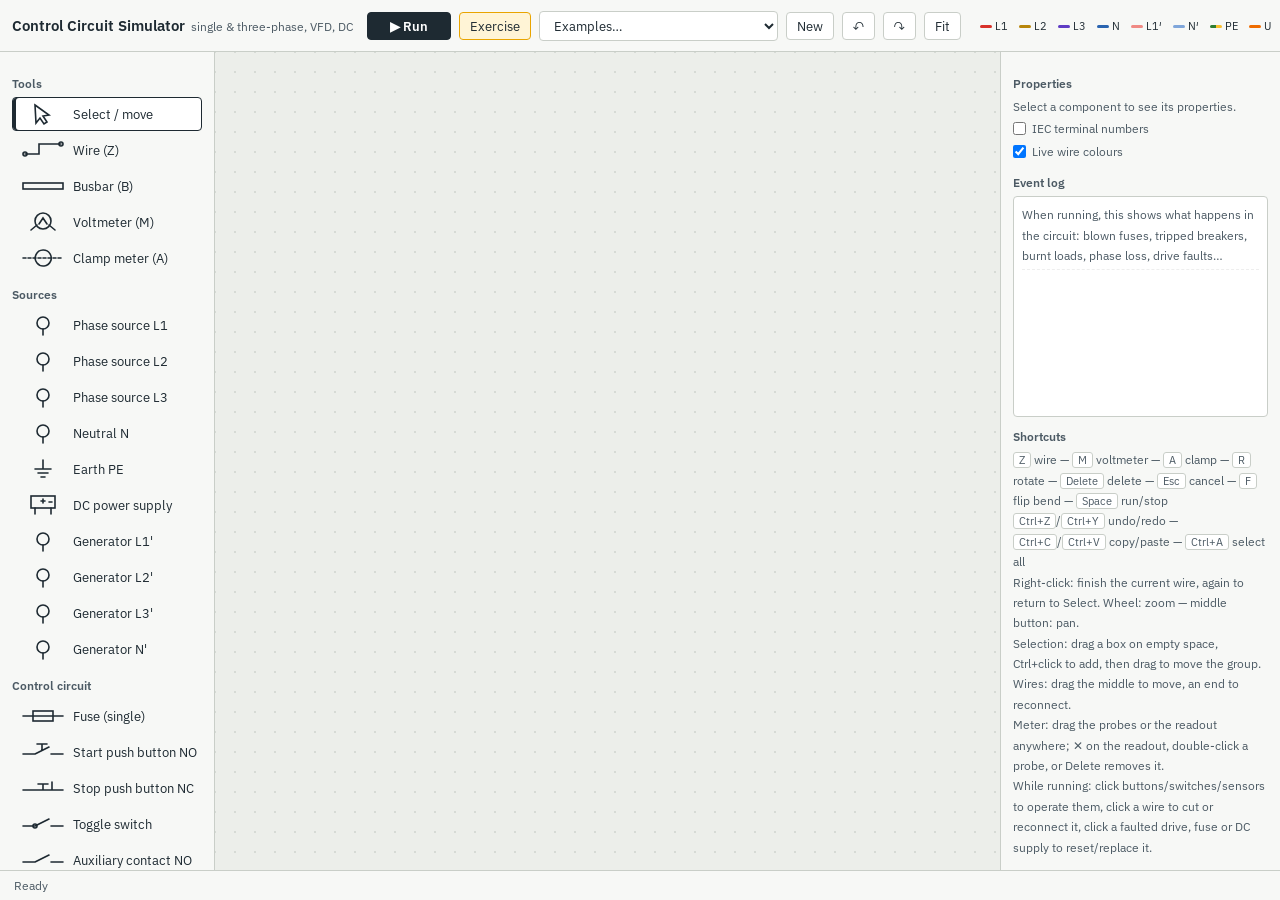
<file: index.html>
<!DOCTYPE html>
<html lang="en">
<head>
<meta charset="UTF-8">
<meta name="viewport" content="width=device-width, initial-scale=1.0, maximum-scale=1.0, user-scalable=no">
<meta name="theme-color" content="#1E2A32">
<link rel="manifest" href="manifest.json">
<title>Electrical Control Circuit Simulator</title>
<link href="https://fonts.googleapis.com/css2?family=IBM+Plex+Sans:wght@400;500;600&family=IBM+Plex+Sans+Arabic:wght@400;500;600&display=swap" rel="stylesheet">
<link rel="stylesheet" href="css/style.css">
</head>
<body>
<div id="app">
  <header>
    <button id="menuBtn">☰</button>
    <h1 id="ttl">Control Circuit Simulator<span id="sub">single &amp; three-phase, VFD, DC</span></h1>
    <button class="primary" id="runBtn">▶ Run</button>
    <button id="resetBtn" hidden>Reset protections</button>
    <button class="accent" id="exBtn">Exercise</button>
    <button id="exGuess" hidden>Diagnose</button>
    <button id="exReveal" hidden>Reveal</button>
    <select class="btn" id="exampleSel"></select>
    <button id="clearBtn">New</button>
    <button id="undoBtn" title="Ctrl+Z">↶</button><button id="redoBtn" title="Ctrl+Y">↷</button>
    <button id="fitBtn">Fit</button>
    <div class="spacer"></div>
    <div id="legend"></div>
    <div class="spacer"></div>
    <button id="pngBtn">PNG</button><button id="printBtn">PDF</button><button id="saveBtn">Save</button><button id="loadBtn">Open</button>
    <button id="langBtn">عربي</button>
    <button id="propBtn">⚙</button>
    <input type="file" id="fileIn" accept=".json">
  </header>
  <aside id="palette"></aside>
  <div id="dim"></div>
  <div id="stage"><canvas id="cv"></canvas></div>
  <aside id="props">
    <button class="closeX" id="propsClose">✕</button>
    <div id="exPanel" hidden></div>
    <h2 id="hProps">Properties</h2>
    <div id="propsBody" class="hint"></div>
    <label class="chk"><input type="checkbox" id="chkNum"> <span id="lblNum">IEC terminal numbers</span></label>
    <label class="chk"><input type="checkbox" id="chkCol" checked> <span id="lblCol">Live wire colours</span></label>
    <h2 id="hLog">Event log</h2>
    <div id="log"></div>
    <h2 id="hKeys">Shortcuts</h2>
    <div class="hint" id="keys"></div>
  </aside>
  <footer><span id="status">Ready</span><span id="simMsg"></span><span class="spacer"></span><span id="coords"></span></footer>
</div>
<script src="js/core.js"></script>
<script src="js/i18n.js"></script>
<script src="js/catalog.js"></script>
<script src="js/state.js"></script>
<script src="js/engine.js"></script>
<script src="js/render.js"></script>
<script src="js/editor.js"></script>
<script src="js/ui.js"></script>
<script src="js/examples.js"></script>
</body>
</html>
</file>
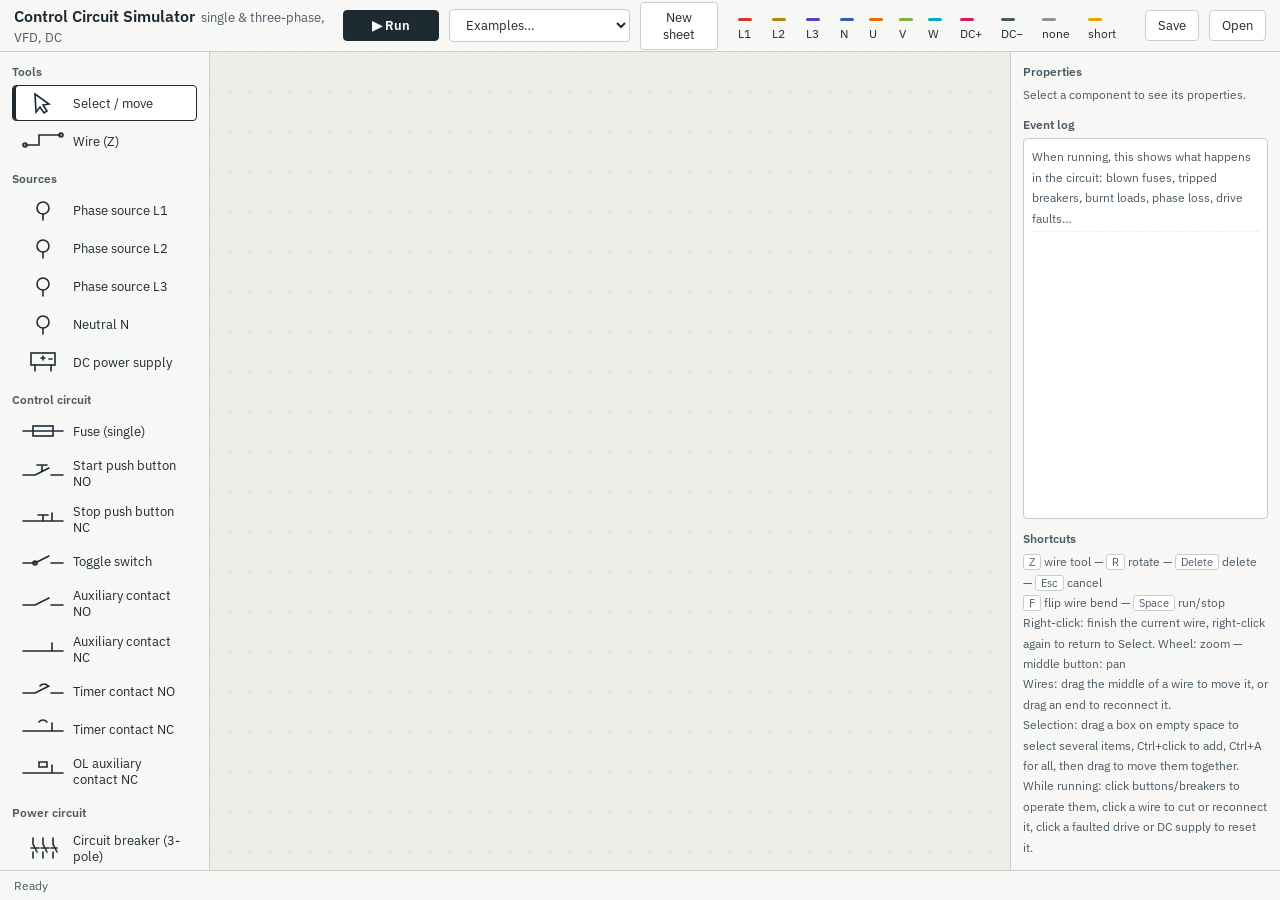
<file: circuit-sim.html>
<!DOCTYPE html>
<html lang="en">
<head>
<meta charset="UTF-8">
<meta name="viewport" content="width=device-width, initial-scale=1.0">
<title>Electrical Control Circuit Simulator</title>
<link href="https://fonts.googleapis.com/css2?family=IBM+Plex+Sans:wght@400;500;600&display=swap" rel="stylesheet">
<style>
  :root{--paper:#ECEEEA;--ink:#1E2A32;--ink-soft:#4C5A64;--line:#C9CEC8;--l1:#D8322A;--l2:#B8860B;--l3:#5F3DC4;--neutral:#2A64B0;--dead:#8A9299;--panel:#F7F8F6;--sel:#E9A400;--ok:#2E7D4F}
  *{box-sizing:border-box;margin:0;padding:0}
  html,body{height:100%;font-family:"IBM Plex Sans","Segoe UI",Tahoma,sans-serif;color:var(--ink);background:var(--paper);overflow:hidden}
  #app{display:grid;grid-template-rows:52px 1fr 30px;grid-template-columns:210px 1fr 270px;height:100vh}
  header{grid-column:1/4;display:flex;align-items:center;gap:10px;padding:0 14px;background:var(--panel);border-bottom:1px solid var(--line)}
  header h1{font-size:16px;font-weight:600;margin-right:8px}
  header h1 span{font-weight:400;color:var(--ink-soft);font-size:13px;margin-left:6px}
  button,select.btn{font:inherit;font-size:13px;border:1px solid var(--line);background:#fff;color:var(--ink);padding:6px 12px;border-radius:4px;cursor:pointer}
  button:hover{border-color:var(--ink-soft)}
  button:focus-visible{outline:2px solid var(--sel);outline-offset:1px}
  button.primary{background:var(--ink);color:#fff;border-color:var(--ink);font-weight:600;min-width:96px}
  button.primary.running{background:var(--l1);border-color:var(--l1)}
  button[hidden]{display:none}
  .spacer{flex:1}
  aside{background:var(--panel);overflow-y:auto;padding:12px}
  #palette{border-right:1px solid var(--line)}
  #props{border-left:1px solid var(--line);display:flex;flex-direction:column}
  aside h2{font-size:12px;font-weight:600;color:var(--ink-soft);margin:12px 0 6px}
  aside h2:first-child{margin-top:0}
  .tool{display:flex;align-items:center;gap:8px;width:100%;padding:5px 8px;margin-bottom:2px;background:transparent;border:1px solid transparent;text-align:left;border-radius:4px}
  .tool:hover{background:#fff;border-color:var(--line)}
  .tool.active{background:#fff;border-color:var(--ink);box-shadow:inset 3px 0 0 var(--ink)}
  .tool svg{width:44px;height:24px;flex:none}
  .tool svg *{stroke:var(--ink);fill:none;stroke-width:1.6;stroke-linecap:round}
  .tool span{font-size:12.5px}
  #stage{position:relative;overflow:hidden;background:var(--paper)}
  canvas{display:block;cursor:crosshair}
  canvas.select{cursor:default}
  canvas.run{cursor:default}
  footer{grid-column:1/4;display:flex;align-items:center;gap:16px;padding:0 14px;font-size:12px;color:var(--ink-soft);background:var(--panel);border-top:1px solid var(--line)}
  footer .warn{color:var(--l1);font-weight:600}
  footer .ok{color:var(--ok);font-weight:600}
  .field{margin-bottom:8px}
  .field label{display:block;font-size:12px;color:var(--ink-soft);margin-bottom:2px}
  .field input,.field select{width:100%;font:inherit;font-size:13px;padding:4px 8px;border:1px solid var(--line);border-radius:4px;background:#fff}
  .field input:focus{outline:2px solid var(--sel);border-color:transparent}
  .row{display:grid;grid-template-columns:1fr 1fr;gap:6px}
  .hint{font-size:12px;color:var(--ink-soft);line-height:1.7}
  .hint kbd{font-family:inherit;background:#fff;border:1px solid var(--line);border-radius:3px;padding:0 5px;font-size:11px}
  .danger{color:var(--l1);border-color:#F1C4C0}
  #legend{display:flex;gap:9px;align-items:center;font-size:11.5px}
  #legend i{display:inline-block;width:14px;height:3px;vertical-align:middle;margin-right:3px;border-radius:2px}
  #log{font-size:12px;line-height:1.55;flex:1;min-height:120px;background:#fff;border:1px solid var(--line);border-radius:4px;padding:6px 8px;overflow-y:auto}
  #log div{padding:2px 0;border-bottom:1px dashed #EEE}
  #log .t{color:var(--ink-soft);font-size:11px;margin-right:4px}
  #log .fault{color:var(--l1)} #log .good{color:var(--ok)}
  input[type=file]{display:none}
</style>
</head>
<body>
<div id="app">
  <header>
    <h1>Control Circuit Simulator<span>single &amp; three-phase, VFD, DC</span></h1>
    <button class="primary" id="runBtn">▶ Run</button>
    <button id="resetBtn" hidden>Reset protections</button>
    <select class="btn" id="exampleSel"><option value="">Examples…</option><option value="dol">DOL starter + run timer</option><option value="vfd">VFD forward / reverse</option></select>
    <button id="clearBtn">New sheet</button>
    <div class="spacer"></div>
    <div id="legend"></div>
    <div class="spacer"></div>
    <button id="saveBtn">Save</button><button id="loadBtn">Open</button>
    <input type="file" id="fileIn" accept=".json">
  </header>
  <aside id="palette"></aside>
  <div id="stage"><canvas id="cv"></canvas></div>
  <aside id="props">
    <h2>Properties</h2>
    <div id="propsBody" class="hint">Select a component to see its properties.</div>
    <h2>Event log</h2>
    <div id="log"><div class="hint">When running, this shows what happens in the circuit: blown fuses, tripped breakers, burnt loads, phase loss, drive faults…</div></div>
    <h2>Shortcuts</h2>
    <div class="hint">
      <kbd>Z</kbd> wire tool — <kbd>R</kbd> rotate — <kbd>Delete</kbd> delete — <kbd>Esc</kbd> cancel<br>
      <kbd>F</kbd> flip wire bend — <kbd>Space</kbd> run/stop<br>
      Right-click: finish the current wire, right-click again to return to Select. Wheel: zoom — middle button: pan<br>
      Wires: drag the middle of a wire to move it, or drag an end to reconnect it.<br>
      Selection: drag a box on empty space to select several items, Ctrl+click to add, Ctrl+A for all, then drag to move them together.<br>
      While running: click buttons/breakers to operate them, click a wire to cut or reconnect it, click a faulted drive or DC supply to reset it.
    </div>
  </aside>
  <footer><span id="status">Ready</span><span id="simMsg"></span><span class="spacer"></span><span id="coords"></span></footer>
</div>

<script>
(() => {
'use strict';
const G=20;
const cv=document.getElementById('cv'), ctx=cv.getContext('2d'), stage=document.getElementById('stage');
const C={paper:'#ECEEEA',ink:'#1E2A32',L1:'#D8322A',L2:'#B8860B',L3:'#5F3DC4',N:'#2A64B0',U:'#EF6C00',V:'#7CB342',W:'#00ACC1','DC+':'#D81B60','DC-':'#455A64',dead:'#8A9299',sel:'#E9A400',grid:'#C5CAC4',white:'#FFFFFF',burnt:'#3A3A3A',short:'#E9A400'};
document.getElementById('legend').innerHTML=[['L1','L1'],['L2','L2'],['L3','L3'],['N','N'],['U','U'],['V','V'],['W','W'],['DC+','DC+'],['DC-','DC−'],['dead','none'],['short','short']].map(([k,n])=>`<span><i style="background:${C[k]}"></i>${n}</span>`).join('');
const NC_TYPES=['pb_nc','k_nc','t_nc','ol'];

// ---------- catalogue ----------
const T2=[[-2,0],[2,0]], T3=[[-2,-2],[0,-2],[2,-2],[-2,2],[0,2],[2,2]], P3=[[0,3],[1,4],[2,5]];
const VFD_T=[[-2,-5],[0,-5],[2,-5],[-2,5],[0,5],[2,5],[-4,-4],[-4,-3],[-4,-2],[-4,-1],[-4,0],[-4,2],[4,-4],[4,-3],[4,-2],[4,0],[4,1],[4,2]];
const VFD_NAMES=['R','S','T','U','V','W','X1','X2','X3','X4','X5','COM','RA','RB','RC','RA','RB','RC'];
const XFN=['NONE','FWD','REV','JOG','MS1','MS2','RESET','EXT_FAULT','COAST'];
const RFN=['NONE','RUN','AT_SPEED','FAULT','READY'];
const src=(n,name)=>({name,kind:'source',src:n,terms:[[0,0]],icon:'<circle cx="22" cy="10" r="6"/><path d="M22 16v6"/>'});
const TYPES={
  L1:src('L1','Phase source L1'),L2:src('L2','Phase source L2'),L3:src('L3','Phase source L3'),N:src('N','Neutral N'),
  dcps:{name:'DC power supply',kind:'source',prefix:'G',terms:[[-1,2],[1,2]],icon:'<rect x="10" y="3" width="24" height="12"/><path d="M14 15v6M30 15v6M20 8h4M22 6v4M28 9h3"/>'},
  fuse:{name:'Fuse (single)',kind:'contact',prefix:'F',terms:T2,pairs:[[0,1]],icon:'<path d="M2 12h40"/><rect x="12" y="7" width="20" height="10"/>'},
  pb_no:{name:'Start push button NO',kind:'contact',prefix:'S',terms:T2,pairs:[[0,1]],icon:'<path d="M2 14h12M30 14h12M14 14l14-7M21 10v-6M16 4h10"/>'},
  pb_nc:{name:'Stop push button NC',kind:'contact',prefix:'S',terms:T2,pairs:[[0,1]],icon:'<path d="M2 14h12M30 14h12M14 14h17M31 14v-8M22 14v-6M17 8h10"/>'},
  sw:{name:'Toggle switch',kind:'contact',prefix:'Q',terms:T2,pairs:[[0,1]],icon:'<path d="M2 14h12M30 14h12M14 14l14-7"/><circle cx="14" cy="14" r="2"/>'},
  k_no:{name:'Auxiliary contact NO',kind:'contact',prefix:'K',terms:T2,pairs:[[0,1]],icon:'<path d="M2 14h12M30 14h12M14 14l14-7"/>'},
  k_nc:{name:'Auxiliary contact NC',kind:'contact',prefix:'K',terms:T2,pairs:[[0,1]],icon:'<path d="M2 14h12M30 14h12M14 14h17M31 14v-8"/>'},
  t_no:{name:'Timer contact NO',kind:'contact',prefix:'T',terms:T2,pairs:[[0,1]],icon:'<path d="M2 14h12M30 14h12M14 14l14-7"/><path d="M19 7a5 5 0 0 1 8 0"/>'},
  t_nc:{name:'Timer contact NC',kind:'contact',prefix:'T',terms:T2,pairs:[[0,1]],icon:'<path d="M2 14h12M30 14h12M14 14h17M31 14v-8"/><path d="M18 5a5 5 0 0 1 8 0"/>'},
  ol:{name:'OL auxiliary contact NC',kind:'contact',prefix:'F',terms:T2,pairs:[[0,1]],icon:'<path d="M2 14h12M30 14h12M14 14h17M31 14v-8M18 8h8v-5h-8z"/>'},
  mcb3:{name:'Circuit breaker (3-pole)',kind:'contact',prefix:'Q',terms:T3,pairs:P3,icon:'<path d="M12 2v6l4 8M12 16v6M22 2v6l4 8M22 16v6M32 2v6l4 8M32 16v6"/><path d="M10 12h26" stroke-dasharray="3 2"/>'},
  k3:{name:'Contactor main contacts (3-pole)',kind:'contact',prefix:'K',terms:T3,pairs:P3,icon:'<path d="M12 2v6l4 8M12 16v6M22 2v6l4 8M22 16v6M32 2v6l4 8M32 16v6"/><path d="M10 12h26" stroke-dasharray="3 2"/>'},
  ol3:{name:'Overload relay OL (3-pole)',kind:'contact',prefix:'F',terms:T3,pairs:P3,icon:'<path d="M12 2v20M22 2v20M32 2v20"/><rect x="9" y="8" width="6" height="8"/><rect x="19" y="8" width="6" height="8"/><rect x="29" y="8" width="6" height="8"/>'},
  vfd:{name:'AC drive (VFD)',kind:'vfd',prefix:'U',terms:VFD_T,pairs:[[12,14],[13,14],[15,17],[16,17]],icon:'<rect x="8" y="3" width="28" height="18"/><path d="M12 8h6M26 8h6M12 14c2-4 4-4 6 0s4 4 6 0"/>'},
  coil:{name:'Contactor coil',kind:'load',prefix:'K',terms:T2,icon:'<path d="M2 11h10M32 11h10"/><rect x="12" y="4" width="20" height="14"/>'},
  timer:{name:'On-delay timer',kind:'load',prefix:'T',terms:T2,icon:'<path d="M2 11h10M32 11h10"/><rect x="12" y="4" width="20" height="14"/><path d="M18 7h8l-8 8h8"/>'},
  lamp:{name:'Indicator lamp',kind:'load',prefix:'H',terms:T2,icon:'<path d="M2 11h13M29 11h13"/><circle cx="22" cy="11" r="7"/><path d="M17 6l10 10M27 6l-10 10"/>'},
  motor1:{name:'Single-phase motor',kind:'load',prefix:'M',terms:T2,icon:'<path d="M2 11h12M32 11h10"/><circle cx="22" cy="11" r="9"/><path d="M18 15v-8l4 5 4-5v8"/>'},
  buzzer:{name:'Buzzer',kind:'load',prefix:'P',terms:T2,icon:'<path d="M2 11h13M29 11h13"/><path d="M15 15a7 7 0 0 1 14 0z"/>'},
  heater:{name:'Heater',kind:'load',prefix:'E',terms:T2,icon:'<path d="M2 11h10M32 11h10"/><rect x="12" y="5" width="20" height="12"/><path d="M14 11l3-4 3 8 3-8 3 8 3-8 3 4"/>'},
  motor3:{name:'3-phase motor',kind:'load3',prefix:'M',terms:[[-2,-2],[0,-2],[2,-2]],icon:'<path d="M12 1v7M22 1v7M32 1v7"/><circle cx="22" cy="15" r="7.5"/><path d="M19 18v-6l3 4 3-4v6"/>'},
};
const PALETTE=[['Sources',['L1','L2','L3','N','dcps']],['Control circuit',['fuse','pb_no','pb_nc','sw','k_no','k_nc','t_no','t_nc','ol']],['Power circuit',['mcb3','k3','ol3','vfd','motor3']],['Single-phase / DC loads',['coil','timer','lamp','motor1','buzzer','heater']]];
const LOAD_W={coil:10,timer:3,lamp:5,motor1:750,buzzer:3,heater:2000};

// ---------- state ----------
let doc={comps:[],wires:[],nextId:1};
let tool='select',rotGhost=0,sel={comps:new Set(),wires:new Set()},marquee=null,mouse={x:0,y:0,gx:0,gy:0},wireStart=null,wireFlip=false,drag=null;
let view={x:40,y:40,z:1};
let running=false,lastT=0,simTime=0,sim=freshSim(),mains={tripped:false},sparks=[];
function freshSim(){ return {pot:new Map(),shorts:[],unstable:false,loadState:new Map(),r:null}; }
const key=(x,y)=>x+','+y;
const clearSel=()=>{ sel={comps:new Set(),wires:new Set()}; };
const selCount=()=>sel.comps.size+sel.wires.size;
const cloneWires=()=>doc.wires.map(w=>({...w}));
function nextLabel(prefix){ const used=new Set(doc.comps.map(c=>c.label)); let n=1; while(used.has(prefix+n)) n++; return prefix+n; }
function defaults(type){
  const t=TYPES[type];
  const d={preset:type==='ol3'?5:3,color:'#FFD23F',power:t.kind==='load3'?2.2:(LOAD_W[type]||10),poles:4,loadPct:100,iset:5,rating:type==='mcb3'?16:2,vrate:230,volts:24,
    pressed:false,on:type==='mcb3',tripped:false,blown:false,burnt:false,elapsed:0,done:false,stress:0,heat:0,current:0};
  if (type==='vfd') Object.assign(d,{power:2.2,volt:400,irated:5.5,fmax:50,setf:50,ms1:10,ms2:25,ms3:40,accel:3,decel:3,xfn:['FWD','REV','MS1','MS2','RESET'],rfn:['RUN','FAULT'],
    freq:0,target:0,running:false,powered:false,fault:null,phlT:0,oplT:0,rel:[false,false],resetPrev:false});
  return d;
}
function addComp(type,x,y,rot,label){
  const t=TYPES[type];
  const c={id:doc.nextId++,type,x,y,rot:rot||0,label:label||(t.src?t.src:nextLabel(t.prefix)),...defaults(type)};
  doc.comps.push(c); return c;
}
function addWire(ax,ay,bx,by){ if(ax===bx&&ay===by) return; doc.wires.push({id:doc.nextId++,ax,ay,bx,by,cut:false}); }
function rotOff(dx,dy,rot){ let r=rot%4; while(r-->0){ const t=dx; dx=-dy; dy=t; } return [dx,dy]; }
function terminals(c){ return TYPES[c.type].terms.map(([dx,dy])=>{ const [x,y]=rotOff(dx,dy,c.rot); return {x:c.x+x,y:c.y+y}; }); }
function rectBox(c,x0,y0,x1,y1){ const pts=[[x0,y0],[x1,y0],[x1,y1],[x0,y1]].map(([dx,dy])=>rotOff(dx,dy,c.rot)); const xs=pts.map(p=>p[0]),ys=pts.map(p=>p[1]); const a=Math.min(...xs),b=Math.min(...ys); return {x:c.x+a,y:c.y+b,w:Math.max(...xs)-a,h:Math.max(...ys)-b}; }
function bbox(c){
  const t=TYPES[c.type];
  if (c.type==='dcps') return rectBox(c,-1.6,-1.2,1.6,2.2);
  if (t.kind==='source') return rectBox(c,-1,-2.2,1,0.2);
  if (t.kind==='vfd') return rectBox(c,-4.2,-5.2,4.2,5.2);
  if (t.kind==='load3'||t.terms.length===6) return rectBox(c,-2.6,-2,2.6,2.3);
  return rectBox(c,-2,-1.6,2,0.8);
}

// ---------- logic ----------
const isMains=s=>s==='L1'||s==='L2'||s==='L3';
const base=n=>n?n.split('@')[0]:n;
const drvId=n=>n&&n.includes('@')?parseInt(n.split('@')[1]):null;
function coilOn(label){ for (const c of doc.comps) if (c.label===label&&(c.type==='coil'||c.type==='timer')&&sim.loadState.get(c.id)==='on') return true; return false; }
function timerDone(label){ for (const c of doc.comps) if (c.label===label&&c.type==='timer'&&c.done) return true; return false; }
function olTripped(label){ const o=doc.comps.filter(c=>c.type==='ol3'&&c.label===label); return o.length?o.some(c=>c.tripped):null; }
function pairClosed(c,i){
  switch(c.type){
    case 'pb_no': return c.pressed; case 'pb_nc': return !c.pressed; case 'sw': return c.on;
    case 'k_no': case 'k3': return coilOn(c.label); case 'k_nc': return !coilOn(c.label);
    case 't_no': return timerDone(c.label); case 't_nc': return !timerDone(c.label);
    case 'ol': { const t=olTripped(c.label); return !(t===null?c.tripped:t); }
    case 'fuse': return !c.blown; case 'mcb3': return c.on&&!c.tripped; case 'ol3': return !c.tripped;
    case 'vfd': { const rel=c.rel[i<2?0:1]; return (i%2===0)?rel:!rel; }
  }
  return false;
}
function sourceNodes(c){ // [{i:termIndex,name}]
  const t=TYPES[c.type];
  if (t.src) return mains.tripped?[]:[{i:0,name:t.src}];
  if (c.type==='dcps') return c.tripped?[]:[{i:0,name:'DC+@'+c.id},{i:1,name:'DC-@'+c.id}];
  if (c.type==='vfd'&&c.running&&!c.fault){ const rev=c.freq<0; return [{i:3,name:'U@'+c.id},{i:4,name:(rev?'W':'V')+'@'+c.id},{i:5,name:(rev?'V':'W')+'@'+c.id}]; }
  return [];
}
function onSegment(p,w){ if (w.ay===w.by) return p.y===w.ay&&p.x>=Math.min(w.ax,w.bx)&&p.x<=Math.max(w.ax,w.bx); if (w.ax===w.bx) return p.x===w.ax&&p.y>=Math.min(w.ay,w.by)&&p.y<=Math.max(w.ay,w.by); return false; }
function nodePoints(){ const pts=new Map(); for (const w of doc.wires){ pts.set(key(w.ax,w.ay),{x:w.ax,y:w.ay}); pts.set(key(w.bx,w.by),{x:w.bx,y:w.by}); } for (const c of doc.comps) for (const t of terminals(c)) pts.set(key(t.x,t.y),t); return [...pts.values()]; }
function solveOnce(forceOpen){
  const parent=new Map();
  const find=k=>{ while(parent.has(k)&&parent.get(k)!==k) k=parent.get(k); return k; };
  const union=(a,b)=>{ const ra=find(a),rb=find(b); if(!parent.has(ra)) parent.set(ra,ra); if(!parent.has(rb)) parent.set(rb,rb); if(ra!==rb) parent.set(ra,rb); };
  const pts=nodePoints();
  for (const w of doc.wires){ if (w.cut) continue; const a=key(w.ax,w.ay); union(a,a); for (const p of pts) if (onSegment(p,w)) union(a,key(p.x,p.y)); }
  const srcPts={};
  for (const c of doc.comps){
    const t=TYPES[c.type], term=terminals(c);
    for (const s of sourceNodes(c)) (srcPts[s.name]=srcPts[s.name]||[]).push(key(term[s.i].x,term[s.i].y));
    if (t.pairs&&!(forceOpen&&forceOpen.has(c.id))) t.pairs.forEach(([a,b],i)=>{ if (pairClosed(c,i)) union(key(term[a].x,term[a].y),key(term[b].x,term[b].y)); });
  }
  const srcOf=new Map();
  for (const name in srcPts){ const ks=srcPts[name]; for (let i=1;i<ks.length;i++) union(ks[0],ks[i]); const r=find(ks[0]); if(!srcOf.has(r)) srcOf.set(r,new Set()); srcOf.get(r).add(name); }
  const shorts=[]; for (const [r,s] of srcOf) if (s.size>=2) shorts.push({root:r,names:[...s]});
  const potOf=k=>{ const s=srcOf.get(find(k)); if(!s) return '0'; if(s.size>=2) return 'short'; return [...s][0]; };
  const pot=new Map(); for (const p of pts) pot.set(key(p.x,p.y),potOf(key(p.x,p.y)));
  return {find,srcOf,shorts,pot,potOf,pts};
}
function voltBetween(a,b){ // returns volts between two source potential names (0 if none)
  if (!a||!b||a==='0'||b==='0'||a===b) return 0;
  const A=base(a),B=base(b);
  if (isMains(A)&&isMains(B)) return 400;
  if ((isMains(A)&&B==='N')||(isMains(B)&&A==='N')) return 230;
  if (A.startsWith('DC')&&B.startsWith('DC')){ if (drvId(a)===drvId(b)){ const ps=doc.comps.find(c=>c.id===drvId(a)); return ps?ps.volts:24; } return 48; }
  if ('UVW'.includes(A)&&'UVW'.includes(B)){ const d=doc.comps.find(c=>c.id===drvId(a)); return d?400*Math.min(1,Math.abs(d.freq)/50):400; }
  return 400; // mixed systems: treat as dangerous
}
function evaluateLoads(r){
  const st=new Map();
  const loads2=doc.comps.filter(c=>TYPES[c.type].kind==='load'&&!c.burnt);
  const adj=new Map();
  for (const c of loads2){ const t=terminals(c),a=r.find(key(t[0].x,t[0].y)),b=r.find(key(t[1].x,t[1].y)); (adj.get(a)||adj.set(a,[]).get(a)).push({c,o:b}); (adj.get(b)||adj.set(b,[]).get(b)).push({c,o:a}); }
  const reach=(start,excl,notSrc)=>{ const seen=new Set([start]),q=[start]; while(q.length){ const n=q.shift(); const s=r.srcOf.get(n); if (s&&s.size===1&&[...s][0]!==notSrc) return [...s][0]; for (const e of (adj.get(n)||[])) if (e.c!==excl&&!seen.has(e.o)){ seen.add(e.o); q.push(e.o); } } return null; };
  const mixCache=new Map();
  const mixOf=root=>{ if (mixCache.has(root)) return mixCache.get(root); const seen=new Set([root]),q=[root],names=new Set(); while(q.length){ const n=q.shift(); const s=r.srcOf.get(n); if (s) for (const nm of s) names.add(nm); for (const e of (adj.get(n)||[])) if (!seen.has(e.o)){ seen.add(e.o); q.push(e.o); } } const v=[...names].sort().join('+'); mixCache.set(root,v); return v; };
  for (const p of r.pts){ const k=key(p.x,p.y); if (r.pot.get(k)==='0'){ const m=mixOf(r.find(k)); if (m) r.pot.set(k,m); } }
  for (const c of doc.comps){
    const t=TYPES[c.type];
    if (t.kind==='load'){
      if (c.burnt){ st.set(c.id,'burnt'); continue; }
      const term=terminals(c),ka=key(term[0].x,term[0].y),kb=key(term[1].x,term[1].y),a=r.potOf(ka),b=r.potOf(kb);
      let s='off', v=0;
      if (a==='short'||b==='short') s='off';
      else if (a!=='0'&&b!=='0'){ v=voltBetween(a,b); }
      else if (a!=='0'&&b==='0'){ const o=reach(r.find(kb),c,a); if (o){ v=voltBetween(a,o); s=v>c.vrate*1.25?'back':'weak'; } }
      else if (b!=='0'&&a==='0'){ const o=reach(r.find(ka),c,b); if (o){ v=voltBetween(b,o); s=v>c.vrate*1.25?'back':'weak'; } }
      if (s==='off'&&v>0){ const ratio=v/c.vrate; s=ratio>1.25?'over':ratio<0.7?'weak':'on'; }
      c.volts=v; st.set(c.id,s);
    } else if (t.kind==='load3'){
      if (c.burnt){ st.set(c.id,'burnt'); continue; }
      const ps=terminals(c).map(p=>r.potOf(key(p.x,p.y)));
      if (ps.includes('short')){ st.set(c.id,'off'); continue; }
      const mp=new Set(ps.filter(isMains)); const drv=new Set(ps.filter(p=>'UVW'.includes(base(p))));
      const dids=new Set([...drv].map(drvId));
      if (mp.size===3){ c.freq=50; c.drive=null; st.set(c.id,'on'); }
      else if (drv.size===3&&dids.size===1){ const d=doc.comps.find(x=>x.id===[...dids][0]); c.freq=Math.abs(d.freq); c.drive=d.id; c.rev=d.freq<0; st.set(c.id,'on'); }
      else if (mp.size+drv.size===2) st.set(c.id,'loss');
      else st.set(c.id,'off');
    }
  }
  return st;
}
function motorIn(c){ return c.power*2.1; }
function motorCurrent(c){ const s=sim.loadState.get(c.id); if (c.type==='motor3'){ if (s==='on') return motorIn(c)*c.loadPct/100; if (s==='loss') return motorIn(c)*c.loadPct/100*1.73; return 0; } if (TYPES[c.type].kind==='load'){ if (s==='on'||s==='over'||s==='back') return c.power/Math.max(1,c.volts||c.vrate); } return 0; }
function simulate(dt){
  simTime+=dt;
  for (const c of doc.comps) if (c.type==='timer'){ if (sim.loadState.get(c.id)==='on'){ c.elapsed=Math.min(c.elapsed+dt,c.preset); if(!c.done&&c.elapsed>=c.preset){ c.done=true; log(`${c.label}: delay elapsed (${c.preset}s) — timer contacts changed over`,'good'); } } else { c.elapsed=0; c.done=false; } }
  let r,stable=false;
  for (let i=0;i<40;i++){
    r=solveOnce(); const st=evaluateLoads(r);
    let same=true; for (const [id,v] of st) if ((sim.loadState.get(id)||'off')!==v){ same=false; break; }
    if (i===0) for (const [id,v] of st){ const c=doc.comps.find(x=>x.id===id); const prev=sim.loadState.get(id)||'off'; if (prev!==v) noteTransition(c,prev,v); }
    sim.loadState=st; if (same){ stable=true; break; }
  }
  sim.pot=r.pot; sim.shorts=r.shorts; sim.unstable=!stable; sim.r=r;
  if (r.shorts.length) handleShort(r);
  for (const v of doc.comps) if (v.type==='vfd') vfdUpdate(v,r,dt);
  // thermal / damage
  for (const c of doc.comps){
    const s=sim.loadState.get(c.id);
    if (s==='over'){ c.stress+=dt; if (c.stress>1.5){ c.burnt=true; log(`${c.label}: burnt out! ${Math.round(c.volts)}V applied to a ${c.vrate}V load`,'fault'); } }
    else if (s==='back'){ c.stress+=dt; if (c.stress>3){ c.burnt=true; log(`${c.label}: burnt out by back-feed — neutral lost, current flows phase-to-phase through the loads`,'fault'); } }
    else if (s==='loss'){ c.stress+=dt; if (c.stress>15){ c.burnt=true; log(`${c.label}: motor burnt out after running on two phases with no overload protection`,'fault'); } }
    else if (!c.burnt) c.stress=Math.max(0,c.stress-dt*0.5);
  }
  for (const m of doc.comps) if (m.type==='motor3'&&!m.burnt&&sim.loadState.get(m.id)==='on'){ const ratio=motorCurrent(m)/motorIn(m); if (ratio>1.15){ m.stress+=dt*(ratio*ratio-1); if (m.stress>40){ m.burnt=true; log(`${m.label}: motor burnt out — current stayed at ${motorCurrent(m).toFixed(1)} A (${Math.round(ratio*100)}% of rated) with no protection tripping`,'fault'); } } else m.stress=Math.max(0,m.stress-dt); }
  // OL relays
  for (const ol of doc.comps.filter(c=>c.type==='ol3'&&!c.tripped)){
    const I=currentThrough(ol,r); ol.current=I; const ratio=I/ol.iset;
    if (ratio>1.05){ ol.heat+=dt*(ratio*ratio-1)/3; if (ol.heat>=ol.preset){ ol.tripped=true; ol.heat=0; log(`${ol.label}: overload relay tripped — current ${I.toFixed(1)} A exceeds setting ${ol.iset} A (${Math.round(ratio*100)}%)`,'fault'); } }
    else ol.heat=Math.max(0,ol.heat-dt*0.5);
  }
  // fuses and breakers (thermal)
  for (const f of doc.comps.filter(c=>(c.type==='fuse'&&!c.blown)||(c.type==='mcb3'&&c.on&&!c.tripped))){
    const I=currentThrough(f,r); f.current=I; const ratio=I/f.rating;
    if (ratio>1.1){ f.heat+=dt*(ratio*ratio-1); if (f.heat>3){ if (f.type==='fuse'){ f.blown=true; log(`${f.label}: fuse blown — ${I.toFixed(1)} A through a ${f.rating} A fuse`,'fault'); } else { f.tripped=true; log(`${f.label}: breaker tripped on overload — ${I.toFixed(1)} A through a ${f.rating} A breaker`,'fault'); } f.heat=0; } }
    else f.heat=Math.max(0,f.heat-dt);
  }
  updateRunPanel();
}
function currentThrough(dev,r){ // loads that lose supply when dev is opened are fed through it
  const before=sim.loadState; const r2=solveOnce(new Set([dev.id])); const after=evaluateLoads(r2);
  let I=0; for (const c of doc.comps){ const b=before.get(c.id),a=after.get(c.id); if ((b==='on'||b==='loss'||b==='over'||b==='back')&&a!==b) I+=motorCurrent(c); }
  return I;
}
function noteTransition(c,prev,v){
  if (v==='on'&&c.type==='coil') log(`${c.label}: contactor pulled in — its contacts closed`,'good');
  else if (prev==='on'&&v!=='on'&&c.type==='coil') log(`${c.label}: contactor dropped out`);
  else if (v==='on'&&c.type==='motor3') log(`${c.label}: motor running${c.drive?` from drive (${c.rev?'reverse':'forward'})`:' on 3 mains phases'}`,'good');
  else if (v==='loss'&&c.type==='motor3') log(`${c.label}: phase loss! Motor hums and draws excess current`,'fault');
  else if (v==='weak') log(`${c.label}: undervoltage (${Math.round(c.volts)}V on a ${c.vrate}V load) — does not operate properly`,'fault');
  else if (v==='back') log(`${c.label}: back-feed! Neutral is lost and this load is in series with a load fed from another phase — ${Math.round(c.volts)}V across the chain`,'fault');
  else if (v==='over') log(`${c.label}: overvoltage — ${Math.round(c.volts)}V on a ${c.vrate}V load`,'fault');
  else if (v==='on'&&c.type==='timer') log(`${c.label}: timer started counting`);
}
function handleShort(r){
  for (const w of doc.wires) if (!w.cut&&r.pot.get(key(w.ax,w.ay))==='short') sparks.push({x:(w.ax+w.bx)/2*G,y:(w.ay+w.by)/2*G,until:simTime+1.5});
  let mainsShort=false, names=[];
  for (const sh of r.shorts){
    names.push(sh.names.map(base).join(' and '));
    for (const n of sh.names){ const id=drvId(n); if (id!==null){ const d=doc.comps.find(c=>c.id===id); if (d&&d.type==='vfd'&&!d.fault) vfdFault(d,'OC','output short circuit'); if (d&&d.type==='dcps'&&!d.tripped){ d.tripped=true; log(`${d.label}: DC supply output shorted — electronic protection shut the output down (click it to reset)`,'fault'); } } }
    if (sh.names.filter(n=>isMains(n)||n==='N').length>=2) mainsShort=true;
  }
  if (!mainsShort) return;
  const txt=names.join(', ');
  const cands=doc.comps.filter(c=>(c.type==='fuse'||c.type==='mcb3')&&pairClosed(c,0));
  const inPath=cands.filter(c=>solveOnce(new Set([c.id])).shorts.length<r.shorts.length);
  if (inPath.length){ const minR=Math.min(...inPath.map(c=>c.rating)); const first=inPath.filter(c=>c.rating===minR); for (const c of first){ if (c.type==='fuse'){ c.blown=true; log(`${c.label}: fuse blown — short circuit between ${txt}`,'fault'); } else { c.tripped=true; log(`${c.label}: breaker tripped — short circuit between ${txt}`,'fault'); } } }
  else if (!mains.tripped){ mains.tripped=true; log(`Short circuit between ${txt} with no fuse or breaker in the path — the panel main breaker tripped and the whole supply is lost`,'fault'); }
}
// ---------- VFD ----------
function vfdFault(v,code,why){ v.fault=code; v.freq=0; v.target=0; v.running=false; log(`${v.label}: drive fault ${code} — ${why} (motor coasts to stop, fault relay active)`,'fault'); }
function vfdUpdate(v,r,dt){
  const t=terminals(v); const P=i=>r.potOf(key(t[i].x,t[i].y)); const F=i=>r.find(key(t[i].x,t[i].y));
  const inP=[P(0),P(1),P(2)]; let powered=false,phl=false;
  if (inP.some(p=>p==='short')) powered=false;
  else if (v.volt===400){ const ph=new Set(inP.filter(isMains)); powered=ph.size>=2; phl=ph.size===2; }
  else powered=(isMains(inP[0])&&inP[1]==='N')||(isMains(inP[1])&&inP[0]==='N');
  if (!powered){ if (v.powered){ log(`${v.label}: drive lost its supply — display off`); } v.powered=false; v.freq=0; v.target=0; v.running=false; v.fault=null; v.rel=[false,false]; v.heat=0; return; }
  if (!v.powered){ v.powered=true; log(`${v.label}: drive powered up — READY`,'good'); }
  const com=F(11); const x=i=>F(6+i)===com;
  const fn={}; v.xfn.forEach((f,i)=>{ if (x(i)) fn[f]=true; });
  if (phl){ v.phlT+=dt; if (v.phlT>1&&!v.fault) vfdFault(v,'PHL','input phase loss on R/S/T'); } else v.phlT=0;
  if (fn.EXT_FAULT&&!v.fault) vfdFault(v,'EF','external fault input active');
  if (fn.RESET&&!v.resetPrev&&v.fault){ v.fault=null; log(`${v.label}: fault reset via ${v.xfn.indexOf('RESET')>=0?'X'+(v.xfn.indexOf('RESET')+1):'input'}`,'good'); }
  v.resetPrev=!!fn.RESET;
  let target=0;
  if (!v.fault&&!fn.COAST){
    let f=v.setf; if (fn.MS1&&fn.MS2) f=v.ms3; else if (fn.MS1) f=v.ms1; else if (fn.MS2) f=v.ms2;
    if (fn.JOG) f=5;
    const dir=(fn.FWD&&!fn.REV)?1:(fn.REV&&!fn.FWD)?-1:(fn.JOG?1:0);
    target=Math.min(f,v.fmax)*dir;
  }
  if (fn.COAST||v.fault) v.freq=0;
  const wasRun=v.running;
  if (v.target!==target){ if (target!==0) log(`${v.label}: run command ${target>0?'FORWARD':'REVERSE'} → ${Math.abs(target)} Hz`); else if (wasRun) log(`${v.label}: stop command — decelerating (${v.decel}s)`); v.target=target; }
  const rate=v.fmax/(Math.abs(target)>Math.abs(v.freq)?Math.max(0.1,v.accel):Math.max(0.1,v.decel));
  if (v.freq<target) v.freq=Math.min(target,v.freq+rate*dt); else if (v.freq>target) v.freq=Math.max(target,v.freq-rate*dt);
  v.running=Math.abs(v.freq)>0.05;
  // output monitoring
  const outSets=new Set([F(3),F(4),F(5)]); let I=0,loss=false;
  for (const m of doc.comps) if (m.type==='motor3'&&terminals(m).some(p=>outSets.has(r.find(key(p.x,p.y))))){ I+=motorCurrent(m); if (sim.loadState.get(m.id)==='loss') loss=true; }
  v.current=v.running?I:0;
  if (v.running&&loss){ v.oplT+=dt; if (v.oplT>0.5&&!v.fault) vfdFault(v,'OPL','output phase loss — a motor lead is open'); } else v.oplT=0;
  if (v.running){ const ratio=I/v.irated; if (ratio>2.5&&!v.fault) vfdFault(v,'OC',`overcurrent — ${I.toFixed(1)} A vs rated ${v.irated} A`); else if (ratio>1.05){ v.heat+=dt*(ratio*ratio-1)/3; if (v.heat>10&&!v.fault){ v.heat=0; vfdFault(v,'oL',`drive overload — ${I.toFixed(1)} A exceeds rated ${v.irated} A for too long`); } } else v.heat=Math.max(0,v.heat-dt); }
  v.rel=v.rfn.map(f=>f==='RUN'?v.running:f==='AT_SPEED'?(v.running&&Math.abs(Math.abs(v.freq)-Math.abs(v.target))<0.3):f==='FAULT'?!!v.fault:f==='READY'?!v.fault:false);
}
function resetProtection(){ mains.tripped=false; for (const c of doc.comps){ c.blown=false; c.tripped=false; c.burnt=false; c.stress=0; c.heat=0; if(c.type==='mcb3') c.on=true; if(c.type==='vfd') c.fault=null; } log('Protections reset, burnt components replaced','good'); }
function log(msg,cls){ const el=document.getElementById('log'); if (el.querySelector('.hint')) el.innerHTML=''; const d=document.createElement('div'); d.className=cls||''; d.innerHTML=`<span class="t">${simTime.toFixed(1)}s</span>${msg}`; el.appendChild(d); el.scrollTop=el.scrollHeight; }

// ---------- rendering ----------
function resize(){ cv.width=stage.clientWidth*devicePixelRatio; cv.height=stage.clientHeight*devicePixelRatio; cv.style.width=stage.clientWidth+'px'; cv.style.height=stage.clientHeight+'px'; draw(); }
window.addEventListener('resize',resize);
function potColors(x,y){ if(!running) return [C.ink]; const p=sim.pot.get(key(x,y)); if(p==='short') return [C.short]; if(!p||p==='0') return [C.dead]; return p.split('+').map(n=>C[base(n)]||C.dead); }
function strokeMulti(x1,y1,x2,y2,cols,width){ ctx.lineWidth=width||2; if (cols.length<=1){ ctx.strokeStyle=cols[0]; ctx.beginPath(); ctx.moveTo(x1,y1); ctx.lineTo(x2,y2); ctx.stroke(); return; } const seg=10; cols.forEach((col,i)=>{ ctx.strokeStyle=col; ctx.setLineDash([seg,seg*(cols.length-1)]); ctx.lineDashOffset=-seg*i; ctx.beginPath(); ctx.moveTo(x1,y1); ctx.lineTo(x2,y2); ctx.stroke(); }); ctx.setLineDash([]); ctx.lineDashOffset=0; }
function draw(){
  ctx.setTransform(devicePixelRatio,0,0,devicePixelRatio,0,0); ctx.fillStyle=C.paper; ctx.fillRect(0,0,cv.width,cv.height);
  ctx.translate(view.x,view.y); ctx.scale(view.z,view.z);
  const W=stage.clientWidth/view.z,H=stage.clientHeight/view.z,ox=-view.x/view.z,oy=-view.y/view.z;
  ctx.fillStyle=C.grid; const gx0=Math.floor(ox/G)*G,gy0=Math.floor(oy/G)*G;
  for (let x=gx0;x<ox+W;x+=G) for (let y=gy0;y<oy+H;y+=G) ctx.fillRect(x-0.75,y-0.75,1.5,1.5);
  ctx.lineCap='round'; ctx.lineJoin='round';
  for (const w of doc.wires){
    const isSel=sel.wires.has(w.id); const wcols=isSel?[C.sel]:potColors(w.ax,w.ay);
    const ax=w.ax*G,ay=w.ay*G,bx=w.bx*G,by=w.by*G;
    if (w.cut){ const mx=(ax+bx)/2,my=(ay+by)/2,dx=bx-ax,dy=by-ay,L=Math.hypot(dx,dy)||1,ux=dx/L*7,uy=dy/L*7; ctx.strokeStyle=C.dead; ctx.lineWidth=2; ctx.beginPath(); ctx.moveTo(ax,ay); ctx.lineTo(mx-ux,my-uy); ctx.moveTo(mx+ux,my+uy); ctx.lineTo(bx,by); ctx.stroke(); ctx.strokeStyle=C.L1; ctx.lineWidth=1.5; ctx.beginPath(); ctx.moveTo(mx-5,my-5); ctx.lineTo(mx+5,my+5); ctx.moveTo(mx+5,my-5); ctx.lineTo(mx-5,my+5); ctx.stroke(); }
    else strokeMulti(ax,ay,bx,by,wcols,isSel?4:2);
    if (isSel&&!running){ ctx.fillStyle=C.white; ctx.strokeStyle=C.sel; ctx.lineWidth=1.5; for (const [x,y] of [[ax,ay],[bx,by]]){ ctx.beginPath(); ctx.rect(x-4,y-4,8,8); ctx.fill(); ctx.stroke(); } }
  }
  const deg=new Map(),pts=nodePoints();
  for (const w of doc.wires) for (const p of pts) if (onSegment(p,w)){ const k=key(p.x,p.y); const interior=!((p.x===w.ax&&p.y===w.ay)||(p.x===w.bx&&p.y===w.by)); deg.set(k,(deg.get(k)||0)+(interior?2:1)); }
  for (const c of doc.comps) for (const t of terminals(c)){ const k=key(t.x,t.y); deg.set(k,(deg.get(k)||0)+1); }
  for (const p of pts) if ((deg.get(key(p.x,p.y))||0)>=3){ ctx.fillStyle=potColors(p.x,p.y)[0]; ctx.beginPath(); ctx.arc(p.x*G,p.y*G,3.5,0,Math.PI*2); ctx.fill(); }
  if (tool==='wire'&&wireStart){ const segs=elbow(wireStart,{x:mouse.gx,y:mouse.gy}); ctx.strokeStyle=C.sel; ctx.lineWidth=2; ctx.setLineDash([6,4]); ctx.beginPath(); ctx.moveTo(wireStart.x*G,wireStart.y*G); for (const s of segs) ctx.lineTo(s.bx*G,s.by*G); ctx.stroke(); ctx.setLineDash([]); }
  for (const c of doc.comps) drawComp(c,sel.comps.has(c.id));
  if (marquee){ ctx.strokeStyle=C.sel; ctx.fillStyle='rgba(233,164,0,0.08)'; ctx.lineWidth=1; ctx.setLineDash([5,3]); const x=Math.min(marquee.x0,mouse.x),y=Math.min(marquee.y0,mouse.y),w=Math.abs(mouse.x-marquee.x0),h=Math.abs(mouse.y-marquee.y0); ctx.fillRect(x,y,w,h); ctx.strokeRect(x,y,w,h); ctx.setLineDash([]); }
  if (TYPES[tool]&&!drag){ ctx.globalAlpha=0.45; drawComp({id:-1,type:tool,label:TYPES[tool].prefix||TYPES[tool].src,x:mouse.gx,y:mouse.gy,rot:rotGhost,...defaults(tool)},false,true); ctx.globalAlpha=1; }
  sparks=sparks.filter(s=>s.until>simTime);
  for (const s of sparks){ ctx.strokeStyle=C.sel; ctx.lineWidth=2; for (let i=0;i<6;i++){ const a=i*1.05+simTime*9,r1=4+Math.random()*4,r2=10+Math.random()*6; ctx.beginPath(); ctx.moveTo(s.x+Math.cos(a)*r1,s.y+Math.sin(a)*r1); ctx.lineTo(s.x+Math.cos(a)*r2,s.y+Math.sin(a)*r2); ctx.stroke(); } }
}
function upright(c,x,y,fn){ ctx.save(); ctx.translate(x,y); ctx.rotate(-c.rot*Math.PI/2); fn(); ctx.restore(); }
function text(s,x,y,size,col,weight,align){ ctx.fillStyle=col||C.ink; ctx.font=`${weight||500} ${size||10}px IBM Plex Sans, sans-serif`; ctx.textAlign=align||'center'; ctx.textBaseline='middle'; ctx.fillText(s,x,y); }
function drawComp(c,selected,ghost){
  const t=TYPES[c.type],px=c.x*G,py=c.y*G,term=terminals(c);
  const cols=term.map(p=>ghost?[C.ink]:potColors(p.x,p.y));
  const st=running?sim.loadState.get(c.id):'off';
  ctx.save(); ctx.translate(px,py); ctx.rotate(c.rot*Math.PI/2); ctx.lineWidth=2; ctx.lineCap='round';
  const line=(x1,y1,x2,y2,col)=>{ if (Array.isArray(col)) strokeMulti(x1,y1,x2,y2,col,2); else { ctx.strokeStyle=col; ctx.lineWidth=2; ctx.beginPath(); ctx.moveTo(x1,y1); ctx.lineTo(x2,y2); ctx.stroke(); } };
  if (c.type==='dcps'){
    line(-20,40,-20,20,cols[0]); line(20,40,20,20,cols[1]);
    ctx.strokeStyle=C.ink; ctx.fillStyle=c.tripped?'#FADBD8':C.white; ctx.beginPath(); ctx.rect(-30,-20,60,40); ctx.fill(); ctx.stroke();
    upright(c,0,-5,()=>text(`${c.volts}V DC`,0,0,10,C.ink,600)); upright(c,0,9,()=>text(c.tripped?'FAULT':'+          −',0,0,9,c.tripped?C.L1:C.ink,600));
    if (running&&!c.tripped){ ctx.fillStyle=C.ok||'#2E7D4F'; ctx.beginPath(); ctx.arc(22,-12,3,0,Math.PI*2); ctx.fill(); }
  } else if (t.kind==='source'){
    line(0,0,0,-16,cols[0]); ctx.strokeStyle=C.ink; ctx.fillStyle=C.white; ctx.beginPath(); ctx.arc(0,-26,10,0,Math.PI*2); ctx.fill(); ctx.stroke();
    upright(c,0,-26,()=>text(t.src,0,0,9,cols[0][0],600));
  } else if (t.kind==='vfd'){
    ctx.strokeStyle=C.ink; ctx.fillStyle=C.white; ctx.beginPath(); ctx.rect(-80,-100,160,200); ctx.fill(); ctx.stroke();
    // terminal stubs and labels
    VFD_T.forEach(([dx,dy],i)=>{ const x=dx*G,y=dy*G; let ex=x,ey=y; if (dy===-5) ey=y+10; else if (dy===5) ey=y-10; else if (dx===-4) ex=x+10; else ex=x-10; line(x,y,ex,ey,cols[i]);
      let lx=ex,ly=ey; if (dy===-5) ly+=8; else if (dy===5) ly-=8; else if (dx===-4) lx+=14; else lx-=14;
      upright(c,lx,ly,()=>text(VFD_NAMES[i],0,0,7.5,C.ink,500)); });
    // relay tags & X functions
    upright(c,50,-70,()=>text('R1',0,0,8,C.ink,600)); upright(c,50,10,()=>text('R2',0,0,8,C.ink,600));
    c.xfn.forEach((f,i)=>{ if (f!=='NONE') upright(c,-42,(-4+i)*G,()=>text(f.replace('_',' '),0,0,6.5,C.dead,500,'left')); });
    c.rfn.forEach((f,i)=>upright(c,42,i===0?-50:30,()=>text(f.replace('_',' '),0,0,6.5,C.dead,500,'right')));
    // display
    ctx.fillStyle='#1B2A32'; ctx.beginPath(); ctx.rect(-32,-38,64,34); ctx.fill();
    let disp='OFF', dc='#546E7A';
    if (running){ if (!c.powered){ disp='OFF'; } else if (c.fault){ disp='Err '+c.fault; dc='#FF5252'; } else if (c.running){ disp=`${Math.abs(c.freq).toFixed(1)} Hz`; dc='#69F0AE'; } else { disp='STOP'; dc='#FFD740'; } }
    upright(c,0,-27,()=>text(disp,0,0,11,dc,600));
    upright(c,0,-12,()=>text(running&&c.powered&&!c.fault?(c.freq>0?'▶ FWD':c.freq<0?'◀ REV':'READY')+(c.running?`  ${c.current.toFixed(1)}A`:''):'',0,0,8,'#B0BEC5',500));
    upright(c,0,10,()=>text(`${c.power}kW ${c.volt}V ${c.irated}A`,0,0,8,C.dead,500));
    if (running&&c.powered){ for (let i=0;i<2;i++){ ctx.fillStyle=c.rel[i]?C.ok||'#2E7D4F':'#DDD'; ctx.beginPath(); ctx.arc(62,i?12:-68,3,0,Math.PI*2); ctx.fill(); } }
    if (running&&c.fault) smoke(0,-100);
  } else if (t.terms.length===6){
    const closed=running?pairClosed(c,0):(c.type==='ol3'||c.type==='mcb3');
    for (let i=0;i<3;i++){ const x=(i-1)*2*G; line(x,-40,x,-14,cols[i]); line(x,14,x,40,cols[i+3]);
      ctx.strokeStyle=closed?cols[i][0]:C.ink; ctx.beginPath(); ctx.moveTo(x,-14); if (closed) ctx.lineTo(x,16); else ctx.lineTo(x+12,12); ctx.stroke(); ctx.strokeStyle=C.ink;
      if (c.type==='ol3'){ ctx.fillStyle=C.white; ctx.beginPath(); ctx.rect(x-5,-8,10,14); ctx.fill(); ctx.stroke(); }
      if (c.type==='mcb3'){ ctx.beginPath(); ctx.moveTo(x-4,-10); ctx.lineTo(x+4,-2); ctx.moveTo(x+4,-10); ctx.lineTo(x-4,-2); ctx.stroke(); } }
    ctx.strokeStyle=C.ink; ctx.setLineDash([4,3]); ctx.beginPath(); ctx.moveTo(-46,closed?2:0); ctx.lineTo(46,closed?2:0); ctx.stroke(); ctx.setLineDash([]);
    if (running&&(c.type==='mcb3'||c.type==='ol3')){ ctx.fillStyle=c.tripped?C.L1:C.white; ctx.beginPath(); ctx.arc(52,-30,6,0,Math.PI*2); ctx.fill(); ctx.stroke(); }
    if (running&&c.heat>0){ ctx.fillStyle=C.L1; ctx.fillRect(-40,24,80*Math.min(1,c.heat/(c.type==='ol3'?c.preset:3)),3); }
  } else if (t.kind==='contact'){
    const closed=running?pairClosed(c,0):NC_TYPES.includes(c.type)||c.type==='fuse';
    line(-40,0,-14,0,cols[0]); line(14,0,40,0,cols[1]);
    if (c.type==='fuse'){ ctx.fillStyle=c.blown?C.burnt:C.white; ctx.strokeStyle=C.ink; ctx.beginPath(); ctx.rect(-14,-6,28,12); ctx.fill(); ctx.stroke(); if(!c.blown) line(-14,0,14,0,cols[0]); else { ctx.strokeStyle=C.sel; ctx.beginPath(); ctx.moveTo(-6,-4); ctx.lineTo(0,2); ctx.lineTo(-2,-1); ctx.lineTo(6,4); ctx.stroke(); } if (running&&c.heat>0){ ctx.fillStyle=C.L1; ctx.fillRect(-14,9,28*Math.min(1,c.heat/3),3); } }
    else {
      ctx.strokeStyle=closed?cols[0][0]:C.ink; ctx.beginPath(); ctx.moveTo(-14,0); if (closed) ctx.lineTo(16,0); else ctx.lineTo(14,-12); ctx.stroke(); ctx.strokeStyle=C.ink;
      if (NC_TYPES.includes(c.type)){ ctx.beginPath(); ctx.moveTo(15,0); ctx.lineTo(15,-14); ctx.stroke(); }
      if (c.type==='pb_no'||c.type==='pb_nc'){ ctx.beginPath(); ctx.moveTo(0,-4); ctx.lineTo(0,-20); ctx.moveTo(-7,-20); ctx.lineTo(7,-20); ctx.stroke(); if(running){ ctx.fillStyle=c.pressed?C.sel:C.white; ctx.beginPath(); ctx.arc(0,-28,6,0,Math.PI*2); ctx.fill(); ctx.stroke(); } }
      if (c.type==='sw'){ ctx.fillStyle=C.white; ctx.beginPath(); ctx.arc(-14,0,2.5,0,Math.PI*2); ctx.fill(); ctx.stroke(); }
      if (c.type==='t_no'||c.type==='t_nc'){ ctx.beginPath(); ctx.arc(0,-16,7,Math.PI,0); ctx.stroke(); }
      if (c.type==='ol'){ ctx.beginPath(); ctx.rect(-5,-24,10,7); ctx.moveTo(0,-17); ctx.lineTo(0,-8); ctx.stroke(); }
    }
  } else if (t.kind==='load'){
    line(-40,0,-14,0,cols[0]); line(14,0,40,0,cols[1]); ctx.strokeStyle=C.ink; const on=st==='on';
    ctx.fillStyle=c.burnt?C.burnt:(st==='over'||st==='back')?'#FF8A65':on?(c.type==='lamp'?c.color:c.type==='heater'?'#FF7043':'#FADBD8'):st==='weak'?(c.type==='lamp'?'#FFF0B8':'#FDEDEC'):C.white;
    if (c.type==='coil'||c.type==='timer'){ ctx.beginPath(); ctx.rect(-14,-10,28,20); ctx.fill(); ctx.stroke(); if (c.type==='timer'){ ctx.beginPath(); ctx.moveTo(-5,-6); ctx.lineTo(5,-6); ctx.lineTo(-5,6); ctx.lineTo(5,6); ctx.stroke(); } }
    else if (c.type==='lamp'){ ctx.beginPath(); ctx.arc(0,0,12,0,Math.PI*2); ctx.fill(); ctx.stroke(); ctx.beginPath(); ctx.moveTo(-8.5,-8.5); ctx.lineTo(8.5,8.5); ctx.moveTo(8.5,-8.5); ctx.lineTo(-8.5,8.5); ctx.stroke(); }
    else if (c.type==='motor1'){ ctx.beginPath(); ctx.arc(0,0,14,0,Math.PI*2); ctx.fill(); ctx.stroke(); upright(c,0,0,()=>text('M',0,0,11,C.ink,600)); if(on) spin(0,0,18); }
    else if (c.type==='buzzer'){ ctx.beginPath(); ctx.arc(0,4,13,Math.PI,0); ctx.closePath(); ctx.fill(); ctx.stroke(); if(on){ ctx.strokeStyle=C.L1; ctx.beginPath(); ctx.arc(0,4,18,Math.PI*1.2,Math.PI*1.8); ctx.stroke(); } }
    else if (c.type==='heater'){ ctx.beginPath(); ctx.rect(-14,-8,28,16); ctx.fill(); ctx.stroke(); ctx.strokeStyle=on?C.L1:C.ink; ctx.lineWidth=1.5; ctx.beginPath(); ctx.moveTo(-11,0); for (let i=0;i<5;i++) ctx.lineTo(-9+i*4.5,i%2?4:-4); ctx.lineTo(11,0); ctx.stroke(); ctx.lineWidth=2; if(on){ ctx.strokeStyle='rgba(255,112,67,0.6)'; ctx.beginPath(); ctx.arc(0,0,20,Math.PI*1.15,Math.PI*1.85); ctx.stroke(); } }
    if (st==='back'){ ctx.strokeStyle=C.L1; ctx.setLineDash([3,3]); ctx.beginPath(); ctx.arc(0,0,20,0,Math.PI*2); ctx.stroke(); ctx.setLineDash([]); }
    if (st==='weak'){ ctx.strokeStyle=C.ink; ctx.setLineDash([2,3]); ctx.beginPath(); ctx.arc(0,0,20,0,Math.PI*2); ctx.stroke(); ctx.setLineDash([]); }
    if (c.burnt||st==='over'||st==='back') smoke(0,-14);
  } else if (t.kind==='load3'){
    for (let i=0;i<3;i++){ const x=(i-1)*2*G; line(x,-40,x,-24,cols[i]); line(x,-24,x*0.3,-6,cols[i]); }
    ctx.strokeStyle=C.ink; ctx.fillStyle=c.burnt?C.burnt:st==='on'?'#FADBD8':st==='loss'?'#FF8A65':C.white; ctx.beginPath(); ctx.arc(0,12,18,0,Math.PI*2); ctx.fill(); ctx.stroke();
    upright(c,0,12,()=>{ text('M',0,-4,11,c.burnt?C.white:C.ink,600); text('3~',0,7,9,c.burnt?C.white:C.ink,500); });
    if (st==='on') spin(0,12,23,(c.freq||50)/50*(c.rev?-1:1));
    if (st==='loss'){ const j=Math.sin(simTime*40)*2; ctx.strokeStyle=C.L1; ctx.beginPath(); ctx.arc(j,12,23,0.3,1.0); ctx.moveTo(0,0); ctx.arc(j,12,23,3.4,4.1); ctx.stroke(); }
    if (c.burnt||(st==='loss'&&c.stress>4)) smoke(0,-12);
  }
  ctx.restore();
  let lbl=c.label;
  if (c.type==='timer') lbl+=running&&st==='on'?` ${c.elapsed.toFixed(1)}/${c.preset}s`:` ${c.preset}s`;
  if (c.type==='ol3') lbl+=running?` ${(c.current||0).toFixed(1)}/${c.iset}A`:` ${c.iset}A`;
  if (c.type==='fuse'||c.type==='mcb3') lbl+=running&&c.current>0?` ${c.current.toFixed(1)}/${c.rating}A`:` ${c.rating}A`;
  if (c.type==='motor3') lbl+=running&&(st==='on'||st==='loss')?` ${st==='on'?Math.round(120*(c.freq||50)/c.poles*0.97)+'rpm ':''}${motorCurrent(c).toFixed(1)}A`:` ${c.power}kW`;
  const sc=selected?C.sel:C.ink;
  if (c.type==='dcps'){ const [dx,dy]=rotOff(0,-1.7,c.rot); text(lbl,px+dx*G,py+dy*G,11,sc); }
  else if (t.kind==='source'){ const [dx,dy]=rotOff(0,-2.6,c.rot); text(lbl,px+dx*G,py+dy*G+(c.rot===0?4:c.rot===2?-4:0),11,sc); }
  else if (t.kind==='vfd'){ const [dx,dy]=rotOff(0,-5.6,c.rot); text(lbl,px+dx*G,py+dy*G,11,sc,600); }
  else if (t.terms.length>2||t.kind==='load3'){ text(lbl,px+(c.rot%2===0?58:30),py-(c.rot%2===0?30:60),11,sc,500,'left'); }
  else { const off=c.rot%2===0?{x:0,y:-24}:{x:26,y:-6}; text(lbl,px+off.x,py+off.y,11,sc); }
  if (selected){ ctx.strokeStyle=C.sel; ctx.lineWidth=1; ctx.setLineDash([4,3]); const b=bbox(c); ctx.strokeRect(b.x*G,b.y*G,b.w*G,b.h*G); ctx.setLineDash([]); }
  if (!running&&!ghost){ ctx.strokeStyle=C.ink; ctx.lineWidth=1; ctx.fillStyle=C.paper; for (const p of term){ ctx.beginPath(); ctx.arc(p.x*G,p.y*G,2.5,0,Math.PI*2); ctx.fill(); ctx.stroke(); } }
}
function spin(x,y,r,speed){ const a=(performance.now()/150*(speed||1))%(Math.PI*2); ctx.strokeStyle=C.L1; ctx.lineWidth=2; ctx.beginPath(); ctx.arc(x,y,r,a,a+1.2); ctx.stroke(); ctx.beginPath(); ctx.arc(x,y,r,a+Math.PI,a+Math.PI+1.2); ctx.stroke(); }
function smoke(x,y){ ctx.fillStyle='rgba(60,60,60,0.35)'; for (let i=0;i<3;i++){ const ph=(simTime*1.2+i*0.6)%1.8; ctx.beginPath(); ctx.arc(x+Math.sin(ph*4+i)*6,y-ph*22,4+ph*5,0,Math.PI*2); ctx.fill(); } }
function elbow(a,b){ if (a.x===b.x||a.y===b.y) return [{ax:a.x,ay:a.y,bx:b.x,by:b.y}]; const hFirst=(Math.abs(b.x-a.x)>=Math.abs(b.y-a.y))!==wireFlip; const m=hFirst?{x:b.x,y:a.y}:{x:a.x,y:b.y}; return [{ax:a.x,ay:a.y,bx:m.x,by:m.y},{ax:m.x,ay:m.y,bx:b.x,by:b.y}]; }

// ---------- hit testing / editing ----------
function hitComp(wx,wy){ for (let i=doc.comps.length-1;i>=0;i--){ const c=doc.comps[i],b=bbox(c); if (wx>=b.x*G&&wx<=(b.x+b.w)*G&&wy>=b.y*G&&wy<=(b.y+b.h)*G) return c; } return null; }
function hitWire(wx,wy){ const tol=7/view.z; for (let i=doc.wires.length-1;i>=0;i--){ const w=doc.wires[i]; const ax=w.ax*G,ay=w.ay*G,bx=w.bx*G,by=w.by*G; const L2=(bx-ax)**2+(by-ay)**2; let t=L2?((wx-ax)*(bx-ax)+(wy-ay)*(by-ay))/L2:0; t=Math.max(0,Math.min(1,t)); if (Math.hypot(wx-(ax+t*(bx-ax)),wy-(ay+t*(by-ay)))<=tol) return w; } return null; }
function markMove(w,end){ if (w._o===undefined){ w._o=(w.ay===w.by)?'h':'v'; } w._m=end; }
function relaxWires(){
  const termKeys=new Set(); for (const c of doc.comps) for (const t of terminals(c)) termKeys.add(key(t.x,t.y));
  for (const w of doc.wires){
    if (!w._o||!w._m) continue; if (w.ax===w.bx||w.ay===w.by) continue;
    const m=w._m==='a'?{x:w.ax,y:w.ay}:{x:w.bx,y:w.by}, pk=w._m==='a'?'b':'a', p=pk==='a'?{x:w.ax,y:w.ay}:{x:w.bx,y:w.by};
    if (termKeys.has(key(p.x,p.y))) continue;
    const touching=doc.wires.filter(o=>o!==w&&((o.ax===p.x&&o.ay===p.y)||(o.bx===p.x&&o.by===p.y)));
    const passing=doc.wires.filter(o=>o!==w&&!touching.includes(o)&&onSegment(p,o));
    if (touching.length!==1||passing.length) continue;
    const o=touching[0]; const oV=o.ax===o.bx, oH=o.ay===o.by;
    let np=null;
    if (w._o==='h'&&oV) np={x:p.x,y:m.y}; else if (w._o==='v'&&oH) np={x:m.x,y:p.y};
    if (!np) continue;
    if (pk==='a'){ w.ax=np.x; w.ay=np.y; } else { w.bx=np.x; w.by=np.y; }
    if (o.ax===p.x&&o.ay===p.y){ o.ax=np.x; o.ay=np.y; } else { o.bx=np.x; o.by=np.y; }
  }
}
function fixWires(){
  relaxWires();
  const out=[];
  for (const w of doc.wires){
    if (w.ax===w.bx&&w.ay===w.by) continue;
    if (w.ax!==w.bx&&w.ay!==w.by){
      const a={x:w.ax,y:w.ay},b={x:w.bx,y:w.by}; let segs;
      if (w._o&&w._m){ const f=w._m==='a'?b:a, m=w._m==='a'?a:b; const mid=w._o==='v'?{x:f.x,y:m.y}:{x:m.x,y:f.y}; segs=[{ax:f.x,ay:f.y,bx:mid.x,by:mid.y},{ax:mid.x,ay:mid.y,bx:m.x,by:m.y}]; }
      else segs=elbow(a,b);
      for (const sg of segs) if (!(sg.ax===sg.bx&&sg.ay===sg.by)) out.push({id:doc.nextId++,...sg,cut:w.cut});
    } else { delete w._o; delete w._m; out.push(w); }
  }
  doc.wires=out;
}
function moveWireEnd(w,end,nx,ny){ markMove(w,end); if (end==='a'){ w.ax=nx; w.ay=ny; } else { w.bx=nx; w.by=ny; } }
function wireById(id){ return doc.wires.find(w=>w.id===id); }
function moveWireSeg(w,nx,ny){ const oA={x:w.ax,y:w.ay},oB={x:w.bx,y:w.by}; if (w.ay===w.by){ if (ny===w.ay) return; w.ay=w.by=ny; } else { if (nx===w.ax) return; w.ax=w.bx=nx; } const nA={x:w.ax,y:w.ay},nB={x:w.bx,y:w.by};
  for (const o of doc.wires){ if (o===w) continue; if (o.ax===oA.x&&o.ay===oA.y){ markMove(o,'a'); o.ax=nA.x; o.ay=nA.y; } else if (o.ax===oB.x&&o.ay===oB.y){ markMove(o,'a'); o.ax=nB.x; o.ay=nB.y; } if (o.bx===oA.x&&o.by===oA.y){ markMove(o,'b'); o.bx=nA.x; o.by=nA.y; } else if (o.bx===oB.x&&o.by===oB.y){ markMove(o,'b'); o.bx=nB.x; o.by=nB.y; } } fixWires(); }
function remapWires(old,nw){ for (const w of doc.wires) old.forEach((o,i)=>{ if (w.ax===o.x&&w.ay===o.y){ markMove(w,'a'); w.ax=nw[i].x; w.ay=nw[i].y; } if (w.bx===o.x&&w.by===o.y){ markMove(w,'b'); w.bx=nw[i].x; w.by=nw[i].y; } }); fixWires(); }
function moveComp(c,nx,ny){ const old=terminals(c); c.x=nx; c.y=ny; remapWires(old,terminals(c)); }
function startGroupDrag(){ const comps=[...sel.comps].map(id=>doc.comps.find(c=>c.id===id)).filter(Boolean); return {kind:'group',snap:cloneWires(),orig:comps.map(c=>({c,x:c.x,y:c.y,terms:terminals(c)})),gx:mouse.gx,gy:mouse.gy,moved:false}; }
function applyGroupDrag(d){
  const dx=mouse.gx-d.gx,dy=mouse.gy-d.gy; if (dx===0&&dy===0&&!d.moved) return; d.moved=true;
  const oldT=[],newT=[];
  for (const o of d.orig){ o.c.x=o.x+dx; o.c.y=o.y+dy; const nt=terminals(o.c); o.terms.forEach((t,i)=>{ oldT.push(t); newT.push(nt[i]); }); }
  doc.wires=d.snap.map(w=>({...w}));
  for (const w of doc.wires){
    if (sel.wires.has(w.id)){ w.ax+=dx; w.ay+=dy; w.bx+=dx; w.by+=dy; continue; }
    oldT.forEach((o,i)=>{ if (w.ax===o.x&&w.ay===o.y){ markMove(w,'a'); w.ax=newT[i].x; w.ay=newT[i].y; } if (w.bx===o.x&&w.by===o.y){ markMove(w,'b'); w.bx=newT[i].x; w.by=newT[i].y; } });
  }
  fixWires();
}
function rotateComp(c){ const old=terminals(c); c.rot=(c.rot+1)%4; remapWires(old,terminals(c)); }
function toWorld(e){ const r=cv.getBoundingClientRect(); const x=(e.clientX-r.left-view.x)/view.z,y=(e.clientY-r.top-view.y)/view.z; return {x,y,gx:Math.round(x/G),gy:Math.round(y/G)}; }
cv.addEventListener('contextmenu',e=>e.preventDefault());
cv.addEventListener('mousemove',e=>{ mouse=toWorld(e); document.getElementById('coords').textContent=`${mouse.gx}, ${mouse.gy}`;
  if (drag){ if (drag.kind==='pan'){ view.x+=e.movementX; view.y+=e.movementY; } else if (drag.kind==='group') applyGroupDrag(drag);
    else if (drag.kind==='wend'){ doc.wires=drag.snap.map(w=>({...w})); const w=wireById(drag.id); moveWireEnd(w,drag.end,mouse.gx,mouse.gy); }
    else if (drag.kind==='wseg'){ doc.wires=drag.snap.map(w=>({...w})); const w=wireById(drag.id); moveWireSeg(w,mouse.gx,mouse.gy); } }
  draw(); });
cv.addEventListener('mousedown',e=>{
  mouse=toWorld(e); cv.focus();
  if (e.button===1){ drag={kind:'pan'}; e.preventDefault(); return; }
  if (e.button===2){ if (tool==='wire'&&wireStart){ wireStart=null; draw(); } else cancelTool(); return; }
  if (running){
    const c=hitComp(mouse.x,mouse.y);
    if (c){
      if (c.type==='pb_no'||c.type==='pb_nc') c.pressed=true;
      else if (c.type==='sw'){ c.on=!c.on; log(`${c.label}: ${c.on?'switch closed':'switch opened'}`); }
      else if (c.type==='mcb3'){ if (c.tripped){ c.tripped=false; c.on=true; c.heat=0; log(`${c.label}: breaker reset`,'good'); } else { c.on=!c.on; log(`${c.label}: ${c.on?'breaker closed':'breaker opened manually'}`); } }
      else if (c.type==='ol3'||c.type==='ol'){ c.tripped=!c.tripped; c.heat=0; log(`${c.label}: ${c.tripped?'overload relay tripped manually (test)':'overload relay reset'}`); }
      else if (c.type==='fuse'&&c.blown){ c.blown=false; c.heat=0; log(`${c.label}: fuse replaced`,'good'); }
      else if (c.type==='vfd'&&c.fault){ c.fault=null; c.heat=0; log(`${c.label}: fault reset from keypad`,'good'); }
      else if (c.type==='dcps'&&c.tripped){ c.tripped=false; log(`${c.label}: DC supply reset`,'good'); }
      else if (c.burnt){ c.burnt=false; c.stress=0; log(`${c.label}: burnt component replaced`,'good'); }
      return;
    }
    const w=hitWire(mouse.x,mouse.y); if (w){ w.cut=!w.cut; log(w.cut?'Wire cut (simulating a broken wire)':'Wire reconnected',w.cut?'fault':'good'); }
    return;
  }
  if (TYPES[tool]){ addComp(tool,mouse.gx,mouse.gy,rotGhost); setStatus(`Added ${TYPES[tool].name}`); draw(); return; }
  if (tool==='wire'){ if(!wireStart) wireStart={x:mouse.gx,y:mouse.gy}; else { for (const s of elbow(wireStart,{x:mouse.gx,y:mouse.gy})) addWire(s.ax,s.ay,s.bx,s.by); wireStart={x:mouse.gx,y:mouse.gy}; } draw(); return; }
  const add=e.ctrlKey||e.shiftKey;
  const c=hitComp(mouse.x,mouse.y);
  if (c){
    if (add){ if (sel.comps.has(c.id)) sel.comps.delete(c.id); else sel.comps.add(c.id); }
    else if (!sel.comps.has(c.id)){ clearSel(); sel.comps.add(c.id); }
    if (sel.comps.has(c.id)) drag=startGroupDrag();
  } else {
    const w=hitWire(mouse.x,mouse.y);
    if (w){
      if (add){ if (sel.wires.has(w.id)) sel.wires.delete(w.id); else sel.wires.add(w.id); }
      else if (!sel.wires.has(w.id)||selCount()>1){ clearSel(); sel.wires.add(w.id); }
      if (selCount()>1&&sel.wires.has(w.id)) drag=startGroupDrag();
      else if (sel.wires.has(w.id)){ const tol=8/view.z; const da=Math.hypot(mouse.x-w.ax*G,mouse.y-w.ay*G),db=Math.hypot(mouse.x-w.bx*G,mouse.y-w.by*G); drag=da<=tol?{kind:'wend',id:w.id,end:'a',snap:cloneWires()}:db<=tol?{kind:'wend',id:w.id,end:'b',snap:cloneWires()}:{kind:'wseg',id:w.id,snap:cloneWires()}; }
    } else { if (!add) clearSel(); marquee={x0:mouse.x,y0:mouse.y}; }
  }
  renderProps(); draw();
});
window.addEventListener('mouseup',()=>{
  if (drag&&drag.kind==='wend'){ fixWires(); draw(); }
  if (marquee){ const x0=Math.min(marquee.x0,mouse.x)/G,y0=Math.min(marquee.y0,mouse.y)/G,x1=Math.max(marquee.x0,mouse.x)/G,y1=Math.max(marquee.y0,mouse.y)/G;
    for (const c of doc.comps){ const b=bbox(c); if (b.x<x1&&b.x+b.w>x0&&b.y<y1&&b.y+b.h>y0) sel.comps.add(c.id); }
    for (const w of doc.wires){ if (w.ax>=x0&&w.ax<=x1&&w.bx>=x0&&w.bx<=x1&&w.ay>=y0&&w.ay<=y1&&w.by>=y0&&w.by<=y1) sel.wires.add(w.id); }
    marquee=null; renderProps(); draw(); }
  drag=null; if (running) for (const c of doc.comps) if (c.type==='pb_no'||c.type==='pb_nc') c.pressed=false; });
cv.addEventListener('dblclick',()=>{ if (tool==='wire'){ wireStart=null; draw(); } });
cv.addEventListener('wheel',e=>{ e.preventDefault(); const r=cv.getBoundingClientRect(); const mx=e.clientX-r.left,my=e.clientY-r.top; const f=e.deltaY<0?1.1:1/1.1; const nz=Math.max(0.3,Math.min(3,view.z*f)); view.x=mx-(mx-view.x)*(nz/view.z); view.y=my-(my-view.y)*(nz/view.z); view.z=nz; draw(); },{passive:false});
cv.tabIndex=0;
window.addEventListener('keydown',e=>{
  if (['INPUT','SELECT','TEXTAREA'].includes(e.target.tagName)) return;
  const k=e.code;
  if (e.key==='Escape') cancelTool();
  else if (k==='KeyR'){ if (TYPES[tool]) rotGhost=(rotGhost+1)%4; else if (sel.comps.size===1){ const c=doc.comps.find(x=>sel.comps.has(x.id)); if(c) rotateComp(c); } draw(); }
  else if (k==='KeyA'&&(e.ctrlKey||e.metaKey)&&!running){ e.preventDefault(); clearSel(); doc.comps.forEach(c=>sel.comps.add(c.id)); doc.wires.forEach(w=>sel.wires.add(w.id)); renderProps(); draw(); }
  else if (k==='KeyF'){ wireFlip=!wireFlip; draw(); }
  else if (k==='KeyZ'){ if (!running) setTool('wire'); }
  else if (e.key==='Delete'||e.key==='Backspace') deleteSel();
  else if (k==='Space'){ e.preventDefault(); toggleRun(); }
});
function cancelTool(){ wireStart=null; setTool('select'); }
function deleteSel(){ if(running||!selCount()) return; doc.comps=doc.comps.filter(c=>!sel.comps.has(c.id)); doc.wires=doc.wires.filter(w=>!sel.wires.has(w.id)); clearSel(); renderProps(); draw(); }

// ---------- palette & props ----------
const pal=document.getElementById('palette');
function buildPalette(){ pal.innerHTML='<h2>Tools</h2>'; pal.appendChild(toolBtn('select','Select / move','<path d="M14 3l14 10-6 1 4 6-3 2-4-6-4 5z"/>')); pal.appendChild(toolBtn('wire','Wire (Z)','<path d="M4 16h14v-10h22"/><circle cx="4" cy="16" r="2"/><circle cx="40" cy="6" r="2"/>')); for (const [title,list] of PALETTE){ pal.insertAdjacentHTML('beforeend',`<h2>${title}</h2>`); for (const t of list) pal.appendChild(toolBtn(t,TYPES[t].name,TYPES[t].icon)); } }
function toolBtn(id,name,icon){ const b=document.createElement('button'); b.className='tool'+(tool===id?' active':''); b.dataset.tool=id; b.innerHTML=`<svg viewBox="0 0 44 24">${icon}</svg><span>${name}</span>`; b.onclick=()=>setTool(id); return b; }
function setTool(t){ tool=t; wireStart=null; rotGhost=0; document.querySelectorAll('.tool').forEach(b=>b.classList.toggle('active',b.dataset.tool===t)); cv.className=running?'run':(t==='select'?'select':''); setStatus(t==='select'?'Ready':t==='wire'?'Wire: click start then end — right-click, double-click or Esc to finish':`Place ${TYPES[t].name} by clicking — R to rotate`); draw(); }
function setStatus(s){ document.getElementById('status').textContent=s; }
const fld=(id,label,type,val,extra='')=>`<div class="field"><label>${label}</label><input id="${id}" type="${type}" value="${val}" ${extra}></div>`;
const self=(id,label,opts,val)=>`<div class="field"><label>${label}</label><select id="${id}">${opts.map(([v,n])=>`<option value="${v}"${String(val)===String(v)?' selected':''}>${n}</option>`).join('')}</select></div>`;
function renderProps(){
  const el=document.getElementById('propsBody');
  if (running){ renderRunPanel(); return; }
  if (!selCount()){ el.className='hint'; el.textContent='Select a component to see its properties.'; return; }
  if (selCount()>1){ el.className=''; el.innerHTML=`<div class="hint" style="margin-bottom:8px">${sel.comps.size} components and ${sel.wires.size} wires selected. Drag any of them to move the group.</div><button class="danger" id="delBtn">Delete selection</button>`; el.querySelector('#delBtn').onclick=deleteSel; return; }
  if (sel.wires.size===1){ el.className=''; el.innerHTML='<div class="hint" style="margin-bottom:8px">Wire selected. Drag its middle to move it, or drag an end handle to reconnect it.</div><button class="danger" id="delBtn">Delete wire</button>'; el.querySelector('#delBtn').onclick=deleteSel; return; }
  const c=doc.comps.find(x=>sel.comps.has(x.id)); if(!c) return; const t=TYPES[c.type]; el.className='';
  let h=`<div class="hint" style="margin-bottom:6px">${t.name}</div>`+fld('pLabel','Name / tag','text',c.label);
  if (['k_no','k_nc','k3'].includes(c.type)) h+=`<div class="hint">Follows the coil with the same tag (e.g. K1).</div>`;
  if (['t_no','t_nc'].includes(c.type)) h+=`<div class="hint">Follows the timer with the same tag.</div>`;
  if (c.type==='ol') h+=`<div class="hint">Opens when the overload relay with the same tag trips.</div>`;
  if (c.type==='lamp') h+=self('pColor','Lamp colour',[['#FFD23F','Yellow'],['#E53935','Red'],['#43A047','Green'],['#FFFFFF','White'],['#1E88E5','Blue'],['#FB8C00','Orange']],c.color);
  if (t.kind==='load') h+=`<div class="row">${self('pVrate','Rated voltage',[[230,'230 V AC'],[400,'400 V AC'],[110,'110 V AC'],[12,'12 V DC'],[24,'24 V DC'],[48,'48 V DC']],c.vrate)}${fld('pPower','Power (W)','number',c.power,'min="0.1" step="1"')}</div>`;
  if (c.type==='dcps') h+=self('pVolts','Output voltage',[[5,'5 V'],[12,'12 V'],[24,'24 V'],[48,'48 V']],c.volts);
  if (c.type==='motor3') h+=`<div class="row">${fld('pPower','Motor power (kW)','number',c.power,'min="0.1" step="0.1"')}${self('pPoles','Poles',[[2,'2 (3000 rpm)'],[4,'4 (1500 rpm)'],[6,'6 (1000 rpm)'],[8,'8 (750 rpm)']],c.poles)}</div><div class="hint">Approx. rated current: ${motorIn(c).toFixed(1)} A (≈2 A per kW at 400V). While running, a slider appears to increase torque/load.</div>`;
  if (c.type==='fuse') h+=fld('pRating','Fuse rating (A)','number',c.rating,'min="0.1" step="0.1"');
  if (c.type==='mcb3') h+=fld('pRating','Breaker rating (A)','number',c.rating,'min="0.5" step="0.5"');
  if (c.type==='ol3') h+=`<div class="row">${fld('pIset','Current setting Iset (A)','number',c.iset,'min="0.1" step="0.1"')}${fld('pPreset','Trip time at 200% (s)','number',c.preset,'min="0.5" step="0.5"')}</div>`;
  if (c.type==='timer') h+=fld('pPreset','Delay time (s)','number',c.preset,'min="0.1" step="0.1"');
  if (c.type==='sw'||c.type==='mcb3') h+=self('pOn','Initial state',[[0,'Open'],[1,'Closed']],c.on?1:0);
  if (c.type==='vfd'){
    h+=`<div class="row">${fld('vPower','Drive size (kW)','number',c.power,'min="0.1" step="0.1"')}${self('vVolt','Voltage',[[400,'400 V 3-ph'],[230,'230 V 1-ph']],c.volt)}</div>`;
    h+=`<div class="row">${fld('vIrated','Rated current (A)','number',c.irated,'min="0.1" step="0.1"')}${fld('vFmax','Max frequency (Hz)','number',c.fmax,'min="1" step="1"')}</div>`;
    h+=`<div class="row">${fld('vSetf','Set speed (Hz)','number',c.setf,'min="0" step="0.5"')}${fld('vAccel','Accel time (s)','number',c.accel,'min="0.1" step="0.1"')}</div>`;
    h+=`<div class="row">${fld('vDecel','Decel time (s)','number',c.decel,'min="0.1" step="0.1"')}${fld('vMs1','Multi-speed 1 (Hz)','number',c.ms1,'min="0" step="0.5"')}</div>`;
    h+=`<div class="row">${fld('vMs2','Multi-speed 2 (Hz)','number',c.ms2,'min="0" step="0.5"')}${fld('vMs3','MS1+MS2 (Hz)','number',c.ms3,'min="0" step="0.5"')}</div>`;
    h+=`<div class="hint" style="margin:4px 0">Digital inputs (active when connected to COM)</div>`;
    for (let i=0;i<5;i++) h+=self('vX'+i,'X'+(i+1),XFN.map(f=>[f,f.replace('_',' ')]),c.xfn[i]);
    h+=`<div class="hint" style="margin:4px 0">Relay outputs (RA-RC = NO, RB-RC = NC)</div><div class="row">${self('vR0','Relay 1',RFN.map(f=>[f,f.replace('_',' ')]),c.rfn[0])}${self('vR1','Relay 2',RFN.map(f=>[f,f.replace('_',' ')]),c.rfn[1])}</div>`;
  }
  h+=`<button id="rotBtn">Rotate</button> <button class="danger" id="delBtn">Delete</button>`;
  el.innerHTML=h;
  const num=(id,prop,min)=>{ const e=el.querySelector('#'+id); if(e) e.oninput=ev=>{ c[prop]=Math.max(min,parseFloat(ev.target.value)||min); draw(); }; };
  el.querySelector('#pLabel').oninput=e=>{ c.label=e.target.value.trim(); draw(); };
  num('pPower','power',0.1); num('pRating','rating',0.1); num('pIset','iset',0.1); num('pPreset','preset',0.1);
  num('vPower','power',0.1); num('vIrated','irated',0.1); num('vFmax','fmax',1); num('vSetf','setf',0); num('vAccel','accel',0.1); num('vDecel','decel',0.1); num('vMs1','ms1',0); num('vMs2','ms2',0); num('vMs3','ms3',0);
  const s=(id,fn)=>{ const e=el.querySelector('#'+id); if(e) e.onchange=ev=>{ fn(ev.target.value); draw(); }; };
  s('pColor',v=>c.color=v); s('pVrate',v=>c.vrate=+v); s('pVolts',v=>c.volts=+v); s('pPoles',v=>c.poles=+v); s('pOn',v=>c.on=v==='1'); s('vVolt',v=>c.volt=+v);
  for (let i=0;i<5;i++) s('vX'+i,v=>c.xfn[i]=v); s('vR0',v=>c.rfn[0]=v); s('vR1',v=>c.rfn[1]=v);
  el.querySelector('#rotBtn').onclick=()=>{ rotateComp(c); draw(); }; el.querySelector('#delBtn').onclick=deleteSel;
}
function renderRunPanel(){
  const el=document.getElementById('propsBody'); el.className='';
  const motors=doc.comps.filter(c=>c.type==='motor3'),ols=doc.comps.filter(c=>c.type==='ol3'),vfds=doc.comps.filter(c=>c.type==='vfd');
  if (!motors.length&&!vfds.length){ el.className='hint'; el.textContent='Simulation running. Click components on the diagram to operate them.'; return; }
  el.innerHTML=vfds.map(v=>`<div class="field"><label>${v.label} — set speed: <b id="vs${v.id}">${v.setf}</b> Hz — output <b id="vf${v.id}">0.0</b> Hz, <b id="vc${v.id}">0.0</b> A</label><input type="range" min="0" max="${v.fmax}" step="0.5" value="${v.setf}" data-vfd="${v.id}"></div>`).join('')
    + motors.map(m=>`<div class="field"><label>${m.label} — mechanical load (torque): <b id="lp${m.id}">${m.loadPct}%</b> — current: <b id="cur${m.id}">0.0</b> A (rated ${motorIn(m).toFixed(1)} A)</label><input type="range" min="0" max="250" step="5" value="${m.loadPct}" data-id="${m.id}"></div>`).join('')
    + ols.map(o=>`<div class="hint">${o.label}: setting ${o.iset} A — heating <b id="heat${o.id}">0%</b></div>`).join('');
  el.querySelectorAll('input[data-id]').forEach(inp=>inp.oninput=e=>{ const m=doc.comps.find(c=>c.id==inp.dataset.id); m.loadPct=parseInt(e.target.value); document.getElementById('lp'+m.id).textContent=m.loadPct+'%'; });
  el.querySelectorAll('input[data-vfd]').forEach(inp=>inp.oninput=e=>{ const v=doc.comps.find(c=>c.id==inp.dataset.vfd); v.setf=parseFloat(e.target.value); document.getElementById('vs'+v.id).textContent=v.setf; });
}
function updateRunPanel(){
  for (const c of doc.comps){ let e;
    if (c.type==='motor3'&&(e=document.getElementById('cur'+c.id))) e.textContent=motorCurrent(c).toFixed(1);
    if (c.type==='ol3'&&(e=document.getElementById('heat'+c.id))) e.textContent=c.tripped?'tripped':Math.round(100*c.heat/c.preset)+'%';
    if (c.type==='vfd'){ if((e=document.getElementById('vf'+c.id))) e.textContent=Math.abs(c.freq).toFixed(1); if((e=document.getElementById('vc'+c.id))) e.textContent=(c.current||0).toFixed(1); } }
}

// ---------- run loop ----------
function toggleRun(){
  running=!running; const b=document.getElementById('runBtn');
  if (running){
    sim=freshSim(); simTime=0; sparks=[]; mains.tripped=false; document.getElementById('log').innerHTML='';
    for (const c of doc.comps){ c.pressed=false; c.elapsed=0; c.done=false; c.stress=0; c.heat=0; c.current=0; if (c.type==='vfd'){ c.freq=0; c.target=0; c.running=false; c.powered=false; c.fault=null; c.rel=[false,false]; c.phlT=0; c.oplT=0; c.resetPrev=false; } }
    clearSel(); renderProps(); setTool('select'); cv.className='run'; b.textContent='■ Stop'; b.classList.add('running'); document.getElementById('resetBtn').hidden=false;
    log('Simulation started','good'); lastT=performance.now(); requestAnimationFrame(loop); setStatus('Simulation running — click buttons on the diagram, or click a wire to cut it');
  } else {
    b.textContent='▶ Run'; b.classList.remove('running'); document.getElementById('resetBtn').hidden=true;
    for (const w of doc.wires) w.cut=false; for (const c of doc.comps){ c.blown=false; c.tripped=false; c.burnt=false; if(c.type==='mcb3') c.on=true; if(c.type==='vfd'){ c.fault=null; c.running=false; c.freq=0; } }
    sim=freshSim(); sparks=[]; cv.className='select'; document.getElementById('simMsg').textContent=''; setStatus('Ready'); renderProps(); draw();
  }
}
function loop(t){
  if (!running) return; const dt=Math.max(0,Math.min(0.1,(t-lastT)/1000)); lastT=t; simulate(dt);
  const m=document.getElementById('simMsg');
  if (mains.tripped){ m.className='warn'; m.textContent='⚠ Main supply tripped — press "Reset protections"'; }
  else if (sim.shorts.length){ m.className='warn'; m.textContent='⚠ Short circuit'; }
  else if (sim.unstable){ m.className='warn'; m.textContent='⚠ Circuit unstable (a coil interrupting itself?)'; }
  else if (!doc.comps.some(c=>TYPES[c.type].kind==='source')){ m.className='warn'; m.textContent='No supply source'; }
  else { m.className='ok'; m.textContent=`Loads running: ${[...sim.loadState.values()].filter(v=>v==='on').length}`; }
  draw(); requestAnimationFrame(loop);
}
document.getElementById('runBtn').onclick=toggleRun;
document.getElementById('resetBtn').onclick=resetProtection;

// ---------- file / examples ----------
document.getElementById('saveBtn').onclick=()=>{ const a=document.createElement('a'); a.href=URL.createObjectURL(new Blob([JSON.stringify({...doc,wires:doc.wires.map(({_o,_m,...w})=>w)},null,1)],{type:'application/json'})); a.download='circuit.json'; a.click(); };
document.getElementById('loadBtn').onclick=()=>document.getElementById('fileIn').click();
document.getElementById('fileIn').onchange=e=>{ const f=e.target.files[0]; if(!f) return; f.text().then(txt=>{ try{ const d=JSON.parse(txt); if(!d.comps||!d.wires) throw 0; if(running) toggleRun(); d.comps=d.comps.filter(c=>TYPES[c.type]).map(c=>({...defaults(c.type),...c})); doc=d; clearSel(); renderProps(); draw(); setStatus('File opened'); }catch{ setStatus('Invalid file'); } }); e.target.value=''; };
document.getElementById('clearBtn').onclick=()=>{ if(running) toggleRun(); if (doc.comps.length&&!confirm('Clear the current sheet?')) return; doc={comps:[],wires:[],nextId:1}; clearSel(); renderProps(); draw(); };
function exampleDOL(){
  // power column (right): L1 L2 L3 -> Q1 -> K1 -> F1 -> M1
  addComp('L1',40,3); addComp('L2',42,3); addComp('L3',44,3);
  const q=addComp('mcb3',42,6,0,'Q1'); q.rating=10; addComp('k3',42,12,0,'K1'); const ol=addComp('ol3',42,17,0,'F1'); ol.iset=4.6; const mo=addComp('motor3',42,22,0,'M1'); mo.power=2.2;
  for (const x of [40,42,44]){ addWire(x,3,x,4); addWire(x,8,x,10); addWire(x,14,x,15); addWire(x,19,x,20); }
  // control supply: L1 tapped AFTER the main breaker, N direct
  addWire(40,9,36,9); addWire(36,9,36,22); addComp('N',5,3); addWire(5,3,5,22);
  // rung 1: F2 - F1 aux - S0 stop - T1 NC (auto stop) - S1 start / K1 latch - K1 coil
  const f2=addComp('fuse',33,10,0,'F2'); f2.rating=2; addComp('ol',28,10,0,'F1'); addComp('pb_nc',23,10,0,'S0'); addComp('t_nc',18,10,0,'T1'); addComp('pb_no',13,10,0,'S1'); addComp('coil',7,10,0,'K1');
  addWire(36,10,35,10); addWire(31,10,30,10); addWire(26,10,25,10); addWire(21,10,20,10); addWire(16,10,15,10); addWire(11,10,9,10);
  addComp('k_no',13,13,0,'K1'); addWire(11,10,11,13); addWire(15,10,15,13);
  // rung 2: K1 aux -> H1 (running) ; rung 3: K1 aux -> T1 (run-time) ; rung 4: T1 NO -> H2 (cycle finished)
  addComp('k_no',33,16,0,'K1'); const h1=addComp('lamp',7,16,0,'H1'); h1.color='#43A047'; addWire(36,16,35,16); addWire(31,16,9,16);
  addComp('k_no',33,19,0,'K1'); const tm=addComp('timer',7,19,0,'T1'); tm.preset=8; addWire(36,19,35,19); addWire(31,19,9,19);
  addComp('t_no',33,22,0,'T1'); const h2=addComp('lamp',7,22,0,'H2'); h2.color='#E53935'; addWire(36,22,35,22); addWire(31,22,9,22);
  view={x:20,y:60,z:1};
  setStatus('DOL starter: S1 starts M1 and K1 latches; T1 counts the run time and its NC contact stops the motor after 8 s, T1 NO lights H2. Try: cut a phase, cut the neutral, raise the torque to trip F1.');
}
function exampleVFD(){
  addComp('L1',6,3); addComp('L2',8,3); addComp('L3',10,3);
  const q=addComp('mcb3',8,6,0,'Q1'); q.rating=10;
  const v=addComp('vfd',8,16,0,'U1'); v.xfn=['FWD','REV','MS1','MS2','RESET']; v.rfn=['RUN','FAULT']; v.setf=50; v.ms1=15; v.ms2=30; v.ms3=45;
  const mo=addComp('motor3',8,26,0,'M1'); mo.power=2.2;
  for (const x of [6,8,10]){ addWire(x,3,x,4); addWire(x,8,x,11); addWire(x,21,x,24); }
  // 24V DC supply (rotated, terminals on top): + at (25,22), 0V at (23,22)
  const ps=addComp('dcps',24,24,2,'G1'); ps.volts=24;
  addWire(25,22,25,12); addWire(25,12,12,12); addWire(25,18,12,18);     // +24 -> RA1 (R1 NO) and RC2 (R2 common)
  addWire(23,22,23,14); addWire(23,22,23,30);                             // 0V rail
  const h1=addComp('lamp',18,14,0,'H1'); h1.vrate=24; h1.color='#43A047'; addWire(12,14,16,14); addWire(20,14,23,14); // RC1 -> H1 (RUN) -> 0V
  const h2=addComp('lamp',18,16,0,'H2'); h2.vrate=24; h2.color='#E53935'; addWire(12,16,16,16); addWire(20,16,23,16); // RA2 -> H2 (FAULT) -> 0V
  // digital inputs: switches pull X1..X5 to COM
  const sw=[['sw','S1'],['sw','S2'],['sw','S3'],['sw','S4'],['pb_no','S5']];
  sw.forEach(([t,l],i)=>{ const y=12+i; addComp(t,-3,y,0,l); addWire(-1,y,4,y); addWire(-5,y,-7,y); });
  addWire(-7,12,-7,30); addWire(-7,30,23,30);                             // switch commons -> 0V
  addWire(4,18,2,18); addWire(2,18,2,30);                                 // COM -> 0V
  view={x:190,y:40,z:0.95};
  setStatus('VFD: close S1 = forward, S2 = reverse, S3/S4 = multi-speeds, S5 = fault reset. R1 lights H1 (RUN), R2 lights H2 (FAULT) from 24V DC. Try cutting a motor lead or a supply phase.');
}
document.getElementById('exampleSel').onchange=e=>{ const v=e.target.value; e.target.value=''; if(!v) return; if(running) toggleRun(); doc={comps:[],wires:[],nextId:1}; if (v==='dol') exampleDOL(); else exampleVFD(); clearSel(); renderProps(); draw(); };

buildPalette(); resize(); setTool('select');
})();
</script>
</body>
</html>
</file>
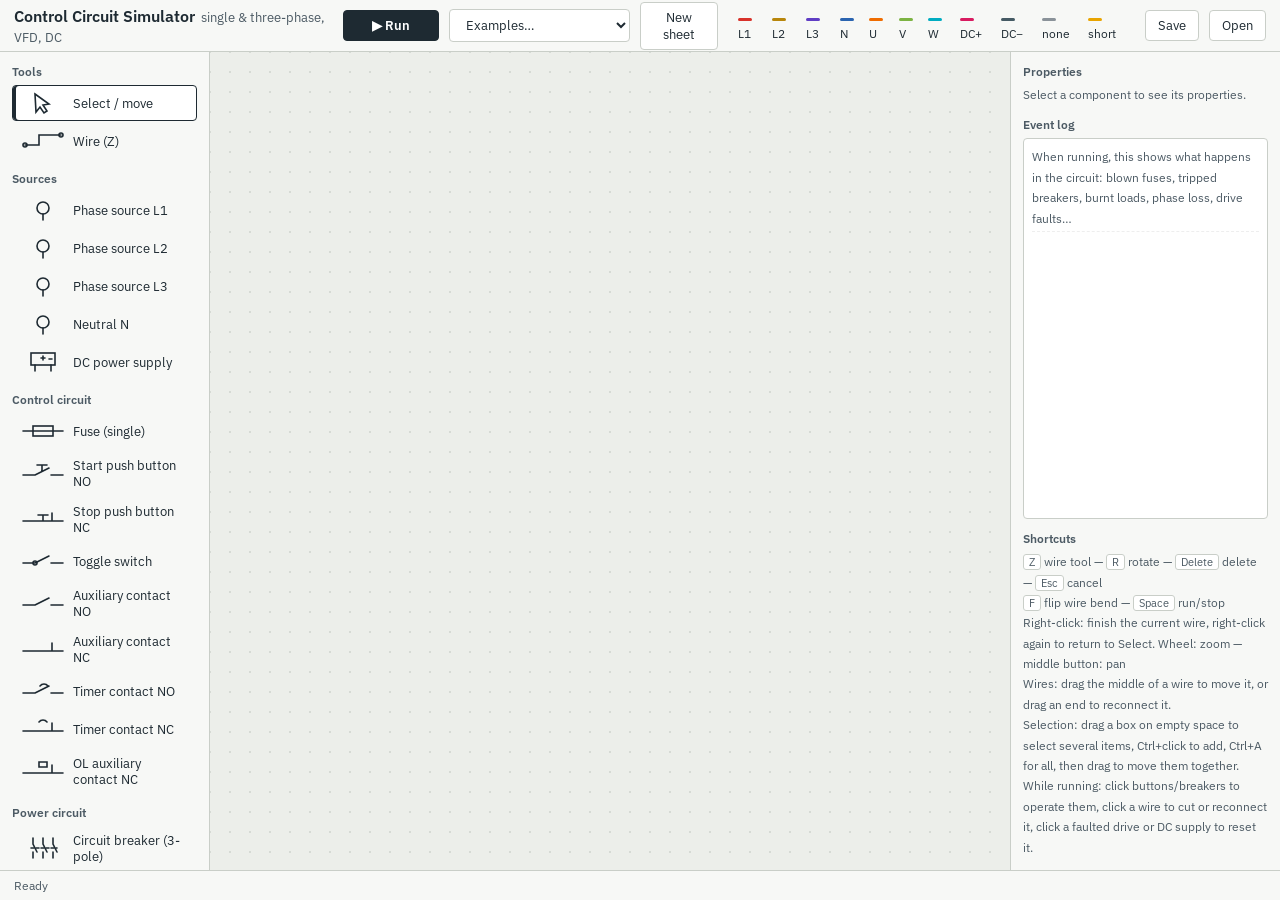
<file: index.html.html>
<!DOCTYPE html>
<html lang="en">
<head>
<meta charset="UTF-8">
<meta name="viewport" content="width=device-width, initial-scale=1.0">
<title>Electrical Control Circuit Simulator</title>
<link href="https://fonts.googleapis.com/css2?family=IBM+Plex+Sans:wght@400;500;600&display=swap" rel="stylesheet">
<style>
  :root{--paper:#ECEEEA;--ink:#1E2A32;--ink-soft:#4C5A64;--line:#C9CEC8;--l1:#D8322A;--l2:#B8860B;--l3:#5F3DC4;--neutral:#2A64B0;--dead:#8A9299;--panel:#F7F8F6;--sel:#E9A400;--ok:#2E7D4F}
  *{box-sizing:border-box;margin:0;padding:0}
  html,body{height:100%;font-family:"IBM Plex Sans","Segoe UI",Tahoma,sans-serif;color:var(--ink);background:var(--paper);overflow:hidden}
  #app{display:grid;grid-template-rows:52px 1fr 30px;grid-template-columns:210px 1fr 270px;height:100vh}
  header{grid-column:1/4;display:flex;align-items:center;gap:10px;padding:0 14px;background:var(--panel);border-bottom:1px solid var(--line)}
  header h1{font-size:16px;font-weight:600;margin-right:8px}
  header h1 span{font-weight:400;color:var(--ink-soft);font-size:13px;margin-left:6px}
  button,select.btn{font:inherit;font-size:13px;border:1px solid var(--line);background:#fff;color:var(--ink);padding:6px 12px;border-radius:4px;cursor:pointer}
  button:hover{border-color:var(--ink-soft)}
  button:focus-visible{outline:2px solid var(--sel);outline-offset:1px}
  button.primary{background:var(--ink);color:#fff;border-color:var(--ink);font-weight:600;min-width:96px}
  button.primary.running{background:var(--l1);border-color:var(--l1)}
  button[hidden]{display:none}
  .spacer{flex:1}
  aside{background:var(--panel);overflow-y:auto;padding:12px}
  #palette{border-right:1px solid var(--line)}
  #props{border-left:1px solid var(--line);display:flex;flex-direction:column}
  aside h2{font-size:12px;font-weight:600;color:var(--ink-soft);margin:12px 0 6px}
  aside h2:first-child{margin-top:0}
  .tool{display:flex;align-items:center;gap:8px;width:100%;padding:5px 8px;margin-bottom:2px;background:transparent;border:1px solid transparent;text-align:left;border-radius:4px}
  .tool:hover{background:#fff;border-color:var(--line)}
  .tool.active{background:#fff;border-color:var(--ink);box-shadow:inset 3px 0 0 var(--ink)}
  .tool svg{width:44px;height:24px;flex:none}
  .tool svg *{stroke:var(--ink);fill:none;stroke-width:1.6;stroke-linecap:round}
  .tool span{font-size:12.5px}
  #stage{position:relative;overflow:hidden;background:var(--paper)}
  canvas{display:block;cursor:crosshair}
  canvas.select{cursor:default}
  canvas.run{cursor:default}
  footer{grid-column:1/4;display:flex;align-items:center;gap:16px;padding:0 14px;font-size:12px;color:var(--ink-soft);background:var(--panel);border-top:1px solid var(--line)}
  footer .warn{color:var(--l1);font-weight:600}
  footer .ok{color:var(--ok);font-weight:600}
  .field{margin-bottom:8px}
  .field label{display:block;font-size:12px;color:var(--ink-soft);margin-bottom:2px}
  .field input,.field select{width:100%;font:inherit;font-size:13px;padding:4px 8px;border:1px solid var(--line);border-radius:4px;background:#fff}
  .field input:focus{outline:2px solid var(--sel);border-color:transparent}
  .row{display:grid;grid-template-columns:1fr 1fr;gap:6px}
  .hint{font-size:12px;color:var(--ink-soft);line-height:1.7}
  .hint kbd{font-family:inherit;background:#fff;border:1px solid var(--line);border-radius:3px;padding:0 5px;font-size:11px}
  .danger{color:var(--l1);border-color:#F1C4C0}
  #legend{display:flex;gap:9px;align-items:center;font-size:11.5px}
  #legend i{display:inline-block;width:14px;height:3px;vertical-align:middle;margin-right:3px;border-radius:2px}
  #log{font-size:12px;line-height:1.55;flex:1;min-height:120px;background:#fff;border:1px solid var(--line);border-radius:4px;padding:6px 8px;overflow-y:auto}
  #log div{padding:2px 0;border-bottom:1px dashed #EEE}
  #log .t{color:var(--ink-soft);font-size:11px;margin-right:4px}
  #log .fault{color:var(--l1)} #log .good{color:var(--ok)}
  input[type=file]{display:none}
</style>
</head>
<body>
<div id="app">
  <header>
    <h1>Control Circuit Simulator<span>single &amp; three-phase, VFD, DC</span></h1>
    <button class="primary" id="runBtn">▶ Run</button>
    <button id="resetBtn" hidden>Reset protections</button>
    <select class="btn" id="exampleSel"><option value="">Examples…</option><option value="dol">DOL starter + run timer</option><option value="vfd">VFD forward / reverse</option></select>
    <button id="clearBtn">New sheet</button>
    <div class="spacer"></div>
    <div id="legend"></div>
    <div class="spacer"></div>
    <button id="saveBtn">Save</button><button id="loadBtn">Open</button>
    <input type="file" id="fileIn" accept=".json">
  </header>
  <aside id="palette"></aside>
  <div id="stage"><canvas id="cv"></canvas></div>
  <aside id="props">
    <h2>Properties</h2>
    <div id="propsBody" class="hint">Select a component to see its properties.</div>
    <h2>Event log</h2>
    <div id="log"><div class="hint">When running, this shows what happens in the circuit: blown fuses, tripped breakers, burnt loads, phase loss, drive faults…</div></div>
    <h2>Shortcuts</h2>
    <div class="hint">
      <kbd>Z</kbd> wire tool — <kbd>R</kbd> rotate — <kbd>Delete</kbd> delete — <kbd>Esc</kbd> cancel<br>
      <kbd>F</kbd> flip wire bend — <kbd>Space</kbd> run/stop<br>
      Right-click: finish the current wire, right-click again to return to Select. Wheel: zoom — middle button: pan<br>
      Wires: drag the middle of a wire to move it, or drag an end to reconnect it.<br>
      Selection: drag a box on empty space to select several items, Ctrl+click to add, Ctrl+A for all, then drag to move them together.<br>
      While running: click buttons/breakers to operate them, click a wire to cut or reconnect it, click a faulted drive or DC supply to reset it.
    </div>
  </aside>
  <footer><span id="status">Ready</span><span id="simMsg"></span><span class="spacer"></span><span id="coords"></span></footer>
</div>

<script>
(() => {
'use strict';
const G=20;
const cv=document.getElementById('cv'), ctx=cv.getContext('2d'), stage=document.getElementById('stage');
const C={paper:'#ECEEEA',ink:'#1E2A32',L1:'#D8322A',L2:'#B8860B',L3:'#5F3DC4',N:'#2A64B0',U:'#EF6C00',V:'#7CB342',W:'#00ACC1','DC+':'#D81B60','DC-':'#455A64',dead:'#8A9299',sel:'#E9A400',grid:'#C5CAC4',white:'#FFFFFF',burnt:'#3A3A3A',short:'#E9A400'};
document.getElementById('legend').innerHTML=[['L1','L1'],['L2','L2'],['L3','L3'],['N','N'],['U','U'],['V','V'],['W','W'],['DC+','DC+'],['DC-','DC−'],['dead','none'],['short','short']].map(([k,n])=>`<span><i style="background:${C[k]}"></i>${n}</span>`).join('');
const NC_TYPES=['pb_nc','k_nc','t_nc','ol'];

// ---------- catalogue ----------
const T2=[[-2,0],[2,0]], T3=[[-2,-2],[0,-2],[2,-2],[-2,2],[0,2],[2,2]], P3=[[0,3],[1,4],[2,5]];
const VFD_T=[[-2,-5],[0,-5],[2,-5],[-2,5],[0,5],[2,5],[-4,-4],[-4,-3],[-4,-2],[-4,-1],[-4,0],[-4,2],[4,-4],[4,-3],[4,-2],[4,0],[4,1],[4,2]];
const VFD_NAMES=['R','S','T','U','V','W','X1','X2','X3','X4','X5','COM','RA','RB','RC','RA','RB','RC'];
const XFN=['NONE','FWD','REV','JOG','MS1','MS2','RESET','EXT_FAULT','COAST'];
const RFN=['NONE','RUN','AT_SPEED','FAULT','READY'];
const src=(n,name)=>({name,kind:'source',src:n,terms:[[0,0]],icon:'<circle cx="22" cy="10" r="6"/><path d="M22 16v6"/>'});
const TYPES={
  L1:src('L1','Phase source L1'),L2:src('L2','Phase source L2'),L3:src('L3','Phase source L3'),N:src('N','Neutral N'),
  dcps:{name:'DC power supply',kind:'source',prefix:'G',terms:[[-1,2],[1,2]],icon:'<rect x="10" y="3" width="24" height="12"/><path d="M14 15v6M30 15v6M20 8h4M22 6v4M28 9h3"/>'},
  fuse:{name:'Fuse (single)',kind:'contact',prefix:'F',terms:T2,pairs:[[0,1]],icon:'<path d="M2 12h40"/><rect x="12" y="7" width="20" height="10"/>'},
  pb_no:{name:'Start push button NO',kind:'contact',prefix:'S',terms:T2,pairs:[[0,1]],icon:'<path d="M2 14h12M30 14h12M14 14l14-7M21 10v-6M16 4h10"/>'},
  pb_nc:{name:'Stop push button NC',kind:'contact',prefix:'S',terms:T2,pairs:[[0,1]],icon:'<path d="M2 14h12M30 14h12M14 14h17M31 14v-8M22 14v-6M17 8h10"/>'},
  sw:{name:'Toggle switch',kind:'contact',prefix:'Q',terms:T2,pairs:[[0,1]],icon:'<path d="M2 14h12M30 14h12M14 14l14-7"/><circle cx="14" cy="14" r="2"/>'},
  k_no:{name:'Auxiliary contact NO',kind:'contact',prefix:'K',terms:T2,pairs:[[0,1]],icon:'<path d="M2 14h12M30 14h12M14 14l14-7"/>'},
  k_nc:{name:'Auxiliary contact NC',kind:'contact',prefix:'K',terms:T2,pairs:[[0,1]],icon:'<path d="M2 14h12M30 14h12M14 14h17M31 14v-8"/>'},
  t_no:{name:'Timer contact NO',kind:'contact',prefix:'T',terms:T2,pairs:[[0,1]],icon:'<path d="M2 14h12M30 14h12M14 14l14-7"/><path d="M19 7a5 5 0 0 1 8 0"/>'},
  t_nc:{name:'Timer contact NC',kind:'contact',prefix:'T',terms:T2,pairs:[[0,1]],icon:'<path d="M2 14h12M30 14h12M14 14h17M31 14v-8"/><path d="M18 5a5 5 0 0 1 8 0"/>'},
  ol:{name:'OL auxiliary contact NC',kind:'contact',prefix:'F',terms:T2,pairs:[[0,1]],icon:'<path d="M2 14h12M30 14h12M14 14h17M31 14v-8M18 8h8v-5h-8z"/>'},
  mcb3:{name:'Circuit breaker (3-pole)',kind:'contact',prefix:'Q',terms:T3,pairs:P3,icon:'<path d="M12 2v6l4 8M12 16v6M22 2v6l4 8M22 16v6M32 2v6l4 8M32 16v6"/><path d="M10 12h26" stroke-dasharray="3 2"/>'},
  k3:{name:'Contactor main contacts (3-pole)',kind:'contact',prefix:'K',terms:T3,pairs:P3,icon:'<path d="M12 2v6l4 8M12 16v6M22 2v6l4 8M22 16v6M32 2v6l4 8M32 16v6"/><path d="M10 12h26" stroke-dasharray="3 2"/>'},
  ol3:{name:'Overload relay OL (3-pole)',kind:'contact',prefix:'F',terms:T3,pairs:P3,icon:'<path d="M12 2v20M22 2v20M32 2v20"/><rect x="9" y="8" width="6" height="8"/><rect x="19" y="8" width="6" height="8"/><rect x="29" y="8" width="6" height="8"/>'},
  vfd:{name:'AC drive (VFD)',kind:'vfd',prefix:'U',terms:VFD_T,pairs:[[12,14],[13,14],[15,17],[16,17]],icon:'<rect x="8" y="3" width="28" height="18"/><path d="M12 8h6M26 8h6M12 14c2-4 4-4 6 0s4 4 6 0"/>'},
  coil:{name:'Contactor coil',kind:'load',prefix:'K',terms:T2,icon:'<path d="M2 11h10M32 11h10"/><rect x="12" y="4" width="20" height="14"/>'},
  timer:{name:'On-delay timer',kind:'load',prefix:'T',terms:T2,icon:'<path d="M2 11h10M32 11h10"/><rect x="12" y="4" width="20" height="14"/><path d="M18 7h8l-8 8h8"/>'},
  lamp:{name:'Indicator lamp',kind:'load',prefix:'H',terms:T2,icon:'<path d="M2 11h13M29 11h13"/><circle cx="22" cy="11" r="7"/><path d="M17 6l10 10M27 6l-10 10"/>'},
  motor1:{name:'Single-phase motor',kind:'load',prefix:'M',terms:T2,icon:'<path d="M2 11h12M32 11h10"/><circle cx="22" cy="11" r="9"/><path d="M18 15v-8l4 5 4-5v8"/>'},
  buzzer:{name:'Buzzer',kind:'load',prefix:'P',terms:T2,icon:'<path d="M2 11h13M29 11h13"/><path d="M15 15a7 7 0 0 1 14 0z"/>'},
  heater:{name:'Heater',kind:'load',prefix:'E',terms:T2,icon:'<path d="M2 11h10M32 11h10"/><rect x="12" y="5" width="20" height="12"/><path d="M14 11l3-4 3 8 3-8 3 8 3-8 3 4"/>'},
  motor3:{name:'3-phase motor',kind:'load3',prefix:'M',terms:[[-2,-2],[0,-2],[2,-2]],icon:'<path d="M12 1v7M22 1v7M32 1v7"/><circle cx="22" cy="15" r="7.5"/><path d="M19 18v-6l3 4 3-4v6"/>'},
};
const PALETTE=[['Sources',['L1','L2','L3','N','dcps']],['Control circuit',['fuse','pb_no','pb_nc','sw','k_no','k_nc','t_no','t_nc','ol']],['Power circuit',['mcb3','k3','ol3','vfd','motor3']],['Single-phase / DC loads',['coil','timer','lamp','motor1','buzzer','heater']]];
const LOAD_W={coil:10,timer:3,lamp:5,motor1:750,buzzer:3,heater:2000};

// ---------- state ----------
let doc={comps:[],wires:[],nextId:1};
let tool='select',rotGhost=0,sel={comps:new Set(),wires:new Set()},marquee=null,mouse={x:0,y:0,gx:0,gy:0},wireStart=null,wireFlip=false,drag=null;
let view={x:40,y:40,z:1};
let running=false,lastT=0,simTime=0,sim=freshSim(),mains={tripped:false},sparks=[];
function freshSim(){ return {pot:new Map(),shorts:[],unstable:false,loadState:new Map(),r:null}; }
const key=(x,y)=>x+','+y;
const clearSel=()=>{ sel={comps:new Set(),wires:new Set()}; };
const selCount=()=>sel.comps.size+sel.wires.size;
const cloneWires=()=>doc.wires.map(w=>({...w}));
function nextLabel(prefix){ const used=new Set(doc.comps.map(c=>c.label)); let n=1; while(used.has(prefix+n)) n++; return prefix+n; }
function defaults(type){
  const t=TYPES[type];
  const d={preset:type==='ol3'?5:3,color:'#FFD23F',power:t.kind==='load3'?2.2:(LOAD_W[type]||10),poles:4,loadPct:100,iset:5,rating:type==='mcb3'?16:2,vrate:230,volts:24,
    pressed:false,on:type==='mcb3',tripped:false,blown:false,burnt:false,elapsed:0,done:false,stress:0,heat:0,current:0};
  if (type==='vfd') Object.assign(d,{power:2.2,volt:400,irated:5.5,fmax:50,setf:50,ms1:10,ms2:25,ms3:40,accel:3,decel:3,xfn:['FWD','REV','MS1','MS2','RESET'],rfn:['RUN','FAULT'],
    freq:0,target:0,running:false,powered:false,fault:null,phlT:0,oplT:0,rel:[false,false],resetPrev:false});
  return d;
}
function addComp(type,x,y,rot,label){
  const t=TYPES[type];
  const c={id:doc.nextId++,type,x,y,rot:rot||0,label:label||(t.src?t.src:nextLabel(t.prefix)),...defaults(type)};
  doc.comps.push(c); return c;
}
function addWire(ax,ay,bx,by){ if(ax===bx&&ay===by) return; doc.wires.push({id:doc.nextId++,ax,ay,bx,by,cut:false}); }
function rotOff(dx,dy,rot){ let r=rot%4; while(r-->0){ const t=dx; dx=-dy; dy=t; } return [dx,dy]; }
function terminals(c){ return TYPES[c.type].terms.map(([dx,dy])=>{ const [x,y]=rotOff(dx,dy,c.rot); return {x:c.x+x,y:c.y+y}; }); }
function rectBox(c,x0,y0,x1,y1){ const pts=[[x0,y0],[x1,y0],[x1,y1],[x0,y1]].map(([dx,dy])=>rotOff(dx,dy,c.rot)); const xs=pts.map(p=>p[0]),ys=pts.map(p=>p[1]); const a=Math.min(...xs),b=Math.min(...ys); return {x:c.x+a,y:c.y+b,w:Math.max(...xs)-a,h:Math.max(...ys)-b}; }
function bbox(c){
  const t=TYPES[c.type];
  if (c.type==='dcps') return rectBox(c,-1.6,-1.2,1.6,2.2);
  if (t.kind==='source') return rectBox(c,-1,-2.2,1,0.2);
  if (t.kind==='vfd') return rectBox(c,-4.2,-5.2,4.2,5.2);
  if (t.kind==='load3'||t.terms.length===6) return rectBox(c,-2.6,-2,2.6,2.3);
  return rectBox(c,-2,-1.6,2,0.8);
}

// ---------- logic ----------
const isMains=s=>s==='L1'||s==='L2'||s==='L3';
const base=n=>n?n.split('@')[0]:n;
const drvId=n=>n&&n.includes('@')?parseInt(n.split('@')[1]):null;
function coilOn(label){ for (const c of doc.comps) if (c.label===label&&(c.type==='coil'||c.type==='timer')&&sim.loadState.get(c.id)==='on') return true; return false; }
function timerDone(label){ for (const c of doc.comps) if (c.label===label&&c.type==='timer'&&c.done) return true; return false; }
function olTripped(label){ const o=doc.comps.filter(c=>c.type==='ol3'&&c.label===label); return o.length?o.some(c=>c.tripped):null; }
function pairClosed(c,i){
  switch(c.type){
    case 'pb_no': return c.pressed; case 'pb_nc': return !c.pressed; case 'sw': return c.on;
    case 'k_no': case 'k3': return coilOn(c.label); case 'k_nc': return !coilOn(c.label);
    case 't_no': return timerDone(c.label); case 't_nc': return !timerDone(c.label);
    case 'ol': { const t=olTripped(c.label); return !(t===null?c.tripped:t); }
    case 'fuse': return !c.blown; case 'mcb3': return c.on&&!c.tripped; case 'ol3': return !c.tripped;
    case 'vfd': { const rel=c.rel[i<2?0:1]; return (i%2===0)?rel:!rel; }
  }
  return false;
}
function sourceNodes(c){ // [{i:termIndex,name}]
  const t=TYPES[c.type];
  if (t.src) return mains.tripped?[]:[{i:0,name:t.src}];
  if (c.type==='dcps') return c.tripped?[]:[{i:0,name:'DC+@'+c.id},{i:1,name:'DC-@'+c.id}];
  if (c.type==='vfd'&&c.running&&!c.fault){ const rev=c.freq<0; return [{i:3,name:'U@'+c.id},{i:4,name:(rev?'W':'V')+'@'+c.id},{i:5,name:(rev?'V':'W')+'@'+c.id}]; }
  return [];
}
function onSegment(p,w){ if (w.ay===w.by) return p.y===w.ay&&p.x>=Math.min(w.ax,w.bx)&&p.x<=Math.max(w.ax,w.bx); if (w.ax===w.bx) return p.x===w.ax&&p.y>=Math.min(w.ay,w.by)&&p.y<=Math.max(w.ay,w.by); return false; }
function nodePoints(){ const pts=new Map(); for (const w of doc.wires){ pts.set(key(w.ax,w.ay),{x:w.ax,y:w.ay}); pts.set(key(w.bx,w.by),{x:w.bx,y:w.by}); } for (const c of doc.comps) for (const t of terminals(c)) pts.set(key(t.x,t.y),t); return [...pts.values()]; }
function solveOnce(forceOpen){
  const parent=new Map();
  const find=k=>{ while(parent.has(k)&&parent.get(k)!==k) k=parent.get(k); return k; };
  const union=(a,b)=>{ const ra=find(a),rb=find(b); if(!parent.has(ra)) parent.set(ra,ra); if(!parent.has(rb)) parent.set(rb,rb); if(ra!==rb) parent.set(ra,rb); };
  const pts=nodePoints();
  for (const w of doc.wires){ if (w.cut) continue; const a=key(w.ax,w.ay); union(a,a); for (const p of pts) if (onSegment(p,w)) union(a,key(p.x,p.y)); }
  const srcPts={};
  for (const c of doc.comps){
    const t=TYPES[c.type], term=terminals(c);
    for (const s of sourceNodes(c)) (srcPts[s.name]=srcPts[s.name]||[]).push(key(term[s.i].x,term[s.i].y));
    if (t.pairs&&!(forceOpen&&forceOpen.has(c.id))) t.pairs.forEach(([a,b],i)=>{ if (pairClosed(c,i)) union(key(term[a].x,term[a].y),key(term[b].x,term[b].y)); });
  }
  const srcOf=new Map();
  for (const name in srcPts){ const ks=srcPts[name]; for (let i=1;i<ks.length;i++) union(ks[0],ks[i]); const r=find(ks[0]); if(!srcOf.has(r)) srcOf.set(r,new Set()); srcOf.get(r).add(name); }
  const shorts=[]; for (const [r,s] of srcOf) if (s.size>=2) shorts.push({root:r,names:[...s]});
  const potOf=k=>{ const s=srcOf.get(find(k)); if(!s) return '0'; if(s.size>=2) return 'short'; return [...s][0]; };
  const pot=new Map(); for (const p of pts) pot.set(key(p.x,p.y),potOf(key(p.x,p.y)));
  return {find,srcOf,shorts,pot,potOf,pts};
}
function voltBetween(a,b){ // returns volts between two source potential names (0 if none)
  if (!a||!b||a==='0'||b==='0'||a===b) return 0;
  const A=base(a),B=base(b);
  if (isMains(A)&&isMains(B)) return 400;
  if ((isMains(A)&&B==='N')||(isMains(B)&&A==='N')) return 230;
  if (A.startsWith('DC')&&B.startsWith('DC')){ if (drvId(a)===drvId(b)){ const ps=doc.comps.find(c=>c.id===drvId(a)); return ps?ps.volts:24; } return 48; }
  if ('UVW'.includes(A)&&'UVW'.includes(B)){ const d=doc.comps.find(c=>c.id===drvId(a)); return d?400*Math.min(1,Math.abs(d.freq)/50):400; }
  return 400; // mixed systems: treat as dangerous
}
function evaluateLoads(r){
  const st=new Map();
  const loads2=doc.comps.filter(c=>TYPES[c.type].kind==='load'&&!c.burnt);
  const adj=new Map();
  for (const c of loads2){ const t=terminals(c),a=r.find(key(t[0].x,t[0].y)),b=r.find(key(t[1].x,t[1].y)); (adj.get(a)||adj.set(a,[]).get(a)).push({c,o:b}); (adj.get(b)||adj.set(b,[]).get(b)).push({c,o:a}); }
  const reach=(start,excl,notSrc)=>{ const seen=new Set([start]),q=[start]; while(q.length){ const n=q.shift(); const s=r.srcOf.get(n); if (s&&s.size===1&&[...s][0]!==notSrc) return [...s][0]; for (const e of (adj.get(n)||[])) if (e.c!==excl&&!seen.has(e.o)){ seen.add(e.o); q.push(e.o); } } return null; };
  const mixCache=new Map();
  const mixOf=root=>{ if (mixCache.has(root)) return mixCache.get(root); const seen=new Set([root]),q=[root],names=new Set(); while(q.length){ const n=q.shift(); const s=r.srcOf.get(n); if (s) for (const nm of s) names.add(nm); for (const e of (adj.get(n)||[])) if (!seen.has(e.o)){ seen.add(e.o); q.push(e.o); } } const v=[...names].sort().join('+'); mixCache.set(root,v); return v; };
  for (const p of r.pts){ const k=key(p.x,p.y); if (r.pot.get(k)==='0'){ const m=mixOf(r.find(k)); if (m) r.pot.set(k,m); } }
  for (const c of doc.comps){
    const t=TYPES[c.type];
    if (t.kind==='load'){
      if (c.burnt){ st.set(c.id,'burnt'); continue; }
      const term=terminals(c),ka=key(term[0].x,term[0].y),kb=key(term[1].x,term[1].y),a=r.potOf(ka),b=r.potOf(kb);
      let s='off', v=0;
      if (a==='short'||b==='short') s='off';
      else if (a!=='0'&&b!=='0'){ v=voltBetween(a,b); }
      else if (a!=='0'&&b==='0'){ const o=reach(r.find(kb),c,a); if (o){ v=voltBetween(a,o); s=v>c.vrate*1.25?'back':'weak'; } }
      else if (b!=='0'&&a==='0'){ const o=reach(r.find(ka),c,b); if (o){ v=voltBetween(b,o); s=v>c.vrate*1.25?'back':'weak'; } }
      if (s==='off'&&v>0){ const ratio=v/c.vrate; s=ratio>1.25?'over':ratio<0.7?'weak':'on'; }
      c.volts=v; st.set(c.id,s);
    } else if (t.kind==='load3'){
      if (c.burnt){ st.set(c.id,'burnt'); continue; }
      const ps=terminals(c).map(p=>r.potOf(key(p.x,p.y)));
      if (ps.includes('short')){ st.set(c.id,'off'); continue; }
      const mp=new Set(ps.filter(isMains)); const drv=new Set(ps.filter(p=>'UVW'.includes(base(p))));
      const dids=new Set([...drv].map(drvId));
      if (mp.size===3){ c.freq=50; c.drive=null; st.set(c.id,'on'); }
      else if (drv.size===3&&dids.size===1){ const d=doc.comps.find(x=>x.id===[...dids][0]); c.freq=Math.abs(d.freq); c.drive=d.id; c.rev=d.freq<0; st.set(c.id,'on'); }
      else if (mp.size+drv.size===2) st.set(c.id,'loss');
      else st.set(c.id,'off');
    }
  }
  return st;
}
function motorIn(c){ return c.power*2.1; }
function motorCurrent(c){ const s=sim.loadState.get(c.id); if (c.type==='motor3'){ if (s==='on') return motorIn(c)*c.loadPct/100; if (s==='loss') return motorIn(c)*c.loadPct/100*1.73; return 0; } if (TYPES[c.type].kind==='load'){ if (s==='on'||s==='over'||s==='back') return c.power/Math.max(1,c.volts||c.vrate); } return 0; }
function simulate(dt){
  simTime+=dt;
  for (const c of doc.comps) if (c.type==='timer'){ if (sim.loadState.get(c.id)==='on'){ c.elapsed=Math.min(c.elapsed+dt,c.preset); if(!c.done&&c.elapsed>=c.preset){ c.done=true; log(`${c.label}: delay elapsed (${c.preset}s) — timer contacts changed over`,'good'); } } else { c.elapsed=0; c.done=false; } }
  let r,stable=false;
  for (let i=0;i<40;i++){
    r=solveOnce(); const st=evaluateLoads(r);
    let same=true; for (const [id,v] of st) if ((sim.loadState.get(id)||'off')!==v){ same=false; break; }
    if (i===0) for (const [id,v] of st){ const c=doc.comps.find(x=>x.id===id); const prev=sim.loadState.get(id)||'off'; if (prev!==v) noteTransition(c,prev,v); }
    sim.loadState=st; if (same){ stable=true; break; }
  }
  sim.pot=r.pot; sim.shorts=r.shorts; sim.unstable=!stable; sim.r=r;
  if (r.shorts.length) handleShort(r);
  for (const v of doc.comps) if (v.type==='vfd') vfdUpdate(v,r,dt);
  // thermal / damage
  for (const c of doc.comps){
    const s=sim.loadState.get(c.id);
    if (s==='over'){ c.stress+=dt; if (c.stress>1.5){ c.burnt=true; log(`${c.label}: burnt out! ${Math.round(c.volts)}V applied to a ${c.vrate}V load`,'fault'); } }
    else if (s==='back'){ c.stress+=dt; if (c.stress>3){ c.burnt=true; log(`${c.label}: burnt out by back-feed — neutral lost, current flows phase-to-phase through the loads`,'fault'); } }
    else if (s==='loss'){ c.stress+=dt; if (c.stress>15){ c.burnt=true; log(`${c.label}: motor burnt out after running on two phases with no overload protection`,'fault'); } }
    else if (!c.burnt) c.stress=Math.max(0,c.stress-dt*0.5);
  }
  for (const m of doc.comps) if (m.type==='motor3'&&!m.burnt&&sim.loadState.get(m.id)==='on'){ const ratio=motorCurrent(m)/motorIn(m); if (ratio>1.15){ m.stress+=dt*(ratio*ratio-1); if (m.stress>40){ m.burnt=true; log(`${m.label}: motor burnt out — current stayed at ${motorCurrent(m).toFixed(1)} A (${Math.round(ratio*100)}% of rated) with no protection tripping`,'fault'); } } else m.stress=Math.max(0,m.stress-dt); }
  // OL relays
  for (const ol of doc.comps.filter(c=>c.type==='ol3'&&!c.tripped)){
    const I=currentThrough(ol,r); ol.current=I; const ratio=I/ol.iset;
    if (ratio>1.05){ ol.heat+=dt*(ratio*ratio-1)/3; if (ol.heat>=ol.preset){ ol.tripped=true; ol.heat=0; log(`${ol.label}: overload relay tripped — current ${I.toFixed(1)} A exceeds setting ${ol.iset} A (${Math.round(ratio*100)}%)`,'fault'); } }
    else ol.heat=Math.max(0,ol.heat-dt*0.5);
  }
  // fuses and breakers (thermal)
  for (const f of doc.comps.filter(c=>(c.type==='fuse'&&!c.blown)||(c.type==='mcb3'&&c.on&&!c.tripped))){
    const I=currentThrough(f,r); f.current=I; const ratio=I/f.rating;
    if (ratio>1.1){ f.heat+=dt*(ratio*ratio-1); if (f.heat>3){ if (f.type==='fuse'){ f.blown=true; log(`${f.label}: fuse blown — ${I.toFixed(1)} A through a ${f.rating} A fuse`,'fault'); } else { f.tripped=true; log(`${f.label}: breaker tripped on overload — ${I.toFixed(1)} A through a ${f.rating} A breaker`,'fault'); } f.heat=0; } }
    else f.heat=Math.max(0,f.heat-dt);
  }
  updateRunPanel();
}
function currentThrough(dev,r){ // loads that lose supply when dev is opened are fed through it
  const before=sim.loadState; const r2=solveOnce(new Set([dev.id])); const after=evaluateLoads(r2);
  let I=0; for (const c of doc.comps){ const b=before.get(c.id),a=after.get(c.id); if ((b==='on'||b==='loss'||b==='over'||b==='back')&&a!==b) I+=motorCurrent(c); }
  return I;
}
function noteTransition(c,prev,v){
  if (v==='on'&&c.type==='coil') log(`${c.label}: contactor pulled in — its contacts closed`,'good');
  else if (prev==='on'&&v!=='on'&&c.type==='coil') log(`${c.label}: contactor dropped out`);
  else if (v==='on'&&c.type==='motor3') log(`${c.label}: motor running${c.drive?` from drive (${c.rev?'reverse':'forward'})`:' on 3 mains phases'}`,'good');
  else if (v==='loss'&&c.type==='motor3') log(`${c.label}: phase loss! Motor hums and draws excess current`,'fault');
  else if (v==='weak') log(`${c.label}: undervoltage (${Math.round(c.volts)}V on a ${c.vrate}V load) — does not operate properly`,'fault');
  else if (v==='back') log(`${c.label}: back-feed! Neutral is lost and this load is in series with a load fed from another phase — ${Math.round(c.volts)}V across the chain`,'fault');
  else if (v==='over') log(`${c.label}: overvoltage — ${Math.round(c.volts)}V on a ${c.vrate}V load`,'fault');
  else if (v==='on'&&c.type==='timer') log(`${c.label}: timer started counting`);
}
function handleShort(r){
  for (const w of doc.wires) if (!w.cut&&r.pot.get(key(w.ax,w.ay))==='short') sparks.push({x:(w.ax+w.bx)/2*G,y:(w.ay+w.by)/2*G,until:simTime+1.5});
  let mainsShort=false, names=[];
  for (const sh of r.shorts){
    names.push(sh.names.map(base).join(' and '));
    for (const n of sh.names){ const id=drvId(n); if (id!==null){ const d=doc.comps.find(c=>c.id===id); if (d&&d.type==='vfd'&&!d.fault) vfdFault(d,'OC','output short circuit'); if (d&&d.type==='dcps'&&!d.tripped){ d.tripped=true; log(`${d.label}: DC supply output shorted — electronic protection shut the output down (click it to reset)`,'fault'); } } }
    if (sh.names.filter(n=>isMains(n)||n==='N').length>=2) mainsShort=true;
  }
  if (!mainsShort) return;
  const txt=names.join(', ');
  const cands=doc.comps.filter(c=>(c.type==='fuse'||c.type==='mcb3')&&pairClosed(c,0));
  const inPath=cands.filter(c=>solveOnce(new Set([c.id])).shorts.length<r.shorts.length);
  if (inPath.length){ const minR=Math.min(...inPath.map(c=>c.rating)); const first=inPath.filter(c=>c.rating===minR); for (const c of first){ if (c.type==='fuse'){ c.blown=true; log(`${c.label}: fuse blown — short circuit between ${txt}`,'fault'); } else { c.tripped=true; log(`${c.label}: breaker tripped — short circuit between ${txt}`,'fault'); } } }
  else if (!mains.tripped){ mains.tripped=true; log(`Short circuit between ${txt} with no fuse or breaker in the path — the panel main breaker tripped and the whole supply is lost`,'fault'); }
}
// ---------- VFD ----------
function vfdFault(v,code,why){ v.fault=code; v.freq=0; v.target=0; v.running=false; log(`${v.label}: drive fault ${code} — ${why} (motor coasts to stop, fault relay active)`,'fault'); }
function vfdUpdate(v,r,dt){
  const t=terminals(v); const P=i=>r.potOf(key(t[i].x,t[i].y)); const F=i=>r.find(key(t[i].x,t[i].y));
  const inP=[P(0),P(1),P(2)]; let powered=false,phl=false;
  if (inP.some(p=>p==='short')) powered=false;
  else if (v.volt===400){ const ph=new Set(inP.filter(isMains)); powered=ph.size>=2; phl=ph.size===2; }
  else powered=(isMains(inP[0])&&inP[1]==='N')||(isMains(inP[1])&&inP[0]==='N');
  if (!powered){ if (v.powered){ log(`${v.label}: drive lost its supply — display off`); } v.powered=false; v.freq=0; v.target=0; v.running=false; v.fault=null; v.rel=[false,false]; v.heat=0; return; }
  if (!v.powered){ v.powered=true; log(`${v.label}: drive powered up — READY`,'good'); }
  const com=F(11); const x=i=>F(6+i)===com;
  const fn={}; v.xfn.forEach((f,i)=>{ if (x(i)) fn[f]=true; });
  if (phl){ v.phlT+=dt; if (v.phlT>1&&!v.fault) vfdFault(v,'PHL','input phase loss on R/S/T'); } else v.phlT=0;
  if (fn.EXT_FAULT&&!v.fault) vfdFault(v,'EF','external fault input active');
  if (fn.RESET&&!v.resetPrev&&v.fault){ v.fault=null; log(`${v.label}: fault reset via ${v.xfn.indexOf('RESET')>=0?'X'+(v.xfn.indexOf('RESET')+1):'input'}`,'good'); }
  v.resetPrev=!!fn.RESET;
  let target=0;
  if (!v.fault&&!fn.COAST){
    let f=v.setf; if (fn.MS1&&fn.MS2) f=v.ms3; else if (fn.MS1) f=v.ms1; else if (fn.MS2) f=v.ms2;
    if (fn.JOG) f=5;
    const dir=(fn.FWD&&!fn.REV)?1:(fn.REV&&!fn.FWD)?-1:(fn.JOG?1:0);
    target=Math.min(f,v.fmax)*dir;
  }
  if (fn.COAST||v.fault) v.freq=0;
  const wasRun=v.running;
  if (v.target!==target){ if (target!==0) log(`${v.label}: run command ${target>0?'FORWARD':'REVERSE'} → ${Math.abs(target)} Hz`); else if (wasRun) log(`${v.label}: stop command — decelerating (${v.decel}s)`); v.target=target; }
  const rate=v.fmax/(Math.abs(target)>Math.abs(v.freq)?Math.max(0.1,v.accel):Math.max(0.1,v.decel));
  if (v.freq<target) v.freq=Math.min(target,v.freq+rate*dt); else if (v.freq>target) v.freq=Math.max(target,v.freq-rate*dt);
  v.running=Math.abs(v.freq)>0.05;
  // output monitoring
  const outSets=new Set([F(3),F(4),F(5)]); let I=0,loss=false;
  for (const m of doc.comps) if (m.type==='motor3'&&terminals(m).some(p=>outSets.has(r.find(key(p.x,p.y))))){ I+=motorCurrent(m); if (sim.loadState.get(m.id)==='loss') loss=true; }
  v.current=v.running?I:0;
  if (v.running&&loss){ v.oplT+=dt; if (v.oplT>0.5&&!v.fault) vfdFault(v,'OPL','output phase loss — a motor lead is open'); } else v.oplT=0;
  if (v.running){ const ratio=I/v.irated; if (ratio>2.5&&!v.fault) vfdFault(v,'OC',`overcurrent — ${I.toFixed(1)} A vs rated ${v.irated} A`); else if (ratio>1.05){ v.heat+=dt*(ratio*ratio-1)/3; if (v.heat>10&&!v.fault){ v.heat=0; vfdFault(v,'oL',`drive overload — ${I.toFixed(1)} A exceeds rated ${v.irated} A for too long`); } } else v.heat=Math.max(0,v.heat-dt); }
  v.rel=v.rfn.map(f=>f==='RUN'?v.running:f==='AT_SPEED'?(v.running&&Math.abs(Math.abs(v.freq)-Math.abs(v.target))<0.3):f==='FAULT'?!!v.fault:f==='READY'?!v.fault:false);
}
function resetProtection(){ mains.tripped=false; for (const c of doc.comps){ c.blown=false; c.tripped=false; c.burnt=false; c.stress=0; c.heat=0; if(c.type==='mcb3') c.on=true; if(c.type==='vfd') c.fault=null; } log('Protections reset, burnt components replaced','good'); }
function log(msg,cls){ const el=document.getElementById('log'); if (el.querySelector('.hint')) el.innerHTML=''; const d=document.createElement('div'); d.className=cls||''; d.innerHTML=`<span class="t">${simTime.toFixed(1)}s</span>${msg}`; el.appendChild(d); el.scrollTop=el.scrollHeight; }

// ---------- rendering ----------
function resize(){ cv.width=stage.clientWidth*devicePixelRatio; cv.height=stage.clientHeight*devicePixelRatio; cv.style.width=stage.clientWidth+'px'; cv.style.height=stage.clientHeight+'px'; draw(); }
window.addEventListener('resize',resize);
function potColors(x,y){ if(!running) return [C.ink]; const p=sim.pot.get(key(x,y)); if(p==='short') return [C.short]; if(!p||p==='0') return [C.dead]; return p.split('+').map(n=>C[base(n)]||C.dead); }
function strokeMulti(x1,y1,x2,y2,cols,width){ ctx.lineWidth=width||2; if (cols.length<=1){ ctx.strokeStyle=cols[0]; ctx.beginPath(); ctx.moveTo(x1,y1); ctx.lineTo(x2,y2); ctx.stroke(); return; } const seg=10; cols.forEach((col,i)=>{ ctx.strokeStyle=col; ctx.setLineDash([seg,seg*(cols.length-1)]); ctx.lineDashOffset=-seg*i; ctx.beginPath(); ctx.moveTo(x1,y1); ctx.lineTo(x2,y2); ctx.stroke(); }); ctx.setLineDash([]); ctx.lineDashOffset=0; }
function draw(){
  ctx.setTransform(devicePixelRatio,0,0,devicePixelRatio,0,0); ctx.fillStyle=C.paper; ctx.fillRect(0,0,cv.width,cv.height);
  ctx.translate(view.x,view.y); ctx.scale(view.z,view.z);
  const W=stage.clientWidth/view.z,H=stage.clientHeight/view.z,ox=-view.x/view.z,oy=-view.y/view.z;
  ctx.fillStyle=C.grid; const gx0=Math.floor(ox/G)*G,gy0=Math.floor(oy/G)*G;
  for (let x=gx0;x<ox+W;x+=G) for (let y=gy0;y<oy+H;y+=G) ctx.fillRect(x-0.75,y-0.75,1.5,1.5);
  ctx.lineCap='round'; ctx.lineJoin='round';
  for (const w of doc.wires){
    const isSel=sel.wires.has(w.id); const wcols=isSel?[C.sel]:potColors(w.ax,w.ay);
    const ax=w.ax*G,ay=w.ay*G,bx=w.bx*G,by=w.by*G;
    if (w.cut){ const mx=(ax+bx)/2,my=(ay+by)/2,dx=bx-ax,dy=by-ay,L=Math.hypot(dx,dy)||1,ux=dx/L*7,uy=dy/L*7; ctx.strokeStyle=C.dead; ctx.lineWidth=2; ctx.beginPath(); ctx.moveTo(ax,ay); ctx.lineTo(mx-ux,my-uy); ctx.moveTo(mx+ux,my+uy); ctx.lineTo(bx,by); ctx.stroke(); ctx.strokeStyle=C.L1; ctx.lineWidth=1.5; ctx.beginPath(); ctx.moveTo(mx-5,my-5); ctx.lineTo(mx+5,my+5); ctx.moveTo(mx+5,my-5); ctx.lineTo(mx-5,my+5); ctx.stroke(); }
    else strokeMulti(ax,ay,bx,by,wcols,isSel?4:2);
    if (isSel&&!running){ ctx.fillStyle=C.white; ctx.strokeStyle=C.sel; ctx.lineWidth=1.5; for (const [x,y] of [[ax,ay],[bx,by]]){ ctx.beginPath(); ctx.rect(x-4,y-4,8,8); ctx.fill(); ctx.stroke(); } }
  }
  const deg=new Map(),pts=nodePoints();
  for (const w of doc.wires) for (const p of pts) if (onSegment(p,w)){ const k=key(p.x,p.y); const interior=!((p.x===w.ax&&p.y===w.ay)||(p.x===w.bx&&p.y===w.by)); deg.set(k,(deg.get(k)||0)+(interior?2:1)); }
  for (const c of doc.comps) for (const t of terminals(c)){ const k=key(t.x,t.y); deg.set(k,(deg.get(k)||0)+1); }
  for (const p of pts) if ((deg.get(key(p.x,p.y))||0)>=3){ ctx.fillStyle=potColors(p.x,p.y)[0]; ctx.beginPath(); ctx.arc(p.x*G,p.y*G,3.5,0,Math.PI*2); ctx.fill(); }
  if (tool==='wire'&&wireStart){ const segs=elbow(wireStart,{x:mouse.gx,y:mouse.gy}); ctx.strokeStyle=C.sel; ctx.lineWidth=2; ctx.setLineDash([6,4]); ctx.beginPath(); ctx.moveTo(wireStart.x*G,wireStart.y*G); for (const s of segs) ctx.lineTo(s.bx*G,s.by*G); ctx.stroke(); ctx.setLineDash([]); }
  for (const c of doc.comps) drawComp(c,sel.comps.has(c.id));
  if (marquee){ ctx.strokeStyle=C.sel; ctx.fillStyle='rgba(233,164,0,0.08)'; ctx.lineWidth=1; ctx.setLineDash([5,3]); const x=Math.min(marquee.x0,mouse.x),y=Math.min(marquee.y0,mouse.y),w=Math.abs(mouse.x-marquee.x0),h=Math.abs(mouse.y-marquee.y0); ctx.fillRect(x,y,w,h); ctx.strokeRect(x,y,w,h); ctx.setLineDash([]); }
  if (TYPES[tool]&&!drag){ ctx.globalAlpha=0.45; drawComp({id:-1,type:tool,label:TYPES[tool].prefix||TYPES[tool].src,x:mouse.gx,y:mouse.gy,rot:rotGhost,...defaults(tool)},false,true); ctx.globalAlpha=1; }
  sparks=sparks.filter(s=>s.until>simTime);
  for (const s of sparks){ ctx.strokeStyle=C.sel; ctx.lineWidth=2; for (let i=0;i<6;i++){ const a=i*1.05+simTime*9,r1=4+Math.random()*4,r2=10+Math.random()*6; ctx.beginPath(); ctx.moveTo(s.x+Math.cos(a)*r1,s.y+Math.sin(a)*r1); ctx.lineTo(s.x+Math.cos(a)*r2,s.y+Math.sin(a)*r2); ctx.stroke(); } }
}
function upright(c,x,y,fn){ ctx.save(); ctx.translate(x,y); ctx.rotate(-c.rot*Math.PI/2); fn(); ctx.restore(); }
function text(s,x,y,size,col,weight,align){ ctx.fillStyle=col||C.ink; ctx.font=`${weight||500} ${size||10}px IBM Plex Sans, sans-serif`; ctx.textAlign=align||'center'; ctx.textBaseline='middle'; ctx.fillText(s,x,y); }
function drawComp(c,selected,ghost){
  const t=TYPES[c.type],px=c.x*G,py=c.y*G,term=terminals(c);
  const cols=term.map(p=>ghost?[C.ink]:potColors(p.x,p.y));
  const st=running?sim.loadState.get(c.id):'off';
  ctx.save(); ctx.translate(px,py); ctx.rotate(c.rot*Math.PI/2); ctx.lineWidth=2; ctx.lineCap='round';
  const line=(x1,y1,x2,y2,col)=>{ if (Array.isArray(col)) strokeMulti(x1,y1,x2,y2,col,2); else { ctx.strokeStyle=col; ctx.lineWidth=2; ctx.beginPath(); ctx.moveTo(x1,y1); ctx.lineTo(x2,y2); ctx.stroke(); } };
  if (c.type==='dcps'){
    line(-20,40,-20,20,cols[0]); line(20,40,20,20,cols[1]);
    ctx.strokeStyle=C.ink; ctx.fillStyle=c.tripped?'#FADBD8':C.white; ctx.beginPath(); ctx.rect(-30,-20,60,40); ctx.fill(); ctx.stroke();
    upright(c,0,-5,()=>text(`${c.volts}V DC`,0,0,10,C.ink,600)); upright(c,0,9,()=>text(c.tripped?'FAULT':'+          −',0,0,9,c.tripped?C.L1:C.ink,600));
    if (running&&!c.tripped){ ctx.fillStyle=C.ok||'#2E7D4F'; ctx.beginPath(); ctx.arc(22,-12,3,0,Math.PI*2); ctx.fill(); }
  } else if (t.kind==='source'){
    line(0,0,0,-16,cols[0]); ctx.strokeStyle=C.ink; ctx.fillStyle=C.white; ctx.beginPath(); ctx.arc(0,-26,10,0,Math.PI*2); ctx.fill(); ctx.stroke();
    upright(c,0,-26,()=>text(t.src,0,0,9,cols[0][0],600));
  } else if (t.kind==='vfd'){
    ctx.strokeStyle=C.ink; ctx.fillStyle=C.white; ctx.beginPath(); ctx.rect(-80,-100,160,200); ctx.fill(); ctx.stroke();
    // terminal stubs and labels
    VFD_T.forEach(([dx,dy],i)=>{ const x=dx*G,y=dy*G; let ex=x,ey=y; if (dy===-5) ey=y+10; else if (dy===5) ey=y-10; else if (dx===-4) ex=x+10; else ex=x-10; line(x,y,ex,ey,cols[i]);
      let lx=ex,ly=ey; if (dy===-5) ly+=8; else if (dy===5) ly-=8; else if (dx===-4) lx+=14; else lx-=14;
      upright(c,lx,ly,()=>text(VFD_NAMES[i],0,0,7.5,C.ink,500)); });
    // relay tags & X functions
    upright(c,50,-70,()=>text('R1',0,0,8,C.ink,600)); upright(c,50,10,()=>text('R2',0,0,8,C.ink,600));
    c.xfn.forEach((f,i)=>{ if (f!=='NONE') upright(c,-42,(-4+i)*G,()=>text(f.replace('_',' '),0,0,6.5,C.dead,500,'left')); });
    c.rfn.forEach((f,i)=>upright(c,42,i===0?-50:30,()=>text(f.replace('_',' '),0,0,6.5,C.dead,500,'right')));
    // display
    ctx.fillStyle='#1B2A32'; ctx.beginPath(); ctx.rect(-32,-38,64,34); ctx.fill();
    let disp='OFF', dc='#546E7A';
    if (running){ if (!c.powered){ disp='OFF'; } else if (c.fault){ disp='Err '+c.fault; dc='#FF5252'; } else if (c.running){ disp=`${Math.abs(c.freq).toFixed(1)} Hz`; dc='#69F0AE'; } else { disp='STOP'; dc='#FFD740'; } }
    upright(c,0,-27,()=>text(disp,0,0,11,dc,600));
    upright(c,0,-12,()=>text(running&&c.powered&&!c.fault?(c.freq>0?'▶ FWD':c.freq<0?'◀ REV':'READY')+(c.running?`  ${c.current.toFixed(1)}A`:''):'',0,0,8,'#B0BEC5',500));
    upright(c,0,10,()=>text(`${c.power}kW ${c.volt}V ${c.irated}A`,0,0,8,C.dead,500));
    if (running&&c.powered){ for (let i=0;i<2;i++){ ctx.fillStyle=c.rel[i]?C.ok||'#2E7D4F':'#DDD'; ctx.beginPath(); ctx.arc(62,i?12:-68,3,0,Math.PI*2); ctx.fill(); } }
    if (running&&c.fault) smoke(0,-100);
  } else if (t.terms.length===6){
    const closed=running?pairClosed(c,0):(c.type==='ol3'||c.type==='mcb3');
    for (let i=0;i<3;i++){ const x=(i-1)*2*G; line(x,-40,x,-14,cols[i]); line(x,14,x,40,cols[i+3]);
      ctx.strokeStyle=closed?cols[i][0]:C.ink; ctx.beginPath(); ctx.moveTo(x,-14); if (closed) ctx.lineTo(x,16); else ctx.lineTo(x+12,12); ctx.stroke(); ctx.strokeStyle=C.ink;
      if (c.type==='ol3'){ ctx.fillStyle=C.white; ctx.beginPath(); ctx.rect(x-5,-8,10,14); ctx.fill(); ctx.stroke(); }
      if (c.type==='mcb3'){ ctx.beginPath(); ctx.moveTo(x-4,-10); ctx.lineTo(x+4,-2); ctx.moveTo(x+4,-10); ctx.lineTo(x-4,-2); ctx.stroke(); } }
    ctx.strokeStyle=C.ink; ctx.setLineDash([4,3]); ctx.beginPath(); ctx.moveTo(-46,closed?2:0); ctx.lineTo(46,closed?2:0); ctx.stroke(); ctx.setLineDash([]);
    if (running&&(c.type==='mcb3'||c.type==='ol3')){ ctx.fillStyle=c.tripped?C.L1:C.white; ctx.beginPath(); ctx.arc(52,-30,6,0,Math.PI*2); ctx.fill(); ctx.stroke(); }
    if (running&&c.heat>0){ ctx.fillStyle=C.L1; ctx.fillRect(-40,24,80*Math.min(1,c.heat/(c.type==='ol3'?c.preset:3)),3); }
  } else if (t.kind==='contact'){
    const closed=running?pairClosed(c,0):NC_TYPES.includes(c.type)||c.type==='fuse';
    line(-40,0,-14,0,cols[0]); line(14,0,40,0,cols[1]);
    if (c.type==='fuse'){ ctx.fillStyle=c.blown?C.burnt:C.white; ctx.strokeStyle=C.ink; ctx.beginPath(); ctx.rect(-14,-6,28,12); ctx.fill(); ctx.stroke(); if(!c.blown) line(-14,0,14,0,cols[0]); else { ctx.strokeStyle=C.sel; ctx.beginPath(); ctx.moveTo(-6,-4); ctx.lineTo(0,2); ctx.lineTo(-2,-1); ctx.lineTo(6,4); ctx.stroke(); } if (running&&c.heat>0){ ctx.fillStyle=C.L1; ctx.fillRect(-14,9,28*Math.min(1,c.heat/3),3); } }
    else {
      ctx.strokeStyle=closed?cols[0][0]:C.ink; ctx.beginPath(); ctx.moveTo(-14,0); if (closed) ctx.lineTo(16,0); else ctx.lineTo(14,-12); ctx.stroke(); ctx.strokeStyle=C.ink;
      if (NC_TYPES.includes(c.type)){ ctx.beginPath(); ctx.moveTo(15,0); ctx.lineTo(15,-14); ctx.stroke(); }
      if (c.type==='pb_no'||c.type==='pb_nc'){ ctx.beginPath(); ctx.moveTo(0,-4); ctx.lineTo(0,-20); ctx.moveTo(-7,-20); ctx.lineTo(7,-20); ctx.stroke(); if(running){ ctx.fillStyle=c.pressed?C.sel:C.white; ctx.beginPath(); ctx.arc(0,-28,6,0,Math.PI*2); ctx.fill(); ctx.stroke(); } }
      if (c.type==='sw'){ ctx.fillStyle=C.white; ctx.beginPath(); ctx.arc(-14,0,2.5,0,Math.PI*2); ctx.fill(); ctx.stroke(); }
      if (c.type==='t_no'||c.type==='t_nc'){ ctx.beginPath(); ctx.arc(0,-16,7,Math.PI,0); ctx.stroke(); }
      if (c.type==='ol'){ ctx.beginPath(); ctx.rect(-5,-24,10,7); ctx.moveTo(0,-17); ctx.lineTo(0,-8); ctx.stroke(); }
    }
  } else if (t.kind==='load'){
    line(-40,0,-14,0,cols[0]); line(14,0,40,0,cols[1]); ctx.strokeStyle=C.ink; const on=st==='on';
    ctx.fillStyle=c.burnt?C.burnt:(st==='over'||st==='back')?'#FF8A65':on?(c.type==='lamp'?c.color:c.type==='heater'?'#FF7043':'#FADBD8'):st==='weak'?(c.type==='lamp'?'#FFF0B8':'#FDEDEC'):C.white;
    if (c.type==='coil'||c.type==='timer'){ ctx.beginPath(); ctx.rect(-14,-10,28,20); ctx.fill(); ctx.stroke(); if (c.type==='timer'){ ctx.beginPath(); ctx.moveTo(-5,-6); ctx.lineTo(5,-6); ctx.lineTo(-5,6); ctx.lineTo(5,6); ctx.stroke(); } }
    else if (c.type==='lamp'){ ctx.beginPath(); ctx.arc(0,0,12,0,Math.PI*2); ctx.fill(); ctx.stroke(); ctx.beginPath(); ctx.moveTo(-8.5,-8.5); ctx.lineTo(8.5,8.5); ctx.moveTo(8.5,-8.5); ctx.lineTo(-8.5,8.5); ctx.stroke(); }
    else if (c.type==='motor1'){ ctx.beginPath(); ctx.arc(0,0,14,0,Math.PI*2); ctx.fill(); ctx.stroke(); upright(c,0,0,()=>text('M',0,0,11,C.ink,600)); if(on) spin(0,0,18); }
    else if (c.type==='buzzer'){ ctx.beginPath(); ctx.arc(0,4,13,Math.PI,0); ctx.closePath(); ctx.fill(); ctx.stroke(); if(on){ ctx.strokeStyle=C.L1; ctx.beginPath(); ctx.arc(0,4,18,Math.PI*1.2,Math.PI*1.8); ctx.stroke(); } }
    else if (c.type==='heater'){ ctx.beginPath(); ctx.rect(-14,-8,28,16); ctx.fill(); ctx.stroke(); ctx.strokeStyle=on?C.L1:C.ink; ctx.lineWidth=1.5; ctx.beginPath(); ctx.moveTo(-11,0); for (let i=0;i<5;i++) ctx.lineTo(-9+i*4.5,i%2?4:-4); ctx.lineTo(11,0); ctx.stroke(); ctx.lineWidth=2; if(on){ ctx.strokeStyle='rgba(255,112,67,0.6)'; ctx.beginPath(); ctx.arc(0,0,20,Math.PI*1.15,Math.PI*1.85); ctx.stroke(); } }
    if (st==='back'){ ctx.strokeStyle=C.L1; ctx.setLineDash([3,3]); ctx.beginPath(); ctx.arc(0,0,20,0,Math.PI*2); ctx.stroke(); ctx.setLineDash([]); }
    if (st==='weak'){ ctx.strokeStyle=C.ink; ctx.setLineDash([2,3]); ctx.beginPath(); ctx.arc(0,0,20,0,Math.PI*2); ctx.stroke(); ctx.setLineDash([]); }
    if (c.burnt||st==='over'||st==='back') smoke(0,-14);
  } else if (t.kind==='load3'){
    for (let i=0;i<3;i++){ const x=(i-1)*2*G; line(x,-40,x,-24,cols[i]); line(x,-24,x*0.3,-6,cols[i]); }
    ctx.strokeStyle=C.ink; ctx.fillStyle=c.burnt?C.burnt:st==='on'?'#FADBD8':st==='loss'?'#FF8A65':C.white; ctx.beginPath(); ctx.arc(0,12,18,0,Math.PI*2); ctx.fill(); ctx.stroke();
    upright(c,0,12,()=>{ text('M',0,-4,11,c.burnt?C.white:C.ink,600); text('3~',0,7,9,c.burnt?C.white:C.ink,500); });
    if (st==='on') spin(0,12,23,(c.freq||50)/50*(c.rev?-1:1));
    if (st==='loss'){ const j=Math.sin(simTime*40)*2; ctx.strokeStyle=C.L1; ctx.beginPath(); ctx.arc(j,12,23,0.3,1.0); ctx.moveTo(0,0); ctx.arc(j,12,23,3.4,4.1); ctx.stroke(); }
    if (c.burnt||(st==='loss'&&c.stress>4)) smoke(0,-12);
  }
  ctx.restore();
  let lbl=c.label;
  if (c.type==='timer') lbl+=running&&st==='on'?` ${c.elapsed.toFixed(1)}/${c.preset}s`:` ${c.preset}s`;
  if (c.type==='ol3') lbl+=running?` ${(c.current||0).toFixed(1)}/${c.iset}A`:` ${c.iset}A`;
  if (c.type==='fuse'||c.type==='mcb3') lbl+=running&&c.current>0?` ${c.current.toFixed(1)}/${c.rating}A`:` ${c.rating}A`;
  if (c.type==='motor3') lbl+=running&&(st==='on'||st==='loss')?` ${st==='on'?Math.round(120*(c.freq||50)/c.poles*0.97)+'rpm ':''}${motorCurrent(c).toFixed(1)}A`:` ${c.power}kW`;
  const sc=selected?C.sel:C.ink;
  if (c.type==='dcps'){ const [dx,dy]=rotOff(0,-1.7,c.rot); text(lbl,px+dx*G,py+dy*G,11,sc); }
  else if (t.kind==='source'){ const [dx,dy]=rotOff(0,-2.6,c.rot); text(lbl,px+dx*G,py+dy*G+(c.rot===0?4:c.rot===2?-4:0),11,sc); }
  else if (t.kind==='vfd'){ const [dx,dy]=rotOff(0,-5.6,c.rot); text(lbl,px+dx*G,py+dy*G,11,sc,600); }
  else if (t.terms.length>2||t.kind==='load3'){ text(lbl,px+(c.rot%2===0?58:30),py-(c.rot%2===0?30:60),11,sc,500,'left'); }
  else { const off=c.rot%2===0?{x:0,y:-24}:{x:26,y:-6}; text(lbl,px+off.x,py+off.y,11,sc); }
  if (selected){ ctx.strokeStyle=C.sel; ctx.lineWidth=1; ctx.setLineDash([4,3]); const b=bbox(c); ctx.strokeRect(b.x*G,b.y*G,b.w*G,b.h*G); ctx.setLineDash([]); }
  if (!running&&!ghost){ ctx.strokeStyle=C.ink; ctx.lineWidth=1; ctx.fillStyle=C.paper; for (const p of term){ ctx.beginPath(); ctx.arc(p.x*G,p.y*G,2.5,0,Math.PI*2); ctx.fill(); ctx.stroke(); } }
}
function spin(x,y,r,speed){ const a=(performance.now()/150*(speed||1))%(Math.PI*2); ctx.strokeStyle=C.L1; ctx.lineWidth=2; ctx.beginPath(); ctx.arc(x,y,r,a,a+1.2); ctx.stroke(); ctx.beginPath(); ctx.arc(x,y,r,a+Math.PI,a+Math.PI+1.2); ctx.stroke(); }
function smoke(x,y){ ctx.fillStyle='rgba(60,60,60,0.35)'; for (let i=0;i<3;i++){ const ph=(simTime*1.2+i*0.6)%1.8; ctx.beginPath(); ctx.arc(x+Math.sin(ph*4+i)*6,y-ph*22,4+ph*5,0,Math.PI*2); ctx.fill(); } }
function elbow(a,b){ if (a.x===b.x||a.y===b.y) return [{ax:a.x,ay:a.y,bx:b.x,by:b.y}]; const hFirst=(Math.abs(b.x-a.x)>=Math.abs(b.y-a.y))!==wireFlip; const m=hFirst?{x:b.x,y:a.y}:{x:a.x,y:b.y}; return [{ax:a.x,ay:a.y,bx:m.x,by:m.y},{ax:m.x,ay:m.y,bx:b.x,by:b.y}]; }

// ---------- hit testing / editing ----------
function hitComp(wx,wy){ for (let i=doc.comps.length-1;i>=0;i--){ const c=doc.comps[i],b=bbox(c); if (wx>=b.x*G&&wx<=(b.x+b.w)*G&&wy>=b.y*G&&wy<=(b.y+b.h)*G) return c; } return null; }
function hitWire(wx,wy){ const tol=7/view.z; for (let i=doc.wires.length-1;i>=0;i--){ const w=doc.wires[i]; const ax=w.ax*G,ay=w.ay*G,bx=w.bx*G,by=w.by*G; const L2=(bx-ax)**2+(by-ay)**2; let t=L2?((wx-ax)*(bx-ax)+(wy-ay)*(by-ay))/L2:0; t=Math.max(0,Math.min(1,t)); if (Math.hypot(wx-(ax+t*(bx-ax)),wy-(ay+t*(by-ay)))<=tol) return w; } return null; }
function fixWires(){ const out=[]; for (const w of doc.wires){ if (w.ax===w.bx&&w.ay===w.by) continue; if (w.ax!==w.bx&&w.ay!==w.by){ for (const s of elbow({x:w.ax,y:w.ay},{x:w.bx,y:w.by})) out.push({id:doc.nextId++,...s,cut:w.cut}); } else out.push(w); } doc.wires=out; }
function moveWireEnd(w,end,nx,ny){ if (end==='a'){ w.ax=nx; w.ay=ny; } else { w.bx=nx; w.by=ny; } }
function wireById(id){ return doc.wires.find(w=>w.id===id); }
function moveWireSeg(w,nx,ny){ const oA={x:w.ax,y:w.ay},oB={x:w.bx,y:w.by}; if (w.ay===w.by){ if (ny===w.ay) return; w.ay=w.by=ny; } else { if (nx===w.ax) return; w.ax=w.bx=nx; } const nA={x:w.ax,y:w.ay},nB={x:w.bx,y:w.by};
  for (const o of doc.wires){ if (o===w) continue; if (o.ax===oA.x&&o.ay===oA.y){ o.ax=nA.x; o.ay=nA.y; } else if (o.ax===oB.x&&o.ay===oB.y){ o.ax=nB.x; o.ay=nB.y; } if (o.bx===oA.x&&o.by===oA.y){ o.bx=nA.x; o.by=nA.y; } else if (o.bx===oB.x&&o.by===oB.y){ o.bx=nB.x; o.by=nB.y; } } fixWires(); }
function remapWires(old,nw){ for (const w of doc.wires) old.forEach((o,i)=>{ if (w.ax===o.x&&w.ay===o.y){ w.ax=nw[i].x; w.ay=nw[i].y; } if (w.bx===o.x&&w.by===o.y){ w.bx=nw[i].x; w.by=nw[i].y; } }); fixWires(); }
function moveComp(c,nx,ny){ const old=terminals(c); c.x=nx; c.y=ny; remapWires(old,terminals(c)); }
function startGroupDrag(){ const comps=[...sel.comps].map(id=>doc.comps.find(c=>c.id===id)).filter(Boolean); return {kind:'group',snap:cloneWires(),orig:comps.map(c=>({c,x:c.x,y:c.y,terms:terminals(c)})),gx:mouse.gx,gy:mouse.gy,moved:false}; }
function applyGroupDrag(d){
  const dx=mouse.gx-d.gx,dy=mouse.gy-d.gy; if (dx===0&&dy===0&&!d.moved) return; d.moved=true;
  const oldT=[],newT=[];
  for (const o of d.orig){ o.c.x=o.x+dx; o.c.y=o.y+dy; const nt=terminals(o.c); o.terms.forEach((t,i)=>{ oldT.push(t); newT.push(nt[i]); }); }
  doc.wires=d.snap.map(w=>({...w}));
  for (const w of doc.wires){
    if (sel.wires.has(w.id)){ w.ax+=dx; w.ay+=dy; w.bx+=dx; w.by+=dy; continue; }
    oldT.forEach((o,i)=>{ if (w.ax===o.x&&w.ay===o.y){ w.ax=newT[i].x; w.ay=newT[i].y; } if (w.bx===o.x&&w.by===o.y){ w.bx=newT[i].x; w.by=newT[i].y; } });
  }
  fixWires();
}
function rotateComp(c){ const old=terminals(c); c.rot=(c.rot+1)%4; remapWires(old,terminals(c)); }
function toWorld(e){ const r=cv.getBoundingClientRect(); const x=(e.clientX-r.left-view.x)/view.z,y=(e.clientY-r.top-view.y)/view.z; return {x,y,gx:Math.round(x/G),gy:Math.round(y/G)}; }
cv.addEventListener('contextmenu',e=>e.preventDefault());
cv.addEventListener('mousemove',e=>{ mouse=toWorld(e); document.getElementById('coords').textContent=`${mouse.gx}, ${mouse.gy}`;
  if (drag){ if (drag.kind==='pan'){ view.x+=e.movementX; view.y+=e.movementY; } else if (drag.kind==='group') applyGroupDrag(drag);
    else if (drag.kind==='wend'){ doc.wires=drag.snap.map(w=>({...w})); const w=wireById(drag.id); moveWireEnd(w,drag.end,mouse.gx,mouse.gy); }
    else if (drag.kind==='wseg'){ doc.wires=drag.snap.map(w=>({...w})); const w=wireById(drag.id); moveWireSeg(w,mouse.gx,mouse.gy); } }
  draw(); });
cv.addEventListener('mousedown',e=>{
  mouse=toWorld(e); cv.focus();
  if (e.button===1){ drag={kind:'pan'}; e.preventDefault(); return; }
  if (e.button===2){ if (tool==='wire'&&wireStart){ wireStart=null; draw(); } else cancelTool(); return; }
  if (running){
    const c=hitComp(mouse.x,mouse.y);
    if (c){
      if (c.type==='pb_no'||c.type==='pb_nc') c.pressed=true;
      else if (c.type==='sw'){ c.on=!c.on; log(`${c.label}: ${c.on?'switch closed':'switch opened'}`); }
      else if (c.type==='mcb3'){ if (c.tripped){ c.tripped=false; c.on=true; c.heat=0; log(`${c.label}: breaker reset`,'good'); } else { c.on=!c.on; log(`${c.label}: ${c.on?'breaker closed':'breaker opened manually'}`); } }
      else if (c.type==='ol3'||c.type==='ol'){ c.tripped=!c.tripped; c.heat=0; log(`${c.label}: ${c.tripped?'overload relay tripped manually (test)':'overload relay reset'}`); }
      else if (c.type==='fuse'&&c.blown){ c.blown=false; c.heat=0; log(`${c.label}: fuse replaced`,'good'); }
      else if (c.type==='vfd'&&c.fault){ c.fault=null; c.heat=0; log(`${c.label}: fault reset from keypad`,'good'); }
      else if (c.type==='dcps'&&c.tripped){ c.tripped=false; log(`${c.label}: DC supply reset`,'good'); }
      else if (c.burnt){ c.burnt=false; c.stress=0; log(`${c.label}: burnt component replaced`,'good'); }
      return;
    }
    const w=hitWire(mouse.x,mouse.y); if (w){ w.cut=!w.cut; log(w.cut?'Wire cut (simulating a broken wire)':'Wire reconnected',w.cut?'fault':'good'); }
    return;
  }
  if (TYPES[tool]){ addComp(tool,mouse.gx,mouse.gy,rotGhost); setStatus(`Added ${TYPES[tool].name}`); draw(); return; }
  if (tool==='wire'){ if(!wireStart) wireStart={x:mouse.gx,y:mouse.gy}; else { for (const s of elbow(wireStart,{x:mouse.gx,y:mouse.gy})) addWire(s.ax,s.ay,s.bx,s.by); wireStart={x:mouse.gx,y:mouse.gy}; } draw(); return; }
  const add=e.ctrlKey||e.shiftKey;
  const c=hitComp(mouse.x,mouse.y);
  if (c){
    if (add){ if (sel.comps.has(c.id)) sel.comps.delete(c.id); else sel.comps.add(c.id); }
    else if (!sel.comps.has(c.id)){ clearSel(); sel.comps.add(c.id); }
    if (sel.comps.has(c.id)) drag=startGroupDrag();
  } else {
    const w=hitWire(mouse.x,mouse.y);
    if (w){
      if (add){ if (sel.wires.has(w.id)) sel.wires.delete(w.id); else sel.wires.add(w.id); }
      else if (!sel.wires.has(w.id)||selCount()>1){ clearSel(); sel.wires.add(w.id); }
      if (selCount()>1&&sel.wires.has(w.id)) drag=startGroupDrag();
      else if (sel.wires.has(w.id)){ const tol=8/view.z; const da=Math.hypot(mouse.x-w.ax*G,mouse.y-w.ay*G),db=Math.hypot(mouse.x-w.bx*G,mouse.y-w.by*G); drag=da<=tol?{kind:'wend',id:w.id,end:'a',snap:cloneWires()}:db<=tol?{kind:'wend',id:w.id,end:'b',snap:cloneWires()}:{kind:'wseg',id:w.id,snap:cloneWires()}; }
    } else { if (!add) clearSel(); marquee={x0:mouse.x,y0:mouse.y}; }
  }
  renderProps(); draw();
});
window.addEventListener('mouseup',()=>{
  if (drag&&drag.kind==='wend'){ fixWires(); draw(); }
  if (marquee){ const x0=Math.min(marquee.x0,mouse.x)/G,y0=Math.min(marquee.y0,mouse.y)/G,x1=Math.max(marquee.x0,mouse.x)/G,y1=Math.max(marquee.y0,mouse.y)/G;
    for (const c of doc.comps){ const b=bbox(c); if (b.x<x1&&b.x+b.w>x0&&b.y<y1&&b.y+b.h>y0) sel.comps.add(c.id); }
    for (const w of doc.wires){ if (w.ax>=x0&&w.ax<=x1&&w.bx>=x0&&w.bx<=x1&&w.ay>=y0&&w.ay<=y1&&w.by>=y0&&w.by<=y1) sel.wires.add(w.id); }
    marquee=null; renderProps(); draw(); }
  drag=null; if (running) for (const c of doc.comps) if (c.type==='pb_no'||c.type==='pb_nc') c.pressed=false; });
cv.addEventListener('dblclick',()=>{ if (tool==='wire'){ wireStart=null; draw(); } });
cv.addEventListener('wheel',e=>{ e.preventDefault(); const r=cv.getBoundingClientRect(); const mx=e.clientX-r.left,my=e.clientY-r.top; const f=e.deltaY<0?1.1:1/1.1; const nz=Math.max(0.3,Math.min(3,view.z*f)); view.x=mx-(mx-view.x)*(nz/view.z); view.y=my-(my-view.y)*(nz/view.z); view.z=nz; draw(); },{passive:false});
cv.tabIndex=0;
window.addEventListener('keydown',e=>{
  if (['INPUT','SELECT','TEXTAREA'].includes(e.target.tagName)) return;
  const k=e.code;
  if (e.key==='Escape') cancelTool();
  else if (k==='KeyR'){ if (TYPES[tool]) rotGhost=(rotGhost+1)%4; else if (sel.comps.size===1){ const c=doc.comps.find(x=>sel.comps.has(x.id)); if(c) rotateComp(c); } draw(); }
  else if (k==='KeyA'&&(e.ctrlKey||e.metaKey)&&!running){ e.preventDefault(); clearSel(); doc.comps.forEach(c=>sel.comps.add(c.id)); doc.wires.forEach(w=>sel.wires.add(w.id)); renderProps(); draw(); }
  else if (k==='KeyF'){ wireFlip=!wireFlip; draw(); }
  else if (k==='KeyZ'){ if (!running) setTool('wire'); }
  else if (e.key==='Delete'||e.key==='Backspace') deleteSel();
  else if (k==='Space'){ e.preventDefault(); toggleRun(); }
});
function cancelTool(){ wireStart=null; setTool('select'); }
function deleteSel(){ if(running||!selCount()) return; doc.comps=doc.comps.filter(c=>!sel.comps.has(c.id)); doc.wires=doc.wires.filter(w=>!sel.wires.has(w.id)); clearSel(); renderProps(); draw(); }

// ---------- palette & props ----------
const pal=document.getElementById('palette');
function buildPalette(){ pal.innerHTML='<h2>Tools</h2>'; pal.appendChild(toolBtn('select','Select / move','<path d="M14 3l14 10-6 1 4 6-3 2-4-6-4 5z"/>')); pal.appendChild(toolBtn('wire','Wire (Z)','<path d="M4 16h14v-10h22"/><circle cx="4" cy="16" r="2"/><circle cx="40" cy="6" r="2"/>')); for (const [title,list] of PALETTE){ pal.insertAdjacentHTML('beforeend',`<h2>${title}</h2>`); for (const t of list) pal.appendChild(toolBtn(t,TYPES[t].name,TYPES[t].icon)); } }
function toolBtn(id,name,icon){ const b=document.createElement('button'); b.className='tool'+(tool===id?' active':''); b.dataset.tool=id; b.innerHTML=`<svg viewBox="0 0 44 24">${icon}</svg><span>${name}</span>`; b.onclick=()=>setTool(id); return b; }
function setTool(t){ tool=t; wireStart=null; rotGhost=0; document.querySelectorAll('.tool').forEach(b=>b.classList.toggle('active',b.dataset.tool===t)); cv.className=running?'run':(t==='select'?'select':''); setStatus(t==='select'?'Ready':t==='wire'?'Wire: click start then end — right-click, double-click or Esc to finish':`Place ${TYPES[t].name} by clicking — R to rotate`); draw(); }
function setStatus(s){ document.getElementById('status').textContent=s; }
const fld=(id,label,type,val,extra='')=>`<div class="field"><label>${label}</label><input id="${id}" type="${type}" value="${val}" ${extra}></div>`;
const self=(id,label,opts,val)=>`<div class="field"><label>${label}</label><select id="${id}">${opts.map(([v,n])=>`<option value="${v}"${String(val)===String(v)?' selected':''}>${n}</option>`).join('')}</select></div>`;
function renderProps(){
  const el=document.getElementById('propsBody');
  if (running){ renderRunPanel(); return; }
  if (!selCount()){ el.className='hint'; el.textContent='Select a component to see its properties.'; return; }
  if (selCount()>1){ el.className=''; el.innerHTML=`<div class="hint" style="margin-bottom:8px">${sel.comps.size} components and ${sel.wires.size} wires selected. Drag any of them to move the group.</div><button class="danger" id="delBtn">Delete selection</button>`; el.querySelector('#delBtn').onclick=deleteSel; return; }
  if (sel.wires.size===1){ el.className=''; el.innerHTML='<div class="hint" style="margin-bottom:8px">Wire selected. Drag its middle to move it, or drag an end handle to reconnect it.</div><button class="danger" id="delBtn">Delete wire</button>'; el.querySelector('#delBtn').onclick=deleteSel; return; }
  const c=doc.comps.find(x=>sel.comps.has(x.id)); if(!c) return; const t=TYPES[c.type]; el.className='';
  let h=`<div class="hint" style="margin-bottom:6px">${t.name}</div>`+fld('pLabel','Name / tag','text',c.label);
  if (['k_no','k_nc','k3'].includes(c.type)) h+=`<div class="hint">Follows the coil with the same tag (e.g. K1).</div>`;
  if (['t_no','t_nc'].includes(c.type)) h+=`<div class="hint">Follows the timer with the same tag.</div>`;
  if (c.type==='ol') h+=`<div class="hint">Opens when the overload relay with the same tag trips.</div>`;
  if (c.type==='lamp') h+=self('pColor','Lamp colour',[['#FFD23F','Yellow'],['#E53935','Red'],['#43A047','Green'],['#FFFFFF','White'],['#1E88E5','Blue'],['#FB8C00','Orange']],c.color);
  if (t.kind==='load') h+=`<div class="row">${self('pVrate','Rated voltage',[[230,'230 V AC'],[400,'400 V AC'],[110,'110 V AC'],[12,'12 V DC'],[24,'24 V DC'],[48,'48 V DC']],c.vrate)}${fld('pPower','Power (W)','number',c.power,'min="0.1" step="1"')}</div>`;
  if (c.type==='dcps') h+=self('pVolts','Output voltage',[[5,'5 V'],[12,'12 V'],[24,'24 V'],[48,'48 V']],c.volts);
  if (c.type==='motor3') h+=`<div class="row">${fld('pPower','Motor power (kW)','number',c.power,'min="0.1" step="0.1"')}${self('pPoles','Poles',[[2,'2 (3000 rpm)'],[4,'4 (1500 rpm)'],[6,'6 (1000 rpm)'],[8,'8 (750 rpm)']],c.poles)}</div><div class="hint">Approx. rated current: ${motorIn(c).toFixed(1)} A (≈2 A per kW at 400V). While running, a slider appears to increase torque/load.</div>`;
  if (c.type==='fuse') h+=fld('pRating','Fuse rating (A)','number',c.rating,'min="0.1" step="0.1"');
  if (c.type==='mcb3') h+=fld('pRating','Breaker rating (A)','number',c.rating,'min="0.5" step="0.5"');
  if (c.type==='ol3') h+=`<div class="row">${fld('pIset','Current setting Iset (A)','number',c.iset,'min="0.1" step="0.1"')}${fld('pPreset','Trip time at 200% (s)','number',c.preset,'min="0.5" step="0.5"')}</div>`;
  if (c.type==='timer') h+=fld('pPreset','Delay time (s)','number',c.preset,'min="0.1" step="0.1"');
  if (c.type==='sw'||c.type==='mcb3') h+=self('pOn','Initial state',[[0,'Open'],[1,'Closed']],c.on?1:0);
  if (c.type==='vfd'){
    h+=`<div class="row">${fld('vPower','Drive size (kW)','number',c.power,'min="0.1" step="0.1"')}${self('vVolt','Voltage',[[400,'400 V 3-ph'],[230,'230 V 1-ph']],c.volt)}</div>`;
    h+=`<div class="row">${fld('vIrated','Rated current (A)','number',c.irated,'min="0.1" step="0.1"')}${fld('vFmax','Max frequency (Hz)','number',c.fmax,'min="1" step="1"')}</div>`;
    h+=`<div class="row">${fld('vSetf','Set speed (Hz)','number',c.setf,'min="0" step="0.5"')}${fld('vAccel','Accel time (s)','number',c.accel,'min="0.1" step="0.1"')}</div>`;
    h+=`<div class="row">${fld('vDecel','Decel time (s)','number',c.decel,'min="0.1" step="0.1"')}${fld('vMs1','Multi-speed 1 (Hz)','number',c.ms1,'min="0" step="0.5"')}</div>`;
    h+=`<div class="row">${fld('vMs2','Multi-speed 2 (Hz)','number',c.ms2,'min="0" step="0.5"')}${fld('vMs3','MS1+MS2 (Hz)','number',c.ms3,'min="0" step="0.5"')}</div>`;
    h+=`<div class="hint" style="margin:4px 0">Digital inputs (active when connected to COM)</div>`;
    for (let i=0;i<5;i++) h+=self('vX'+i,'X'+(i+1),XFN.map(f=>[f,f.replace('_',' ')]),c.xfn[i]);
    h+=`<div class="hint" style="margin:4px 0">Relay outputs (RA-RC = NO, RB-RC = NC)</div><div class="row">${self('vR0','Relay 1',RFN.map(f=>[f,f.replace('_',' ')]),c.rfn[0])}${self('vR1','Relay 2',RFN.map(f=>[f,f.replace('_',' ')]),c.rfn[1])}</div>`;
  }
  h+=`<button id="rotBtn">Rotate</button> <button class="danger" id="delBtn">Delete</button>`;
  el.innerHTML=h;
  const num=(id,prop,min)=>{ const e=el.querySelector('#'+id); if(e) e.oninput=ev=>{ c[prop]=Math.max(min,parseFloat(ev.target.value)||min); draw(); }; };
  el.querySelector('#pLabel').oninput=e=>{ c.label=e.target.value.trim(); draw(); };
  num('pPower','power',0.1); num('pRating','rating',0.1); num('pIset','iset',0.1); num('pPreset','preset',0.1);
  num('vPower','power',0.1); num('vIrated','irated',0.1); num('vFmax','fmax',1); num('vSetf','setf',0); num('vAccel','accel',0.1); num('vDecel','decel',0.1); num('vMs1','ms1',0); num('vMs2','ms2',0); num('vMs3','ms3',0);
  const s=(id,fn)=>{ const e=el.querySelector('#'+id); if(e) e.onchange=ev=>{ fn(ev.target.value); draw(); }; };
  s('pColor',v=>c.color=v); s('pVrate',v=>c.vrate=+v); s('pVolts',v=>c.volts=+v); s('pPoles',v=>c.poles=+v); s('pOn',v=>c.on=v==='1'); s('vVolt',v=>c.volt=+v);
  for (let i=0;i<5;i++) s('vX'+i,v=>c.xfn[i]=v); s('vR0',v=>c.rfn[0]=v); s('vR1',v=>c.rfn[1]=v);
  el.querySelector('#rotBtn').onclick=()=>{ rotateComp(c); draw(); }; el.querySelector('#delBtn').onclick=deleteSel;
}
function renderRunPanel(){
  const el=document.getElementById('propsBody'); el.className='';
  const motors=doc.comps.filter(c=>c.type==='motor3'),ols=doc.comps.filter(c=>c.type==='ol3'),vfds=doc.comps.filter(c=>c.type==='vfd');
  if (!motors.length&&!vfds.length){ el.className='hint'; el.textContent='Simulation running. Click components on the diagram to operate them.'; return; }
  el.innerHTML=vfds.map(v=>`<div class="field"><label>${v.label} — set speed: <b id="vs${v.id}">${v.setf}</b> Hz — output <b id="vf${v.id}">0.0</b> Hz, <b id="vc${v.id}">0.0</b> A</label><input type="range" min="0" max="${v.fmax}" step="0.5" value="${v.setf}" data-vfd="${v.id}"></div>`).join('')
    + motors.map(m=>`<div class="field"><label>${m.label} — mechanical load (torque): <b id="lp${m.id}">${m.loadPct}%</b> — current: <b id="cur${m.id}">0.0</b> A (rated ${motorIn(m).toFixed(1)} A)</label><input type="range" min="0" max="250" step="5" value="${m.loadPct}" data-id="${m.id}"></div>`).join('')
    + ols.map(o=>`<div class="hint">${o.label}: setting ${o.iset} A — heating <b id="heat${o.id}">0%</b></div>`).join('');
  el.querySelectorAll('input[data-id]').forEach(inp=>inp.oninput=e=>{ const m=doc.comps.find(c=>c.id==inp.dataset.id); m.loadPct=parseInt(e.target.value); document.getElementById('lp'+m.id).textContent=m.loadPct+'%'; });
  el.querySelectorAll('input[data-vfd]').forEach(inp=>inp.oninput=e=>{ const v=doc.comps.find(c=>c.id==inp.dataset.vfd); v.setf=parseFloat(e.target.value); document.getElementById('vs'+v.id).textContent=v.setf; });
}
function updateRunPanel(){
  for (const c of doc.comps){ let e;
    if (c.type==='motor3'&&(e=document.getElementById('cur'+c.id))) e.textContent=motorCurrent(c).toFixed(1);
    if (c.type==='ol3'&&(e=document.getElementById('heat'+c.id))) e.textContent=c.tripped?'tripped':Math.round(100*c.heat/c.preset)+'%';
    if (c.type==='vfd'){ if((e=document.getElementById('vf'+c.id))) e.textContent=Math.abs(c.freq).toFixed(1); if((e=document.getElementById('vc'+c.id))) e.textContent=(c.current||0).toFixed(1); } }
}

// ---------- run loop ----------
function toggleRun(){
  running=!running; const b=document.getElementById('runBtn');
  if (running){
    sim=freshSim(); simTime=0; sparks=[]; mains.tripped=false; document.getElementById('log').innerHTML='';
    for (const c of doc.comps){ c.pressed=false; c.elapsed=0; c.done=false; c.stress=0; c.heat=0; c.current=0; if (c.type==='vfd'){ c.freq=0; c.target=0; c.running=false; c.powered=false; c.fault=null; c.rel=[false,false]; c.phlT=0; c.oplT=0; c.resetPrev=false; } }
    clearSel(); renderProps(); setTool('select'); cv.className='run'; b.textContent='■ Stop'; b.classList.add('running'); document.getElementById('resetBtn').hidden=false;
    log('Simulation started','good'); lastT=performance.now(); requestAnimationFrame(loop); setStatus('Simulation running — click buttons on the diagram, or click a wire to cut it');
  } else {
    b.textContent='▶ Run'; b.classList.remove('running'); document.getElementById('resetBtn').hidden=true;
    for (const w of doc.wires) w.cut=false; for (const c of doc.comps){ c.blown=false; c.tripped=false; c.burnt=false; if(c.type==='mcb3') c.on=true; if(c.type==='vfd'){ c.fault=null; c.running=false; c.freq=0; } }
    sim=freshSim(); sparks=[]; cv.className='select'; document.getElementById('simMsg').textContent=''; setStatus('Ready'); renderProps(); draw();
  }
}
function loop(t){
  if (!running) return; const dt=Math.max(0,Math.min(0.1,(t-lastT)/1000)); lastT=t; simulate(dt);
  const m=document.getElementById('simMsg');
  if (mains.tripped){ m.className='warn'; m.textContent='⚠ Main supply tripped — press "Reset protections"'; }
  else if (sim.shorts.length){ m.className='warn'; m.textContent='⚠ Short circuit'; }
  else if (sim.unstable){ m.className='warn'; m.textContent='⚠ Circuit unstable (a coil interrupting itself?)'; }
  else if (!doc.comps.some(c=>TYPES[c.type].kind==='source')){ m.className='warn'; m.textContent='No supply source'; }
  else { m.className='ok'; m.textContent=`Loads running: ${[...sim.loadState.values()].filter(v=>v==='on').length}`; }
  draw(); requestAnimationFrame(loop);
}
document.getElementById('runBtn').onclick=toggleRun;
document.getElementById('resetBtn').onclick=resetProtection;

// ---------- file / examples ----------
document.getElementById('saveBtn').onclick=()=>{ const a=document.createElement('a'); a.href=URL.createObjectURL(new Blob([JSON.stringify(doc,null,1)],{type:'application/json'})); a.download='circuit.json'; a.click(); };
document.getElementById('loadBtn').onclick=()=>document.getElementById('fileIn').click();
document.getElementById('fileIn').onchange=e=>{ const f=e.target.files[0]; if(!f) return; f.text().then(txt=>{ try{ const d=JSON.parse(txt); if(!d.comps||!d.wires) throw 0; if(running) toggleRun(); d.comps=d.comps.filter(c=>TYPES[c.type]).map(c=>({...defaults(c.type),...c})); doc=d; clearSel(); renderProps(); draw(); setStatus('File opened'); }catch{ setStatus('Invalid file'); } }); e.target.value=''; };
document.getElementById('clearBtn').onclick=()=>{ if(running) toggleRun(); if (doc.comps.length&&!confirm('Clear the current sheet?')) return; doc={comps:[],wires:[],nextId:1}; clearSel(); renderProps(); draw(); };
function exampleDOL(){
  // power column (right): L1 L2 L3 -> Q1 -> K1 -> F1 -> M1
  addComp('L1',40,3); addComp('L2',42,3); addComp('L3',44,3);
  const q=addComp('mcb3',42,6,0,'Q1'); q.rating=10; addComp('k3',42,12,0,'K1'); const ol=addComp('ol3',42,17,0,'F1'); ol.iset=4.6; const mo=addComp('motor3',42,22,0,'M1'); mo.power=2.2;
  for (const x of [40,42,44]){ addWire(x,3,x,4); addWire(x,8,x,10); addWire(x,14,x,15); addWire(x,19,x,20); }
  // control supply: L1 tapped AFTER the main breaker, N direct
  addWire(40,9,36,9); addWire(36,9,36,22); addComp('N',5,3); addWire(5,3,5,22);
  // rung 1: F2 - F1 aux - S0 stop - T1 NC (auto stop) - S1 start / K1 latch - K1 coil
  const f2=addComp('fuse',33,10,0,'F2'); f2.rating=2; addComp('ol',28,10,0,'F1'); addComp('pb_nc',23,10,0,'S0'); addComp('t_nc',18,10,0,'T1'); addComp('pb_no',13,10,0,'S1'); addComp('coil',7,10,0,'K1');
  addWire(36,10,35,10); addWire(31,10,30,10); addWire(26,10,25,10); addWire(21,10,20,10); addWire(16,10,15,10); addWire(11,10,9,10);
  addComp('k_no',13,13,0,'K1'); addWire(11,10,11,13); addWire(15,10,15,13);
  // rung 2: K1 aux -> H1 (running) ; rung 3: K1 aux -> T1 (run-time) ; rung 4: T1 NO -> H2 (cycle finished)
  addComp('k_no',33,16,0,'K1'); const h1=addComp('lamp',7,16,0,'H1'); h1.color='#43A047'; addWire(36,16,35,16); addWire(31,16,9,16);
  addComp('k_no',33,19,0,'K1'); const tm=addComp('timer',7,19,0,'T1'); tm.preset=8; addWire(36,19,35,19); addWire(31,19,9,19);
  addComp('t_no',33,22,0,'T1'); const h2=addComp('lamp',7,22,0,'H2'); h2.color='#E53935'; addWire(36,22,35,22); addWire(31,22,9,22);
  view={x:20,y:60,z:1};
  setStatus('DOL starter: S1 starts M1 and K1 latches; T1 counts the run time and its NC contact stops the motor after 8 s, T1 NO lights H2. Try: cut a phase, cut the neutral, raise the torque to trip F1.');
}
function exampleVFD(){
  addComp('L1',6,3); addComp('L2',8,3); addComp('L3',10,3);
  const q=addComp('mcb3',8,6,0,'Q1'); q.rating=10;
  const v=addComp('vfd',8,16,0,'U1'); v.xfn=['FWD','REV','MS1','MS2','RESET']; v.rfn=['RUN','FAULT']; v.setf=50; v.ms1=15; v.ms2=30; v.ms3=45;
  const mo=addComp('motor3',8,26,0,'M1'); mo.power=2.2;
  for (const x of [6,8,10]){ addWire(x,3,x,4); addWire(x,8,x,11); addWire(x,21,x,24); }
  // 24V DC supply (rotated, terminals on top): + at (25,22), 0V at (23,22)
  const ps=addComp('dcps',24,24,2,'G1'); ps.volts=24;
  addWire(25,22,25,12); addWire(25,12,12,12); addWire(25,18,12,18);     // +24 -> RA1 (R1 NO) and RC2 (R2 common)
  addWire(23,22,23,14); addWire(23,22,23,30);                             // 0V rail
  const h1=addComp('lamp',18,14,0,'H1'); h1.vrate=24; h1.color='#43A047'; addWire(12,14,16,14); addWire(20,14,23,14); // RC1 -> H1 (RUN) -> 0V
  const h2=addComp('lamp',18,16,0,'H2'); h2.vrate=24; h2.color='#E53935'; addWire(12,16,16,16); addWire(20,16,23,16); // RA2 -> H2 (FAULT) -> 0V
  // digital inputs: switches pull X1..X5 to COM
  const sw=[['sw','S1'],['sw','S2'],['sw','S3'],['sw','S4'],['pb_no','S5']];
  sw.forEach(([t,l],i)=>{ const y=12+i; addComp(t,-3,y,0,l); addWire(-1,y,4,y); addWire(-5,y,-7,y); });
  addWire(-7,12,-7,30); addWire(-7,30,23,30);                             // switch commons -> 0V
  addWire(4,18,2,18); addWire(2,18,2,30);                                 // COM -> 0V
  view={x:190,y:40,z:0.95};
  setStatus('VFD: close S1 = forward, S2 = reverse, S3/S4 = multi-speeds, S5 = fault reset. R1 lights H1 (RUN), R2 lights H2 (FAULT) from 24V DC. Try cutting a motor lead or a supply phase.');
}
document.getElementById('exampleSel').onchange=e=>{ const v=e.target.value; e.target.value=''; if(!v) return; if(running) toggleRun(); doc={comps:[],wires:[],nextId:1}; if (v==='dol') exampleDOL(); else exampleVFD(); clearSel(); renderProps(); draw(); };

buildPalette(); resize(); setTool('select');
})();
</script>
</body>
</html>
</file>
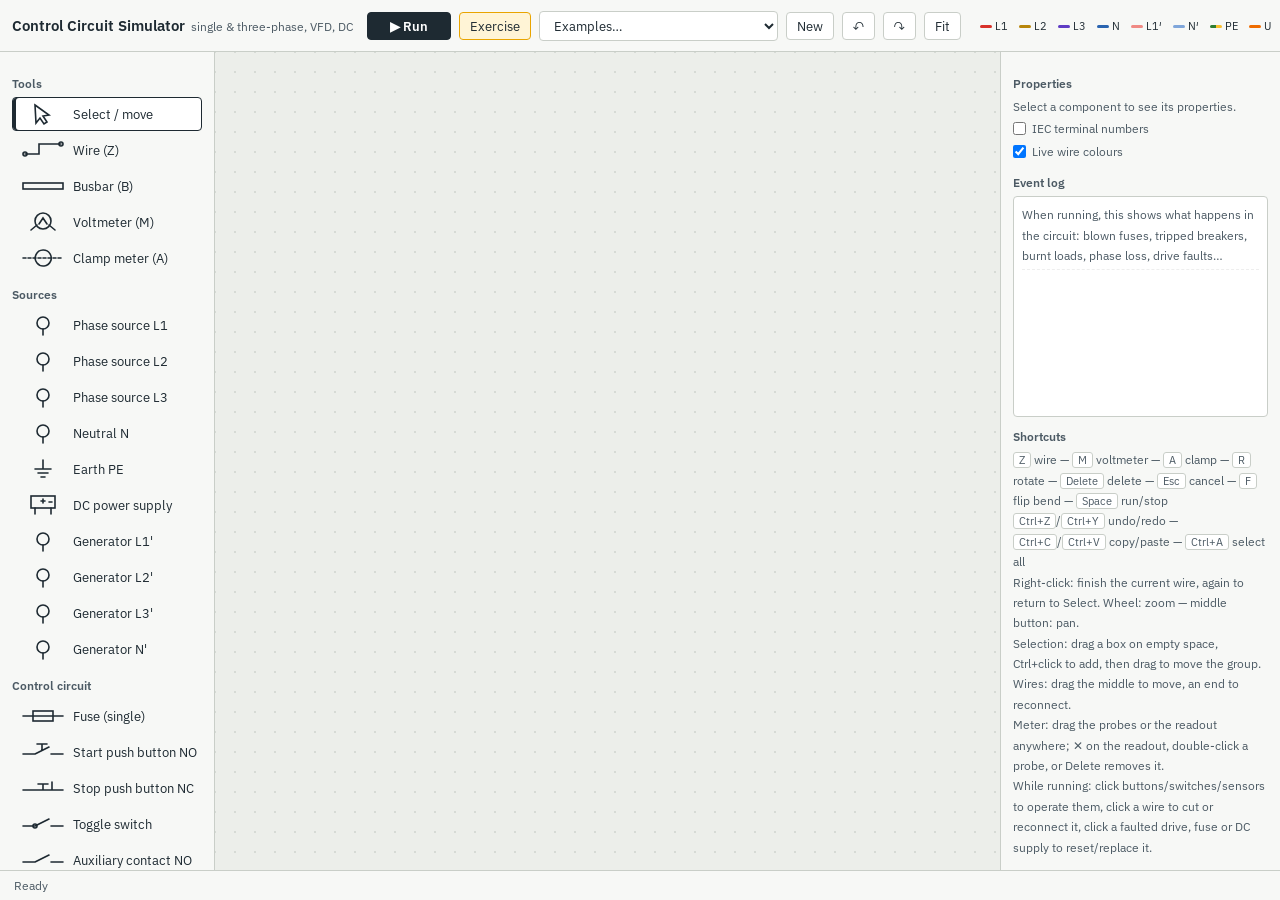
<file: standalone.html>
<!DOCTYPE html>
<html lang="en">
<head>
<meta charset="UTF-8">
<meta name="viewport" content="width=device-width, initial-scale=1.0, maximum-scale=1.0, user-scalable=no">
<meta name="theme-color" content="#1E2A32">

<title>Electrical Control Circuit Simulator</title>
<link href="https://fonts.googleapis.com/css2?family=IBM+Plex+Sans:wght@400;500;600&family=IBM+Plex+Sans+Arabic:wght@400;500;600&display=swap" rel="stylesheet">
<style>
:root{--paper:#ECEEEA;--ink:#1E2A32;--ink-soft:#4C5A64;--line:#C9CEC8;--l1:#D8322A;--l2:#B8860B;--l3:#5F3DC4;--neutral:#2A64B0;--dead:#8A9299;--panel:#F7F8F6;--sel:#E9A400;--ok:#2E7D4F}
  *{box-sizing:border-box;margin:0;padding:0}
  html,body{height:100%;font-family:"IBM Plex Sans","IBM Plex Sans Arabic","Segoe UI",Tahoma,sans-serif;color:var(--ink);background:var(--paper);overflow:hidden}
  #app{display:grid;grid-template-rows:52px 1fr 30px;grid-template-columns:215px 1fr 280px;height:100vh}
  header{grid-column:1/4;display:flex;align-items:center;gap:8px;padding:0 12px;background:var(--panel);border-bottom:1px solid var(--line);flex-wrap:nowrap;overflow:hidden}
  header h1{font-size:15px;font-weight:600;white-space:nowrap}
  header h1 span{font-weight:400;color:var(--ink-soft);font-size:12px;margin:0 6px}
  button,select.btn{font:inherit;font-size:12.5px;border:1px solid var(--line);background:#fff;color:var(--ink);padding:5px 10px;border-radius:4px;cursor:pointer;white-space:nowrap}
  button:hover{border-color:var(--ink-soft)}
  button:focus-visible{outline:2px solid var(--sel);outline-offset:1px}
  button.primary{background:var(--ink);color:#fff;border-color:var(--ink);font-weight:600;min-width:84px}
  button.primary.running{background:var(--l1);border-color:var(--l1)}
  button.accent{background:#FFF4D6;border-color:var(--sel)}
  button[hidden],span[hidden]{display:none}
  .spacer{flex:1}
  aside{background:var(--panel);overflow-y:auto;padding:12px}
  #palette{border-inline-end:1px solid var(--line)}
  #props{border-inline-start:1px solid var(--line);display:flex;flex-direction:column}
  aside h2{font-size:12px;font-weight:600;color:var(--ink-soft);margin:12px 0 6px}
  aside h2:first-child{margin-top:0}
  .tool{display:flex;align-items:center;gap:8px;width:100%;padding:4px 8px;margin-bottom:2px;background:transparent;border:1px solid transparent;text-align:start;border-radius:4px}
  .tool:hover{background:#fff;border-color:var(--line)}
  .tool.active{background:#fff;border-color:var(--ink);box-shadow:inset 3px 0 0 var(--ink)}
  .tool svg{width:44px;height:24px;flex:none}
  .tool svg *{stroke:var(--ink);fill:none;stroke-width:1.6;stroke-linecap:round}
  .tool span{font-size:12.5px}
  #stage{position:relative;overflow:hidden;background:var(--paper)}
  canvas{display:block;cursor:crosshair}
  canvas.select{cursor:default} canvas.run{cursor:default} canvas.meter{cursor:cell}
  footer{grid-column:1/4;display:flex;align-items:center;gap:16px;padding:0 14px;font-size:12px;color:var(--ink-soft);background:var(--panel);border-top:1px solid var(--line)}
  footer .warn{color:var(--l1);font-weight:600} footer .ok{color:var(--ok);font-weight:600}
  .field{margin-bottom:8px}
  .field label{display:block;font-size:12px;color:var(--ink-soft);margin-bottom:2px}
  .field input,.field select{width:100%;font:inherit;font-size:13px;padding:4px 8px;border:1px solid var(--line);border-radius:4px;background:#fff}
  .field input:focus{outline:2px solid var(--sel);border-color:transparent}
  .row{display:grid;grid-template-columns:1fr 1fr;gap:6px}
  .hint{font-size:12px;color:var(--ink-soft);line-height:1.7}
  .hint kbd{font-family:inherit;background:#fff;border:1px solid var(--line);border-radius:3px;padding:0 5px;font-size:11px}
  .danger{color:var(--l1);border-color:#F1C4C0}
  #legend{display:flex;gap:8px;align-items:center;font-size:11px;white-space:nowrap}
  #legend i{display:inline-block;width:12px;height:3px;vertical-align:middle;margin:0 3px;border-radius:2px}
  #log{font-size:12px;line-height:1.55;flex:1;min-height:110px;background:#fff;border:1px solid var(--line);border-radius:4px;padding:6px 8px;overflow-y:auto}
  #log div{padding:2px 0;border-bottom:1px dashed #EEE}
  #log .t{color:var(--ink-soft);font-size:11px;margin:0 4px}
  #log .fault{color:var(--l1)} #log .good{color:var(--ok)}
  .chk{display:flex;align-items:center;gap:6px;font-size:12px;color:var(--ink-soft);margin:4px 0}
  .exbox{background:#FFF4D6;border:1px solid var(--sel);border-radius:4px;padding:8px;font-size:12px;line-height:1.6;margin-bottom:8px}
  input[type=file]{display:none}

/* ---------- mobile / narrow screens ---------- */
#menuBtn,#propBtn{display:none}
@media (max-width: 900px){
  #app{grid-template-columns:1fr;grid-template-rows:auto 1fr 28px}
  header{flex-wrap:nowrap;overflow-x:auto;padding:6px 8px;gap:6px;height:auto;-webkit-overflow-scrolling:touch}
  header h1 span,#legend,.spacer{display:none}
  header h1{font-size:13px}
  #menuBtn,#propBtn{display:inline-block}
  aside{position:fixed;top:0;bottom:0;width:min(85vw,320px);z-index:20;box-shadow:0 0 24px rgba(0,0,0,.25);transition:transform .2s;padding-top:14px}
  #palette{left:0;transform:translateX(-105%)}
  #props{right:0;transform:translateX(105%)}
  [dir=rtl] #palette{left:auto;right:0;transform:translateX(105%)}
  [dir=rtl] #props{right:auto;left:0;transform:translateX(-105%)}
  aside.open{transform:none !important}
  aside .closeX{display:block;position:absolute;top:6px;inset-inline-end:8px;font-size:18px;background:none;border:none;color:var(--ink-soft)}
  #stage{grid-column:1;grid-row:2}
  footer{grid-column:1;font-size:11px;padding:0 8px;gap:8px;white-space:nowrap;overflow:hidden}
  .tool{padding:8px 8px}
  button{padding:8px 10px}
}
aside .closeX{display:none}
#dim{display:none;position:fixed;inset:0;background:rgba(0,0,0,.25);z-index:15}
#dim.show{display:block}
canvas{touch-action:none}

</style>
</head>
<body>
<div id="app">
  <header>
    <button id="menuBtn">☰</button>
    <h1 id="ttl">Control Circuit Simulator<span id="sub">single &amp; three-phase, VFD, DC</span></h1>
    <button class="primary" id="runBtn">▶ Run</button>
    <button id="resetBtn" hidden>Reset protections</button>
    <button class="accent" id="exBtn">Exercise</button>
    <button id="exGuess" hidden>Diagnose</button>
    <button id="exReveal" hidden>Reveal</button>
    <select class="btn" id="exampleSel"></select>
    <button id="clearBtn">New</button>
    <button id="undoBtn" title="Ctrl+Z">↶</button><button id="redoBtn" title="Ctrl+Y">↷</button>
    <button id="fitBtn">Fit</button>
    <div class="spacer"></div>
    <div id="legend"></div>
    <div class="spacer"></div>
    <button id="pngBtn">PNG</button><button id="printBtn">PDF</button><button id="saveBtn">Save</button><button id="loadBtn">Open</button>
    <button id="langBtn">عربي</button>
    <button id="propBtn">⚙</button>
    <input type="file" id="fileIn" accept=".json">
  </header>
  <aside id="palette"></aside>
  <div id="dim"></div>
  <div id="stage"><canvas id="cv"></canvas></div>
  <aside id="props">
    <button class="closeX" id="propsClose">✕</button>
    <div id="exPanel" hidden></div>
    <h2 id="hProps">Properties</h2>
    <div id="propsBody" class="hint"></div>
    <label class="chk"><input type="checkbox" id="chkNum"> <span id="lblNum">IEC terminal numbers</span></label>
    <label class="chk"><input type="checkbox" id="chkCol" checked> <span id="lblCol">Live wire colours</span></label>
    <h2 id="hLog">Event log</h2>
    <div id="log"></div>
    <h2 id="hKeys">Shortcuts</h2>
    <div class="hint" id="keys"></div>
  </aside>
  <footer><span id="status">Ready</span><span id="simMsg"></span><span class="spacer"></span><span id="coords"></span></footer>
</div>
<script>
/* ==========================================================================
   core.js — Globals: canvas, colour table, shared constants
   Loaded as a classic script; top-level declarations are shared across files.
   Load order: core → i18n → catalog → state → engine → render → editor → ui → examples
   ========================================================================== */
'use strict';
const G=20;
const cv=document.getElementById('cv'), stage=document.getElementById('stage'); let ctx=cv.getContext('2d');
const C={L1b:'#F08A84',L2b:'#D9B45A',L3b:'#A08BE0',Nb:'#7FA6DA',PE:'#2E7D32',PEy:'#FBC02D',paper:'#ECEEEA',ink:'#1E2A32',L1:'#D8322A',L2:'#B8860B',L3:'#5F3DC4',N:'#2A64B0',U:'#EF6C00',V:'#7CB342',W:'#00ACC1','DC+':'#D81B60','DC-':'#455A64',dead:'#8A9299',sel:'#E9A400',grid:'#C5CAC4',white:'#FFFFFF',burnt:'#3A3A3A',short:'#E9A400',ok:'#2E7D4F'};
const NC_TYPES=['pb_nc','k_nc','t_nc','ol','limit_nc','float_nc','press_nc','thermo_nc'];
const MANUAL_SW=['sw','limit_no','limit_nc','float_no','float_nc','press_no','press_nc','thermo_no','thermo_nc'];

/* ==========================================================================
   i18n.js — Language dictionaries (EN/AR) and the T() lookup
   Loaded as a classic script; top-level declarations are shared across files.
   Load order: core → i18n → catalog → state → engine → render → editor → ui → examples
   ========================================================================== */
'use strict';
// ---------- i18n ----------
let lang='en';
const I18N={
 en:{
  run:'▶ Run',stop:'■ Stop',reset:'Reset protections',ex:'Exercise',exStop:'End exercise',guess:'Diagnose',reveal:'Reveal',new:'New',fit:'Fit',png:'PNG',print:'PDF',restored:'Previous work restored from this browser',save:'Save',open:'Open',lang:'عربي',
  ttl:'Control Circuit Simulator',sub:'single & three-phase, VFD, DC',hProps:'Properties',hLog:'Event log',hKeys:'Shortcuts',lblNum:'IEC terminal numbers',lblCol:'Live wire colours',
  examples:'Examples…',exDol:'DOL starter + run timer',exVfd:'VFD forward / reverse',exSD:'Star-delta starter',exTank:'Water tank (float switch, 24V)',exAts:'ATS mains / generator changeover',s_ats:'ATS: source I (mains) feeds the load; cut any mains phase and after 3 s the changeover moves to II (generator), then returns 5 s after mains is back. Switch the mode to Manual or Remote in its properties.',
  tools:'Tools',select:'Select / move',wire:'Wire (Z)',bus:'Busbar (B)',busHint:'Busbar: draw like a wire; thickness and colour from its properties',thick:'Thickness (px)',wColor:'Colour',auto:'Auto (live colour)',applyAll:'Apply to all selected wires',meter:'Voltmeter (M)',clamp:'Clamp meter (A)',
  gSources:'Sources',gControl:'Control circuit',gSensors:'Switches & sensors',gPower:'Power circuit',gLoads:'Single-phase / DC loads',gMisc:'PLC, meters, blocks & notes',boxSub:'Description (shown inside)',noteText:'Text',linkBtn:'Link to element / wire',linkHint:'Click a component or wire to link this note (click again to unlink). Esc to finish.',linksN:n=>`${n} link(s)`,
  ready:'Ready',wireHint:'Wire: click start then end — right-click, double-click or Esc to finish',meterHint:'Voltmeter: click two points to measure the voltage between them (run the simulation first)',clampHint:'Clamp meter: click a wire to read its current',placeHint:n=>`Place ${n} by clicking — R to rotate, hold Shift to place several`,added:n=>`Added ${n}`,
  running:'Simulation running — click buttons on the diagram, or click a wire to cut it',
  noSel:'Select a component to see its properties.',multi:(a,b)=>`${a} components and ${b} wires selected. Drag any of them to move the group.`,delSel:'Delete selection',wireSel:'Wire selected. Drag its middle to move it, or drag an end handle to reconnect it.',delWire:'Delete wire',
  name:'Name / tag',followsCoil:'Follows the coil with the same tag (e.g. K1).',followsTimer:'Follows the timer with the same tag.',followsOL:'Opens when the overload relay with the same tag trips.',
  lampCol:'Lamp colour',colors:['Yellow','Red','Green','White','Blue','Orange'],vrate:'Rated voltage',powerW:'Power (W)',dcOut:'Output voltage',mPower:'Motor power (kW)',poles:'Poles',
  mHint:(i)=>`Approx. rated current: ${i} A (≈2 A per kW at 400V). While running, a slider appears to increase torque/load.`,fuseA:'Fuse rating (A)',mcbA:'Breaker rating (A)',iset:'Current setting Iset (A)',olT:'Trip time at 200% (s)',delay:'Delay time (s)',init:'Initial state',openS:'Open',closedS:'Closed',
  vSize:'Drive size (kW)',vVolt:'Voltage',vI:'Rated current (A)',vFmax:'Max frequency (Hz)',vSet:'Set speed (Hz)',vAcc:'Accel time (s)',vDec:'Decel time (s)',vMs1:'Multi-speed 1 (Hz)',vMs2:'Multi-speed 2 (Hz)',vMs3:'MS1+MS2 (Hz)',vDI:'Digital inputs (active when connected to COM)',vRel:'Relay outputs (RA-RC = NO, RB-RC = NC)',relay:'Relay',
  proxHint:'3-wire sensor: + and − from a DC supply, OUT switches when the target is present (click it while running).',
  rotate:'Rotate',del:'Delete',
  runPanel:'Simulation running. Click components on the diagram to operate them.',setSpeed:'set speed',output:'output',torque:'mechanical load (torque)',current:'current',rated:'rated',setting:'setting',heating:'heating',tripped:'tripped',
  simStart:'Simulation started',mainsTrip:'⚠ Main supply tripped — press "Reset protections"',short:'⚠ Short circuit',unstable:'⚠ Circuit unstable (a coil interrupting itself?)',noSrc:'No supply source',loads:n=>`Loads running: ${n}`,
  clearQ:'Clear the current sheet?',opened:'File opened',invalid:'Invalid file',
  keys:'<kbd>Z</kbd> wire — <kbd>M</kbd> voltmeter — <kbd>A</kbd> clamp — <kbd>R</kbd> rotate — <kbd>Delete</kbd> delete — <kbd>Esc</kbd> cancel — <kbd>F</kbd> flip bend — <kbd>Space</kbd> run/stop<br><kbd>Ctrl+Z</kbd>/<kbd>Ctrl+Y</kbd> undo/redo — <kbd>Ctrl+C</kbd>/<kbd>Ctrl+V</kbd> copy/paste — <kbd>Ctrl+A</kbd> select all<br>Right-click: finish the current wire, again to return to Select. Wheel: zoom — middle button: pan.<br>Selection: drag a box on empty space, Ctrl+click to add, then drag to move the group. Wires: drag the middle to move, an end to reconnect.<br>Meter: drag the probes or the readout anywhere; ✕ on the readout, double-click a probe, or Delete removes it.<br>While running: click buttons/switches/sensors to operate them, click a wire to cut or reconnect it, click a faulted drive, fuse or DC supply to reset/replace it.',
  logHint:'When running, this shows what happens in the circuit: blown fuses, tripped breakers, burnt loads, phase loss, drive faults…',
  exIntro:'<b>Exercise mode.</b> A hidden fault was injected into this circuit. Live wire colours are off — use the voltmeter (M) and clamp meter (A) to find it, then press <b>Diagnose</b> and click the faulty component or wire.',
  exNeed:'Build or load a circuit first.',exGuessHint:'Click the component or wire you think is faulty.',exRight:n=>`✔ Correct! The fault was: ${n}. Exercise finished.`,exWrong:'✘ Not that one — keep measuring.',exReveal:n=>`The fault was: ${n}.`,
  fCut:'a broken wire',fFuse:l=>`blown fuse ${l}`,fBurnt:l=>`open (burnt) ${l}`,fStuck:l=>`contact ${l} stuck open`,
  meterV:'V',meterFloat:'floating',meterShort:'SHORT',meterOff:'run the simulation to measure',
  wireCut:'Wire cut (simulating a broken wire)',wireFix:'Wire reconnected',
  // log messages
  m_timer:(l,p)=>`${l}: delay elapsed (${p}s) — timer contacts changed over`,m_toff:(l,p)=>`${l}: off-delay ${p}s elapsed — contacts returned`,m_coilOn:l=>`${l}: contactor pulled in — its contacts closed`,m_coilOff:l=>`${l}: contactor dropped out`,
  m_m3on:(l,d,rev)=>`${l}: motor running${d?` from drive (${rev?'reverse':'forward'})`:' on 3 mains phases'}`,m_m6star:l=>`${l}: motor running in STAR (reduced current, ~1/3)`,m_m6delta:l=>`${l}: motor running in DELTA (full torque)`,
  m_loss:l=>`${l}: phase loss! Motor hums and draws excess current`,m_weak:(l,v,r)=>`${l}: undervoltage (${v}V on a ${r}V load) — does not operate properly`,m_back:(l,v)=>`${l}: back-feed! Neutral is lost and this load is in series with a load fed from another phase — ${v}V across the chain`,m_over:(l,v,r)=>`${l}: overvoltage — ${v}V on a ${r}V load`,m_tstart:l=>`${l}: timer started counting`,
  m_burnV:(l,v,r)=>`${l}: burnt out! ${v}V applied to a ${r}V load`,m_burnBack:l=>`${l}: burnt out by back-feed — neutral lost, current flows phase-to-phase through the loads`,m_burnLoss:l=>`${l}: motor burnt out after running on two phases with no overload protection`,m_burnOL:(l,i,p)=>`${l}: motor burnt out — current stayed at ${i} A (${p}% of rated) with no protection tripping`,
  m_olTrip:(l,i,s,p)=>`${l}: overload relay tripped — current ${i} A exceeds setting ${s} A (${p}%)`,m_fuse:(l,i,r)=>`${l}: fuse blown — ${i} A through a ${r} A fuse`,m_mcbOL:(l,i,r)=>`${l}: breaker tripped on overload — ${i} A through a ${r} A breaker`,
  m_fuseSC:(l,t)=>`${l}: fuse blown — short circuit between ${t}`,m_mcbSC:(l,t)=>`${l}: breaker tripped — short circuit between ${t}`,m_mainsSC:t=>`Short circuit between ${t} with no fuse or breaker in the path — the panel main breaker tripped and the whole supply is lost`,m_dcSC:l=>`${l}: DC supply output shorted — electronic protection shut the output down (click it to reset)`,
  m_vfdFault:(l,c,w)=>`${l}: drive fault ${c} — ${w} (motor coasts to stop, fault relay active)`,f_OC:'output short circuit',f_PHL:'input phase loss on R/S/T',f_EF:'external fault input active',f_OPL:'output phase loss — a motor lead is open',f_OCI:(i,r)=>`overcurrent — ${i} A vs rated ${r} A`,f_oL:(i,r)=>`drive overload — ${i} A exceeds rated ${r} A for too long`,
  m_vfdLost:l=>`${l}: drive lost its supply — display off`,m_vfdReady:l=>`${l}: drive powered up — READY`,m_vfdReset:(l,x)=>`${l}: fault reset via ${x}`,m_vfdRun:(l,d,f)=>`${l}: run command ${d?'FORWARD':'REVERSE'} → ${f} Hz`,m_vfdStop:(l,d)=>`${l}: stop command — decelerating (${d}s)`,
  m_resetAll:'Protections reset, burnt components replaced',m_rcdTrip:l=>`${l}: RCD tripped — leakage current to earth detected (30 mA)`,m_rcdTest:l=>`${l}: RCD test button — tripped`,m_ssRun:(l,r)=>`${l}: soft start — voltage ramp up over ${r}s`,m_ssStop:(l,r)=>`${l}: soft stop — ramp down over ${r}s`,m_plcQ:(l,q,v)=>`${l}: output Q${q} ${v?'ON':'OFF'}`,ssRamp:'Ramp-up time (s)',ssDown:'Ramp-down time (s)',plcProg:'Program (one rule per line)',plcHelp:'Inputs I1–I8 are ON when connected to COM. Outputs Q1–Q8 are relay contacts to C. Operators: &amp; | ! ( ). Timers: T1 = TON(expr, seconds) or TOF(...). Example latch: Q1 = I1 &amp; !I2 | Q1 &amp; !I2',plcErr:'Cannot parse: ',m_atsCmd:(l,p,m)=>`${l}: ${m} mode — order to position ${p===0?'0 (off)':p===1?'I (source 1)':'II (source 2)'}`,m_atsPos:(l,p)=>`${l}: changeover now in position ${p===0?'0':p===1?'I':'II'}`,atsMode:'Mode',atsDelay:'Transfer delay to source 2 (s)',atsRet:'Return delay to source 1 (s)',atsHint:'Auto: prefers source I, transfers to II on phase loss. Remote: I / II terminals to COM. Manual: click the switch while running (I → 0 → II).',m_earth:'⚠ Earth fault — a live conductor touched PE (the frame). Without a fault path to earth this would be a dangerous touch voltage; here the fault current trips the protection.',m_swOn:l=>`${l}: closed`,m_swOff:l=>`${l}: opened`,m_mcbReset:l=>`${l}: breaker reset`,m_mcbOn:l=>`${l}: breaker closed`,m_mcbOff:l=>`${l}: breaker opened manually`,m_olTest:l=>`${l}: overload relay tripped manually (test)`,m_olReset:l=>`${l}: overload relay reset`,m_fuseNew:l=>`${l}: fuse replaced`,m_vfdKey:l=>`${l}: fault reset from keypad`,m_dcReset:l=>`${l}: DC supply reset`,m_replaced:l=>`${l}: burnt component replaced`,m_sensOn:l=>`${l}: target detected`,m_sensOff:l=>`${l}: target removed`,
  s_dol:'DOL starter: S1 starts M1 and K1 latches; T1 counts the run time and its NC contact stops the motor after 8 s, T1 NO lights H2. Try: cut a phase, cut the neutral, raise the torque to trip F1.',
  s_vfd:'VFD: close S1 = forward, S2 = reverse, S3/S4 = multi-speeds, S5 = fault reset. R1 lights H1 (RUN), R2 lights H2 (FAULT) from 24V DC. Try cutting a motor lead or a supply phase.',
  s_sd:'Star-delta: S1 starts — K1 (main) and K2 (star) pull in, after T1 = 5 s the star contactor drops and K3 (delta) closes. Watch the motor current change from ~1/3 to full.',
  s_tank:'Water tank: the float switch B1 (click it) starts pump M1 through K1; the pressure switch B2 stops it. All control on 24V DC with a PNP proximity sensor B3 as a "tank full" indicator.',
 },
 ar:{
  run:'▶ تشغيل',stop:'■ إيقاف',reset:'إعادة ضبط الحمايات',ex:'تمرين',exStop:'إنهاء التمرين',guess:'تشخيص',reveal:'كشف العطل',new:'جديد',fit:'ملاءمة',png:'صورة',print:'PDF',restored:'استُعيد عملك السابق من هذا المتصفح',save:'حفظ',open:'فتح',lang:'English',
  ttl:'محاكي دوائر التحكم',sub:'أحادي وثلاثي الطور، VFD، تيار مستمر',hProps:'الخصائص',hLog:'سجل الأحداث',hKeys:'الاختصارات',lblNum:'ترقيم الأطراف IEC',lblCol:'تلوين الأسلاك الحية',
  examples:'أمثلة…',exDol:'بادئ مباشر DOL + مؤقت تشغيل',exVfd:'VFD أمام / خلف',exSD:'بادئ ستار/دلتا',exTank:'خزان ماء (عوامة، 24V)',exAts:'مبدّل ATS شبكة / مولدة',s_ats:'ATS: المصدر I (الشبكة) يغذي الحمل؛ اقطع أي طور من الشبكة وبعد 3 ث ينتقل المبدّل إلى II (المولدة)، ويرجع بعد 5 ث من عودة الشبكة. غيّر النمط إلى يدوي أو عن بعد من خصائصه.',
  tools:'الأدوات',select:'تحديد / تحريك',wire:'سلك (Z)',bus:'بازبار (B)',busHint:'بازبار: يُرسم مثل السلك؛ السمك واللون من خصائصه',thick:'السمك (px)',wColor:'اللون',auto:'تلقائي (لون حي)',applyAll:'تطبيق على كل الأسلاك المحددة',meter:'فولتميتر (M)',clamp:'كلامب ميتر (A)',
  gSources:'المصادر',gControl:'دائرة التحكم',gSensors:'مفاتيح وحساسات',gPower:'دائرة القدرة',gLoads:'أحمال أحادية / DC',gMisc:'PLC وأجهزة قياس وصناديق وملاحظات',boxSub:'الوصف (يظهر داخل الصندوق)',noteText:'النص',linkBtn:'ربط بعنصر / سلك',linkHint:'انقر عنصرًا أو سلكًا لربط الملاحظة به (انقره ثانية لفك الربط). Esc للإنهاء.',linksN:n=>`${n} ارتباط`,
  ready:'جاهز',wireHint:'سلك: انقر البداية ثم النهاية — كلك يمين أو نقر مزدوج أو Esc للإنهاء',meterHint:'فولتميتر: انقر نقطتين لقياس الجهد بينهما (شغّل المحاكاة أولًا)',clampHint:'كلامب ميتر: انقر سلكًا لقراءة تياره',placeHint:n=>`ضع ${n} بالنقر — R للتدوير، مع Shift لوضع عدة نسخ`,added:n=>`تمت إضافة ${n}`,
  running:'المحاكاة تعمل — انقر الأزرار على المخطط، أو انقر سلكًا لقطعه',
  noSel:'اختر عنصرًا لعرض خصائصه.',multi:(a,b)=>`${a} عنصر و ${b} سلك محددة. اسحب أيًا منها لتحريك المجموعة.`,delSel:'حذف المحدد',wireSel:'سلك محدد. اسحب منتصفه لتحريكه أو طرفه لإعادة توصيله.',delWire:'حذف السلك',
  name:'الاسم / الرمز',followsCoil:'يتبع الملف الذي يحمل نفس الرمز (مثل K1).',followsTimer:'يتبع المؤقت الذي يحمل نفس الرمز.',followsOL:'يفتح عندما تفصل الحماية الحرارية التي تحمل نفس الرمز.',
  lampCol:'لون المصباح',colors:['أصفر','أحمر','أخضر','أبيض','أزرق','برتقالي'],vrate:'الجهد المقنن',powerW:'القدرة (W)',dcOut:'جهد الخرج',mPower:'قدرة المحرك (kW)',poles:'الأقطاب',
  mHint:(i)=>`التيار الاسمي التقريبي: ${i} A (≈2 A لكل kW عند 400V). أثناء التشغيل يظهر شريط لزيادة العزم.`,fuseA:'أمبير الفيوز (A)',mcbA:'أمبير القاطع (A)',iset:'تيار الضبط Iset (A)',olT:'زمن الفصل عند 200% (ث)',delay:'زمن التأخير (ث)',init:'الحالة الابتدائية',openS:'مفتوح',closedS:'مغلق',
  vSize:'حجم الدرايف (kW)',vVolt:'الجهد',vI:'التيار المقنن (A)',vFmax:'أقصى تردد (Hz)',vSet:'السرعة المضبوطة (Hz)',vAcc:'زمن التسارع (ث)',vDec:'زمن التباطؤ (ث)',vMs1:'سرعة 1 (Hz)',vMs2:'سرعة 2 (Hz)',vMs3:'MS1+MS2 (Hz)',vDI:'المداخل الرقمية (تتفعل عند توصيلها بـ COM)',vRel:'مخارج الرلي (RA-RC = NO, RB-RC = NC)',relay:'رلي',
  proxHint:'حساس 3 أسلاك: + و − من مصدر DC، ويتحول OUT عند وجود الهدف (انقره أثناء التشغيل).',
  rotate:'تدوير',del:'حذف',
  runPanel:'المحاكاة تعمل. انقر العناصر على المخطط للتحكم بها.',setSpeed:'السرعة المضبوطة',output:'الخرج',torque:'الحمل الميكانيكي (العزم)',current:'التيار',rated:'الاسمي',setting:'الضبط',heating:'التسخين',tripped:'فاصل',
  simStart:'بدأت المحاكاة',mainsTrip:'⚠ التغذية الرئيسية مفصولة — اضغط "إعادة ضبط الحمايات"',short:'⚠ قصر كهربائي',unstable:'⚠ الدائرة غير مستقرة (ملف يقطع نفسه؟)',noSrc:'لا يوجد مصدر تغذية',loads:n=>`أحمال تعمل: ${n}`,
  clearQ:'مسح اللوحة الحالية؟',opened:'تم فتح الملف',invalid:'الملف غير صالح',
  keys:'<kbd>Z</kbd> سلك — <kbd>M</kbd> فولتميتر — <kbd>A</kbd> كلامب — <kbd>R</kbd> تدوير — <kbd>Delete</kbd> حذف — <kbd>Esc</kbd> إلغاء — <kbd>F</kbd> قلب الانحناء — <kbd>Space</kbd> تشغيل/إيقاف<br><kbd>Ctrl+Z</kbd>/<kbd>Ctrl+Y</kbd> تراجع/إعادة — <kbd>Ctrl+C</kbd>/<kbd>Ctrl+V</kbd> نسخ/لصق — <kbd>Ctrl+A</kbd> تحديد الكل<br>كلك يمين: إنهاء السلك الحالي، ومرة ثانية للرجوع للتحديد. العجلة: تكبير — الزر الأوسط: تحريك.<br>التحديد: اسحب مربعًا على مساحة فارغة، Ctrl+نقر للإضافة، ثم اسحب لتحريك المجموعة. الأسلاك: اسحب المنتصف لتحريكه أو الطرف لإعادة توصيله.<br>الجهاز: اسحب المجسات أو الشاشة لأي مكان؛ ✕ على الشاشة أو نقر مزدوج على مجس أو Delete يحذفه.<br>أثناء التشغيل: انقر الأزرار والمفاتيح والحساسات لتشغيلها، انقر سلكًا لقطعه أو وصله، وانقر الدرايف أو الفيوز أو مصدر DC المعطّل لإرجاعه.',
  logHint:'عند التشغيل يظهر هنا ما يحدث في الدائرة: انصهار فيوز، فصل قاطع، احتراق حمل، فقدان طور، أعطال الدرايف…',
  exIntro:'<b>وضع التمرين.</b> زُرع عطل مخفي في هذه الدائرة. تلوين الأسلاك مطفأ — استخدم الفولتميتر (M) والكلامب (A) لإيجاده، ثم اضغط <b>تشخيص</b> وانقر العنصر أو السلك المعطّل.',
  exNeed:'ارسم أو افتح دائرة أولًا.',exGuessHint:'انقر العنصر أو السلك الذي تظنه معطّلًا.',exRight:n=>`✔ صحيح! العطل كان: ${n}. انتهى التمرين.`,exWrong:'✘ ليس هذا — واصل القياس.',exReveal:n=>`العطل كان: ${n}.`,
  fCut:'سلك مقطوع',fFuse:l=>`فيوز منصهر ${l}`,fBurnt:l=>`عنصر محترق (مفتوح) ${l}`,fStuck:l=>`تلامس ${l} عالق مفتوحًا`,
  meterV:'V',meterFloat:'عائم',meterShort:'قصر',meterOff:'شغّل المحاكاة للقياس',
  wireCut:'قُطع سلك (محاكاة سلك مفصول)',wireFix:'أُعيد وصل السلك',
  m_timer:(l,p)=>`${l}: انتهى زمن التأخير (${p}ث) — تبدّلت تلامسات المؤقت`,m_toff:(l,p)=>`${l}: انتهى تأخير الإطفاء ${p}ث — عادت التلامسات`,m_coilOn:l=>`${l}: انجذب الكونتاكتور — أُغلقت تلامساته`,m_coilOff:l=>`${l}: تحرر الكونتاكتور`,
  m_m3on:(l,d,rev)=>`${l}: المحرك يدور${d?` من الدرايف (${rev?'عكسي':'أمامي'})`:' على 3 أطوار'}`,m_m6star:l=>`${l}: المحرك يدور ستار (تيار مخفض ~1/3)`,m_m6delta:l=>`${l}: المحرك يدور دلتا (عزم كامل)`,
  m_loss:l=>`${l}: فقدان طور! المحرك يئنّ ويسحب تيارًا زائدًا`,m_weak:(l,v,r)=>`${l}: جهد ناقص (${v}V على حمل ${r}V) — لا يعمل بشكل صحيح`,m_back:(l,v)=>`${l}: تغذية عكسية! المحايد مقطوع والحمل على التوالي مع حمل مغذّى من طور آخر — ${v}V على السلسلة`,m_over:(l,v,r)=>`${l}: جهد زائد — ${v}V على حمل ${r}V`,m_tstart:l=>`${l}: بدأ المؤقت العد`,
  m_burnV:(l,v,r)=>`${l}: احترق! ${v}V على حمل ${r}V`,m_burnBack:l=>`${l}: احترق بسبب التغذية العكسية — المحايد مفقود والتيار يمر من طور إلى طور عبر الأحمال`,m_burnLoss:l=>`${l}: احترق المحرك بعد العمل على طورين بدون حماية حرارية`,m_burnOL:(l,i,p)=>`${l}: احترق المحرك — استمر التيار عند ${i} A (${p}% من الاسمي) بدون فصل الحماية`,
  m_olTrip:(l,i,s,p)=>`${l}: فصلت الحماية الحرارية — التيار ${i} A يتجاوز الضبط ${s} A (${p}%)`,m_fuse:(l,i,r)=>`${l}: انصهر الفيوز — ${i} A عبر فيوز ${r} A`,m_mcbOL:(l,i,r)=>`${l}: فصل القاطع بحمل زائد — ${i} A عبر قاطع ${r} A`,
  m_fuseSC:(l,t)=>`${l}: انصهر الفيوز — قصر بين ${t}`,m_mcbSC:(l,t)=>`${l}: فصل القاطع — قصر بين ${t}`,m_mainsSC:t=>`قصر بين ${t} بدون فيوز أو قاطع في المسار — فصل القاطع الرئيسي وانقطعت التغذية كاملة`,m_dcSC:l=>`${l}: قصر على خرج مصدر DC — الحماية الإلكترونية أطفأت الخرج (انقره لإرجاعه)`,
  m_vfdFault:(l,c,w)=>`${l}: عطل درايف ${c} — ${w} (المحرك يتوقف حرًا، رلي العطل فعّال)`,f_OC:'قصر على الخرج',f_PHL:'فقدان طور دخل على R/S/T',f_EF:'مدخل العطل الخارجي فعّال',f_OPL:'فقدان طور خرج — أحد أسلاك المحرك مفتوح',f_OCI:(i,r)=>`تيار زائد — ${i} A مقابل ${r} A مقنن`,f_oL:(i,r)=>`حمل زائد على الدرايف — ${i} A يتجاوز ${r} A لفترة طويلة`,
  m_vfdLost:l=>`${l}: فقد الدرايف تغذيته — الشاشة مطفأة`,m_vfdReady:l=>`${l}: الدرايف مغذّى — جاهز`,m_vfdReset:(l,x)=>`${l}: أُعيد ضبط العطل عبر ${x}`,m_vfdRun:(l,d,f)=>`${l}: أمر تشغيل ${d?'أمامي':'عكسي'} → ${f} Hz`,m_vfdStop:(l,d)=>`${l}: أمر إيقاف — تباطؤ (${d}ث)`,
  m_resetAll:'أُعيد ضبط الحمايات واستُبدلت العناصر المحترقة',m_rcdTrip:l=>`${l}: فصل قاطع التسرب — تيار تسرب إلى الأرض (30 mA)`,m_rcdTest:l=>`${l}: زر اختبار RCD — فصل`,m_ssRun:(l,r)=>`${l}: بدء ناعم — رفع الجهد خلال ${r}ث`,m_ssStop:(l,r)=>`${l}: إيقاف ناعم — خفض الجهد خلال ${r}ث`,m_plcQ:(l,q,v)=>`${l}: المخرج Q${q} ${v?'ON':'OFF'}`,ssRamp:'زمن الرفع (ث)',ssDown:'زمن الخفض (ث)',plcProg:'البرنامج (قاعدة في كل سطر)',plcHelp:'المداخل I1–I8 تكون ON عند توصيلها بـ COM. المخارج Q1–Q8 تلامسات رلي مع C. العمليات: &amp; | ! ( ). المؤقتات: T1 = TON(تعبير, ثوانٍ) أو TOF(...). مثال تثبيت: Q1 = I1 &amp; !I2 | Q1 &amp; !I2',plcErr:'تعذر تفسير: ',m_atsCmd:(l,p,m)=>`${l}: وضع ${m==='auto'?'آلي':m==='remote'?'عن بعد':'يدوي'} — أمر إلى الوضع ${p===0?'0 (فصل)':p===1?'I (المصدر 1)':'II (المصدر 2)'}`,m_atsPos:(l,p)=>`${l}: المبدّل الآن في الوضع ${p===0?'0':p===1?'I':'II'}`,atsMode:'النمط',atsDelay:'تأخير التحويل إلى المصدر 2 (ث)',atsRet:'تأخير الرجوع إلى المصدر 1 (ث)',atsHint:'آلي: يفضّل المصدر I ويحوّل إلى II عند فقدان طور. عن بعد: أطراف I / II مع COM. يدوي: انقر المبدّل أثناء التشغيل (I → 0 → II).',m_earth:'⚠ عطل أرضي — موصل حي لمس PE (الهيكل). لولا مسار العطل إلى الأرض لكان جهد لمس خطرًا؛ هنا تيار العطل يفصل الحماية.',m_swOn:l=>`${l}: أُغلق`,m_swOff:l=>`${l}: فُتح`,m_mcbReset:l=>`${l}: أُعيد تسليح القاطع`,m_mcbOn:l=>`${l}: أُغلق القاطع`,m_mcbOff:l=>`${l}: فُتح القاطع يدويًا`,m_olTest:l=>`${l}: فُصلت الحماية الحرارية يدويًا (اختبار)`,m_olReset:l=>`${l}: أُعيد ضبط الحماية الحرارية`,m_fuseNew:l=>`${l}: استُبدل الفيوز`,m_vfdKey:l=>`${l}: أُعيد ضبط العطل من لوحة الدرايف`,m_dcReset:l=>`${l}: أُعيد تشغيل مصدر DC`,m_replaced:l=>`${l}: استُبدل العنصر المحترق`,m_sensOn:l=>`${l}: اكتُشف الهدف`,m_sensOff:l=>`${l}: أُزيل الهدف`,
  s_dol:'بادئ DOL: S1 يشغّل M1 ويثبّت K1؛ T1 يحسب زمن التشغيل وتلامسه NC يوقف المحرك بعد 8 ث ويضيء H2. جرّب: قطع طور، قطع المحايد، رفع العزم لفصل F1.',
  s_vfd:'VFD: أغلق S1 = أمام، S2 = خلف، S3/S4 = سرعات، S5 = ريست. R1 يضيء H1 (تشغيل)، R2 يضيء H2 (عطل) من 24V DC. جرّب قطع سلك محرك أو طور تغذية.',
  s_sd:'ستار/دلتا: S1 يبدأ — K1 (رئيسي) و K2 (ستار) ينجذبان، بعد T1 = 5 ث يتحرر الستار ويغلق K3 (دلتا). راقب تغيّر تيار المحرك من ~1/3 إلى الكامل.',
  s_tank:'خزان ماء: العوامة B1 (انقرها) تشغّل المضخة M1 عبر K1؛ مفتاح الضغط B2 يوقفها. التحكم كله على 24V DC مع حساس تقارب PNP B3 كمؤشر "خزان ممتلئ".',
 }
};
const T=(k,...a)=>{ const v=(I18N[lang][k]!==undefined?I18N[lang][k]:I18N.en[k]); return typeof v==='function'?v(...a):v; };

/* ==========================================================================
   catalog.js — Component catalogue: terminals, contact pairs, icons, IEC numbers, palette groups
   Loaded as a classic script; top-level declarations are shared across files.
   Load order: core → i18n → catalog → state → engine → render → editor → ui → examples
   ========================================================================== */
'use strict';
// ---------- catalogue ----------
const T2=[[-2,0],[2,0]], T3=[[-2,-2],[0,-2],[2,-2],[-2,2],[0,2],[2,2]], P3=[[0,3],[1,4],[2,5]];
const VFD_T=[[-2,-5],[0,-5],[2,-5],[-2,5],[0,5],[2,5],[-4,-4],[-4,-3],[-4,-2],[-4,-1],[-4,0],[-4,2],[4,-4],[4,-3],[4,-2],[4,0],[4,1],[4,2]];
const VFD_NAMES=['R','S','T','U','V','W','X1','X2','X3','X4','X5','COM','RA','RB','RC','RA','RB','RC'];
const XFN=['NONE','FWD','REV','JOG','MS1','MS2','RESET','EXT_FAULT','COAST'], RFN=['NONE','RUN','AT_SPEED','FAULT','READY'];
const src=(n,en,ar)=>({en,ar,kind:'source',src:n,terms:[[0,0]],icon:'<circle cx="22" cy="10" r="6"/><path d="M22 16v6"/>'});
const ctc=(en,ar,prefix,icon,extra)=>({en,ar,kind:'contact',prefix,terms:T2,pairs:[[0,1]],icon,...(extra||{})});
const ld=(en,ar,prefix,icon)=>({en,ar,kind:'load',prefix,terms:T2,icon});
const NOI='<path d="M2 14h12M30 14h12M14 14l14-7"/>', NCI='<path d="M2 14h12M30 14h12M14 14h17M31 14v-8"/>';
const TYPES={
  L1b:src('L1b',"Generator L1'","مولدة L1'"),L2b:src('L2b',"Generator L2'","مولدة L2'"),L3b:src('L3b',"Generator L3'","مولدة L3'"),Nb:src('Nb',"Generator N'","مولدة N'"),
  L1:src('L1','Phase source L1','مصدر الطور L1'),L2:src('L2','Phase source L2','مصدر الطور L2'),L3:src('L3','Phase source L3','مصدر الطور L3'),N:src('N','Neutral N','المحايد N'),PE:{en:'Earth PE',ar:'الأرضي PE',kind:'source',src:'PE',terms:[[0,0]],icon:'<path d="M22 3v9M14 12h16M17 16h10M20 20h4"/>'},
  dcps:{en:'DC power supply',ar:'مصدر تيار مستمر',kind:'source',prefix:'G',terms:[[-1,2],[1,2]],icon:'<rect x="10" y="3" width="24" height="12"/><path d="M14 15v6M30 15v6M20 8h4M22 6v4M28 9h3"/>'},
  fuse:ctc('Fuse (single)','فيوز (أحادي)','F','<path d="M2 12h40"/><rect x="12" y="7" width="20" height="10"/>',{num:['1','2']}),
  pb_no:ctc('Start push button NO','ضاغط تشغيل NO','S','<path d="M2 14h12M30 14h12M14 14l14-7M21 10v-6M16 4h10"/>',{num:['13','14']}),
  pb_nc:ctc('Stop push button NC','ضاغط إيقاف NC','S','<path d="M2 14h12M30 14h12M14 14h17M31 14v-8M22 14v-6M17 8h10"/>',{num:['21','22']}),
  sw:ctc('Toggle switch','مفتاح تثبيت','Q','<path d="M2 14h12M30 14h12M14 14l14-7"/><circle cx="14" cy="14" r="2"/>',{num:['13','14']}),
  k_no:ctc('Auxiliary contact NO','تلامس مساعد NO','K',NOI,{num:['13','14']}),
  k_nc:ctc('Auxiliary contact NC','تلامس مساعد NC','K',NCI,{num:['21','22']}),
  t_no:ctc('Timer contact NO','تلامس مؤقت NO','T',NOI+'<path d="M19 7a5 5 0 0 1 8 0"/>',{num:['17','18']}),
  t_nc:ctc('Timer contact NC','تلامس مؤقت NC','T',NCI+'<path d="M18 5a5 5 0 0 1 8 0"/>',{num:['15','16']}),
  ol:ctc('OL auxiliary contact NC','تلامس OL مساعد NC','F',NCI+'<path d="M18 8h8v-5h-8z"/>',{num:['95','96']}),
  limit_no:ctc('Limit switch NO','مفتاح حدي NO','B',NOI+'<path d="M8 20l6-6"/><path d="M4 20h6" />',{num:['13','14']}),
  limit_nc:ctc('Limit switch NC','مفتاح حدي NC','B',NCI+'<path d="M8 20l6-6M4 20h6"/>',{num:['21','22']}),
  float_no:ctc('Float switch NO','عوامة NO','B',NOI+'<circle cx="21" cy="4" r="3"/>',{num:['13','14']}),
  float_nc:ctc('Float switch NC','عوامة NC','B',NCI+'<circle cx="21" cy="3" r="3"/>',{num:['21','22']}),
  press_no:ctc('Pressure switch NO','مفتاح ضغط NO','B',NOI+'<path d="M17 4h8M21 4v4"/>',{num:['13','14']}),
  press_nc:ctc('Pressure switch NC','مفتاح ضغط NC','B',NCI+'<path d="M17 2h8M21 2v4"/>',{num:['21','22']}),
  thermo_no:ctc('Thermostat NO','ثرموستات NO','B',NOI+'<path d="M19 3h4l-4 3h4"/>',{num:['13','14']}),
  thermo_nc:ctc('Thermostat NC','ثرموستات NC','B',NCI+'<path d="M19 1h4l-4 3h4"/>',{num:['21','22']}),
  prox_npn:{en:'Proximity sensor NPN',ar:'حساس تقارب NPN',kind:'sensor',prefix:'B',terms:[[-2,2],[0,2],[2,2]],pairs:[[1,2]],icon:'<rect x="10" y="3" width="24" height="12"/><path d="M14 15v6M22 15v6M30 15v6M16 9h4M27 9h4"/>',num:['+','OUT','−']},
  prox_pnp:{en:'Proximity sensor PNP',ar:'حساس تقارب PNP',kind:'sensor',prefix:'B',terms:[[-2,2],[0,2],[2,2]],pairs:[[0,1]],icon:'<rect x="10" y="3" width="24" height="12"/><path d="M14 15v6M22 15v6M30 15v6M16 9h4M27 9h4"/>',num:['+','OUT','−']},
  mcb3:{en:'Circuit breaker (3-pole)',ar:'قاطع 3 أقطاب',kind:'contact',prefix:'Q',terms:T3,pairs:P3,icon:'<path d="M12 2v6l4 8M12 16v6M22 2v6l4 8M22 16v6M32 2v6l4 8M32 16v6"/><path d="M10 12h26" stroke-dasharray="3 2"/>',num:['1','3','5','2','4','6']},
  k3:{en:'Contactor main contacts (3-pole)',ar:'تلامسات قدرة K (3 أقطاب)',kind:'contact',prefix:'K',terms:T3,pairs:P3,icon:'<path d="M12 2v6l4 8M12 16v6M22 2v6l4 8M22 16v6M32 2v6l4 8M32 16v6"/><path d="M10 12h26" stroke-dasharray="3 2"/>',num:['1','3','5','2','4','6']},
  ol3:{en:'Overload relay OL (3-pole)',ar:'حماية حرارية OL (3 أقطاب)',kind:'contact',prefix:'F',terms:T3,pairs:P3,icon:'<path d="M12 2v20M22 2v20M32 2v20"/><rect x="9" y="8" width="6" height="8"/><rect x="19" y="8" width="6" height="8"/><rect x="29" y="8" width="6" height="8"/>',num:['1','3','5','2','4','6']},
  vfd:{en:'AC drive (VFD)',ar:'درايف AC (VFD)',kind:'vfd',prefix:'U',terms:VFD_T,pairs:[[12,14],[13,14],[15,17],[16,17]],icon:'<rect x="8" y="3" width="28" height="18"/><path d="M12 8h6M26 8h6M12 14c2-4 4-4 6 0s4 4 6 0"/>'},
  motor3:{en:'3-phase motor',ar:'محرك 3 فاز',kind:'load3',prefix:'M',terms:[[-2,-2],[0,-2],[2,-2]],icon:'<path d="M12 1v7M22 1v7M32 1v7"/><circle cx="22" cy="15" r="7.5"/><path d="M19 18v-6l3 4 3-4v6"/>',num:['U1','V1','W1']},
  motor6:{en:'3-phase motor, 6 terminals (star/delta)',ar:'محرك 3 فاز 6 أطراف (ستار/دلتا)',kind:'load6',prefix:'M',terms:[[-2,-2],[0,-2],[2,-2],[-2,2],[0,2],[2,2]],icon:'<path d="M12 1v5M22 1v5M32 1v5M12 18v5M22 18v5M32 18v5"/><circle cx="22" cy="12" r="6"/>',num:['U1','V1','W1','W2','U2','V2']},
  mccb3:{en:'MCCB (3-pole)',ar:'قاطع MCCB (3 أقطاب)',kind:'contact',prefix:'Q',terms:T3,pairs:P3,icon:'<rect x="8" y="4" width="28" height="16"/><path d="M12 1v3M22 1v3M32 1v3M12 20v3M22 20v3M32 20v3M18 12h8"/>',num:['1','3','5','2','4','6']},
  mccb4:{en:'MCCB (4-pole)',ar:'قاطع MCCB (4 أقطاب)',kind:'contact',prefix:'Q',terms:[[-3,-2],[-1,-2],[1,-2],[3,-2],[-3,2],[-1,2],[1,2],[3,2]],pairs:[[0,4],[1,5],[2,6],[3,7]],icon:'<rect x="6" y="4" width="32" height="16"/><path d="M10 1v3M18 1v3M26 1v3M34 1v3M10 20v3M18 20v3M26 20v3M34 20v3M18 12h8"/>',num:['1','3','5','N','2','4','6','N']},
  rcd2:{en:'RCD 30 mA (2-pole)',ar:'قاطع تسرب أرضي RCD (2 قطب)',kind:'contact',prefix:'F',terms:[[-1,-2],[1,-2],[-1,2],[1,2]],pairs:[[0,2],[1,3]],icon:'<rect x="8" y="4" width="28" height="16"/><path d="M16 1v3M28 1v3M16 20v3M28 20v3"/><circle cx="22" cy="12" r="4"/>',num:['1','N','2','N']},
  rcd4:{en:'RCD 30 mA (4-pole)',ar:'قاطع تسرب أرضي RCD (4 أقطاب)',kind:'contact',prefix:'F',terms:[[-3,-2],[-1,-2],[1,-2],[3,-2],[-3,2],[-1,2],[1,2],[3,2]],pairs:[[0,4],[1,5],[2,6],[3,7]],icon:'<rect x="6" y="4" width="32" height="16"/><path d="M10 1v3M18 1v3M26 1v3M34 1v3M10 20v3M18 20v3M26 20v3M34 20v3"/><circle cx="22" cy="12" r="4"/>',num:['1','3','5','N','2','4','6','N']},
  softstart:{en:'Soft starter',ar:'سوفت ستارتر',kind:'vfd',prefix:'U',terms:[[-2,-5],[0,-5],[2,-5],[-2,5],[0,5],[2,5],[-4,-2],[-4,0],[-4,2],[4,-2],[4,0]],pairs:[[9,10]],icon:'<rect x="8" y="3" width="28" height="18"/><path d="M12 17c6 0 10-10 20-10"/>'},
  meterV:{en:'Panel voltmeter',ar:'فولتميتر لوحة',kind:'meter',prefix:'P',terms:T2,icon:'<circle cx="22" cy="11" r="8"/><path d="M2 11h12M30 11h12M19 8l3 6 3-6"/>',num:['','']},
  meterA:{en:'Panel ammeter (in series)',ar:'أمبيرميتر لوحة (على التوالي)',kind:'contact',prefix:'P',terms:T2,pairs:[[0,1]],icon:'<circle cx="22" cy="11" r="8"/><path d="M2 11h12M30 11h12M19 14l3-6 3 6M20 12h4"/>',num:['','']},
  plc:{en:'PLC block (8 in / 8 relay out)',ar:'بلوك PLC (8 مداخل / 8 مخارج رلي)',kind:'plc',prefix:'A',terms:[[-5,-6],[-5,-5],[-5,-4],[-5,-3],[-5,-2],[-5,-1],[-5,0],[-5,1],[-5,3],[5,-8],[5,-6],[5,-5],[5,-4],[5,-3],[5,-2],[5,-1],[5,0],[5,1]],pairs:[[9,10],[9,11],[9,12],[9,13],[9,14],[9,15],[9,16],[9,17]],icon:'<rect x="8" y="2" width="28" height="20"/><path d="M2 7h6M2 12h6M2 17h6M36 7h6M36 12h6M36 17h6M14 8h6M24 8h6M14 16h6M24 16h6"/>'},
  ats:{en:'Motorised changeover (ATS, 4-pole)',ar:'مبدّل آلي ATS (4 أقطاب)',kind:'contact',prefix:'Q',terms:[[-7,-5],[-5,-5],[-3,-5],[-1,-5],[1,-5],[3,-5],[5,-5],[7,-5],[-3,5],[-1,5],[1,5],[3,5],[-8,-2],[-8,0],[-8,2],[8,-3],[8,-2],[8,1],[8,2]],pairs:[[0,8],[1,9],[2,10],[3,11],[4,8],[5,9],[6,10],[7,11],[15,16],[17,18]],icon:'<path d="M6 3v6M14 3v6M30 3v6M38 3v6M22 21v-6M22 15l-8-6M10 12h6M28 12h6"/>',num:['','','','','','','','','','','','','I','II','COM','','','','']},
  box:{en:'Custom block (4 in / 4 out)',ar:'صندوق مخصص (4 دخول / 4 خروج)',kind:'contact',prefix:'X',terms:[[-3,-3],[-3,-1],[-3,1],[-3,3],[3,-3],[3,-1],[3,1],[3,3]],pairs:[[0,4],[1,5],[2,6],[3,7]],icon:'<rect x="12" y="2" width="20" height="20"/><path d="M4 6h8M4 11h8M4 16h8M32 6h8M32 11h8M32 16h8"/>',num:['1','2','3','4','1','2','3','4']},
  note:{en:'Text note',ar:'ملاحظة نصية',kind:'note',prefix:'',terms:[],icon:'<path d="M6 5h32M6 11h24M6 17h30"/>'},
  coil:ld('Contactor coil','ملف كونتاكتور','K','<path d="M2 11h10M32 11h10"/><rect x="12" y="4" width="20" height="14"/>'),
  timer:ld('On-delay timer','مؤقت تأخير تشغيل','T','<path d="M2 11h10M32 11h10"/><rect x="12" y="4" width="20" height="14"/><path d="M18 7h8l-8 8h8"/>'),
  timer_off:ld('Off-delay timer','مؤقت تأخير إطفاء','T','<path d="M2 11h10M32 11h10"/><rect x="12" y="4" width="20" height="14"/><path d="M18 15h8l-8-8h8"/>'),
  lamp:ld('Indicator lamp','مصباح إشارة','H','<path d="M2 11h13M29 11h13"/><circle cx="22" cy="11" r="7"/><path d="M17 6l10 10M27 6l-10 10"/>'),
  motor1:ld('Single-phase motor','محرك أحادي الطور','M','<path d="M2 11h12M32 11h10"/><circle cx="22" cy="11" r="9"/><path d="M18 15v-8l4 5 4-5v8"/>'),
  buzzer:ld('Buzzer','جرس / صفارة','P','<path d="M2 11h13M29 11h13"/><path d="M15 15a7 7 0 0 1 14 0z"/>'),
  heater:ld('Heater','سخّان','E','<path d="M2 11h10M32 11h10"/><rect x="12" y="5" width="20" height="12"/><path d="M14 11l3-4 3 8 3-8 3 8 3-8 3 4"/>'),
};
TYPES.coil.num=['A1','A2']; TYPES.timer.num=['A1','A2']; TYPES.timer_off.num=['A1','A2']; TYPES.lamp.num=['X1','X2']; TYPES.buzzer.num=['X1','X2']; TYPES.heater.num=['1','2']; TYPES.motor1.num=['U1','U2']; TYPES.dcps.num=['+','−'];
const PALETTE=[['gSources',['L1','L2','L3','N','PE','dcps','L1b','L2b','L3b','Nb']],['gControl',['fuse','pb_no','pb_nc','sw','k_no','k_nc','t_no','t_nc','ol']],['gSensors',['limit_no','limit_nc','float_no','float_nc','press_no','press_nc','thermo_no','thermo_nc','prox_npn','prox_pnp']],['gPower',['mcb3','mccb3','mccb4','k3','ol3','rcd2','rcd4','ats','vfd','softstart','motor3','motor6']],['gLoads',['coil','timer','timer_off','lamp','motor1','buzzer','heater']],['gMisc',['plc','meterV','meterA','box','note']]];
const LOAD_W={coil:10,timer:3,timer_off:3,lamp:5,motor1:750,buzzer:3,heater:2000};
const tname=t=>TYPES[t][lang]||TYPES[t].en;

/* ==========================================================================
   state.js — Document model and editor/simulation state, defaults, geometry helpers
   Loaded as a classic script; top-level declarations are shared across files.
   Load order: core → i18n → catalog → state → engine → render → editor → ui → examples
   ========================================================================== */
'use strict';
// ---------- state ----------
let doc={comps:[],wires:[],nextId:1};
let tool='select',rotGhost=0,sel={comps:new Set(),wires:new Set()},marquee=null,mouse={x:0,y:0,gx:0,gy:0},wireStart=null,wireFlip=false,drag=null;
let view={x:40,y:40,z:1};
let running=false,lastT=0,simTime=0,sim=freshSim(),mains={tripped:false},sparks=[];
let meter={a:null,b:null,clamp:null,clampI:0,off:{x:10,y:8},box:null,cbox:null}, showNum=false, showCol=true;
let ex={active:false,fault:null,guessing:false,done:false};
let history=[],future=[],clipboard=null,linkFrom=null;
function freshSim(){ return {pot:new Map(),shorts:[],unstable:false,loadState:new Map(),r:null}; }
const key=(x,y)=>x+','+y;
const clearSel=()=>{ sel={comps:new Set(),wires:new Set()}; };
const selCount=()=>sel.comps.size+sel.wires.size;
const cloneWires=()=>doc.wires.map(w=>({...w}));
function nextLabel(prefix){ const used=new Set(doc.comps.map(c=>c.label)); let n=1; while(used.has(prefix+n)) n++; return prefix+n; }
function defaults(type){
  const t=TYPES[type];
  const d={preset:type==='ol3'?5:3,color:'#FFD23F',power:(t.kind==='load3'||t.kind==='load6')?2.2:(LOAD_W[type]||10),poles:4,loadPct:100,iset:5,rating:type==='mcb3'?16:type==='mccb3'||type==='mccb4'?100:2,vrate:230,volts:24,
    sub:type==='box'?'Battery / inverter':'',text:type==='note'?'Note':'',links:[],mode:'auto',pos:0,target:0,moveT:0,waitT:0,delay:3,retDelay:5,prog:'Q1 = I1 & !I2 | Q1 & !I2\nQ2 = T1\nT1 = TON(Q1, 3)',plcQ:[false,false,false,false,false,false,false,false],plcT:[],plcErr:'',bypass:false,
    pressed:false,on:isBrk(type)||type==='rcd2'||type==='rcd4',tripped:false,blown:false,burnt:false,elapsed:0,done:false,stress:0,heat:0,current:0,stuck:null,hidden:false,offT:0};
  if (type==='softstart') Object.assign(d,{power:2.2,volt:400,irated:5.5,ramp:3,rampDown:2,freq:0,target:0,running:false,powered:false,fault:null,phlT:0,oplT:0,rel:[false,false],resetPrev:false,xfn:['RUN','RESET','NONE','NONE','NONE'],rfn:['RUN','NONE'],level:0});
  if (type==='vfd') Object.assign(d,{power:2.2,volt:400,irated:5.5,fmax:50,setf:50,ms1:10,ms2:25,ms3:40,accel:3,decel:3,xfn:['FWD','REV','MS1','MS2','RESET'],rfn:['RUN','FAULT'],freq:0,target:0,running:false,powered:false,fault:null,phlT:0,oplT:0,rel:[false,false],resetPrev:false});
  return d;
}
function addComp(type,x,y,rot,label){ const t=TYPES[type]; const c={id:doc.nextId++,type,x,y,rot:rot||0,label:label||(t.src?t.src:t.prefix?nextLabel(t.prefix):''),...defaults(type)}; doc.comps.push(c); return c; }
let wireStyle={w:2,color:'',bus:false};
function addWire(ax,ay,bx,by,style){ if(ax===bx&&ay===by) return; const st=style||wireStyle; doc.wires.push({id:doc.nextId++,ax,ay,bx,by,cut:false,hidden:false,w:st.w||2,color:st.color||'',bus:!!st.bus}); }
function rotOff(dx,dy,rot){ let r=rot%4; while(r-->0){ const t=dx; dx=-dy; dy=t; } return [dx,dy]; }
function terminals(c){ return TYPES[c.type].terms.map(([dx,dy])=>{ const [x,y]=rotOff(dx,dy,c.rot); return {x:c.x+x,y:c.y+y}; }); }
function rectBox(c,x0,y0,x1,y1){ const pts=[[x0,y0],[x1,y0],[x1,y1],[x0,y1]].map(([dx,dy])=>rotOff(dx,dy,c.rot)); const xs=pts.map(p=>p[0]),ys=pts.map(p=>p[1]); const a=Math.min(...xs),b=Math.min(...ys); return {x:c.x+a,y:c.y+b,w:Math.max(...xs)-a,h:Math.max(...ys)-b}; }
function bbox(c){
  const t=TYPES[c.type];
  if (c.type==='dcps') return rectBox(c,-1.6,-1.2,1.6,2.2);
  if (t.kind==='source') return rectBox(c,-1,-2.2,1,0.2);
  if (t.kind==='sensor') return rectBox(c,-2.6,-1.6,2.6,2.2);
  if (t.kind==='vfd') return rectBox(c,-4.2,-5.2,4.2,5.2);
  if (c.type==='box') return rectBox(c,-3.2,-4,3.2,4);
  if (c.type==='ats') return rectBox(c,-8.2,-5.2,8.2,5.2);
  if (c.type==='note'){ const w=c.w||4,h=c.h||1.2; return {x:c.x-w/2,y:c.y-h/2,w,h}; }
  if (t.kind==='load6') return rectBox(c,-2.6,-2,2.6,2);
  if (c.type==='mccb4'||c.type==='rcd4') return rectBox(c,-3.6,-2,3.6,2.3);
  if (c.type==='rcd2') return rectBox(c,-2,-2,2,2.3);
  if (c.type==='softstart') return rectBox(c,-4.2,-5.2,4.2,5.2);
  if (c.type==='plc') return rectBox(c,-5.2,-9,5.2,5);
  if (c.type==='meterV'||c.type==='meterA') return rectBox(c,-2,-1.6,2,1.2);
  if (t.kind==='load3'||t.terms.length===6) return rectBox(c,-2.6,-2,2.6,2.3);
  return rectBox(c,-2,-1.6,2,0.8);
}

/* ==========================================================================
   engine.js — Simulation engine: connectivity solver, load evaluation, protections, VFD / soft starter / ATS / PLC models
   Loaded as a classic script; top-level declarations are shared across files.
   Load order: core → i18n → catalog → state → engine → render → editor → ui → examples
   ========================================================================== */
'use strict';
// ---------- logic ----------
const isBrk=t=>t==='mcb3'||t==='mccb3'||t==='mccb4';
const isMains=s=>s==='L1'||s==='L2'||s==='L3'||s==='L1b'||s==='L2b'||s==='L3b';
const isN=s=>s==='N'||s==='Nb';
const base=n=>n?n.split('@')[0]:n;
const drvId=n=>n&&n.includes('@')?parseInt(n.split('@')[1]):null;
const isOn=s=>s==='on'||s==='star'||s==='delta';
function coilOn(label){ for (const c of doc.comps) if (c.label===label&&(c.type==='coil')&&sim.loadState.get(c.id)==='on') return true; return false; }
function timerDone(label){ for (const c of doc.comps) if (c.label===label&&(c.type==='timer'||c.type==='timer_off')&&c.done) return true; return false; }
function olTripped(label){ const o=doc.comps.filter(c=>c.type==='ol3'&&c.label===label); return o.length?o.some(c=>c.tripped):null; }
function pairClosed(c,i){
  if (c.stuck==='open') return false;
  switch(c.type){
    case 'pb_no': return c.pressed; case 'pb_nc': return !c.pressed;
    case 'sw': case 'limit_no': case 'float_no': case 'press_no': case 'thermo_no': return c.on;
    case 'limit_nc': case 'float_nc': case 'press_nc': case 'thermo_nc': return !c.on;
    case 'k_no': case 'k3': return coilOn(c.label); case 'k_nc': return !coilOn(c.label);
    case 't_no': return timerDone(c.label); case 't_nc': return !timerDone(c.label);
    case 'ol': { const t=olTripped(c.label); return !(t===null?c.tripped:t); }
    case 'fuse': return !c.blown; case 'mcb3': case 'mccb3': case 'mccb4': return c.on&&!c.tripped; case 'ol3': return !c.tripped;

    case 'vfd': { const rel=c.rel[i<2?0:1]; return (i%2===0)?rel:!rel; }
    case 'prox_npn': case 'prox_pnp': return c.on&&c.powered;
    case 'box': return true;
    case 'rcd2': case 'rcd4': return c.on&&!c.tripped;
    case 'meterA': return true;
    case 'softstart': return c.rel[0];
    case 'plc': return c.plcQ[i];
    case 'ats': { if (i<4) return c.pos===1; if (i<8) return c.pos===2; if (i===8) return c.pos===1; return c.pos===2; }
  }
  return false;
}
function sourceNodes(c){
  const t=TYPES[c.type];
  if (t.src) return mains.tripped?[]:[{i:0,name:t.src}];
  if (c.type==='dcps') return c.tripped?[]:[{i:0,name:'DC+@'+c.id},{i:1,name:'DC-@'+c.id}];
  if (c.type==='softstart'&&c.running&&!c.fault) return [{i:3,name:'U@'+c.id},{i:4,name:'V@'+c.id},{i:5,name:'W@'+c.id}];
  if (c.type==='vfd'&&c.running&&!c.fault){ const rev=c.freq<0; return [{i:3,name:'U@'+c.id},{i:4,name:(rev?'W':'V')+'@'+c.id},{i:5,name:(rev?'V':'W')+'@'+c.id}]; }
  return [];
}
function onSegment(p,w){ if (w.ay===w.by) return p.y===w.ay&&p.x>=Math.min(w.ax,w.bx)&&p.x<=Math.max(w.ax,w.bx); if (w.ax===w.bx) return p.x===w.ax&&p.y>=Math.min(w.ay,w.by)&&p.y<=Math.max(w.ay,w.by); return false; }
function nodePoints(){ const pts=new Map(); for (const w of doc.wires){ pts.set(key(w.ax,w.ay),{x:w.ax,y:w.ay}); pts.set(key(w.bx,w.by),{x:w.bx,y:w.by}); } for (const c of doc.comps) for (const t of terminals(c)) pts.set(key(t.x,t.y),t); return [...pts.values()]; }
function solveOnce(forceOpen,cutWire){
  const parent=new Map();
  const find=k=>{ while(parent.has(k)&&parent.get(k)!==k) k=parent.get(k); return k; };
  const union=(a,b)=>{ const ra=find(a),rb=find(b); if(!parent.has(ra)) parent.set(ra,ra); if(!parent.has(rb)) parent.set(rb,rb); if(ra!==rb) parent.set(ra,rb); };
  const pts=nodePoints();
  for (const w of doc.wires){ if (w.cut||w.id===cutWire) continue; const a=key(w.ax,w.ay); union(a,a); for (const p of pts) if (onSegment(p,w)) union(a,key(p.x,p.y)); }
  const srcPts={};
  for (const c of doc.comps){
    const t=TYPES[c.type], term=terminals(c);
    for (const s of sourceNodes(c)) (srcPts[s.name]=srcPts[s.name]||[]).push(key(term[s.i].x,term[s.i].y));
    if (t.pairs&&!(forceOpen&&forceOpen.has(c.id))) t.pairs.forEach(([a,b],i)=>{ if (pairClosed(c,i)) union(key(term[a].x,term[a].y),key(term[b].x,term[b].y)); });
  }
  const srcOf=new Map();
  for (const name in srcPts){ const ks=srcPts[name]; for (let i=1;i<ks.length;i++) union(ks[0],ks[i]); const r=find(ks[0]); if(!srcOf.has(r)) srcOf.set(r,new Set()); srcOf.get(r).add(name); }
  const bonded=s=>s.size===2&&((s.has('N')&&s.has('PE'))||(s.has('Nb')&&s.has('PE')));
  const shorts=[]; for (const [r,s] of srcOf) if (s.size>=2&&!bonded(s)) shorts.push({root:r,names:[...s]});
  const potOf=k=>{ const s=srcOf.get(find(k)); if(!s) return '0'; if(bonded(s)) return s.has('N')?'N':'Nb'; if(s.size>=2) return 'short'; return [...s][0]; };
  const pot=new Map(); for (const p of pts) pot.set(key(p.x,p.y),potOf(key(p.x,p.y)));
  return {find,srcOf,shorts,pot,potOf,pts};
}
function voltBetween(a,b){
  if (!a||!b||a==='0'||b==='0'||a===b) return 0;
  const A=base(a),B=base(b);
  if (isMains(A)&&isMains(B)) return 400;
  if ((isMains(A)&&(isN(B)||B==='PE'))||(isMains(B)&&(isN(A)||A==='PE'))) return 230;
  if ((A==='PE'&&isN(B))||(isN(A)&&B==='PE')) return 0; if (A==='PE'||B==='PE') return 0; if (isN(A)&&isN(B)) return 0;
  if (A.startsWith('DC')&&B.startsWith('DC')){ if (drvId(a)===drvId(b)){ const ps=doc.comps.find(c=>c.id===drvId(a)); return ps?ps.volts:24; } return 48; }
  if ('UVW'.includes(A)&&'UVW'.includes(B)){ const d=doc.comps.find(c=>c.id===drvId(a)); if (d&&d.type==='softstart') return 400*(d.level||0); return d?400*Math.min(1,Math.abs(d.freq)/50):400; }
  return 400;
}
function evaluateLoads(r){
  const st=new Map();
  const loads2=doc.comps.filter(c=>TYPES[c.type].kind==='load'&&!c.burnt);
  const adj=new Map();
  const link=(c,a,b)=>{ (adj.get(a)||adj.set(a,[]).get(a)).push({c,o:b}); (adj.get(b)||adj.set(b,[]).get(b)).push({c,o:a}); };
  for (const c of loads2){ const t=terminals(c); link(c,r.find(key(t[0].x,t[0].y)),r.find(key(t[1].x,t[1].y))); }
  for (const c of doc.comps) if (c.type==='motor6'&&!c.burnt){ const t=terminals(c); [[0,4],[1,5],[2,3]].forEach(([a,b])=>link(c,r.find(key(t[a].x,t[a].y)),r.find(key(t[b].x,t[b].y)))); }
  const reach=(start,excl,notSrc)=>{ const seen=new Set([start]),q=[start]; while(q.length){ const n=q.shift(); const s=r.srcOf.get(n); if (s&&s.size===1&&[...s][0]!==notSrc) return [...s][0]; for (const e of (adj.get(n)||[])) if (e.c!==excl&&!seen.has(e.o)){ seen.add(e.o); q.push(e.o); } } return null; };
  const mixCache=new Map();
  const mixOf=root=>{ if (mixCache.has(root)) return mixCache.get(root); const seen=new Set([root]),q=[root],names=new Set(); while(q.length){ const n=q.shift(); const s=r.srcOf.get(n); if (s) for (const nm of s) names.add(nm); for (const e of (adj.get(n)||[])) if (!seen.has(e.o)){ seen.add(e.o); q.push(e.o); } } const v=[...names].sort().join('|'); mixCache.set(root,v); return v; };
  for (const p of r.pts){ const k=key(p.x,p.y); if (r.pot.get(k)==='0'){ const m=mixOf(r.find(k)); if (m) r.pot.set(k,m); } }
  for (const c of doc.comps){
    const t=TYPES[c.type];
    if (t.kind==='load'){
      if (c.burnt){ st.set(c.id,'burnt'); continue; }
      const term=terminals(c),ka=key(term[0].x,term[0].y),kb=key(term[1].x,term[1].y),a=r.potOf(ka),b=r.potOf(kb);
      let s='off',v=0;
      if (a==='short'||b==='short') s='off';
      else if (a!=='0'&&b!=='0') v=voltBetween(a,b);
      else if (a!=='0'&&b==='0'){ const o=reach(r.find(kb),c,a); if (o){ v=voltBetween(a,o); s=v>c.vrate*1.25?'back':'weak'; } }
      else if (b!=='0'&&a==='0'){ const o=reach(r.find(ka),c,b); if (o){ v=voltBetween(b,o); s=v>c.vrate*1.25?'back':'weak'; } }
      if (s==='off'&&v>0){ const ratio=v/c.vrate; s=ratio>1.25?'over':ratio<0.7?'weak':'on'; }
      c.volts=v; st.set(c.id,s);
    } else if (t.kind==='load3'){
      if (c.burnt){ st.set(c.id,'burnt'); continue; }
      const ps=terminals(c).map(p=>r.potOf(key(p.x,p.y)));
      if (ps.includes('short')){ st.set(c.id,'off'); continue; }
      const mp=new Set(ps.filter(isMains)); const drv=new Set(ps.filter(p=>'UVW'.includes(base(p)))); const dids=new Set([...drv].map(drvId));
      if (mp.size===3){ c.freq=50; c.drive=null; st.set(c.id,'on'); }
      else if (drv.size===3&&dids.size===1){ const d=doc.comps.find(x=>x.id===[...dids][0]); if (d.type==='softstart'){ c.freq=50*Math.min(1,d.level*1.25); c.drive=d.id; c.rev=false; } else { c.freq=Math.abs(d.freq); c.drive=d.id; c.rev=d.freq<0; } st.set(c.id,'on'); }
      else if (mp.size+drv.size===2) st.set(c.id,'loss'); else st.set(c.id,'off');
    } else if (t.kind==='load6'){
      if (c.burnt){ st.set(c.id,'burnt'); continue; }
      const term=terminals(c); const ps=term.map(p=>r.potOf(key(p.x,p.y))); const roots=term.map(p=>r.find(key(p.x,p.y)));
      if (ps.includes('short')){ st.set(c.id,'off'); continue; }
      const top=new Set(ps.slice(0,3).filter(isMains)); const bot=ps.slice(3);
      c.freq=50; c.drive=null;
      // delta: each winding sees two different phases; star: x2 terminals tied together (floating) and 3 phases on x1
      const wind=[[0,4],[1,5],[2,3]].map(([a,b])=>[ps[a],ps[b]]);
      const deltaOK=wind.every(([a,b])=>isMains(a)&&isMains(b)&&a!==b);
      const starOK=top.size===3&&bot.every(p=>p==='0')&&roots[3]===roots[4]&&roots[4]===roots[5];
      if (deltaOK) st.set(c.id,'delta'); else if (starOK) st.set(c.id,'star');
      else { const live=wind.filter(([a,b])=>voltBetween(a,b)>0||(isMains(a)&&roots[3]===roots[4]&&roots[4]===roots[5])).length; st.set(c.id, live===2?'loss':'off'); }
    }
  }
  // sensors powered?
  for (const c of doc.comps) if (TYPES[c.type].kind==='sensor'){ const t=terminals(c); const a=r.potOf(key(t[0].x,t[0].y)),b=r.potOf(key(t[2].x,t[2].y)); c.powered=base(a)==='DC+'&&base(b)==='DC-'&&drvId(a)===drvId(b); }
  return st;
}
function motorIn(c){ return c.power*2.1; }
function motorCurrent(c){ const s=sim.loadState.get(c.id);
  if (c.type==='motor3'){ if (s==='on') return motorIn(c)*c.loadPct/100; if (s==='loss') return motorIn(c)*c.loadPct/100*1.73; return 0; }
  if (c.type==='motor6'){ if (s==='delta') return motorIn(c)*c.loadPct/100; if (s==='star') return motorIn(c)*c.loadPct/100/3*Math.max(1,c.loadPct/100); if (s==='loss') return motorIn(c)*c.loadPct/100*1.73; return 0; }
  if (TYPES[c.type].kind==='load'){ if (s==='on'||s==='over'||s==='back') return c.power/Math.max(1,c.volts||c.vrate); } return 0; }
function simulate(dt){
  simTime+=dt;
  for (const c of doc.comps){
    if (c.type==='timer'){ if (sim.loadState.get(c.id)==='on'){ c.elapsed=Math.min(c.elapsed+dt,c.preset); if(!c.done&&c.elapsed>=c.preset){ c.done=true; log(T('m_timer',c.label,c.preset),'good'); } } else { c.elapsed=0; c.done=false; } }
    if (c.type==='timer_off'){ const on=sim.loadState.get(c.id)==='on'; if (on){ c.done=true; c.offT=0; c.elapsed=0; } else if (c.done){ c.elapsed+=dt; if (c.elapsed>=c.preset){ c.done=false; c.elapsed=0; log(T('m_toff',c.label,c.preset),'good'); } } }
  }
  let r,stable=false; const prevState=sim.loadState;
  for (let i=0;i<40;i++){
    r=solveOnce(); const st=evaluateLoads(r);
    let same=true; for (const [id,v] of st) if ((sim.loadState.get(id)||'off')!==v){ same=false; break; }
    sim.loadState=st; if (same){ stable=true; break; }
  }
  for (const [id,v] of sim.loadState){ const c=doc.comps.find(x=>x.id===id); const prev=prevState.get(id)||'off'; if (prev!==v) noteTransition(c,prev,v); }
  sim.pot=r.pot; sim.shorts=r.shorts; sim.unstable=!stable; sim.r=r;
  if (r.shorts.length) handleShort(r);
  for (const v of doc.comps) if (v.type==='vfd') vfdUpdate(v,r,dt);
  for (const a of doc.comps) if (a.type==='ats') atsUpdate(a,r,dt);
  for (const a of doc.comps) if (a.type==='softstart') ssUpdate(a,r,dt);
  for (const a of doc.comps) if (a.type==='plc') plcUpdate(a,r,dt);
  for (const a of doc.comps) if (a.type==='meterA') a.current=currentThrough(a,r);
  for (const c of doc.comps){
    const s=sim.loadState.get(c.id);
    if (s==='over'){ c.stress+=dt; if (c.stress>1.5){ c.burnt=true; log(T('m_burnV',c.label,Math.round(c.volts),c.vrate),'fault'); } }
    else if (s==='back'){ c.stress+=dt; if (c.stress>3){ c.burnt=true; log(T('m_burnBack',c.label),'fault'); } }
    else if (s==='loss'){ c.stress+=dt; if (c.stress>15){ c.burnt=true; log(T('m_burnLoss',c.label),'fault'); } }
    else if (!c.burnt) c.stress=Math.max(0,c.stress-dt*0.5);
  }
  for (const m of doc.comps) if ((m.type==='motor3'||m.type==='motor6')&&!m.burnt&&isOn(sim.loadState.get(m.id))){ const ratio=motorCurrent(m)/motorIn(m); if (ratio>1.15){ m.stress+=dt*(ratio*ratio-1); if (m.stress>40){ m.burnt=true; log(T('m_burnOL',m.label,motorCurrent(m).toFixed(1),Math.round(ratio*100)),'fault'); } } else m.stress=Math.max(0,m.stress-dt); }
  for (const ol of doc.comps.filter(c=>c.type==='ol3'&&!c.tripped)){
    const I=currentThrough(ol,r); ol.current=I; const ratio=I/ol.iset;
    if (ratio>1.05){ ol.heat+=dt*(ratio*ratio-1)/3; if (ol.heat>=ol.preset){ ol.tripped=true; ol.heat=0; log(T('m_olTrip',ol.label,I.toFixed(1),ol.iset,Math.round(ratio*100)),'fault'); } }
    else ol.heat=Math.max(0,ol.heat-dt*0.5);
  }
  for (const f of doc.comps.filter(c=>(c.type==='fuse'&&!c.blown)||(isBrk(c.type)&&c.on&&!c.tripped))){
    const I=currentThrough(f,r); f.current=I; const ratio=I/f.rating;
    if (ratio>1.1){ f.heat+=dt*(ratio*ratio-1); if (f.heat>3){ if (f.type==='fuse'){ f.blown=true; log(T('m_fuse',f.label,I.toFixed(1),f.rating),'fault'); } else { f.tripped=true; log(T('m_mcbOL',f.label,I.toFixed(1),f.rating),'fault'); } f.heat=0; } }
    else f.heat=Math.max(0,f.heat-dt);
  }
  if (meter.clamp!==null){ const w=doc.wires.find(x=>x.id===meter.clamp); meter.clampI=w?currentThrough(null,r,w.id):0; }
  updateRunPanel();
}
function currentThrough(dev,r,wireId){
  const before=sim.loadState; const r2=solveOnce(dev?new Set([dev.id]):null,wireId); const after=evaluateLoads(r2);
  let I=0; for (const c of doc.comps){ const b=before.get(c.id),a=after.get(c.id); if ((isOn(b)||b==='loss'||b==='over'||b==='back')&&a!==b) I+=motorCurrent(c); }
  return I;
}
function noteTransition(c,prev,v){
  if (v==='on'&&c.type==='coil') log(T('m_coilOn',c.label),'good');
  else if (prev==='on'&&v!=='on'&&c.type==='coil') log(T('m_coilOff',c.label));
  else if (v==='on'&&c.type==='motor3') log(T('m_m3on',c.label,c.drive,c.rev),'good');
  else if (v==='star') log(T('m_m6star',c.label),'good'); else if (v==='delta') log(T('m_m6delta',c.label),'good');
  else if (v==='loss') log(T('m_loss',c.label),'fault');
  else if (v==='weak') log(T('m_weak',c.label,Math.round(c.volts),c.vrate),'fault');
  else if (v==='back') log(T('m_back',c.label,Math.round(c.volts)),'fault');
  else if (v==='over') log(T('m_over',c.label,Math.round(c.volts),c.vrate),'fault');
  else if (v==='on'&&c.type==='timer') log(T('m_tstart',c.label));
}
function handleShort(r){
  for (const w of doc.wires) if (!w.cut&&r.pot.get(key(w.ax,w.ay))==='short') sparks.push({x:(w.ax+w.bx)/2*G,y:(w.ay+w.by)/2*G,until:simTime+1.5});
  let mainsShort=false,earth=false,names=[];
  for (const sh of r.shorts){
    names.push(sh.names.map(base).join(lang==='ar'?' و ':' and '));
    for (const n of sh.names){ const id=drvId(n); if (id!==null){ const d=doc.comps.find(c=>c.id===id); if (d&&(d.type==='vfd'||d.type==='softstart')&&!d.fault) vfdFault(d,'OC',T('f_OC')); if (d&&d.type==='dcps'&&!d.tripped){ d.tripped=true; log(T('m_dcSC',d.label),'fault'); } } }
    if (sh.names.filter(n=>isMains(n)||isN(n)||n==='PE').length>=2) mainsShort=true; if (sh.names.includes('PE')) earth=true;
  }
  if (!mainsShort) return;
  const txt=names.join(', '); if (earth) log(T('m_earth'),'fault');
  if (earth){ const rcds=doc.comps.filter(c=>(c.type==='rcd2'||c.type==='rcd4')&&pairClosed(c,0)&&solveOnce(new Set([c.id])).shorts.length<r.shorts.length); if (rcds.length){ for (const c of rcds){ c.tripped=true; log(T('m_rcdTrip',c.label),'fault'); } return; } }
  const cands=doc.comps.filter(c=>(c.type==='fuse'||isBrk(c.type))&&pairClosed(c,0));
  const inPath=cands.filter(c=>solveOnce(new Set([c.id])).shorts.length<r.shorts.length);
  if (inPath.length){ const minR=Math.min(...inPath.map(c=>c.rating)); for (const c of inPath.filter(c=>c.rating===minR)){ if (c.type==='fuse'){ c.blown=true; log(T('m_fuseSC',c.label,txt),'fault'); } else { c.tripped=true; log(T('m_mcbSC',c.label,txt),'fault'); } } }
  else if (!mains.tripped){ mains.tripped=true; log(T('m_mainsSC',txt),'fault'); }
}
function atsHealthy(a,r,src){ const t=terminals(a); const ps=[0,1,2,3].map(i=>r.potOf(key(t[i+(src===1?0:4)].x,t[i+(src===1?0:4)].y))); if (ps.includes('short')) return false; const ph=new Set(ps.filter(isMains)); return ph.size===3; }
function atsUpdate(a,r,dt){
  const t=terminals(a); const F=i=>r.find(key(t[i].x,t[i].y)); const com=F(14);
  a.h1=atsHealthy(a,r,1); a.h2=atsHealthy(a,r,2);
  let want=a.target;
  if (a.mode==='auto'){
    const desired=a.h1?1:a.h2?2:0;
    if (desired!==a.pending){ a.pending=desired; a.waitT=0; }
    const needed=desired===1?(a.pos===2?a.retDelay:0):desired===2?a.delay:0;
    a.waitT+=dt; want=a.waitT>=needed?desired:a.target;
  } else if (a.mode==='remote'){ const x1=F(12)===com,x2=F(13)===com; want=(x1&&!x2)?1:(x2&&!x1)?2:0; }
  if (want!==a.target){ a.target=want; a.waitT=0; log(T('m_atsCmd',a.label,want,a.mode),want?'good':''); }
  if (a.pos!==a.target){ a.moveT+=dt; if (a.moveT>=0.8){ a.moveT=0; if (a.pos!==0) a.pos=0; else a.pos=a.target; log(T('m_atsPos',a.label,a.pos),a.pos?'good':''); } } else a.moveT=0;
}
function ssUpdate(v,r,dt){
  const t=terminals(v); const P=i=>r.potOf(key(t[i].x,t[i].y)); const F=i=>r.find(key(t[i].x,t[i].y));
  const inP=[P(0),P(1),P(2)]; const ph=new Set(inP.filter(isMains)); const powered=!inP.includes('short')&&ph.size>=2, phl=ph.size===2;
  if (!powered){ if (v.powered) log(T('m_vfdLost',v.label)); v.powered=false; v.level=0; v.running=false; v.fault=null; v.rel=[false,false]; return; }
  if (!v.powered){ v.powered=true; log(T('m_vfdReady',v.label),'good'); }
  const com=F(8); const runIn=F(6)===com, resetIn=F(7)===com;
  if (phl){ v.phlT+=dt; if (v.phlT>1&&!v.fault) vfdFault(v,'PHL',T('f_PHL')); } else v.phlT=0;
  if (resetIn&&!v.resetPrev&&v.fault){ v.fault=null; log(T('m_vfdReset',v.label,'X2'),'good'); } v.resetPrev=resetIn;
  const target=(runIn&&!v.fault)?1:0;
  if (v.target!==target){ v.target=target; log(target?T('m_ssRun',v.label,v.ramp):T('m_ssStop',v.label,v.rampDown)); }
  const rate=1/Math.max(0.1,target?v.ramp:v.rampDown);
  if (v.level<target) v.level=Math.min(1,v.level+rate*dt); else if (v.level>target) v.level=Math.max(0,v.level-rate*dt);
  if (v.fault) v.level=0;
  v.running=v.level>0.02; v.bypass=v.level>=1;
  const outSets=new Set([F(3),F(4),F(5)]); let I=0,loss=false;
  for (const m of doc.comps) if (m.type==='motor3'&&terminals(m).some(p=>outSets.has(r.find(key(p.x,p.y))))){ const base=motorCurrent(m); I+=v.bypass?base:base*(1+2.5*(1-v.level)); if (sim.loadState.get(m.id)==='loss') loss=true; }
  v.current=v.running?I:0; v.freq=v.level*50;
  if (v.running&&loss){ v.oplT+=dt; if (v.oplT>0.5&&!v.fault) vfdFault(v,'OPL',T('f_OPL')); } else v.oplT=0;
  if (v.running&&v.bypass){ const ratio=I/v.irated; if (ratio>1.05){ v.heat+=dt*(ratio*ratio-1)/3; if (v.heat>10&&!v.fault){ v.heat=0; vfdFault(v,'oL',T('f_oL',I.toFixed(1),v.irated)); } } else v.heat=Math.max(0,v.heat-dt); }
  v.rel=[v.running&&!v.fault,false];
}
// ---- mini PLC: expression language  Q1 = I1 & !I2 | Q1 ;  T1 = TON(expr, sec)  ----
function plcParse(prog){
  const rules=[]; const errs=[];
  for (const raw of String(prog||'').split('\n')){ const line=raw.split('//')[0].trim(); if (!line) continue; const m=line.match(/^(Q[1-8]|T[1-8])\s*=\s*(.+)$/i); if (!m){ errs.push(line); continue; }
    const dst=m[1].toUpperCase(); let expr=m[2].trim(); let timer=null;
    if (dst[0]==='T'){ const tm=expr.match(/^(TON|TOF)\s*\((.+),\s*([0-9.]+)\s*\)$/i); if (!tm){ errs.push(line); continue; } timer={kind:tm[1].toUpperCase(),sec:parseFloat(tm[3])}; expr=tm[2]; }
    try{ rules.push({dst,ast:plcExpr(expr),timer}); }catch(e){ errs.push(line); } }
  return {rules,errs};
}
function plcExpr(src){
  const toks=src.match(/[IQT][1-8]|&|\||!|\(|\)|AND|OR|NOT/gi); if (!toks) throw 0; let i=0;
  const peek=()=>toks[i], next=()=>toks[i++];
  const prim=()=>{ const t=next(); if (!t) throw 0; const u=t.toUpperCase(); if (u==='!'||u==='NOT') return {op:'!',a:prim()}; if (u==='('){ const e=orx(); if (next()!==')') throw 0; return e; } if (/^[IQT][1-8]$/.test(u)) return {v:u}; throw 0; };
  const andx=()=>{ let a=prim(); while (peek()&&['&','AND'].includes(peek().toUpperCase())){ next(); a={op:'&',a,b:prim()}; } return a; };
  const orx=()=>{ let a=andx(); while (peek()&&['|','OR'].includes(peek().toUpperCase())){ next(); a={op:'|',a,b:andx()}; } return a; };
  const e=orx(); if (i<toks.length) throw 0; return e;
}
function plcEval(ast,env){ if (ast.v) return !!env[ast.v]; if (ast.op==='!') return !plcEval(ast.a,env); if (ast.op==='&') return plcEval(ast.a,env)&&plcEval(ast.b,env); return plcEval(ast.a,env)||plcEval(ast.b,env); }
function plcUpdate(c,r,dt){
  if (c._progSrc!==c.prog){ const p=plcParse(c.prog); c._rules=p.rules; c.plcErr=p.errs.join(' ; '); c._progSrc=c.prog; c.plcT=[]; }
  const t=terminals(c); const F=i=>r.find(key(t[i].x,t[i].y)); const com=F(8);
  const env={}; for (let i=0;i<8;i++) env['I'+(i+1)]=F(i)===com; for (let i=0;i<8;i++) env['Q'+(i+1)]=c.plcQ[i]; for (let i=0;i<8;i++) env['T'+(i+1)]=!!(c.plcT[i]&&c.plcT[i].done);
  c.plcI=[...Array(8)].map((_,i)=>env['I'+(i+1)]);
  for (let pass=0;pass<4;pass++) for (const rule of (c._rules||[])){
    const val=plcEval(rule.ast,env);
    if (rule.timer){ const k=parseInt(rule.dst[1])-1; const tm=c.plcT[k]||(c.plcT[k]={acc:0,done:false});
      if (rule.timer.kind==='TON'){ if (val){ if (pass===0) tm.acc=Math.min(rule.timer.sec,tm.acc+dt); tm.done=tm.acc>=rule.timer.sec; } else { tm.acc=0; tm.done=false; } }
      else { if (val){ tm.acc=0; tm.done=true; } else if (tm.done){ if (pass===0) tm.acc+=dt; if (tm.acc>=rule.timer.sec) tm.done=false; } }
      env[rule.dst]=tm.done; }
    else env[rule.dst]=val;
  }
  for (let i=0;i<8;i++){ const nv=!!env['Q'+(i+1)]; if (nv!==c.plcQ[i]) log(T('m_plcQ',c.label,i+1,nv),nv?'good':''); c.plcQ[i]=nv; }
}
function vfdFault(v,code,why){ v.fault=code; v.freq=0; v.target=0; v.running=false; log(T('m_vfdFault',v.label,code,why),'fault'); }
function vfdUpdate(v,r,dt){
  const t=terminals(v); const P=i=>r.potOf(key(t[i].x,t[i].y)); const F=i=>r.find(key(t[i].x,t[i].y));
  const inP=[P(0),P(1),P(2)]; let powered=false,phl=false;
  if (inP.some(p=>p==='short')) powered=false;
  else if (v.volt===400){ const ph=new Set(inP.filter(isMains)); powered=ph.size>=2; phl=ph.size===2; }
  else powered=(isMains(inP[0])&&isN(inP[1]))||(isMains(inP[1])&&isN(inP[0]));
  if (!powered){ if (v.powered) log(T('m_vfdLost',v.label)); v.powered=false; v.freq=0; v.target=0; v.running=false; v.fault=null; v.rel=[false,false]; v.heat=0; return; }
  if (!v.powered){ v.powered=true; log(T('m_vfdReady',v.label),'good'); }
  const com=F(11); const fn={}; v.xfn.forEach((f,i)=>{ if (F(6+i)===com) fn[f]=true; });
  if (phl){ v.phlT+=dt; if (v.phlT>1&&!v.fault) vfdFault(v,'PHL',T('f_PHL')); } else v.phlT=0;
  if (fn.EXT_FAULT&&!v.fault) vfdFault(v,'EF',T('f_EF'));
  if (fn.RESET&&!v.resetPrev&&v.fault){ v.fault=null; log(T('m_vfdReset',v.label,'X'+(v.xfn.indexOf('RESET')+1)),'good'); }
  v.resetPrev=!!fn.RESET;
  let target=0;
  if (!v.fault&&!fn.COAST){ let f=v.setf; if (fn.MS1&&fn.MS2) f=v.ms3; else if (fn.MS1) f=v.ms1; else if (fn.MS2) f=v.ms2; if (fn.JOG) f=5; const dir=(fn.FWD&&!fn.REV)?1:(fn.REV&&!fn.FWD)?-1:(fn.JOG?1:0); target=Math.min(f,v.fmax)*dir; }
  if (fn.COAST||v.fault) v.freq=0;
  const wasRun=v.running;
  if (v.target!==target){ if (target!==0) log(T('m_vfdRun',v.label,target>0,Math.abs(target))); else if (wasRun) log(T('m_vfdStop',v.label,v.decel)); v.target=target; }
  const rate=v.fmax/(Math.abs(target)>Math.abs(v.freq)?Math.max(0.1,v.accel):Math.max(0.1,v.decel));
  if (v.freq<target) v.freq=Math.min(target,v.freq+rate*dt); else if (v.freq>target) v.freq=Math.max(target,v.freq-rate*dt);
  v.running=Math.abs(v.freq)>0.05;
  const outSets=new Set([F(3),F(4),F(5)]); let I=0,loss=false;
  for (const m of doc.comps) if (m.type==='motor3'&&terminals(m).some(p=>outSets.has(r.find(key(p.x,p.y))))){ I+=motorCurrent(m); if (sim.loadState.get(m.id)==='loss') loss=true; }
  v.current=v.running?I:0;
  if (v.running&&loss){ v.oplT+=dt; if (v.oplT>0.5&&!v.fault) vfdFault(v,'OPL',T('f_OPL')); } else v.oplT=0;
  if (v.running){ const ratio=I/v.irated; if (ratio>2.5&&!v.fault) vfdFault(v,'OC',T('f_OCI',I.toFixed(1),v.irated)); else if (ratio>1.05){ v.heat+=dt*(ratio*ratio-1)/3; if (v.heat>10&&!v.fault){ v.heat=0; vfdFault(v,'oL',T('f_oL',I.toFixed(1),v.irated)); } } else v.heat=Math.max(0,v.heat-dt); }
  v.rel=v.rfn.map(f=>f==='RUN'?v.running:f==='AT_SPEED'?(v.running&&Math.abs(Math.abs(v.freq)-Math.abs(v.target))<0.3):f==='FAULT'?!!v.fault:f==='READY'?!v.fault:false);
}
function resetProtection(){ mains.tripped=false; for (const c of doc.comps){ if (c.hidden) continue; c.blown=false; c.tripped=false; c.burnt=false; c.stress=0; c.heat=0; if(isBrk(c.type)||c.type==='rcd2'||c.type==='rcd4') c.on=true; if(c.type==='vfd'||c.type==='softstart') c.fault=null; } log(T('m_resetAll'),'good'); }
function log(msg,cls){ const el=document.getElementById('log'); if (el.querySelector('.hint')) el.innerHTML=''; const d=document.createElement('div'); d.className=cls||''; d.innerHTML=`<span class="t">${simTime.toFixed(1)}s</span>${msg}`; el.appendChild(d); el.scrollTop=el.scrollHeight; }

/* ==========================================================================
   render.js — Canvas rendering of wires, components, meters, export helpers
   Loaded as a classic script; top-level declarations are shared across files.
   Load order: core → i18n → catalog → state → engine → render → editor → ui → examples
   ========================================================================== */
'use strict';
// ---------- rendering ----------
function resize(){ cv.width=stage.clientWidth*devicePixelRatio; cv.height=stage.clientHeight*devicePixelRatio; cv.style.width=stage.clientWidth+'px'; cv.style.height=stage.clientHeight+'px'; draw(); }
window.addEventListener('resize',resize);
const colorsOn=()=>running&&showCol&&!ex.active;
function potAt(p){ const k=key(p.x,p.y); if (sim.pot.has(k)) return sim.pot.get(k); const w=doc.wires.find(w=>!w.cut&&onSegment(p,w)); return w?(sim.pot.get(key(w.ax,w.ay))||'0'):'0'; }
function potColors(x,y){ if(!colorsOn()) return [C.ink]; const p=sim.pot.get(key(x,y)); if(p==='short') return [C.short]; if(!p||p==='0') return [C.dead]; if(p==='PE') return [C.PE,C.PEy]; return p.split('|').map(n=>C[base(n)]||C.dead); }
function strokeMulti(x1,y1,x2,y2,cols,width){ ctx.lineWidth=width||2; if (cols.length<=1){ ctx.strokeStyle=cols[0]; ctx.beginPath(); ctx.moveTo(x1,y1); ctx.lineTo(x2,y2); ctx.stroke(); return; } const seg=10; cols.forEach((col,i)=>{ ctx.strokeStyle=col; ctx.setLineDash([seg,seg*(cols.length-1)]); ctx.lineDashOffset=-seg*i; ctx.beginPath(); ctx.moveTo(x1,y1); ctx.lineTo(x2,y2); ctx.stroke(); }); ctx.setLineDash([]); ctx.lineDashOffset=0; }
function upright(c,x,y,fn){ ctx.save(); ctx.translate(x,y); ctx.rotate(-c.rot*Math.PI/2); fn(); ctx.restore(); }
function text(s,x,y,size,col,weight,align){ ctx.fillStyle=col||C.ink; ctx.font=`${weight||500} ${size||10}px IBM Plex Sans, sans-serif`; ctx.textAlign=align||'center'; ctx.textBaseline='middle'; ctx.fillText(s,x,y); }
function draw(target){
  const W=stage.clientWidth,H=stage.clientHeight;
  ctx.setTransform(devicePixelRatio,0,0,devicePixelRatio,0,0); ctx.fillStyle=C.paper; ctx.fillRect(0,0,W*2,H*2);
  ctx.translate(view.x,view.y); ctx.scale(view.z,view.z);
  const Wz=W/view.z,Hz=H/view.z,ox=-view.x/view.z,oy=-view.y/view.z;
  if (!target){ ctx.fillStyle=C.grid; const gx0=Math.floor(ox/G)*G,gy0=Math.floor(oy/G)*G; for (let x=gx0;x<ox+Wz;x+=G) for (let y=gy0;y<oy+Hz;y+=G) ctx.fillRect(x-0.75,y-0.75,1.5,1.5); }
  ctx.lineCap='round'; ctx.lineJoin='round';
  for (const w of doc.wires){
    const isSel=sel.wires.has(w.id); const wcols=isSel?[C.sel]:potColors(w.ax,w.ay);
    const ax=w.ax*G,ay=w.ay*G,bx=w.bx*G,by=w.by*G;
    if (w.cut&&!w.hidden){ const mx=(ax+bx)/2,my=(ay+by)/2,dx=bx-ax,dy=by-ay,L=Math.hypot(dx,dy)||1,ux=dx/L*7,uy=dy/L*7; ctx.strokeStyle=C.dead; ctx.lineWidth=2; ctx.beginPath(); ctx.moveTo(ax,ay); ctx.lineTo(mx-ux,my-uy); ctx.moveTo(mx+ux,my+uy); ctx.lineTo(bx,by); ctx.stroke(); ctx.strokeStyle=C.L1; ctx.lineWidth=1.5; ctx.beginPath(); ctx.moveTo(mx-5,my-5); ctx.lineTo(mx+5,my+5); ctx.moveTo(mx+5,my-5); ctx.lineTo(mx-5,my+5); ctx.stroke(); }
    else { const ww=w.w||2; ctx.lineCap=w.bus?'butt':'round'; if (w.color){ ctx.strokeStyle=isSel?C.sel:w.color; ctx.lineWidth=ww; ctx.beginPath(); ctx.moveTo(ax,ay); ctx.lineTo(bx,by); ctx.stroke(); if (colorsOn()&&!isSel) strokeMulti(ax,ay,bx,by,wcols,Math.max(1.5,ww*0.35)); } else strokeMulti(ax,ay,bx,by,wcols,isSel?ww+2:ww); ctx.lineCap='round'; }
    if (isSel&&!running){ ctx.fillStyle=C.white; ctx.strokeStyle=C.sel; ctx.lineWidth=1.5; for (const [x,y] of [[ax,ay],[bx,by]]){ ctx.beginPath(); ctx.rect(x-4,y-4,8,8); ctx.fill(); ctx.stroke(); } }
    if (meter.clamp===w.id){ const mx=(ax+bx)/2,my=(ay+by)/2; ctx.strokeStyle='#37474F'; ctx.lineWidth=3; ctx.beginPath(); ctx.arc(mx,my,9,0.4,Math.PI*2-0.4); ctx.stroke(); ctx.fillStyle='#37474F'; ctx.beginPath(); ctx.roundRect(mx+12,my-10,78,20,4); ctx.fill(); text(running?`${meter.clampI.toFixed(2)} A`:'-- A',mx+40,my,11,'#69F0AE',600); text('✕',mx+79,my,10,'#B0BEC5',600); meter.cbox={x:mx+12,y:my-10,w:78,h:20,cx:mx,cy:my}; }
  }
  const deg=new Map(),pts=nodePoints();
  for (const w of doc.wires) for (const p of pts) if (onSegment(p,w)){ const k=key(p.x,p.y); const interior=!((p.x===w.ax&&p.y===w.ay)||(p.x===w.bx&&p.y===w.by)); deg.set(k,(deg.get(k)||0)+(interior?2:1)); }
  for (const c of doc.comps) for (const t of terminals(c)){ const k=key(t.x,t.y); deg.set(k,(deg.get(k)||0)+1); }
  for (const p of pts) if ((deg.get(key(p.x,p.y))||0)>=3){ ctx.fillStyle=potColors(p.x,p.y)[0]; ctx.beginPath(); ctx.arc(p.x*G,p.y*G,3.5,0,Math.PI*2); ctx.fill(); }
  if ((tool==='wire'||tool==='bus')&&wireStart){ const segs=elbow(wireStart,{x:mouse.gx,y:mouse.gy}); ctx.strokeStyle=C.sel; ctx.lineWidth=tool==='bus'?8:2; ctx.setLineDash([6,4]); ctx.beginPath(); ctx.moveTo(wireStart.x*G,wireStart.y*G); for (const s of segs) ctx.lineTo(s.bx*G,s.by*G); ctx.stroke(); ctx.setLineDash([]); }
  for (const n of doc.comps) if (n.type==='note') for (const l of (n.links||[])){ let tx,ty; if (l.kind==='comp'){ const c=doc.comps.find(x=>x.id===l.id); if(!c) continue; tx=c.x*G; ty=c.y*G; } else { const w=doc.wires.find(x=>x.id===l.id); if(!w) continue; tx=(w.ax+w.bx)/2*G; ty=(w.ay+w.by)/2*G; } ctx.strokeStyle='#B0A060'; ctx.lineWidth=1; ctx.setLineDash([4,4]); ctx.beginPath(); ctx.moveTo(n.x*G,n.y*G); ctx.lineTo(tx,ty); ctx.stroke(); ctx.setLineDash([]); ctx.fillStyle='#B0A060'; ctx.beginPath(); ctx.arc(tx,ty,2.5,0,Math.PI*2); ctx.fill(); }
  for (const c of doc.comps) drawComp(c,sel.comps.has(c.id));
  if (marquee){ ctx.strokeStyle=C.sel; ctx.fillStyle='rgba(233,164,0,0.08)'; ctx.lineWidth=1; ctx.setLineDash([5,3]); const x=Math.min(marquee.x0,mouse.x),y=Math.min(marquee.y0,mouse.y),w=Math.abs(mouse.x-marquee.x0),h=Math.abs(mouse.y-marquee.y0); ctx.fillRect(x,y,w,h); ctx.strokeRect(x,y,w,h); ctx.setLineDash([]); }
  if (TYPES[tool]&&!drag&&!target){ ctx.globalAlpha=0.45; drawComp({id:-1,type:tool,label:TYPES[tool].prefix||TYPES[tool].src,x:mouse.gx,y:mouse.gy,rot:rotGhost,...defaults(tool)},false,true); ctx.globalAlpha=1; }
  // voltmeter probes
  const probe=(p,col,lab)=>{ ctx.fillStyle=col; ctx.beginPath(); ctx.arc(p.x*G,p.y*G,5,0,Math.PI*2); ctx.fill(); ctx.strokeStyle=C.white; ctx.lineWidth=1.5; ctx.stroke(); text(lab,p.x*G,p.y*G-11,9,col,600); };
  if (meter.a) probe(meter.a,'#D8322A','V+'); if (meter.b) probe(meter.b,'#1E2A32','V−');
  if (meter.a&&meter.b){ const p=meter.b; let s=T('meterOff'), col='#FFD740';
    if (running){ const pa=potAt(meter.a),pb=potAt(meter.b);
      if (pa==='short'||pb==='short'){ s=T('meterShort'); col='#FF5252'; } else if (pa.includes('|')||pb.includes('|')){ s=T('meterFloat'); col='#FFD740'; } else { s=`${voltBetween(pa,pb).toFixed(0)} ${T('meterV')}`; col='#69F0AE'; } }
    const bw=Math.max(70,s.length*7+16), bx=p.x*G+meter.off.x, by=p.y*G+meter.off.y; meter.box={x:bx,y:by,w:bw,h:24}; ctx.fillStyle='#1B2A32'; ctx.beginPath(); ctx.roundRect(bx,by,bw+22,24,4); ctx.fill(); text(s,bx+bw/2,by+12,12,col,600); text('✕',bx+bw+10,by+12,11,'#B0BEC5',600); meter.box.w=bw+22; meter.box.closeX=bx+bw; ctx.strokeStyle='#546E7A'; ctx.lineWidth=1; ctx.setLineDash([3,3]); ctx.beginPath(); ctx.moveTo(p.x*G,p.y*G); ctx.lineTo(bx,by+12); ctx.stroke(); ctx.setLineDash([]); } else meter.box=null;
  if (tool==='meter'&&meter.a&&!meter.b&&!target){ ctx.strokeStyle='#D8322A'; ctx.setLineDash([4,4]); ctx.lineWidth=1; ctx.beginPath(); ctx.moveTo(meter.a.x*G,meter.a.y*G); ctx.lineTo(mouse.gx*G,mouse.gy*G); ctx.stroke(); ctx.setLineDash([]); }
  sparks=sparks.filter(s=>s.until>simTime);
  for (const s of sparks){ ctx.strokeStyle=C.sel; ctx.lineWidth=2; for (let i=0;i<6;i++){ const a=i*1.05+simTime*9,r1=4+Math.random()*4,r2=10+Math.random()*6; ctx.beginPath(); ctx.moveTo(s.x+Math.cos(a)*r1,s.y+Math.sin(a)*r1); ctx.lineTo(s.x+Math.cos(a)*r2,s.y+Math.sin(a)*r2); ctx.stroke(); } }
}
function drawComp(c,selected,ghost){
  const t=TYPES[c.type],px=c.x*G,py=c.y*G,term=terminals(c);
  const cols=term.map(p=>ghost?[C.ink]:potColors(p.x,p.y));
  const st=running?sim.loadState.get(c.id):'off';
  const vis={blown:c.blown&&!c.hidden,burnt:c.burnt&&!c.hidden};
  ctx.save(); ctx.translate(px,py); ctx.rotate(c.rot*Math.PI/2); ctx.lineWidth=2; ctx.lineCap='round';
  const line=(x1,y1,x2,y2,col)=>{ if (Array.isArray(col)) strokeMulti(x1,y1,x2,y2,col,2); else { ctx.strokeStyle=col; ctx.lineWidth=2; ctx.beginPath(); ctx.moveTo(x1,y1); ctx.lineTo(x2,y2); ctx.stroke(); } };
  if (c.type==='dcps'){
    line(-20,40,-20,20,cols[0]); line(20,40,20,20,cols[1]);
    ctx.strokeStyle=C.ink; ctx.fillStyle=c.tripped?'#FADBD8':C.white; ctx.beginPath(); ctx.rect(-30,-20,60,40); ctx.fill(); ctx.stroke();
    upright(c,0,-5,()=>text(`${c.volts}V DC`,0,0,10,C.ink,600)); upright(c,0,9,()=>text(c.tripped?'FAULT':'+          −',0,0,9,c.tripped?C.L1:C.ink,600));
    if (running&&!c.tripped){ ctx.fillStyle=C.ok; ctx.beginPath(); ctx.arc(22,-12,3,0,Math.PI*2); ctx.fill(); }
  } else if (t.kind==='source'){
    if (t.src==='PE'){ line(0,0,0,-18,cols[0]); ctx.strokeStyle=C.ink; ctx.beginPath(); ctx.moveTo(-12,-18); ctx.lineTo(12,-18); ctx.moveTo(-8,-24); ctx.lineTo(8,-24); ctx.moveTo(-4,-30); ctx.lineTo(4,-30); ctx.stroke(); }
    else { line(0,0,0,-16,cols[0]); ctx.strokeStyle=C.ink; ctx.fillStyle=C.white; ctx.beginPath(); ctx.arc(0,-26,10,0,Math.PI*2); ctx.fill(); ctx.stroke(); upright(c,0,-26,()=>text(t.src.replace('b','′'),0,0,t.src.length>2?7.5:9,cols[0][0],600)); }
  } else if (t.kind==='sensor'){
    for (let i=0;i<3;i++) line((i-1)*2*G,40,(i-1)*2*G,20,cols[i]);
    ctx.strokeStyle=C.ink; ctx.fillStyle=c.on&&running?'#FFF0B8':C.white; ctx.beginPath(); ctx.rect(-40,-24,80,44); ctx.fill(); ctx.stroke();
    upright(c,0,-10,()=>text(c.type==='prox_npn'?'NPN':'PNP',0,0,10,C.ink,600)); upright(c,0,6,()=>text(running?(c.powered?(c.on?'● TARGET':'○ ---'):'no power'):'sensor',0,0,8.5,running&&c.on?C.L1:C.dead,500));
    ctx.strokeStyle=C.ink; ctx.beginPath(); ctx.moveTo(-8,-30); ctx.lineTo(8,-30); ctx.moveTo(-5,-34); ctx.lineTo(5,-34); ctx.stroke();
  } else if (c.type==='ats'){
    for (let i=0;i<8;i++){ const x=(-7+i*2)*G; line(x,-100,x,-80,cols[i]); }
    for (let i=0;i<4;i++){ const x=(-3+i*2)*G; line(x,100,x,80,cols[8+i]); }
    line(-160,-40,-140,-40,cols[12]); line(-160,0,-140,0,cols[13]); line(-160,40,-140,40,cols[14]);
    line(160,-60,140,-60,cols[15]); line(160,-40,140,-40,cols[16]); line(160,20,140,20,cols[17]); line(160,40,140,40,cols[18]);
    ctx.strokeStyle=C.ink; ctx.fillStyle=C.white; ctx.lineWidth=2; ctx.beginPath(); ctx.rect(-140,-80,280,160); ctx.fill(); ctx.stroke();
    // poles: source I lines to y=-50, source II to y=-50, load from y=50; blades
    for (let i=0;i<4;i++){ const lx=(-3+i*2)*G, x1=(-7+i*2)*G, x2=(1+i*2)*G;
      line(x1,-80,x1,-50,cols[i]); line(x2,-80,x2,-50,cols[i+4]); line(lx,80,lx,50,cols[8+i]);
      ctx.strokeStyle=c.pos===1?cols[i][0]:c.pos===2?cols[i+4][0]:C.ink; ctx.lineWidth=2; ctx.beginPath(); ctx.moveTo(lx,50);
      if (c.pos===1) ctx.lineTo(x1,-50); else if (c.pos===2) ctx.lineTo(x2,-50); else ctx.lineTo(lx,-20); ctx.stroke(); }
    ctx.strokeStyle=C.ink; ctx.setLineDash([4,3]); ctx.beginPath(); ctx.moveTo(-70,10); ctx.lineTo(70,10); ctx.stroke(); ctx.setLineDash([]);
    upright(c,-80,-66,()=>text('I',0,0,10,C.ink,600)); upright(c,80,-66,()=>text('II',0,0,10,C.ink,600)); upright(c,0,66,()=>text('LOAD',0,0,8,C.dead,600));
    upright(c,-118,-40,()=>text('I',0,0,7,C.ink,500)); upright(c,-118,0,()=>text('II',0,0,7,C.ink,500)); upright(c,-118,40,()=>text('COM',0,0,7,C.ink,500));
    upright(c,118,-50,()=>text('aux I',0,0,7,C.dead,500)); upright(c,118,30,()=>text('aux II',0,0,7,C.dead,500));
    ctx.fillStyle='#1B2A32'; ctx.beginPath(); ctx.roundRect(-46,-8,92,34,4); ctx.fill();
    const posT=c.pos===0?'0':c.pos===1?'I':'II'; upright(c,0,4,()=>text(`${c.mode.toUpperCase()}  POS ${posT}${running&&c.pos!==c.target?' ⟳':''}`,0,0,9,'#69F0AE',600));
    upright(c,0,18,()=>text(running?`S1 ${c.h1?'OK':'--'}   S2 ${c.h2?'OK':'--'}`:'motorised changeover',0,0,7.5,'#B0BEC5',500));
    if (running&&c.mode==='auto'&&c.pending!==undefined&&c.pending!==c.target){ ctx.fillStyle=C.sel; ctx.fillRect(-46,28,92*Math.min(1,c.waitT/Math.max(0.1,c.pending===1?c.retDelay:c.delay)),3); }
  } else if (c.type==='box'){
    for (let i=0;i<4;i++){ const y=(-3+i*2)*G; line(-60,y,-40,y,cols[i]); line(40,y,60,y,cols[i+4]); }
    ctx.strokeStyle=C.ink; ctx.fillStyle=C.white; ctx.lineWidth=2; ctx.beginPath(); ctx.rect(-40,-80,80,160); ctx.fill(); ctx.stroke();
    ctx.setLineDash([3,3]); ctx.lineWidth=1; for (let i=0;i<4;i++){ const y=(-3+i*2)*G; ctx.strokeStyle=cols[i][0]; ctx.beginPath(); ctx.moveTo(-40,y); ctx.lineTo(40,y); ctx.stroke(); } ctx.setLineDash([]);
    upright(c,0,0,()=>{ ctx.fillStyle=C.white; ctx.fillRect(-36,-12,72,24); text(c.label,0,-6,10,C.ink,600); text(c.sub||'',0,7,7.5,C.dead,500); });
  } else if (t.kind==='note'){
    ctx.font='500 11px IBM Plex Sans, sans-serif'; const lines=String(c.text||'').split('\n'); const tw=Math.max(40,...lines.map(l=>(ctx.measureText(l)||{width:l.length*6.5}).width))+16, th=lines.length*15+10;
    c.w=tw/G; c.h=th/G;
    ctx.rotate(-c.rot*Math.PI/2); ctx.fillStyle='#FFF8D6'; ctx.strokeStyle=selected?C.sel:'#D6C77A'; ctx.lineWidth=1; ctx.beginPath(); ctx.rect(-tw/2,-th/2,tw,th); ctx.fill(); ctx.stroke();
    lines.forEach((l,i)=>text(l,0,-th/2+12+i*15,11,C.ink,500));
  } else if (t.kind==='vfd'){
    ctx.strokeStyle=C.ink; ctx.fillStyle=C.white; ctx.beginPath(); ctx.rect(-80,-100,160,200); ctx.fill(); ctx.stroke();
    VFD_T.forEach(([dx,dy],i)=>{ const x=dx*G,y=dy*G; let ex2=x,ey=y; if (dy===-5) ey=y+10; else if (dy===5) ey=y-10; else if (dx===-4) ex2=x+10; else ex2=x-10; line(x,y,ex2,ey,cols[i]); let lx=ex2,ly=ey; if (dy===-5) ly+=8; else if (dy===5) ly-=8; else if (dx===-4) lx+=14; else lx-=14; upright(c,lx,ly,()=>text(VFD_NAMES[i],0,0,7.5,C.ink,500)); });
    upright(c,50,-70,()=>text('R1',0,0,8,C.ink,600)); upright(c,50,10,()=>text('R2',0,0,8,C.ink,600));
    c.xfn.forEach((f,i)=>{ if (f!=='NONE') upright(c,-42,(-4+i)*G,()=>text(f.replace('_',' '),0,0,6.5,C.dead,500,'left')); });
    c.rfn.forEach((f,i)=>upright(c,42,i===0?-50:30,()=>text(f.replace('_',' '),0,0,6.5,C.dead,500,'right')));
    ctx.fillStyle='#1B2A32'; ctx.beginPath(); ctx.rect(-32,-38,64,34); ctx.fill();
    let disp='OFF',dc='#546E7A';
    if (running){ if (!c.powered) disp='OFF'; else if (c.fault){ disp='Err '+c.fault; dc='#FF5252'; } else if (c.running){ disp=`${Math.abs(c.freq).toFixed(1)} Hz`; dc='#69F0AE'; } else { disp='STOP'; dc='#FFD740'; } }
    upright(c,0,-27,()=>text(disp,0,0,11,dc,600));
    upright(c,0,-12,()=>text(running&&c.powered&&!c.fault?(c.freq>0?'▶ FWD':c.freq<0?'◀ REV':'READY')+(c.running?`  ${c.current.toFixed(1)}A`:''):'',0,0,8,'#B0BEC5',500));
    upright(c,0,10,()=>text(`${c.power}kW ${c.volt}V ${c.irated}A`,0,0,8,C.dead,500));
    if (running&&c.powered) for (let i=0;i<2;i++){ ctx.fillStyle=c.rel[i]?C.ok:'#DDD'; ctx.beginPath(); ctx.arc(62,i?12:-68,3,0,Math.PI*2); ctx.fill(); }
    if (running&&c.fault) smoke(0,-100);
  } else if (t.kind==='load6'){
    for (let i=0;i<3;i++){ const x=(i-1)*2*G; line(x,-40,x,-26,cols[i]); line(x,40,x,26,cols[i+3]); }
    ctx.strokeStyle=C.ink; ctx.fillStyle=vis.burnt?C.burnt:st==='delta'?'#FADBD8':st==='star'?'#FFF0B8':st==='loss'?'#FF8A65':C.white; ctx.beginPath(); ctx.arc(0,0,24,0,Math.PI*2); ctx.fill(); ctx.stroke();
    upright(c,0,0,()=>{ text('M',0,-6,11,vis.burnt?C.white:C.ink,600); text(st==='star'?'Y':st==='delta'?'Δ':'3~',0,7,10,vis.burnt?C.white:C.ink,600); });
    if (isOn(st)) spin(0,0,29,st==='star'?0.7:1);
    if (st==='loss'){ const j=Math.sin(simTime*40)*2; ctx.strokeStyle=C.L1; ctx.beginPath(); ctx.arc(j,0,29,0.3,1.0); ctx.moveTo(0,0); ctx.arc(j,0,29,3.4,4.1); ctx.stroke(); }
    if (vis.burnt||(st==='loss'&&c.stress>4)) smoke(0,-26);
  } else if (c.type==='rcd2'||c.type==='rcd4'){
    const n=c.type==='rcd4'?4:2, xs=n===4?[-3,-1,1,3]:[-1,1]; const closed=running?pairClosed(c,0):true; const hw=n===4?70:36;
    for (let i=0;i<n;i++){ const x=xs[i]*G; line(x,-40,x,-30,cols[i]); line(x,40,x,30,cols[n+i]); }
    ctx.strokeStyle=C.ink; ctx.fillStyle=c.tripped?'#FADBD8':C.white; ctx.lineWidth=2; ctx.beginPath(); ctx.rect(-hw,-30,hw*2,60); ctx.fill(); ctx.stroke();
    for (let i=0;i<n;i++){ const x=xs[i]*G; line(x,-30,x,-12,cols[i]); line(x,30,x,12,cols[n+i]); ctx.strokeStyle=closed?cols[i][0]:C.ink; ctx.beginPath(); ctx.moveTo(x,12); if (closed) ctx.lineTo(x,-12); else ctx.lineTo(x+10,-8); ctx.stroke(); }
    ctx.strokeStyle=C.ink; ctx.setLineDash([3,3]); ctx.beginPath(); ctx.moveTo(-hw+6,0); ctx.lineTo(hw-6,0); ctx.stroke(); ctx.setLineDash([]);
    ctx.lineWidth=1.5; ctx.beginPath(); ctx.ellipse(0,0,hw-4,8,0,0,Math.PI*2); ctx.stroke(); ctx.lineWidth=2;
    ctx.fillStyle=C.sel; ctx.beginPath(); ctx.arc(hw-10,22,4,0,Math.PI*2); ctx.fill(); upright(c,hw-22,22,()=>text('T',0,0,7,C.ink,600));
    upright(c,-hw+20,-22,()=>text(c.tripped?'TRIP':'30mA',0,0,7,c.tripped?C.L1:C.ink,600));
  } else if (c.type==='meterV'||c.type==='meterA'){
    line(-40,0,-14,0,cols[0]); line(14,0,40,0,cols[1]);
    ctx.strokeStyle=C.ink; ctx.fillStyle=C.white; ctx.beginPath(); ctx.arc(0,0,16,0,Math.PI*2); ctx.fill(); ctx.stroke();
    let val='';
    if (running){ if (c.type==='meterV'){ const t2=terminals(c); const v=voltBetween(sim.pot.get(key(t2[0].x,t2[0].y))||'0',sim.pot.get(key(t2[1].x,t2[1].y))||'0'); val=`${Math.round(v)}V`; } else val=`${(c.current||0).toFixed(1)}A`; }
    upright(c,0,0,()=>{ text(c.type==='meterV'?'V':'A',0,-5,10,C.ink,600); if (val) text(val,0,6,7.5,C.L1,600); });
  } else if (c.type==='softstart'){
    ctx.strokeStyle=C.ink; ctx.fillStyle=C.white; ctx.beginPath(); ctx.rect(-80,-100,160,200); ctx.fill(); ctx.stroke();
    const names=['L1','L2','L3','T1','T2','T3','RUN','RST','COM','RA','RC'];
    TYPES.softstart.terms.forEach(([dx,dy],i)=>{ const x=dx*G,y=dy*G; let ex2=x,ey=y; if (dy===-5) ey=y+10; else if (dy===5) ey=y-10; else if (dx===-4) ex2=x+10; else ex2=x-10; line(x,y,ex2,ey,cols[i]); let lx=ex2,ly=ey; if (dy===-5) ly+=8; else if (dy===5) ly-=8; else if (dx===-4) lx+=16; else lx-=14; upright(c,lx,ly,()=>text(names[i],0,0,7,C.ink,500)); });
    ctx.fillStyle='#1B2A32'; ctx.beginPath(); ctx.rect(-32,-38,64,34); ctx.fill();
    let disp='OFF',dc='#546E7A'; if (running){ if (!c.powered) disp='OFF'; else if (c.fault){ disp='Err '+c.fault; dc='#FF5252'; } else if (c.running){ disp=`${Math.round(c.level*100)} %`; dc=c.bypass?'#69F0AE':'#FFD740'; } else { disp='READY'; dc='#FFD740'; } }
    upright(c,0,-27,()=>text(disp,0,0,11,dc,600)); upright(c,0,-12,()=>text(running&&c.running?(c.bypass?'BYPASS':'RAMP')+`  ${(c.current||0).toFixed(1)}A`:'',0,0,8,'#B0BEC5',500));
    upright(c,0,10,()=>text(`Soft starter ${c.power}kW`,0,0,8,C.dead,500)); upright(c,0,24,()=>text(`ramp ${c.ramp}s / ${c.rampDown}s`,0,0,7.5,C.dead,500));
    ctx.strokeStyle=C.ink; ctx.lineWidth=1.5; ctx.beginPath(); ctx.moveTo(-30,60); ctx.quadraticCurveTo(0,60,30,40); ctx.stroke(); ctx.lineWidth=2;
    if (running&&c.powered){ ctx.fillStyle=c.rel[0]?C.ok:'#DDD'; ctx.beginPath(); ctx.arc(62,-40,3,0,Math.PI*2); ctx.fill(); }
    if (running&&c.fault) smoke(0,-100);
  } else if (t.kind==='plc'){
    ctx.strokeStyle=C.ink; ctx.fillStyle=C.white; ctx.beginPath(); ctx.rect(-100,-180,200,280); ctx.fill(); ctx.stroke();
    ctx.fillStyle='#ECEEEA'; ctx.fillRect(-98,-178,196,40); upright(c,0,-158,()=>text('PLC',0,0,14,C.ink,600));
    for (let i=0;i<8;i++){ const y=(-6+i)*G; line(-100,y,-84,y,cols[i]); upright(c,-72,y,()=>text('I'+(i+1),0,0,8,C.ink,500)); if (running){ ctx.fillStyle=c.plcI&&c.plcI[i]?C.ok:'#DDD'; ctx.beginPath(); ctx.arc(-56,y,4,0,Math.PI*2); ctx.fill(); } }
    line(-100,60,-84,60,cols[8]); upright(c,-68,60,()=>text('COM',0,0,8,C.ink,500));
    line(100,-160,84,-160,cols[9]); upright(c,70,-160,()=>text('C',0,0,8,C.ink,600));
    for (let i=0;i<8;i++){ const y=(-6+i)*G; line(100,y,84,y,cols[10+i]); upright(c,72,y,()=>text('Q'+(i+1),0,0,8,C.ink,500)); if (running){ ctx.fillStyle=c.plcQ[i]?C.L1:'#DDD'; ctx.beginPath(); ctx.arc(56,y,4,0,Math.PI*2); ctx.fill(); } }
    ctx.fillStyle='#1B2A32'; ctx.beginPath(); ctx.roundRect(-40,-126,80,22,3); ctx.fill(); upright(c,0,-115,()=>text(running?(c.plcErr?'ERR':'RUN'):'STOP',0,0,9,running?(c.plcErr?'#FF5252':'#69F0AE'):'#FFD740',600));
    upright(c,0,84,()=>text(`${(c._rules||[]).length||String(c.prog||'').split('\n').filter(x=>x.trim()).length} rules`,0,0,7.5,C.dead,500));
  } else if (c.type==='mccb3'||c.type==='mccb4'){
    const n=c.type==='mccb4'?4:3, xs=n===4?[-3,-1,1,3]:[-2,0,2]; const closed=running?pairClosed(c,0):true; const hw=n===4?70:56;
    for (let i=0;i<n;i++){ const x=xs[i]*G; line(x,-40,x,-30,cols[i]); line(x,40,x,30,cols[n+i]); }
    ctx.strokeStyle=C.ink; ctx.fillStyle=c.tripped?'#FADBD8':C.white; ctx.lineWidth=2; ctx.beginPath(); ctx.rect(-hw,-30,hw*2,60); ctx.fill(); ctx.stroke();
    for (let i=0;i<n;i++){ const x=xs[i]*G; line(x,-30,x,-12,cols[i]); line(x,30,x,12,cols[n+i]); ctx.strokeStyle=closed?cols[i][0]:C.ink; ctx.beginPath(); ctx.moveTo(x,12); if (closed) ctx.lineTo(x,-12); else ctx.lineTo(x+10,-8); ctx.stroke(); }
    ctx.strokeStyle=C.ink; ctx.setLineDash([3,3]); ctx.beginPath(); ctx.moveTo(-hw+8,0); ctx.lineTo(hw-8,0); ctx.stroke(); ctx.setLineDash([]);
    // handle
    ctx.fillStyle=c.tripped?C.L1:(c.on?C.ok:'#90A4AE'); ctx.beginPath(); ctx.roundRect(hw-16,c.on&&!c.tripped?-26:c.tripped?-8:2,10,c.tripped?12:24,3); ctx.fill();
    upright(c,-hw+16,-20,()=>text(c.tripped?'TRIP':c.on?'ON':'OFF',0,0,7,c.tripped?C.L1:C.ink,600));
    if (running&&c.heat>0){ ctx.fillStyle=C.L1; ctx.fillRect(-hw+4,24,(hw*2-8)*Math.min(1,c.heat/3),3); }
  } else if (t.terms.length===6){
    const closed=running?pairClosed(c,0):(c.type==='ol3'||c.type==='mcb3');
    for (let i=0;i<3;i++){ const x=(i-1)*2*G; line(x,-40,x,-14,cols[i]); line(x,14,x,40,cols[i+3]);
      ctx.strokeStyle=closed?cols[i][0]:C.ink; ctx.beginPath(); ctx.moveTo(x,-14); if (closed) ctx.lineTo(x,16); else ctx.lineTo(x+12,12); ctx.stroke(); ctx.strokeStyle=C.ink;
      if (c.type==='ol3'){ ctx.fillStyle=C.white; ctx.beginPath(); ctx.rect(x-5,-8,10,14); ctx.fill(); ctx.stroke(); }
      if (c.type==='mcb3'){ ctx.beginPath(); ctx.moveTo(x-4,-10); ctx.lineTo(x+4,-2); ctx.moveTo(x+4,-10); ctx.lineTo(x-4,-2); ctx.stroke(); } }
    ctx.strokeStyle=C.ink; ctx.setLineDash([4,3]); ctx.beginPath(); ctx.moveTo(-46,closed?2:0); ctx.lineTo(46,closed?2:0); ctx.stroke(); ctx.setLineDash([]);
    if (running&&(c.type==='mcb3'||c.type==='ol3')){ ctx.fillStyle=c.tripped?C.L1:C.white; ctx.beginPath(); ctx.arc(52,-30,6,0,Math.PI*2); ctx.fill(); ctx.stroke(); }
    if (running&&c.heat>0){ ctx.fillStyle=C.L1; ctx.fillRect(-40,24,80*Math.min(1,c.heat/(c.type==='ol3'?c.preset:3)),3); }
  } else if (t.kind==='contact'){
    const closed=running?pairClosed(c,0):NC_TYPES.includes(c.type)||c.type==='fuse';
    line(-40,0,-14,0,cols[0]); line(14,0,40,0,cols[1]);
    if (c.type==='fuse'){ ctx.fillStyle=vis.blown?C.burnt:C.white; ctx.strokeStyle=C.ink; ctx.beginPath(); ctx.rect(-14,-6,28,12); ctx.fill(); ctx.stroke(); if(!vis.blown) line(-14,0,14,0,cols[0]); else { ctx.strokeStyle=C.sel; ctx.beginPath(); ctx.moveTo(-6,-4); ctx.lineTo(0,2); ctx.lineTo(-2,-1); ctx.lineTo(6,4); ctx.stroke(); } if (running&&c.heat>0){ ctx.fillStyle=C.L1; ctx.fillRect(-14,9,28*Math.min(1,c.heat/3),3); } }
    else {
      let showClosed=closed; if (c.stuck==='open'&&c.hidden){ c.stuck=null; showClosed=running?pairClosed(c,0):NC_TYPES.includes(c.type); c.stuck='open'; }
      ctx.strokeStyle=showClosed?cols[0][0]:C.ink; ctx.beginPath(); ctx.moveTo(-14,0); if (showClosed) ctx.lineTo(16,0); else ctx.lineTo(14,-12); ctx.stroke(); ctx.strokeStyle=C.ink;
      if (NC_TYPES.includes(c.type)){ ctx.beginPath(); ctx.moveTo(15,0); ctx.lineTo(15,-14); ctx.stroke(); }
      if (c.type==='pb_no'||c.type==='pb_nc'){ ctx.beginPath(); ctx.moveTo(0,-4); ctx.lineTo(0,-20); ctx.moveTo(-7,-20); ctx.lineTo(7,-20); ctx.stroke(); if(running){ ctx.fillStyle=c.pressed?C.sel:C.white; ctx.beginPath(); ctx.arc(0,-28,6,0,Math.PI*2); ctx.fill(); ctx.stroke(); } }
      if (c.type==='sw'){ ctx.fillStyle=C.white; ctx.beginPath(); ctx.arc(-14,0,2.5,0,Math.PI*2); ctx.fill(); ctx.stroke(); }
      if (c.type.startsWith('limit')){ ctx.beginPath(); ctx.moveTo(-14,0); ctx.lineTo(-22,-10); ctx.moveTo(-26,-10); ctx.lineTo(-18,-10); ctx.stroke(); }
      if (c.type.startsWith('float')){ ctx.fillStyle=running&&c.on?'#90CAF9':C.white; ctx.beginPath(); ctx.arc(0,-22,6,0,Math.PI*2); ctx.fill(); ctx.stroke(); ctx.beginPath(); ctx.moveTo(0,-16); ctx.lineTo(0,-6); ctx.stroke(); }
      if (c.type.startsWith('press')){ ctx.beginPath(); ctx.moveTo(-8,-18); ctx.lineTo(8,-18); ctx.moveTo(0,-18); ctx.lineTo(0,-6); ctx.stroke(); ctx.beginPath(); ctx.rect(-8,-26,16,8); ctx.stroke(); }
      if (c.type.startsWith('thermo')){ ctx.beginPath(); ctx.moveTo(-6,-24); ctx.lineTo(6,-24); ctx.lineTo(-6,-18); ctx.lineTo(6,-18); ctx.moveTo(0,-18); ctx.lineTo(0,-6); ctx.stroke(); }
      if (c.type==='t_no'||c.type==='t_nc'){ ctx.beginPath(); ctx.arc(0,-16,7,Math.PI,0); ctx.stroke(); }
      if (c.type==='ol'){ ctx.beginPath(); ctx.rect(-5,-24,10,7); ctx.moveTo(0,-17); ctx.lineTo(0,-8); ctx.stroke(); }
      if (running&&MANUAL_SW.includes(c.type)&&c.type!=='sw'){ ctx.fillStyle=c.on?C.sel:C.white; ctx.beginPath(); ctx.arc(24,-22,5,0,Math.PI*2); ctx.fill(); ctx.stroke(); }
    }
  } else if (t.kind==='load'){
    line(-40,0,-14,0,cols[0]); line(14,0,40,0,cols[1]); ctx.strokeStyle=C.ink; const on=st==='on';
    ctx.fillStyle=vis.burnt?C.burnt:(st==='over'||st==='back')?'#FF8A65':on?(c.type==='lamp'?c.color:c.type==='heater'?'#FF7043':'#FADBD8'):st==='weak'?(c.type==='lamp'?'#FFF0B8':'#FDEDEC'):C.white;
    if (c.type==='coil'||c.type==='timer'||c.type==='timer_off'){ ctx.beginPath(); ctx.rect(-14,-10,28,20); ctx.fill(); ctx.stroke(); if (c.type==='timer'){ ctx.beginPath(); ctx.moveTo(-5,-6); ctx.lineTo(5,-6); ctx.lineTo(-5,6); ctx.lineTo(5,6); ctx.stroke(); } if (c.type==='timer_off'){ ctx.beginPath(); ctx.moveTo(-5,6); ctx.lineTo(5,6); ctx.lineTo(-5,-6); ctx.lineTo(5,-6); ctx.stroke(); } }
    else if (c.type==='lamp'){ ctx.beginPath(); ctx.arc(0,0,12,0,Math.PI*2); ctx.fill(); ctx.stroke(); ctx.beginPath(); ctx.moveTo(-8.5,-8.5); ctx.lineTo(8.5,8.5); ctx.moveTo(8.5,-8.5); ctx.lineTo(-8.5,8.5); ctx.stroke(); }
    else if (c.type==='motor1'){ ctx.beginPath(); ctx.arc(0,0,14,0,Math.PI*2); ctx.fill(); ctx.stroke(); upright(c,0,0,()=>text('M',0,0,11,C.ink,600)); if(on) spin(0,0,18); }
    else if (c.type==='buzzer'){ ctx.beginPath(); ctx.arc(0,4,13,Math.PI,0); ctx.closePath(); ctx.fill(); ctx.stroke(); if(on){ ctx.strokeStyle=C.L1; ctx.beginPath(); ctx.arc(0,4,18,Math.PI*1.2,Math.PI*1.8); ctx.stroke(); } }
    else if (c.type==='heater'){ ctx.beginPath(); ctx.rect(-14,-8,28,16); ctx.fill(); ctx.stroke(); ctx.strokeStyle=on?C.L1:C.ink; ctx.lineWidth=1.5; ctx.beginPath(); ctx.moveTo(-11,0); for (let i=0;i<5;i++) ctx.lineTo(-9+i*4.5,i%2?4:-4); ctx.lineTo(11,0); ctx.stroke(); ctx.lineWidth=2; if(on){ ctx.strokeStyle='rgba(255,112,67,0.6)'; ctx.beginPath(); ctx.arc(0,0,20,Math.PI*1.15,Math.PI*1.85); ctx.stroke(); } }
    if (st==='back'){ ctx.strokeStyle=C.L1; ctx.setLineDash([3,3]); ctx.beginPath(); ctx.arc(0,0,20,0,Math.PI*2); ctx.stroke(); ctx.setLineDash([]); }
    if (st==='weak'){ ctx.strokeStyle=C.ink; ctx.setLineDash([2,3]); ctx.beginPath(); ctx.arc(0,0,20,0,Math.PI*2); ctx.stroke(); ctx.setLineDash([]); }
    if (vis.burnt||st==='over'||st==='back') smoke(0,-14);
  } else if (t.kind==='load3'){
    for (let i=0;i<3;i++){ const x=(i-1)*2*G; line(x,-40,x,-24,cols[i]); line(x,-24,x*0.3,-6,cols[i]); }
    ctx.strokeStyle=C.ink; ctx.fillStyle=vis.burnt?C.burnt:st==='on'?'#FADBD8':st==='loss'?'#FF8A65':C.white; ctx.beginPath(); ctx.arc(0,12,18,0,Math.PI*2); ctx.fill(); ctx.stroke();
    upright(c,0,12,()=>{ text('M',0,-4,11,vis.burnt?C.white:C.ink,600); text('3~',0,7,9,vis.burnt?C.white:C.ink,500); });
    if (st==='on') spin(0,12,23,(c.freq||50)/50*(c.rev?-1:1));
    if (st==='loss'){ const j=Math.sin(simTime*40)*2; ctx.strokeStyle=C.L1; ctx.beginPath(); ctx.arc(j,12,23,0.3,1.0); ctx.moveTo(0,0); ctx.arc(j,12,23,3.4,4.1); ctx.stroke(); }
    if (vis.burnt||(st==='loss'&&c.stress>4)) smoke(0,-12);
  }
  // IEC terminal numbers
  if (showNum&&t.num&&!ghost){ t.terms.forEach(([dx,dy],i)=>{ const x=dx*G,y=dy*G; let lx=x,ly=y; if (t.terms.length===2){ lx=x+(dx<0?12:-12); ly=y-8; } else if (dy<0){ ly=y+8; lx=x+9; } else { ly=y-8; lx=x+9; } upright(c,lx,ly,()=>text(t.num[i],0,0,7,C.ink,500)); }); }
  ctx.restore();
  let lbl=c.label;
  if (c.type==='timer') lbl+=running&&st==='on'?` ${c.elapsed.toFixed(1)}/${c.preset}s`:` ${c.preset}s`;
  if (c.type==='timer_off') lbl+=running&&c.done&&st!=='on'?` ${(c.preset-c.elapsed).toFixed(1)}s`:` ${c.preset}s`;
  if (c.type==='ol3') lbl+=running?` ${(c.current||0).toFixed(1)}/${c.iset}A`:` ${c.iset}A`;
  if (c.type==='fuse'||isBrk(c.type)) lbl+=running&&c.current>0?` ${c.current.toFixed(1)}/${c.rating}A`:` ${c.rating}A`;
  if (c.type==='motor3'||c.type==='motor6') lbl+=running&&(isOn(st)||st==='loss')?` ${isOn(st)?Math.round(120*(c.freq||50)/c.poles*0.97)+'rpm ':''}${motorCurrent(c).toFixed(1)}A`:` ${c.power}kW`;
  const sc=selected?C.sel:C.ink;
  if (c.type==='dcps'){ const [dx,dy]=rotOff(0,-1.7,c.rot); text(lbl,px+dx*G,py+dy*G,11,sc); }
  else if (t.kind==='sensor'){ const [dx,dy]=rotOff(0,-2.2,c.rot); text(lbl,px+dx*G,py+dy*G,11,sc); }
  else if (t.kind==='source'){ const [dx,dy]=rotOff(0,-2.6,c.rot); text(lbl,px+dx*G,py+dy*G+(c.rot===0?4:c.rot===2?-4:0),11,sc); }
  else if (t.kind==='vfd'){ const [dx,dy]=rotOff(0,-5.6,c.rot); text(lbl,px+dx*G,py+dy*G,11,sc,600); }
  else if (c.type==='mccb4'||c.type==='rcd4'){ text(lbl,px+(c.rot%2===0?78:30),py-(c.rot%2===0?30:80),11,sc,500,'left'); }
  else if (c.type==='rcd2'){ text(lbl,px+(c.rot%2===0?44:30),py-(c.rot%2===0?30:50),11,sc,500,'left'); }
  else if (c.type==='softstart'){ const [dx,dy]=rotOff(0,-5.6,c.rot); text(lbl,px+dx*G,py+dy*G,11,sc,600); }
  else if (t.kind==='plc'){ const [dx,dy]=rotOff(0,-9.6,c.rot); text(lbl,px+dx*G,py+dy*G,11,sc,600); }
  else if (t.terms.length>2){ text(lbl,px+(c.rot%2===0?58:30),py-(c.rot%2===0?30:60),11,sc,500,'left'); }
  else if (c.type==='box'){ }
  else if (c.type==='ats'){ text(lbl,px,py-5.6*G,11,sc,600); }
  else if (t.kind==='note'){ }
  else { const off=c.rot%2===0?{x:0,y:-24}:{x:26,y:-6}; text(lbl,px+off.x,py+off.y,11,sc); }
  if (selected){ ctx.strokeStyle=C.sel; ctx.lineWidth=1; ctx.setLineDash([4,3]); const b=bbox(c); ctx.strokeRect(b.x*G,b.y*G,b.w*G,b.h*G); ctx.setLineDash([]); }
  if (!running&&!ghost){ ctx.strokeStyle=C.ink; ctx.lineWidth=1; ctx.fillStyle=C.paper; for (const p of term){ ctx.beginPath(); ctx.arc(p.x*G,p.y*G,2.5,0,Math.PI*2); ctx.fill(); ctx.stroke(); } }
}
function spin(x,y,r,speed){ const a=(performance.now()/150*(speed||1))%(Math.PI*2); ctx.strokeStyle=C.L1; ctx.lineWidth=2; ctx.beginPath(); ctx.arc(x,y,r,a,a+1.2); ctx.stroke(); ctx.beginPath(); ctx.arc(x,y,r,a+Math.PI,a+Math.PI+1.2); ctx.stroke(); }
function smoke(x,y){ ctx.fillStyle='rgba(60,60,60,0.35)'; for (let i=0;i<3;i++){ const ph=(simTime*1.2+i*0.6)%1.8; ctx.beginPath(); ctx.arc(x+Math.sin(ph*4+i)*6,y-ph*22,4+ph*5,0,Math.PI*2); ctx.fill(); } }
function elbow(a,b){ if (a.x===b.x||a.y===b.y) return [{ax:a.x,ay:a.y,bx:b.x,by:b.y}]; const hFirst=(Math.abs(b.x-a.x)>=Math.abs(b.y-a.y))!==wireFlip; const m=hFirst?{x:b.x,y:a.y}:{x:a.x,y:b.y}; return [{ax:a.x,ay:a.y,bx:m.x,by:m.y},{ax:m.x,ay:m.y,bx:b.x,by:b.y}]; }
function bounds(){ if (!doc.comps.length&&!doc.wires.length) return null; let x0=1e9,y0=1e9,x1=-1e9,y1=-1e9; for (const c of doc.comps){ const b=bbox(c); x0=Math.min(x0,b.x-1); y0=Math.min(y0,b.y-2); x1=Math.max(x1,b.x+b.w+1); y1=Math.max(y1,b.y+b.h+1); } for (const w of doc.wires){ x0=Math.min(x0,w.ax,w.bx); y0=Math.min(y0,w.ay,w.by); x1=Math.max(x1,w.ax,w.bx); y1=Math.max(y1,w.ay,w.by); } return {x0,y0,x1,y1}; }
function fitView(){ const b=bounds(); if(!b) return; const w=(b.x1-b.x0+2)*G,h=(b.y1-b.y0+2)*G; const z=Math.max(0.3,Math.min(2,Math.min(stage.clientWidth/w,stage.clientHeight/h))); view={z,x:(stage.clientWidth-w*z)/2-(b.x0-1)*G*z,y:(stage.clientHeight-h*z)/2-(b.y0-1)*G*z}; draw(); }
function renderPNG(){ const b=bounds(); if(!b) return null; const w=(b.x1-b.x0+2)*G,h=(b.y1-b.y0+2)*G; const c2=document.createElement('canvas'); const scale=2; c2.width=w*scale; c2.height=h*scale; const saveCtx=ctx,saveView=view; ctx=c2.getContext('2d'); view={z:1,x:-(b.x0-1)*G,y:-(b.y0-1)*G}; try{ ctx.setTransform(scale,0,0,scale,0,0); ctx.fillStyle=C.paper; ctx.fillRect(0,0,w,h); ctx.translate(view.x,view.y); drawContent(); } finally { ctx=saveCtx; view=saveView; } return c2.toDataURL('image/png'); }
function printPDF(){ const img=renderPNG(); if(!img) return; const logHtml=document.getElementById('log').innerHTML; const w=window.open('','_blank'); w.document.write(`<html dir="${lang==='ar'?'rtl':'ltr'}"><head><title>${T('ttl')}</title><style>body{font-family:sans-serif;margin:20px;color:#1E2A32}img{max-width:100%;border:1px solid #ccc}h2{font-size:14px;margin:16px 0 6px}.t{color:#888;font-size:11px;margin:0 4px}.fault{color:#D8322A}.good{color:#2E7D4F}div.l{border-bottom:1px dashed #eee;padding:2px 0;font-size:12px}</style></head><body><h1 style="font-size:18px">${T('ttl')}</h1><div style="font-size:12px;color:#666">${new Date().toLocaleString()}</div><img src="${img}"><h2>${T('hLog')}</h2>${logHtml.replace(/<div/g,'<div class="l"')}</body></html>`); w.document.close(); setTimeout(()=>w.print(),400); }
function exportPNG(){ const b=bounds(); if(!b) return; const w=(b.x1-b.x0+2)*G,h=(b.y1-b.y0+2)*G; const c2=document.createElement('canvas'); const scale=2; c2.width=w*scale; c2.height=h*scale; const saveCtx=ctx,saveView=view; ctx=c2.getContext('2d'); view={z:1,x:-(b.x0-1)*G,y:-(b.y0-1)*G};
  const origDPR=devicePixelRatio; try{ ctx.setTransform(scale,0,0,scale,0,0); ctx.fillStyle=C.paper; ctx.fillRect(0,0,w,h); ctx.translate(view.x,view.y); drawContent(); } finally { ctx=saveCtx; view=saveView; }
  const a=document.createElement('a'); a.href=c2.toDataURL('image/png'); a.download='circuit.png'; a.click(); draw(); }
function drawContent(){ // wires + comps only (used by export)
  ctx.lineCap='round'; ctx.lineJoin='round';
  for (const w of doc.wires){ const wcols=potColors(w.ax,w.ay); if (w.color){ ctx.strokeStyle=w.color; ctx.lineWidth=w.w||2; ctx.beginPath(); ctx.moveTo(w.ax*G,w.ay*G); ctx.lineTo(w.bx*G,w.by*G); ctx.stroke(); } else strokeMulti(w.ax*G,w.ay*G,w.bx*G,w.by*G,wcols,w.w||2); }
  const deg=new Map(),pts=nodePoints();
  for (const w of doc.wires) for (const p of pts) if (onSegment(p,w)){ const k=key(p.x,p.y); const interior=!((p.x===w.ax&&p.y===w.ay)||(p.x===w.bx&&p.y===w.by)); deg.set(k,(deg.get(k)||0)+(interior?2:1)); }
  for (const c of doc.comps) for (const t of terminals(c)){ const k=key(t.x,t.y); deg.set(k,(deg.get(k)||0)+1); }
  for (const p of pts) if ((deg.get(key(p.x,p.y))||0)>=3){ ctx.fillStyle=potColors(p.x,p.y)[0]; ctx.beginPath(); ctx.arc(p.x*G,p.y*G,3.5,0,Math.PI*2); ctx.fill(); }
  for (const c of doc.comps) drawComp(c,false);
}

/* ==========================================================================
   editor.js — Editing: undo/redo, clipboard, hit-testing, wire routing, mouse & keyboard interaction
   Loaded as a classic script; top-level declarations are shared across files.
   Load order: core → i18n → catalog → state → engine → render → editor → ui → examples
   ========================================================================== */
'use strict';
// ---------- history / clipboard ----------
const serialize=()=>JSON.stringify({...doc,wires:doc.wires.map(({_o,_m,...w})=>w)});
function pushHistory(){ history.push(serialize()); if (history.length>60) history.shift(); future=[]; }
function autosave(){ try{ localStorage.setItem('circuitsim.autosave',serialize()); }catch(e){} }
setInterval(()=>{ if (!running) autosave(); },3000); window.addEventListener('beforeunload',autosave);
function restore(s){ doc=JSON.parse(s); clearSel(); renderProps(); draw(); }
function undo(){ if(!history.length||running) return; future.push(serialize()); restore(history.pop()); }
function redo(){ if(!future.length||running) return; history.push(serialize()); restore(future.pop()); }
function copySel(){ if(!selCount()) return; clipboard={comps:doc.comps.filter(c=>sel.comps.has(c.id)).map(c=>({...c})),wires:doc.wires.filter(w=>sel.wires.has(w.id)).map(w=>({...w}))}; }
function paste(){ if(!clipboard||running) return; pushHistory(); clearSel(); for (const c of clipboard.comps){ const n={...c,id:doc.nextId++,x:c.x+2,y:c.y+2}; if (Array.isArray(n.xfn)) n.xfn=[...n.xfn]; if (Array.isArray(n.rfn)) n.rfn=[...n.rfn]; doc.comps.push(n); sel.comps.add(n.id); } for (const w of clipboard.wires){ const n={...w,id:doc.nextId++,ax:w.ax+2,ay:w.ay+2,bx:w.bx+2,by:w.by+2}; doc.wires.push(n); sel.wires.add(n.id); } renderProps(); draw(); }

// ---------- hit testing / editing ----------
function hitComp(wx,wy){ for (let i=doc.comps.length-1;i>=0;i--){ const c=doc.comps[i],b=bbox(c); if (wx>=b.x*G&&wx<=(b.x+b.w)*G&&wy>=b.y*G&&wy<=(b.y+b.h)*G) return c; } return null; }
function hitWire(wx,wy){ for (let i=doc.wires.length-1;i>=0;i--){ const w=doc.wires[i]; const tol=Math.max(7,(w.w||2)/2+3)/view.z; const ax=w.ax*G,ay=w.ay*G,bx=w.bx*G,by=w.by*G; const L2=(bx-ax)**2+(by-ay)**2; let t=L2?((wx-ax)*(bx-ax)+(wy-ay)*(by-ay))/L2:0; t=Math.max(0,Math.min(1,t)); if (Math.hypot(wx-(ax+t*(bx-ax)),wy-(ay+t*(by-ay)))<=tol) return w; } return null; }
function nearestNode(wx,wy){ const gx=Math.round(wx/G),gy=Math.round(wy/G); const p={x:gx,y:gy}; const k=key(gx,gy); if (nodePoints().some(q=>key(q.x,q.y)===k)) return p; if (doc.wires.some(w=>!w.cut&&onSegment(p,w))) return p; return null; }
function markMove(w,end){ if (w._o===undefined) w._o=(w.ay===w.by)?'h':'v'; w._m=end; }
function relaxWires(){
  const termKeys=new Set(); for (const c of doc.comps) for (const t of terminals(c)) termKeys.add(key(t.x,t.y));
  for (const w of doc.wires){
    if (!w._o||!w._m) continue; if (w.ax===w.bx||w.ay===w.by) continue;
    const m=w._m==='a'?{x:w.ax,y:w.ay}:{x:w.bx,y:w.by}, pk=w._m==='a'?'b':'a', p=pk==='a'?{x:w.ax,y:w.ay}:{x:w.bx,y:w.by};
    if (termKeys.has(key(p.x,p.y))) continue;
    const touching=doc.wires.filter(o=>o!==w&&((o.ax===p.x&&o.ay===p.y)||(o.bx===p.x&&o.by===p.y)));
    const passing=doc.wires.filter(o=>o!==w&&!touching.includes(o)&&onSegment(p,o));
    if (touching.length!==1||passing.length) continue;
    const o=touching[0]; const oV=o.ax===o.bx,oH=o.ay===o.by; let np=null;
    if (w._o==='h'&&oV) np={x:p.x,y:m.y}; else if (w._o==='v'&&oH) np={x:m.x,y:p.y};
    if (!np) continue;
    if (pk==='a'){ w.ax=np.x; w.ay=np.y; } else { w.bx=np.x; w.by=np.y; }
    if (o.ax===p.x&&o.ay===p.y){ o.ax=np.x; o.ay=np.y; } else { o.bx=np.x; o.by=np.y; }
  }
}
function fixWires(){ relaxWires(); const out=[]; for (const w of doc.wires){ if (w.ax===w.bx&&w.ay===w.by) continue; if (w.ax!==w.bx&&w.ay!==w.by){ const a={x:w.ax,y:w.ay},b={x:w.bx,y:w.by}; let segs; if (w._o&&w._m){ const f=w._m==='a'?b:a,m=w._m==='a'?a:b; const mid=w._o==='v'?{x:f.x,y:m.y}:{x:m.x,y:f.y}; segs=[{ax:f.x,ay:f.y,bx:mid.x,by:mid.y},{ax:mid.x,ay:mid.y,bx:m.x,by:m.y}]; } else segs=elbow(a,b); for (const sg of segs) if (!(sg.ax===sg.bx&&sg.ay===sg.by)) out.push({id:doc.nextId++,...sg,cut:w.cut,hidden:w.hidden,w:w.w,color:w.color,bus:w.bus}); } else { delete w._o; delete w._m; out.push(w); } } doc.wires=out; }
function moveWireEnd(w,end,nx,ny){ markMove(w,end); if (end==='a'){ w.ax=nx; w.ay=ny; } else { w.bx=nx; w.by=ny; } }
function wireById(id){ return doc.wires.find(w=>w.id===id); }
function moveWireSeg(w,nx,ny){ const oA={x:w.ax,y:w.ay},oB={x:w.bx,y:w.by}; if (w.ay===w.by){ if (ny===w.ay) return; w.ay=w.by=ny; } else { if (nx===w.ax) return; w.ax=w.bx=nx; } const nA={x:w.ax,y:w.ay},nB={x:w.bx,y:w.by};
  for (const o of doc.wires){ if (o===w) continue; if (o.ax===oA.x&&o.ay===oA.y){ markMove(o,'a'); o.ax=nA.x; o.ay=nA.y; } else if (o.ax===oB.x&&o.ay===oB.y){ markMove(o,'a'); o.ax=nB.x; o.ay=nB.y; } if (o.bx===oA.x&&o.by===oA.y){ markMove(o,'b'); o.bx=nA.x; o.by=nA.y; } else if (o.bx===oB.x&&o.by===oB.y){ markMove(o,'b'); o.bx=nB.x; o.by=nB.y; } } fixWires(); }
function remapWires(old,nw){ for (const w of doc.wires) old.forEach((o,i)=>{ if (w.ax===o.x&&w.ay===o.y){ markMove(w,'a'); w.ax=nw[i].x; w.ay=nw[i].y; } if (w.bx===o.x&&w.by===o.y){ markMove(w,'b'); w.bx=nw[i].x; w.by=nw[i].y; } }); fixWires(); }
function moveComp(c,nx,ny){ const old=terminals(c); c.x=nx; c.y=ny; remapWires(old,terminals(c)); }
function rotateComp(c){ pushHistory(); const old=terminals(c); c.rot=(c.rot+1)%4; remapWires(old,terminals(c)); }
function startGroupDrag(){ const comps=[...sel.comps].map(id=>doc.comps.find(c=>c.id===id)).filter(Boolean); return {kind:'group',snap:cloneWires(),orig:comps.map(c=>({c,x:c.x,y:c.y,terms:terminals(c)})),gx:mouse.gx,gy:mouse.gy,moved:false,hist:serialize()}; }
function applyGroupDrag(d){
  const dx=mouse.gx-d.gx,dy=mouse.gy-d.gy; if (dx===0&&dy===0&&!d.moved) return; d.moved=true;
  const oldT=[],newT=[];
  for (const o of d.orig){ o.c.x=o.x+dx; o.c.y=o.y+dy; const nt=terminals(o.c); o.terms.forEach((t,i)=>{ oldT.push(t); newT.push(nt[i]); }); }
  doc.wires=d.snap.map(w=>({...w}));
  for (const w of doc.wires){ if (sel.wires.has(w.id)){ w.ax+=dx; w.ay+=dy; w.bx+=dx; w.by+=dy; continue; } oldT.forEach((o,i)=>{ if (w.ax===o.x&&w.ay===o.y){ markMove(w,'a'); w.ax=newT[i].x; w.ay=newT[i].y; } if (w.bx===o.x&&w.by===o.y){ markMove(w,'b'); w.bx=newT[i].x; w.by=newT[i].y; } }); }
  fixWires();
}
function toWorld(e){ const r=cv.getBoundingClientRect(); const x=(e.clientX-r.left-view.x)/view.z,y=(e.clientY-r.top-view.y)/view.z; return {x,y,gx:Math.round(x/G),gy:Math.round(y/G)}; }
cv.addEventListener('contextmenu',e=>e.preventDefault());
cv.addEventListener('mousemove',e=>{ mouse=toWorld(e); document.getElementById('coords').textContent=`${mouse.gx}, ${mouse.gy}`;
  if (drag){ if (drag.kind==='pan'){ view.x+=e.movementX; view.y+=e.movementY; } else if (drag.kind==='group') applyGroupDrag(drag); else if (drag.kind==='probe'){ const p=nearestNode(mouse.x,mouse.y); if (p) meter[drag.which]=p; } else if (drag.kind==='mbox'){ meter.off={x:mouse.x-drag.sx,y:mouse.y-drag.sy}; } else if (drag.kind==='wend'){ doc.wires=drag.snap.map(w=>({...w})); moveWireEnd(wireById(drag.id),drag.end,mouse.gx,mouse.gy); } else if (drag.kind==='wseg'){ doc.wires=drag.snap.map(w=>({...w})); moveWireSeg(wireById(drag.id),mouse.gx,mouse.gy); } }
  draw(); });
function runClick(c){
  if (c.type==='pb_no'||c.type==='pb_nc') c.pressed=true;
  else if (MANUAL_SW.includes(c.type)){ c.on=!c.on; log(T(c.on?'m_swOn':'m_swOff',c.label)); }
  else if (TYPES[c.type].kind==='sensor'){ c.on=!c.on; log(T(c.on?'m_sensOn':'m_sensOff',c.label)); }
  else if (c.type==='ats'){ if (c.mode==='manual'){ c.target=c.target===1?0:c.target===0?(c.pos===1?2:1):0; log(T('m_atsCmd',c.label,c.target,'manual'),'good'); } }
  else if (c.type==='rcd2'||c.type==='rcd4'){ if (c.tripped){ c.tripped=false; c.on=true; log(T('m_mcbReset',c.label),'good'); } else { c.tripped=true; log(T('m_rcdTest',c.label)); } }
  else if (isBrk(c.type)){ if (c.tripped&&!c.hidden){ c.tripped=false; c.on=true; c.heat=0; log(T('m_mcbReset',c.label),'good'); } else if (!c.hidden){ c.on=!c.on; log(T(c.on?'m_mcbOn':'m_mcbOff',c.label)); } }
  else if (c.type==='ol3'||c.type==='ol'){ c.tripped=!c.tripped; c.heat=0; log(T(c.tripped?'m_olTest':'m_olReset',c.label)); }
  else if (c.type==='fuse'&&c.blown&&!c.hidden){ c.blown=false; c.heat=0; log(T('m_fuseNew',c.label),'good'); }
  else if ((c.type==='vfd'||c.type==='softstart')&&c.fault){ c.fault=null; c.heat=0; log(T('m_vfdKey',c.label),'good'); }
  else if (c.type==='dcps'&&c.tripped){ c.tripped=false; log(T('m_dcReset',c.label),'good'); }
  else if (c.burnt&&!c.hidden){ c.burnt=false; c.stress=0; log(T('m_replaced',c.label),'good'); }
}
cv.addEventListener('mousedown',e=>{
  mouse=toWorld(e); cv.focus();
  if (e.button===1){ drag={kind:'pan'}; e.preventDefault(); return; }
  if (e.button===2){ if ((tool==='wire'||tool==='bus')&&wireStart){ wireStart=null; draw(); } else if (tool==='meter'&&meter.a&&!meter.b){ meter.a=null; draw(); } else cancelTool(); return; }
  { const near=q=>q&&Math.hypot(mouse.x-q.x*G,mouse.y-q.y*G)<10/view.z;
    if (meter.box&&mouse.x>=meter.box.x&&mouse.x<=meter.box.x+meter.box.w&&mouse.y>=meter.box.y&&mouse.y<=meter.box.y+meter.box.h){ if (mouse.x>=meter.box.closeX){ meter.a=null; meter.b=null; meter.box=null; draw(); return; } drag={kind:'mbox',sx:mouse.x-meter.off.x,sy:mouse.y-meter.off.y}; return; }
    if (near(meter.a)){ drag={kind:'probe',which:'a'}; return; } if (near(meter.b)){ drag={kind:'probe',which:'b'}; return; }
    if (meter.clamp!==null&&meter.cbox&&((mouse.x>=meter.cbox.x&&mouse.x<=meter.cbox.x+meter.cbox.w&&mouse.y>=meter.cbox.y&&mouse.y<=meter.cbox.y+meter.cbox.h)||Math.hypot(mouse.x-meter.cbox.cx,mouse.y-meter.cbox.cy)<12/view.z)){ meter.clamp=null; meter.cbox=null; draw(); return; } }
  if (linkFrom!==null){ const n=doc.comps.find(x=>x.id===linkFrom); const c=hitComp(mouse.x,mouse.y); const w=(!c||c===n)?hitWire(mouse.x,mouse.y):null; if (n&&((c&&c!==n)||w)){ pushHistory(); const tgt=c&&c!==n?{kind:'comp',id:c.id}:{kind:'wire',id:w.id}; const i=(n.links||[]).findIndex(l=>l.kind===tgt.kind&&l.id===tgt.id); if (i>=0) n.links.splice(i,1); else (n.links=n.links||[]).push(tgt); renderProps(); draw(); } return; }
  if (ex.guessing){ const c=hitComp(mouse.x,mouse.y); const w=c?null:hitWire(mouse.x,mouse.y); if (c||w) exGuess(c,w); return; }
  if (tool==='meter'){ const p=nearestNode(mouse.x,mouse.y); if (!p) return; if (!meter.a||meter.b){ meter.a=p; meter.b=null; } else meter.b=p; draw(); return; }
  if (tool==='clamp'){ const w=hitWire(mouse.x,mouse.y); meter.clamp=w?w.id:null; if (running&&w&&sim.r) meter.clampI=currentThrough(null,sim.r,w.id); draw(); return; }
  if (running){ const c=hitComp(mouse.x,mouse.y); if (c){ runClick(c); return; } const w=hitWire(mouse.x,mouse.y); if (w&&!w.hidden){ w.cut=!w.cut; log(T(w.cut?'wireCut':'wireFix'),w.cut?'fault':'good'); } return; }
  if (TYPES[tool]){ pushHistory(); const nc=addComp(tool,mouse.gx,mouse.gy,rotGhost); setStatus(T('added',tname(tool))); if (!e.shiftKey){ setTool('select'); clearSel(); sel.comps.add(nc.id); renderProps(); } draw(); return; }
  if (tool==='wire'||tool==='bus'){ if(!wireStart) wireStart={x:mouse.gx,y:mouse.gy}; else { pushHistory(); const st=tool==='bus'?{w:8,color:'#B87333',bus:true}:wireStyle; for (const s of elbow(wireStart,{x:mouse.gx,y:mouse.gy})) addWire(s.ax,s.ay,s.bx,s.by,st); wireStart={x:mouse.gx,y:mouse.gy}; } draw(); return; }
  const add=e.ctrlKey||e.shiftKey; const c=hitComp(mouse.x,mouse.y);
  if (c){ if (add){ if (sel.comps.has(c.id)) sel.comps.delete(c.id); else sel.comps.add(c.id); } else if (!sel.comps.has(c.id)){ clearSel(); sel.comps.add(c.id); } if (sel.comps.has(c.id)) drag=startGroupDrag(); }
  else { const w=hitWire(mouse.x,mouse.y);
    if (w){ if (add){ if (sel.wires.has(w.id)) sel.wires.delete(w.id); else sel.wires.add(w.id); } else if (!sel.wires.has(w.id)||selCount()>1){ clearSel(); sel.wires.add(w.id); }
      if (selCount()>1&&sel.wires.has(w.id)) drag=startGroupDrag();
      else if (sel.wires.has(w.id)){ const tol=8/view.z; const da=Math.hypot(mouse.x-w.ax*G,mouse.y-w.ay*G),db=Math.hypot(mouse.x-w.bx*G,mouse.y-w.by*G); drag=da<=tol?{kind:'wend',id:w.id,end:'a',snap:cloneWires(),hist:serialize()}:db<=tol?{kind:'wend',id:w.id,end:'b',snap:cloneWires(),hist:serialize()}:{kind:'wseg',id:w.id,snap:cloneWires(),hist:serialize()}; } }
    else { if (!add) clearSel(); marquee={x0:mouse.x,y0:mouse.y}; } }
  renderProps(); draw();
});
window.addEventListener('mouseup',()=>{
  if (drag&&drag.hist&&(drag.kind!=='group'||drag.moved)&&serialize()!==drag.hist){ history.push(drag.hist); future=[]; }
  if (drag&&drag.kind==='wend'){ fixWires(); draw(); }
  if (marquee){ const x0=Math.min(marquee.x0,mouse.x)/G,y0=Math.min(marquee.y0,mouse.y)/G,x1=Math.max(marquee.x0,mouse.x)/G,y1=Math.max(marquee.y0,mouse.y)/G;
    for (const c of doc.comps){ const b=bbox(c); if (b.x<x1&&b.x+b.w>x0&&b.y<y1&&b.y+b.h>y0) sel.comps.add(c.id); }
    for (const w of doc.wires){ if (w.ax>=x0&&w.ax<=x1&&w.bx>=x0&&w.bx<=x1&&w.ay>=y0&&w.ay<=y1&&w.by>=y0&&w.by<=y1) sel.wires.add(w.id); }
    marquee=null; renderProps(); draw(); }
  drag=null; if (running) for (const c of doc.comps) if (c.type==='pb_no'||c.type==='pb_nc') c.pressed=false; });
cv.addEventListener('dblclick',()=>{ const near=q=>q&&Math.hypot(mouse.x-q.x*G,mouse.y-q.y*G)<10/view.z; if (near(meter.a)||near(meter.b)){ meter.a=null; meter.b=null; meter.box=null; draw(); return; } if (meter.clamp!==null){ const w=hitWire(mouse.x,mouse.y); if (w&&w.id===meter.clamp){ meter.clamp=null; draw(); return; } } if (tool==='wire'||tool==='bus'){ wireStart=null; draw(); } });
cv.addEventListener('wheel',e=>{ e.preventDefault(); const r=cv.getBoundingClientRect(); const mx=e.clientX-r.left,my=e.clientY-r.top; const f=e.deltaY<0?1.1:1/1.1; const nz=Math.max(0.25,Math.min(3,view.z*f)); view.x=mx-(mx-view.x)*(nz/view.z); view.y=my-(my-view.y)*(nz/view.z); view.z=nz; draw(); },{passive:false});
cv.tabIndex=0;
window.addEventListener('keydown',e=>{
  if (['INPUT','SELECT','TEXTAREA'].includes(e.target.tagName)) return;
  const k=e.code, ctrl=e.ctrlKey||e.metaKey;
  if (e.key==='Escape') cancelTool();
  else if (ctrl&&k==='KeyZ'){ e.preventDefault(); undo(); } else if (ctrl&&k==='KeyY'){ e.preventDefault(); redo(); }
  else if (ctrl&&k==='KeyC'){ copySel(); } else if (ctrl&&k==='KeyV'){ paste(); }
  else if (ctrl&&k==='KeyA'&&!running){ e.preventDefault(); clearSel(); doc.comps.forEach(c=>sel.comps.add(c.id)); doc.wires.forEach(w=>sel.wires.add(w.id)); renderProps(); draw(); }
  else if (k==='KeyR'){ if (TYPES[tool]) rotGhost=(rotGhost+1)%4; else if (sel.comps.size===1&&!running){ const c=doc.comps.find(x=>sel.comps.has(x.id)); if(c) rotateComp(c); } draw(); }
  else if (k==='KeyF'){ wireFlip=!wireFlip; draw(); }
  else if (k==='KeyZ'){ if (!running) setTool('wire'); } else if (k==='KeyB'){ if (!running) setTool('bus'); }
  else if (k==='KeyM'){ setTool('meter'); } else if (k==='KeyA'){ setTool('clamp'); }
  else if (e.key==='Delete'||e.key==='Backspace') deleteSel();
  else if (k==='Space'){ e.preventDefault(); toggleRun(); }
});
function cancelTool(){ wireStart=null; linkFrom=null; if (!running) renderProps(); if (tool==='meter'&&meter.a&&!meter.b) meter.a=null; setTool('select'); }
function deleteSel(){ if (!selCount()&&(meter.a||meter.clamp!==null)){ meter.a=null; meter.b=null; meter.box=null; meter.clamp=null; draw(); return; } if(running||!selCount()) return; pushHistory(); doc.comps=doc.comps.filter(c=>!sel.comps.has(c.id)); doc.wires=doc.wires.filter(w=>!sel.wires.has(w.id)); for (const n of doc.comps) if (n.links) n.links=n.links.filter(l=>l.kind==='comp'?doc.comps.some(c=>c.id===l.id):doc.wires.some(w=>w.id===l.id)); clearSel(); renderProps(); draw(); }

// ---------- touch support (single finger = mouse, two fingers = pinch zoom / pan) ----------
(function(){
  let pinch=null;
  const fire=(type,t,extra)=>cv.dispatchEvent(new MouseEvent(type,{clientX:t.clientX,clientY:t.clientY,button:0,buttons:1,bubbles:true,...(extra||{})}));
  cv.addEventListener('touchstart',e=>{ e.preventDefault(); if (e.touches.length===2){ const [a,b]=e.touches; pinch={d:Math.hypot(a.clientX-b.clientX,a.clientY-b.clientY),cx:(a.clientX+b.clientX)/2,cy:(a.clientY+b.clientY)/2,z:view.z,vx:view.x,vy:view.y}; drag=null; return; } fire('mousemove',e.touches[0]); fire('mousedown',e.touches[0]); },{passive:false});
  cv.addEventListener('touchmove',e=>{ e.preventDefault(); if (pinch&&e.touches.length===2){ const [a,b]=e.touches; const d=Math.hypot(a.clientX-b.clientX,a.clientY-b.clientY),cx=(a.clientX+b.clientX)/2,cy=(a.clientY+b.clientY)/2; const r=cv.getBoundingClientRect(); const nz=Math.max(0.25,Math.min(3,pinch.z*d/pinch.d)); const px=pinch.cx-r.left,py=pinch.cy-r.top; view.z=nz; view.x=(cx-r.left)-(px-pinch.vx)*(nz/pinch.z); view.y=(cy-r.top)-(py-pinch.vy)*(nz/pinch.z); draw(); return; } if (e.touches.length===1) fire('mousemove',e.touches[0]); },{passive:false});
  cv.addEventListener('touchend',e=>{ e.preventDefault(); if (pinch){ if (e.touches.length<2) pinch=null; return; } const t=e.changedTouches[0]; window.dispatchEvent(new MouseEvent('mouseup',{clientX:t.clientX,clientY:t.clientY,button:0,bubbles:true})); },{passive:false});
  // long-press = right-click (finish wire / cancel tool)
  let lp=null; cv.addEventListener('touchstart',e=>{ if (e.touches.length===1){ const t=e.touches[0]; lp=setTimeout(()=>{ cv.dispatchEvent(new MouseEvent('mousedown',{clientX:t.clientX,clientY:t.clientY,button:2,bubbles:true})); },600); } },{passive:true});
  ['touchend','touchmove','touchcancel'].forEach(ev=>cv.addEventListener(ev,()=>{ if (lp){ clearTimeout(lp); lp=null; } },{passive:true}));
})();

/* ==========================================================================
   ui.js — UI: palette, properties panel, run panel, run loop, exercise mode, header buttons, files, language
   Loaded as a classic script; top-level declarations are shared across files.
   Load order: core → i18n → catalog → state → engine → render → editor → ui → examples
   ========================================================================== */
'use strict';
// ---------- palette & props ----------
const pal=document.getElementById('palette');
function buildPalette(){ pal.innerHTML=`<button class="closeX" onclick="document.getElementById('dim').click()">✕</button><h2>${T('tools')}</h2>`; pal.appendChild(toolBtn('select',T('select'),'<path d="M14 3l14 10-6 1 4 6-3 2-4-6-4 5z"/>')); pal.appendChild(toolBtn('wire',T('wire'),'<path d="M4 16h14v-10h22"/><circle cx="4" cy="16" r="2"/><circle cx="40" cy="6" r="2"/>')); pal.appendChild(toolBtn('bus',T('bus'),'<rect x="2" y="9" width="40" height="6"/>')); pal.appendChild(toolBtn('meter',T('meter'),'<circle cx="22" cy="11" r="8"/><path d="M18 14l4-6 4 6M10 20l6-5M34 20l-6-5"/>')); pal.appendChild(toolBtn('clamp',T('clamp'),'<path d="M22 4a8 8 0 1 1-6 13M22 4a8 8 0 0 0-6 13"/><path d="M2 12h40" stroke-dasharray="3 2"/>')); for (const [title,list] of PALETTE){ pal.insertAdjacentHTML('beforeend',`<h2>${T(title)}</h2>`); for (const t of list) pal.appendChild(toolBtn(t,tname(t),TYPES[t].icon)); } }
function toolBtn(id,name,icon){ const b=document.createElement('button'); b.className='tool'+(tool===id?' active':''); b.dataset.tool=id; b.innerHTML=`<svg viewBox="0 0 44 24">${icon}</svg><span>${name}</span>`; b.onclick=()=>setTool(id); return b; }
function setTool(t){ tool=t; wireStart=null; rotGhost=0; if (t!=='meter'){ } document.querySelectorAll('.tool').forEach(b=>b.classList.toggle('active',b.dataset.tool===t)); cv.className=(t==='meter'||t==='clamp')?'meter':running?'run':(t==='select'?'select':''); setStatus(t==='select'?T('ready'):t==='wire'?T('wireHint'):t==='bus'?T('busHint'):t==='meter'?T('meterHint'):t==='clamp'?T('clampHint'):T('placeHint',tname(t))); draw(); }
function setStatus(s){ document.getElementById('status').textContent=s; }
const fld=(id,label,type,val,extra='')=>`<div class="field"><label>${label}</label><input id="${id}" type="${type}" value="${val}" ${extra}></div>`;
const self=(id,label,opts,val)=>`<div class="field"><label>${label}</label><select id="${id}">${opts.map(([v,n])=>`<option value="${v}"${String(val)===String(v)?' selected':''}>${n}</option>`).join('')}</select></div>`;
function renderProps(){
  const el=document.getElementById('propsBody');
  if (running){ renderRunPanel(); return; }
  if (!selCount()){ el.className='hint'; el.textContent=T('noSel'); return; }
  if (selCount()>1){ el.className=''; el.innerHTML=`<div class="hint" style="margin-bottom:8px">${T('multi',sel.comps.size,sel.wires.size)}</div><button class="danger" id="delBtn">${T('delSel')}</button>`; el.querySelector('#delBtn').onclick=deleteSel; return; }
  if (sel.wires.size>=1&&sel.comps.size===0){ el.className=''; const w=doc.wires.find(x=>sel.wires.has(x.id)); const cols=[['','auto'],['#8D5524','Brown'],['#212121','Black'],['#8A9299','Grey'],['#2A64B0','Blue'],['#2E7D32','Green/Yellow'],['#D8322A','Red'],['#B87333','Copper'],['#F9A825','Yellow'],['#FFFFFF','White']].map(([v,n])=>[v,v?n:T('auto')]);
    el.innerHTML=`<div class="hint" style="margin-bottom:8px">${sel.wires.size===1?T('wireSel'):T('multi',0,sel.wires.size)}</div><div class="row">${fld('wW',T('thick'),'number',w.w||2,'min="1" max="24" step="1"')}${self('wC',T('wColor'),cols,w.color||'')}</div><button class="danger" id="delBtn">${T('delWire')}</button>`;
    const apply=fn=>{ pushHistory(); for (const x of doc.wires) if (sel.wires.has(x.id)) fn(x); draw(); };
    el.querySelector('#wW').oninput=e=>apply(x=>{ x.w=Math.max(1,Math.min(24,parseInt(e.target.value)||2)); x.bus=x.w>=6; }); el.querySelector('#wC').onchange=e=>apply(x=>{ x.color=e.target.value; });
    el.querySelector('#delBtn').onclick=deleteSel; return; }
  const c=doc.comps.find(x=>sel.comps.has(x.id)); if(!c) return; const t=TYPES[c.type]; el.className='';
  let h=`<div class="hint" style="margin-bottom:6px">${tname(c.type)}</div>`+fld('pLabel',T('name'),'text',c.label);
  if (['k_no','k_nc','k3'].includes(c.type)) h+=`<div class="hint">${T('followsCoil')}</div>`;
  if (['t_no','t_nc'].includes(c.type)) h+=`<div class="hint">${T('followsTimer')}</div>`;
  if (c.type==='ol') h+=`<div class="hint">${T('followsOL')}</div>`;
  if (t.kind==='sensor') h+=`<div class="hint">${T('proxHint')}</div>`;
  if (c.type==='box') h+=fld('pSub',T('boxSub'),'text',c.sub||'');
  if (c.type==='ats') h+=`<div class="hint">${T('atsHint')}</div>`+self('pMode',T('atsMode'),[['auto','Auto'],['remote','Remote'],['manual','Manual']],c.mode)+`<div class="row">${fld('pDelay',T('atsDelay'),'number',c.delay,'min="0" step="0.5"')}${fld('pRet',T('atsRet'),'number',c.retDelay,'min="0" step="0.5"')}</div>`;
  if (c.type==='note') h+=`<div class="field"><label>${T('noteText')}</label><textarea id="pText" rows="3" style="width:100%;font:inherit;font-size:13px;padding:4px 8px;border:1px solid var(--line);border-radius:4px">${(c.text||'').replace(/</g,'&lt;')}</textarea></div><div class="hint">${T('linksN',(c.links||[]).length)}</div><button id="linkBtn" class="${linkFrom===c.id?'accent':''}">${T('linkBtn')}</button><div class="hint" id="linkHint" ${linkFrom===c.id?'':'hidden'}>${T('linkHint')}</div>`;
  const cols=[['#FFD23F',0],['#E53935',1],['#43A047',2],['#FFFFFF',3],['#1E88E5',4],['#FB8C00',5]].map(([v,i])=>[v,T('colors')[i]]);
  if (c.type==='lamp') h+=self('pColor',T('lampCol'),cols,c.color);
  if (t.kind==='load') h+=`<div class="row">${self('pVrate',T('vrate'),[[230,'230 V AC'],[400,'400 V AC'],[110,'110 V AC'],[12,'12 V DC'],[24,'24 V DC'],[48,'48 V DC']],c.vrate)}${fld('pPower',T('powerW'),'number',c.power,'min="0.1" step="1"')}</div>`;
  if (c.type==='dcps') h+=self('pVolts',T('dcOut'),[[5,'5 V'],[12,'12 V'],[24,'24 V'],[48,'48 V']],c.volts);
  if (c.type==='motor3'||c.type==='motor6') h+=`<div class="row">${fld('pPower',T('mPower'),'number',c.power,'min="0.1" step="0.1"')}${self('pPoles',T('poles'),[[2,'2 (3000 rpm)'],[4,'4 (1500 rpm)'],[6,'6 (1000 rpm)'],[8,'8 (750 rpm)']],c.poles)}</div><div class="hint">${T('mHint',motorIn(c).toFixed(1))}</div>`;
  if (c.type==='fuse') h+=fld('pRating',T('fuseA'),'number',c.rating,'min="0.1" step="0.1"');
  if (isBrk(c.type)) h+=fld('pRating',T('mcbA'),'number',c.rating,'min="0.5" step="0.5"');
  if (c.type==='ol3') h+=`<div class="row">${fld('pIset',T('iset'),'number',c.iset,'min="0.1" step="0.1"')}${fld('pPreset',T('olT'),'number',c.preset,'min="0.5" step="0.5"')}</div>`;
  if (c.type==='timer'||c.type==='timer_off') h+=fld('pPreset',T('delay'),'number',c.preset,'min="0.1" step="0.1"');
  if (MANUAL_SW.includes(c.type)||isBrk(c.type)) h+=self('pOn',T('init'),[[0,T('openS')],[1,T('closedS')]],c.on?1:0);
  if (c.type==='softstart') h+=`<div class="row">${fld('vPower',T('vSize'),'number',c.power,'min="0.1" step="0.1"')}${fld('vIrated',T('vI'),'number',c.irated,'min="0.1" step="0.1"')}</div><div class="row">${fld('sRamp',T('ssRamp'),'number',c.ramp,'min="0.1" step="0.1"')}${fld('sDown',T('ssDown'),'number',c.rampDown,'min="0.1" step="0.1"')}</div>`;
  if (c.type==='plc') h+=`<div class="field"><label>${T('plcProg')}</label><textarea id="pProg" rows="6" style="width:100%;font:12px/1.5 monospace;padding:4px 8px;border:1px solid var(--line);border-radius:4px;direction:ltr">${(c.prog||'').replace(/</g,'&lt;')}</textarea></div><div class="hint">${T('plcHelp')}</div>${c.plcErr?`<div class="hint" style="color:var(--l1)">${T('plcErr')}${c.plcErr}</div>`:''}`;
  if (c.type==='vfd'){
    h+=`<div class="row">${fld('vPower',T('vSize'),'number',c.power,'min="0.1" step="0.1"')}${self('vVolt',T('vVolt'),[[400,'400 V 3-ph'],[230,'230 V 1-ph']],c.volt)}</div>`;
    h+=`<div class="row">${fld('vIrated',T('vI'),'number',c.irated,'min="0.1" step="0.1"')}${fld('vFmax',T('vFmax'),'number',c.fmax,'min="1" step="1"')}</div>`;
    h+=`<div class="row">${fld('vSetf',T('vSet'),'number',c.setf,'min="0" step="0.5"')}${fld('vAccel',T('vAcc'),'number',c.accel,'min="0.1" step="0.1"')}</div>`;
    h+=`<div class="row">${fld('vDecel',T('vDec'),'number',c.decel,'min="0.1" step="0.1"')}${fld('vMs1',T('vMs1'),'number',c.ms1,'min="0" step="0.5"')}</div>`;
    h+=`<div class="row">${fld('vMs2',T('vMs2'),'number',c.ms2,'min="0" step="0.5"')}${fld('vMs3',T('vMs3'),'number',c.ms3,'min="0" step="0.5"')}</div>`;
    h+=`<div class="hint" style="margin:4px 0">${T('vDI')}</div>`; for (let i=0;i<5;i++) h+=self('vX'+i,'X'+(i+1),XFN.map(f=>[f,f.replace('_',' ')]),c.xfn[i]);
    h+=`<div class="hint" style="margin:4px 0">${T('vRel')}</div><div class="row">${self('vR0',T('relay')+' 1',RFN.map(f=>[f,f.replace('_',' ')]),c.rfn[0])}${self('vR1',T('relay')+' 2',RFN.map(f=>[f,f.replace('_',' ')]),c.rfn[1])}</div>`;
  }
  h+=`<button id="rotBtn">${T('rotate')}</button> <button class="danger" id="delBtn">${T('del')}</button>`;
  el.innerHTML=h;
  const s=(id,fn)=>{ const e=el.querySelector('#'+id); if(e) e.onchange=ev=>{ pushHistory(); fn(ev.target.value); draw(); }; };
  const num=(id,prop,min)=>{ const e=el.querySelector('#'+id); if(e){ e.onfocus=()=>pushHistory(); e.oninput=ev=>{ c[prop]=Math.max(min,parseFloat(ev.target.value)||min); draw(); }; } };
  const lb=el.querySelector('#pLabel'); lb.onfocus=()=>pushHistory(); lb.oninput=e=>{ c.label=e.target.value.trim(); draw(); };
  const sb=el.querySelector('#pSub'); if (sb){ sb.onfocus=()=>pushHistory(); sb.oninput=e=>{ c.sub=e.target.value; draw(); }; }
  const tx=el.querySelector('#pText'); if (tx){ tx.onfocus=()=>pushHistory(); tx.oninput=e=>{ c.text=e.target.value; draw(); }; }
  const lk=el.querySelector('#linkBtn'); if (lk) lk.onclick=()=>{ linkFrom=linkFrom===c.id?null:c.id; renderProps(); setStatus(linkFrom!==null?T('linkHint'):T('ready')); };
  num('pDelay','delay',0); num('pRet','retDelay',0); s('pMode',v=>c.mode=v); num('sRamp','ramp',0.1); num('sDown','rampDown',0.1);
  const pg=el.querySelector('#pProg'); if (pg){ pg.onfocus=()=>pushHistory(); pg.oninput=e=>{ c.prog=e.target.value; const pr=plcParse(c.prog); c.plcErr=pr.errs.join(' ; '); }; pg.onblur=()=>renderProps(); }
  num('pPower','power',0.1); num('pRating','rating',0.1); num('pIset','iset',0.1); num('pPreset','preset',0.1);
  num('vPower','power',0.1); num('vIrated','irated',0.1); num('vFmax','fmax',1); num('vSetf','setf',0); num('vAccel','accel',0.1); num('vDecel','decel',0.1); num('vMs1','ms1',0); num('vMs2','ms2',0); num('vMs3','ms3',0);
  s('pColor',v=>c.color=v); s('pVrate',v=>c.vrate=+v); s('pVolts',v=>c.volts=+v); s('pPoles',v=>c.poles=+v); s('pOn',v=>c.on=v==='1'); s('vVolt',v=>c.volt=+v);
  for (let i=0;i<5;i++) s('vX'+i,v=>c.xfn[i]=v); s('vR0',v=>c.rfn[0]=v); s('vR1',v=>c.rfn[1]=v);
  el.querySelector('#rotBtn').onclick=()=>{ rotateComp(c); draw(); }; el.querySelector('#delBtn').onclick=deleteSel;
}
function renderRunPanel(){
  const el=document.getElementById('propsBody'); el.className='';
  const motors=doc.comps.filter(c=>c.type==='motor3'||c.type==='motor6'),ols=doc.comps.filter(c=>c.type==='ol3'),vfds=doc.comps.filter(c=>c.type==='vfd');
  if (!motors.length&&!vfds.length){ el.className='hint'; el.textContent=T('runPanel'); return; }
  el.innerHTML=vfds.map(v=>`<div class="field"><label>${v.label} — ${T('setSpeed')}: <b id="vs${v.id}">${v.setf}</b> Hz — ${T('output')} <b id="vf${v.id}">0.0</b> Hz, <b id="vc${v.id}">0.0</b> A</label><input type="range" min="0" max="${v.fmax}" step="0.5" value="${v.setf}" data-vfd="${v.id}"></div>`).join('')
    + motors.map(m=>`<div class="field"><label>${m.label} — ${T('torque')}: <b id="lp${m.id}">${m.loadPct}%</b> — ${T('current')}: <b id="cur${m.id}">0.0</b> A (${T('rated')} ${motorIn(m).toFixed(1)} A)</label><input type="range" min="0" max="250" step="5" value="${m.loadPct}" data-id="${m.id}"></div>`).join('')
    + ols.map(o=>`<div class="hint">${o.label}: ${T('setting')} ${o.iset} A — ${T('heating')} <b id="heat${o.id}">0%</b></div>`).join('');
  el.querySelectorAll('input[data-id]').forEach(inp=>inp.oninput=e=>{ const m=doc.comps.find(c=>c.id==inp.dataset.id); m.loadPct=parseInt(e.target.value); document.getElementById('lp'+m.id).textContent=m.loadPct+'%'; });
  el.querySelectorAll('input[data-vfd]').forEach(inp=>inp.oninput=e=>{ const v=doc.comps.find(c=>c.id==inp.dataset.vfd); v.setf=parseFloat(e.target.value); document.getElementById('vs'+v.id).textContent=v.setf; });
}
function updateRunPanel(){ for (const c of doc.comps){ let e; if ((c.type==='motor3'||c.type==='motor6')&&(e=document.getElementById('cur'+c.id))) e.textContent=motorCurrent(c).toFixed(1); if (c.type==='ol3'&&(e=document.getElementById('heat'+c.id))) e.textContent=c.tripped?T('tripped'):Math.round(100*c.heat/c.preset)+'%'; if (c.type==='vfd'){ if((e=document.getElementById('vf'+c.id))) e.textContent=Math.abs(c.freq).toFixed(1); if((e=document.getElementById('vc'+c.id))) e.textContent=(c.current||0).toFixed(1); } } }

// ---------- run loop ----------
function toggleRun(){
  running=!running; const b=document.getElementById('runBtn');
  if (running){
    sim=freshSim(); simTime=0; sparks=[]; mains.tripped=false; document.getElementById('log').innerHTML='';
    for (const c of doc.comps){ c.pressed=false; c.elapsed=0; c.done=false; c.stress=0; c.heat=0; c.current=0; if (c.type==='vfd'||c.type==='softstart'){ c.freq=0; c.target=0; c.level=0; c.running=false; c.powered=false; c.fault=null; c.rel=[false,false]; c.phlT=0; c.oplT=0; c.resetPrev=false; } if (c.type==='plc'){ c.plcQ=[false,false,false,false,false,false,false,false]; c.plcT=[]; c._progSrc=null; } if (TYPES[c.type].kind==='sensor') c.on=false; if (c.type==='ats'){ c.pos=0; c.target=0; c.moveT=0; c.waitT=0; c.pending=undefined; } }
    clearSel(); renderProps(); if (tool!=='meter'&&tool!=='clamp') setTool('select'); cv.className='run'; b.textContent=T('stop'); b.classList.add('running'); document.getElementById('resetBtn').hidden=false;
    log(T('simStart'),'good'); lastT=performance.now(); requestAnimationFrame(loop); setStatus(T('running'));
  } else {
    b.textContent=T('run'); b.classList.remove('running'); document.getElementById('resetBtn').hidden=true;
    for (const w of doc.wires) if(!w.hidden) w.cut=false; for (const c of doc.comps){ if (c.hidden) continue; c.blown=false; c.tripped=false; c.burnt=false; if(isBrk(c.type)||c.type==='rcd2'||c.type==='rcd4') c.on=true; if(c.type==='vfd'||c.type==='softstart'){ c.fault=null; c.running=false; c.freq=0; c.level=0; } if (c.type==='plc'){ c.plcQ=[false,false,false,false,false,false,false,false]; c.plcT=[]; } }
    sim=freshSim(); sparks=[]; cv.className='select'; document.getElementById('simMsg').textContent=''; setStatus(T('ready')); renderProps(); draw();
  }
}
function loop(t){
  if (!running) return; const dt=Math.max(0,Math.min(0.1,(t-lastT)/1000)); lastT=t; simulate(dt);
  const m=document.getElementById('simMsg');
  if (mains.tripped){ m.className='warn'; m.textContent=T('mainsTrip'); } else if (sim.shorts.length){ m.className='warn'; m.textContent=T('short'); } else if (sim.unstable){ m.className='warn'; m.textContent=T('unstable'); }
  else if (!doc.comps.some(c=>TYPES[c.type].kind==='source')){ m.className='warn'; m.textContent=T('noSrc'); } else { m.className='ok'; m.textContent=T('loads',[...sim.loadState.values()].filter(isOn).length); }
  draw(); requestAnimationFrame(loop);
}

// ---------- exercise mode ----------
function faultName(f){ if (!f) return ''; if (f.kind==='cut') return T('fCut'); const c=doc.comps.find(x=>x.id===f.id); return f.kind==='fuse'?T('fFuse',c.label):f.kind==='burnt'?T('fBurnt',c.label):T('fStuck',c.label); }
function startExercise(){
  if (ex.active){ endExercise(); return; }
  if (!doc.comps.length){ setStatus(T('exNeed')); return; }
  if (running) toggleRun();
  const opts=[];
  for (const w of doc.wires) opts.push({kind:'cut',id:w.id});
  for (const c of doc.comps){ if (c.type==='fuse') opts.push({kind:'fuse',id:c.id}); if (['coil','lamp','timer','buzzer','heater'].includes(c.type)) opts.push({kind:'burnt',id:c.id}); if (['k_no','pb_no','pb_nc','k_nc','ol','sw'].includes(c.type)) opts.push({kind:'stuck',id:c.id}); }
  if (!opts.length) return;
  const f=opts[Math.floor(Math.random()*opts.length)];
  if (f.kind==='cut'){ const w=doc.wires.find(x=>x.id===f.id); w.cut=true; w.hidden=true; }
  else { const c=doc.comps.find(x=>x.id===f.id); c.hidden=true; if (f.kind==='fuse') c.blown=true; else if (f.kind==='burnt') c.burnt=true; else c.stuck='open'; }
  ex={active:true,fault:f,guessing:false,done:false};
  document.getElementById('exPanel').hidden=false; document.getElementById('exPanel').innerHTML=`<div class="exbox">${T('exIntro')}</div>`;
  document.getElementById('exGuess').hidden=false; document.getElementById('exReveal').hidden=false; document.getElementById('exBtn').textContent=T('exStop');
  toggleRun();
}
function endExercise(){
  const f=ex.fault;
  if (f){ if (f.kind==='cut'){ const w=doc.wires.find(x=>x.id===f.id); if (w){ w.cut=false; w.hidden=false; } } else { const c=doc.comps.find(x=>x.id===f.id); if (c){ c.hidden=false; c.blown=false; c.burnt=false; c.stuck=null; } } }
  ex={active:false,fault:null,guessing:false,done:false};
  document.getElementById('exPanel').hidden=true; document.getElementById('exGuess').hidden=true; document.getElementById('exReveal').hidden=true; document.getElementById('exBtn').textContent=T('ex');
  if (running) toggleRun(); draw();
}
function exGuess(c,w){
  const f=ex.fault; const ok=(c&&f.kind!=='cut'&&c.id===f.id)||(w&&f.kind==='cut'&&w.id===f.id);
  const p=document.getElementById('exPanel');
  if (ok){ p.innerHTML=`<div class="exbox" style="background:#E3F4E8;border-color:var(--ok)">${T('exRight',faultName(f))}</div>`; ex.guessing=false; ex.done=true; revealFault(); }
  else { p.innerHTML=`<div class="exbox">${T('exIntro')}<br><b style="color:var(--l1)">${T('exWrong')}</b></div>`; ex.guessing=false; }
  setStatus(T('ready')); draw();
}
function revealFault(){ const f=ex.fault; if (!f) return; if (f.kind==='cut'){ const w=doc.wires.find(x=>x.id===f.id); if (w) w.hidden=false; } else { const c=doc.comps.find(x=>x.id===f.id); if (c){ c.hidden=false; if (f.kind==='stuck'){ c.stuck=null; c.burnt=true; } } } draw(); }
document.getElementById('exBtn').onclick=startExercise;
document.getElementById('exGuess').onclick=()=>{ if (!ex.active||ex.done) return; ex.guessing=true; setStatus(T('exGuessHint')); };
document.getElementById('exReveal').onclick=()=>{ if (!ex.active) return; document.getElementById('exPanel').innerHTML=`<div class="exbox">${T('exReveal',faultName(ex.fault))}</div>`; ex.done=true; ex.guessing=false; revealFault(); };

// ---------- header buttons / file ----------
document.getElementById('runBtn').onclick=toggleRun;
document.getElementById('resetBtn').onclick=resetProtection;
document.getElementById('undoBtn').onclick=undo; document.getElementById('redoBtn').onclick=redo;
document.getElementById('fitBtn').onclick=fitView; document.getElementById('pngBtn').onclick=exportPNG; document.getElementById('printBtn').onclick=printPDF;
document.getElementById('chkNum').onchange=e=>{ showNum=e.target.checked; draw(); };
document.getElementById('chkCol').onchange=e=>{ showCol=e.target.checked; draw(); };
document.getElementById('saveBtn').onclick=()=>{ const a=document.createElement('a'); a.href=URL.createObjectURL(new Blob([serialize()],{type:'application/json'})); a.download='circuit.json'; a.click(); };
document.getElementById('loadBtn').onclick=()=>document.getElementById('fileIn').click();
document.getElementById('fileIn').onchange=e=>{ const f=e.target.files[0]; if(!f) return; f.text().then(txt=>{ try{ const d=JSON.parse(txt); if(!d.comps||!d.wires) throw 0; if(running) toggleRun(); pushHistory(); d.comps=d.comps.filter(c=>TYPES[c.type]).map(c=>({...defaults(c.type),...c,hidden:false,stuck:null})); d.wires=d.wires.map(w=>({w:2,color:'',bus:false,...w,hidden:false,cut:false})); doc=d; clearSel(); renderProps(); fitView(); setStatus(T('opened')); }catch{ setStatus(T('invalid')); } }); e.target.value=''; };
document.getElementById('clearBtn').onclick=()=>{ if(running) toggleRun(); if (doc.comps.length&&!confirm(T('clearQ'))) return; pushHistory(); doc={comps:[],wires:[],nextId:1}; clearSel(); renderProps(); draw(); };
document.getElementById('langBtn').onclick=()=>{ lang=lang==='en'?'ar':'en'; applyLang(); };
function applyLang(){
  document.documentElement.lang=lang; document.documentElement.dir=lang==='ar'?'rtl':'ltr';
  const set=(id,k)=>{ document.getElementById(id).textContent=T(k); };
  set('resetBtn','reset'); set('exBtn','ex'); set('fitBtn','fit'); set('pngBtn','png'); set('printBtn','print'); set('saveBtn','save'); set('loadBtn','open'); set('langBtn','lang'); document.getElementById('exGuess').textContent=T('guess'); document.getElementById('exReveal').textContent=T('reveal'); document.getElementById('clearBtn').textContent=T('new');
  document.getElementById('runBtn').textContent=running?T('stop'):T('run'); if (ex.active) document.getElementById('exBtn').textContent=T('exStop');
  document.getElementById('ttl').innerHTML=`${T('ttl')}<span id="sub">${T('sub')}</span>`; ['hProps','hLog','hKeys','lblNum','lblCol'].forEach(k=>set(k,k));
  document.getElementById('keys').innerHTML=T('keys'); const lg=document.getElementById('log'); if (!lg.children.length||lg.querySelector('.hint')) lg.innerHTML=`<div class="hint">${T('logHint')}</div>`;
  document.getElementById('exampleSel').innerHTML=`<option value="">${T('examples')}</option><option value="dol">${T('exDol')}</option><option value="sd">${T('exSD')}</option><option value="vfd">${T('exVfd')}</option><option value="tank">${T('exTank')}</option><option value="ats">${T('exAts')}</option>`;
  document.getElementById('legend').innerHTML=[['L1','L1'],['L2','L2'],['L3','L3'],['N','N'],['L1b','L1′'],['Nb','N′'],['PE','PE'],['U','U'],['V','V'],['W','W'],['DC+','DC+'],['DC-','DC−']].map(([k,n])=>`<span><i style="background:${k==='PE'?'linear-gradient(90deg,#2E7D32 50%,#FBC02D 50%)':C[k]}"></i>${n}</span>`).join('');
  buildPalette(); renderProps(); setTool(tool);
}

// ---------- mobile drawers ----------
const dim=document.getElementById('dim');
function openDrawer(id){ document.getElementById(id).classList.add('open'); dim.classList.add('show'); }
function closeDrawers(){ document.getElementById('palette').classList.remove('open'); document.getElementById('props').classList.remove('open'); dim.classList.remove('show'); }
document.getElementById('menuBtn').onclick=()=>openDrawer('palette');
document.getElementById('propBtn').onclick=()=>openDrawer('props');
document.getElementById('propsClose').onclick=closeDrawers; dim.onclick=closeDrawers;
document.getElementById('palette').addEventListener('click',e=>{ if (e.target.closest('.tool')&&window.innerWidth<=900) closeDrawers(); });

/* ==========================================================================
   examples.js — Built-in example circuits and app start-up
   Loaded as a classic script; top-level declarations are shared across files.
   Load order: core → i18n → catalog → state → engine → render → editor → ui → examples
   ========================================================================== */
'use strict';
// ---------- examples ----------
function powerColumn(motorType,extraGap){
  addComp('L1',40,3); addComp('L2',42,3); addComp('L3',44,3);
  const q=addComp('mcb3',42,6,0,'Q1'); q.rating=10; addComp('k3',42,12,0,'K1'); const ol=addComp('ol3',42,17,0,'F1'); ol.iset=4.6;
  const mo=addComp(motorType,42,motorType==='motor6'?24:22,0,'M1'); mo.power=2.2;
  for (const x of [40,42,44]){ addWire(x,3,x,4); addWire(x,8,x,10); addWire(x,14,x,15); addWire(x,19,x,motorType==='motor6'?22:20); }
  return mo;
}
function exampleDOL(){
  powerColumn('motor3');
  addWire(40,9,36,9); addWire(36,9,36,22); addComp('N',5,3); addWire(5,3,5,22);
  const f2=addComp('fuse',33,10,0,'F2'); f2.rating=2; addComp('ol',28,10,0,'F1'); addComp('pb_nc',23,10,0,'S0'); addComp('t_nc',18,10,0,'T1'); addComp('pb_no',13,10,0,'S1'); addComp('coil',7,10,0,'K1');
  addWire(36,10,35,10); addWire(31,10,30,10); addWire(26,10,25,10); addWire(21,10,20,10); addWire(16,10,15,10); addWire(11,10,9,10);
  addComp('k_no',13,13,0,'K1'); addWire(11,10,11,13); addWire(15,10,15,13);
  addComp('k_no',33,16,0,'K1'); const h1=addComp('lamp',7,16,0,'H1'); h1.color='#43A047'; addWire(36,16,35,16); addWire(31,16,9,16);
  addComp('k_no',33,19,0,'K1'); const tm=addComp('timer',7,19,0,'T1'); tm.preset=8; addWire(36,19,35,19); addWire(31,19,9,19);
  addComp('t_no',33,22,0,'T1'); const h2=addComp('lamp',7,22,0,'H2'); h2.color='#E53935'; addWire(36,22,35,22); addWire(31,22,9,22);
  setStatus(T('s_dol'));
}
function exampleSD(){
  powerColumn('motor6');
  // star contactor K2 below motor, bottoms bridged
  addComp('k3',42,30,0,'K2'); for (const x of [40,42,44]) addWire(x,26,x,28); addWire(40,32,44,32);
  // delta contactor K3 to the right: L1->W2, L2->U2, L3->V2
  addComp('k3',50,30,0,'K3');
  addWire(40,20,48,20); addWire(48,20,48,28); addWire(42,21,50,21); addWire(50,21,50,28); addWire(44,22,52,22); addWire(52,22,52,28);
  addWire(48,32,48,34); addWire(48,34,38,34); addWire(38,34,38,26); addWire(38,26,40,26);
  addWire(50,32,50,35); addWire(50,35,37,35); addWire(37,35,37,27); addWire(37,27,42,27);
  addWire(52,32,52,33); addWire(52,33,46,33); addWire(46,33,46,27); addWire(46,27,44,27);
  // control
  addWire(40,9,30,9); addWire(30,9,30,25); addComp('N',2,3); addWire(2,3,2,25);
  const f2=addComp('fuse',27,10,0,'F2'); f2.rating=2; addComp('ol',22,10,0,'F1'); addComp('pb_nc',17,10,0,'S0'); addComp('pb_no',12,10,0,'S1'); addComp('coil',6,10,0,'K1');
  addWire(30,10,29,10); addWire(25,10,24,10); addWire(20,10,19,10); addWire(15,10,14,10); addWire(10,10,8,10); addWire(4,10,2,10);
  addComp('k_no',12,13,0,'K1'); addWire(14,10,14,13); addWire(10,10,10,13);
  addComp('k_no',27,16,0,'K1'); const tm=addComp('timer',6,16,0,'T1'); tm.preset=5; addWire(30,16,29,16); addWire(25,16,8,16); addWire(4,16,2,16);
  addComp('k_no',27,19,0,'K1'); addComp('t_nc',22,19,0,'T1'); addComp('k_nc',17,19,0,'K3'); addComp('coil',6,19,0,'K2'); addWire(30,19,29,19); addWire(25,19,24,19); addWire(20,19,19,19); addWire(15,19,8,19); addWire(4,19,2,19);
  addComp('k_no',27,22,0,'K1'); addComp('t_no',22,22,0,'T1'); addComp('k_nc',17,22,0,'K2'); addComp('coil',6,22,0,'K3'); addWire(30,22,29,22); addWire(25,22,24,22); addWire(20,22,19,22); addWire(15,22,8,22); addWire(4,22,2,22);
  addComp('k_no',27,25,0,'K1'); const h1=addComp('lamp',6,25,0,'H1'); h1.color='#43A047'; addWire(30,25,29,25); addWire(25,25,8,25); addWire(4,25,2,25);
  setStatus(T('s_sd'));
}
function exampleVFD(){
  addComp('L1',6,3); addComp('L2',8,3); addComp('L3',10,3);
  const q=addComp('mcb3',8,6,0,'Q1'); q.rating=10;
  const v=addComp('vfd',8,16,0,'U1'); v.xfn=['FWD','REV','MS1','MS2','RESET']; v.rfn=['RUN','FAULT']; v.setf=50; v.ms1=15; v.ms2=30; v.ms3=45;
  const mo=addComp('motor3',8,26,0,'M1'); mo.power=2.2;
  for (const x of [6,8,10]){ addWire(x,3,x,4); addWire(x,8,x,11); addWire(x,21,x,24); }
  const ps=addComp('dcps',24,24,2,'G1'); ps.volts=24;
  addWire(25,22,25,12); addWire(25,12,12,12); addWire(25,18,12,18); addWire(23,22,23,14); addWire(23,22,23,30);
  const h1=addComp('lamp',18,14,0,'H1'); h1.vrate=24; h1.color='#43A047'; addWire(12,14,16,14); addWire(20,14,23,14);
  const h2=addComp('lamp',18,16,0,'H2'); h2.vrate=24; h2.color='#E53935'; addWire(12,16,16,16); addWire(20,16,23,16);
  [['sw','S1'],['sw','S2'],['sw','S3'],['sw','S4'],['pb_no','S5']].forEach(([t,l],i)=>{ const y=12+i; addComp(t,-3,y,0,l); addWire(-1,y,4,y); addWire(-5,y,-7,y); });
  addWire(-7,12,-7,30); addWire(-7,30,23,30); addWire(4,18,2,18); addWire(2,18,2,30);
  setStatus(T('s_vfd'));
}
function exampleTank(){
  powerColumn('motor3');
  const ps=addComp('dcps',17,3,0,'G1'); ps.volts=24;
  addWire(16,5,16,6); addWire(16,6,4,6); addWire(4,6,4,20); addWire(18,5,18,6); addWire(18,6,30,6); addWire(30,6,30,20);
  addComp('float_no',8,9,0,'B1'); addComp('press_nc',13,9,0,'B2'); addComp('ol',18,9,0,'F1'); const k=addComp('coil',27,9,0,'K1'); k.vrate=24;
  addWire(4,9,6,9); addWire(10,9,11,9); addWire(15,9,16,9); addWire(20,9,25,9); addWire(29,9,30,9);
  addComp('k_no',8,12,0,'K1'); addWire(6,9,6,12); addWire(10,9,10,12);
  addComp('k_no',8,15,0,'K1'); const h1=addComp('lamp',27,15,0,'H1'); h1.vrate=24; h1.color='#43A047'; addWire(4,15,6,15); addWire(10,15,25,15); addWire(29,15,30,15);
  addComp('prox_pnp',12,16,0,'B3'); addWire(10,18,10,19); addWire(10,19,4,19); addWire(14,18,14,19); addWire(14,19,30,19);
  const h2=addComp('lamp',27,20,0,'H2'); h2.vrate=24; h2.color='#1E88E5'; addWire(12,18,12,20); addWire(12,20,25,20); addWire(29,20,30,20);
  setStatus(T('s_tank'));
}
function exampleATS(){
  addComp('L1',3,2); addComp('L2',5,2); addComp('L3',7,2); addComp('N',9,2);
  addComp('L1b',11,2); addComp('L2b',13,2); addComp('L3b',15,2); addComp('Nb',17,2);
  const a=addComp('ats',10,10,0,'Q1'); a.mode='auto'; a.delay=3; a.retDelay=5;
  [3,5,7,9,11,13,15,17].forEach(x=>addWire(x,2,x,5));
  addComp('motor3',9,20,0,'M1'); addWire(7,15,7,18); addWire(9,15,9,18); addWire(11,15,11,18);
  const h=addComp('lamp',18,20,0,'H1'); h.color='#43A047';
  addWire(13,15,13,20); addWire(13,20,16,20); addWire(20,20,20,24); addWire(20,24,5,24); addWire(5,24,5,17); addWire(5,17,7,17);
  setStatus(T('s_ats'));
}
document.getElementById('exampleSel').onchange=e=>{ const v=e.target.value; e.target.value=''; if(!v) return; if (ex.active) endExercise(); if(running) toggleRun(); pushHistory(); doc={comps:[],wires:[],nextId:1}; meter={a:null,b:null,clamp:null,clampI:0}; ({dol:exampleDOL,sd:exampleSD,vfd:exampleVFD,tank:exampleTank,ats:exampleATS})[v](); clearSel(); renderProps(); fitView(); };

if ('serviceWorker' in navigator && location.protocol.startsWith('http')) navigator.serviceWorker.register('sw.js').catch(()=>{});
applyLang(); resize(); setTool('select');
try{ const sv=localStorage.getItem('circuitsim.autosave'); if (sv){ const d=JSON.parse(sv); if (d.comps&&d.comps.length){ d.comps=d.comps.filter(c=>TYPES[c.type]).map(c=>({...defaults(c.type),...c,hidden:false,stuck:null})); d.wires=(d.wires||[]).map(w=>({w:2,color:'',bus:false,...w,hidden:false,cut:false})); doc=d; fitView(); setStatus(T('restored')); } } }catch(e){}

</script>
</body>
</html>
</file>
<file: css/style.css>
:root{--paper:#ECEEEA;--ink:#1E2A32;--ink-soft:#4C5A64;--line:#C9CEC8;--l1:#D8322A;--l2:#B8860B;--l3:#5F3DC4;--neutral:#2A64B0;--dead:#8A9299;--panel:#F7F8F6;--sel:#E9A400;--ok:#2E7D4F}
  *{box-sizing:border-box;margin:0;padding:0}
  html,body{height:100%;font-family:"IBM Plex Sans","IBM Plex Sans Arabic","Segoe UI",Tahoma,sans-serif;color:var(--ink);background:var(--paper);overflow:hidden}
  #app{display:grid;grid-template-rows:52px 1fr 30px;grid-template-columns:215px 1fr 280px;height:100vh}
  header{grid-column:1/4;display:flex;align-items:center;gap:8px;padding:0 12px;background:var(--panel);border-bottom:1px solid var(--line);flex-wrap:nowrap;overflow:hidden}
  header h1{font-size:15px;font-weight:600;white-space:nowrap}
  header h1 span{font-weight:400;color:var(--ink-soft);font-size:12px;margin:0 6px}
  button,select.btn{font:inherit;font-size:12.5px;border:1px solid var(--line);background:#fff;color:var(--ink);padding:5px 10px;border-radius:4px;cursor:pointer;white-space:nowrap}
  button:hover{border-color:var(--ink-soft)}
  button:focus-visible{outline:2px solid var(--sel);outline-offset:1px}
  button.primary{background:var(--ink);color:#fff;border-color:var(--ink);font-weight:600;min-width:84px}
  button.primary.running{background:var(--l1);border-color:var(--l1)}
  button.accent{background:#FFF4D6;border-color:var(--sel)}
  button[hidden],span[hidden]{display:none}
  .spacer{flex:1}
  aside{background:var(--panel);overflow-y:auto;padding:12px}
  #palette{border-inline-end:1px solid var(--line)}
  #props{border-inline-start:1px solid var(--line);display:flex;flex-direction:column}
  aside h2{font-size:12px;font-weight:600;color:var(--ink-soft);margin:12px 0 6px}
  aside h2:first-child{margin-top:0}
  .tool{display:flex;align-items:center;gap:8px;width:100%;padding:4px 8px;margin-bottom:2px;background:transparent;border:1px solid transparent;text-align:start;border-radius:4px}
  .tool:hover{background:#fff;border-color:var(--line)}
  .tool.active{background:#fff;border-color:var(--ink);box-shadow:inset 3px 0 0 var(--ink)}
  .tool svg{width:44px;height:24px;flex:none}
  .tool svg *{stroke:var(--ink);fill:none;stroke-width:1.6;stroke-linecap:round}
  .tool span{font-size:12.5px}
  #stage{position:relative;overflow:hidden;background:var(--paper)}
  canvas{display:block;cursor:crosshair}
  canvas.select{cursor:default} canvas.run{cursor:default} canvas.meter{cursor:cell}
  footer{grid-column:1/4;display:flex;align-items:center;gap:16px;padding:0 14px;font-size:12px;color:var(--ink-soft);background:var(--panel);border-top:1px solid var(--line)}
  footer .warn{color:var(--l1);font-weight:600} footer .ok{color:var(--ok);font-weight:600}
  .field{margin-bottom:8px}
  .field label{display:block;font-size:12px;color:var(--ink-soft);margin-bottom:2px}
  .field input,.field select{width:100%;font:inherit;font-size:13px;padding:4px 8px;border:1px solid var(--line);border-radius:4px;background:#fff}
  .field input:focus{outline:2px solid var(--sel);border-color:transparent}
  .row{display:grid;grid-template-columns:1fr 1fr;gap:6px}
  .hint{font-size:12px;color:var(--ink-soft);line-height:1.7}
  .hint kbd{font-family:inherit;background:#fff;border:1px solid var(--line);border-radius:3px;padding:0 5px;font-size:11px}
  .danger{color:var(--l1);border-color:#F1C4C0}
  #legend{display:flex;gap:8px;align-items:center;font-size:11px;white-space:nowrap}
  #legend i{display:inline-block;width:12px;height:3px;vertical-align:middle;margin:0 3px;border-radius:2px}
  #log{font-size:12px;line-height:1.55;flex:1;min-height:110px;background:#fff;border:1px solid var(--line);border-radius:4px;padding:6px 8px;overflow-y:auto}
  #log div{padding:2px 0;border-bottom:1px dashed #EEE}
  #log .t{color:var(--ink-soft);font-size:11px;margin:0 4px}
  #log .fault{color:var(--l1)} #log .good{color:var(--ok)}
  .chk{display:flex;align-items:center;gap:6px;font-size:12px;color:var(--ink-soft);margin:4px 0}
  .exbox{background:#FFF4D6;border:1px solid var(--sel);border-radius:4px;padding:8px;font-size:12px;line-height:1.6;margin-bottom:8px}
  input[type=file]{display:none}

/* ---------- mobile / narrow screens ---------- */
#menuBtn,#propBtn{display:none}
@media (max-width: 900px){
  #app{grid-template-columns:1fr;grid-template-rows:auto 1fr 28px}
  header{flex-wrap:nowrap;overflow-x:auto;padding:6px 8px;gap:6px;height:auto;-webkit-overflow-scrolling:touch}
  header h1 span,#legend,.spacer{display:none}
  header h1{font-size:13px}
  #menuBtn,#propBtn{display:inline-block}
  aside{position:fixed;top:0;bottom:0;width:min(85vw,320px);z-index:20;box-shadow:0 0 24px rgba(0,0,0,.25);transition:transform .2s;padding-top:14px}
  #palette{left:0;transform:translateX(-105%)}
  #props{right:0;transform:translateX(105%)}
  [dir=rtl] #palette{left:auto;right:0;transform:translateX(105%)}
  [dir=rtl] #props{right:auto;left:0;transform:translateX(-105%)}
  aside.open{transform:none !important}
  aside .closeX{display:block;position:absolute;top:6px;inset-inline-end:8px;font-size:18px;background:none;border:none;color:var(--ink-soft)}
  #stage{grid-column:1;grid-row:2}
  footer{grid-column:1;font-size:11px;padding:0 8px;gap:8px;white-space:nowrap;overflow:hidden}
  .tool{padding:8px 8px}
  button{padding:8px 10px}
}
aside .closeX{display:none}
#dim{display:none;position:fixed;inset:0;background:rgba(0,0,0,.25);z-index:15}
#dim.show{display:block}
canvas{touch-action:none}
</file>
